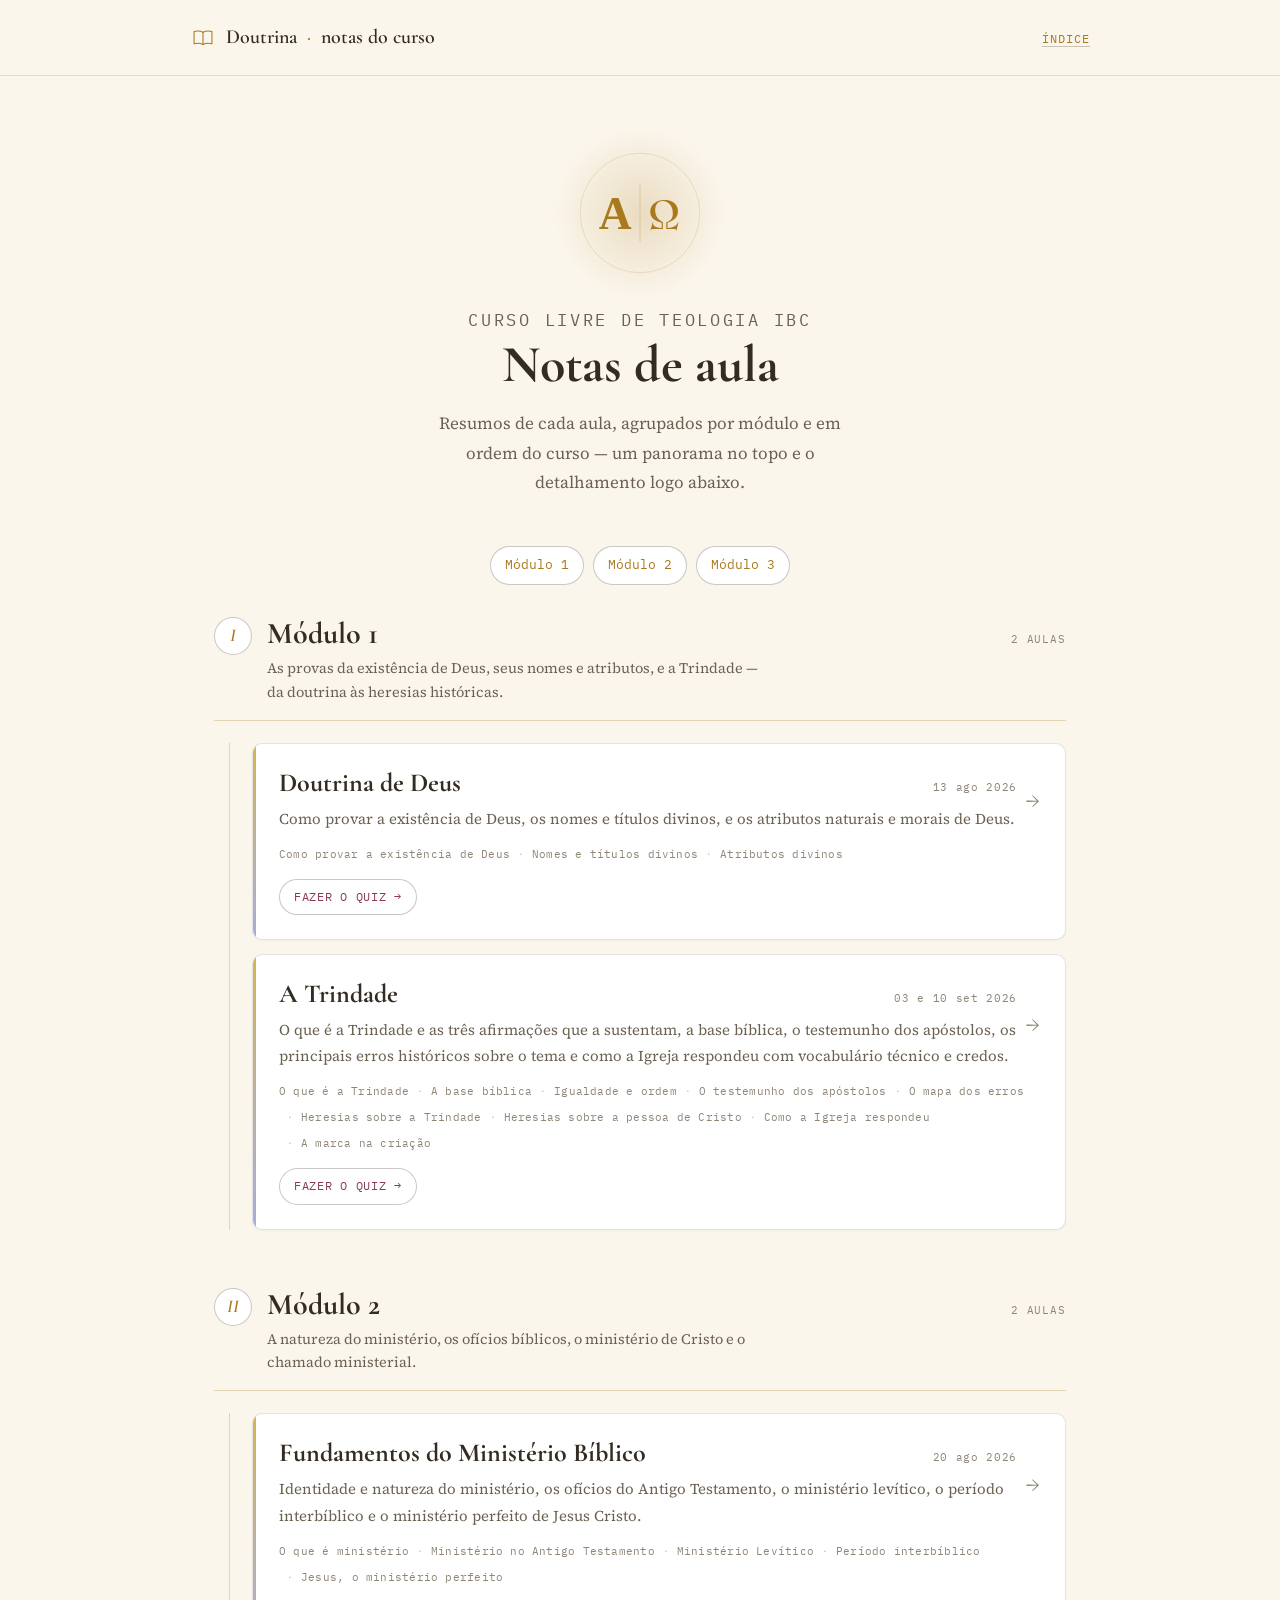
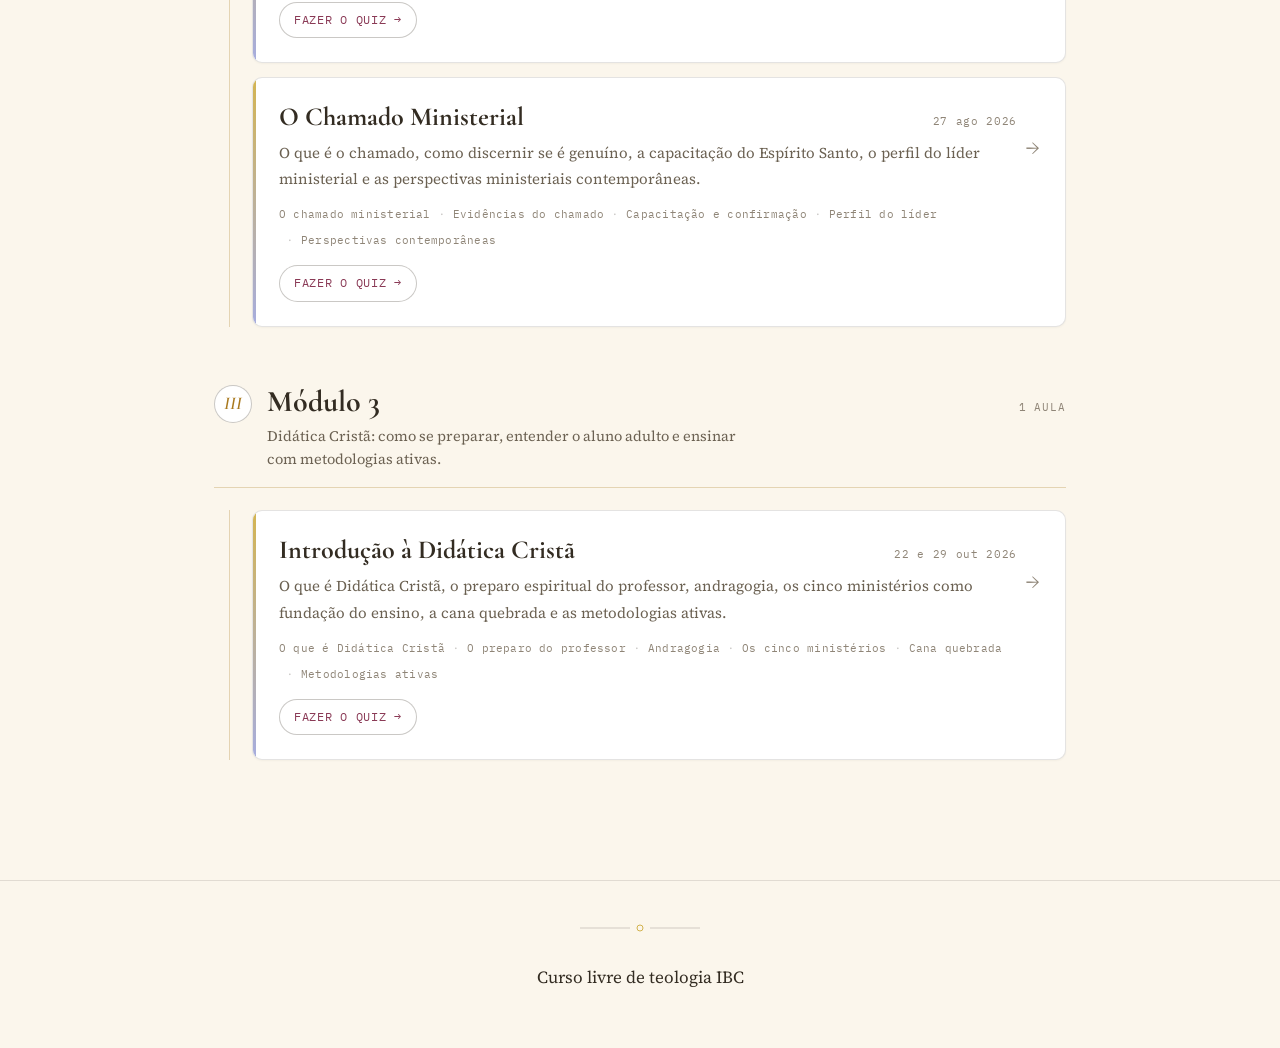
<file: index.html>
<!DOCTYPE html>
<html lang="pt-BR">
<head>
<meta charset="UTF-8">
<meta name="viewport" content="width=device-width, initial-scale=1.0">
<title>Doutrina — notas do curso de teologia</title>
<link rel="stylesheet" href="css/style.css">
</head>
<body>

<div class="ambient" aria-hidden="true"></div>
<div class="progress" aria-hidden="true"></div>

<header class="site-header">
  <div class="inner">
    <a href="index.html" class="brand">
      <svg viewBox="0 0 32 32" style="color:var(--gold-soft)" aria-hidden="true">
        <path d="M16,9 C13,7.3 9,7 5,8 L5,23 C9,22 13,22.3 16,24" fill="none" stroke="currentColor" stroke-width="1.3" stroke-linecap="round" stroke-linejoin="round"/>
        <path d="M16,9 C19,7.3 23,7 27,8 L27,23 C23,22 19,22.3 16,24" fill="none" stroke="currentColor" stroke-width="1.3" stroke-linecap="round" stroke-linejoin="round"/>
        <line x1="16" y1="9" x2="16" y2="24" stroke="currentColor" stroke-width="1.3"/>
      </svg>
      Doutrina <span>&middot;</span> notas do curso
    </a>
    <nav><a href="index.html">Índice</a></nav>
  </div>
</header>

<main>
  <section class="index-hero reveal">
    <div class="medallion" aria-hidden="true">
      <div class="medallion-glow"></div>
      <svg viewBox="0 0 200 200" width="100%" height="100%">
        <circle class="ring" cx="100" cy="100" r="92" fill="none" stroke="var(--gold-dim)" stroke-width="1"/>
        <text x="62" y="124" font-family="'Cormorant Garamond', Georgia, serif" font-size="70" font-weight="700" fill="var(--gold-soft)" text-anchor="middle">&#913;</text>
        <text x="138" y="124" font-family="'Cormorant Garamond', Georgia, serif" font-size="70" font-weight="700" fill="var(--gold-soft)" text-anchor="middle">&#937;</text>
        <line x1="100" y1="55" x2="100" y2="145" stroke="var(--gold-soft)" stroke-width="1" opacity="0.35"/>
      </svg>
    </div>
    <p class="section-tag">Curso livre de teologia IBC</p>
    <h1>Notas de aula</h1>
    <p>Resumos de cada aula, agrupados por módulo e em ordem do curso &mdash; um panorama no topo e o detalhamento logo abaixo.</p>
  </section>

  <nav class="chip-row module-nav reveal" aria-label="Ir para um módulo">
    <a class="chip" href="#modulo-1">Módulo 1</a>
    <a class="chip" href="#modulo-2">Módulo 2</a>
    <a class="chip" href="#modulo-3">Módulo 3</a>
  </nav>

  <section class="module-block reveal" id="modulo-1">
    <header class="module-head">
      <span class="module-num" aria-hidden="true">I</span>
      <div class="module-head-text">
        <div class="module-head-top">
          <h2>Módulo 1</h2>
          <span class="module-count">2 aulas</span>
        </div>
        <p>As provas da existência de Deus, seus nomes e atributos, e a Trindade — da doutrina às heresias históricas.</p>
      </div>
    </header>

    <ol class="module-aulas">
      <li class="reveal">
        <div class="aula-card">
          <span class="aula-seq" aria-hidden="true">1</span>
          <a class="aula-card-link" href="aulas/2026-08-13-doutrina-de-deus.html">
            <div class="aula-card-top">
              <h3>Doutrina de Deus</h3>
              <span class="aula-date">13 ago 2026</span>
            </div>
            <p>Como provar a existência de Deus, os nomes e títulos divinos, e os atributos naturais e morais de Deus.</p>
            <span class="go" aria-hidden="true">&rarr;</span>
          </a>
          <ul class="aula-topics">
            <li><a href="aulas/2026-08-13-doutrina-de-deus.html#existencia">Como provar a existência de Deus</a></li>
            <li><a href="aulas/2026-08-13-doutrina-de-deus.html#nomes">Nomes e títulos divinos</a></li>
            <li><a href="aulas/2026-08-13-doutrina-de-deus.html#atributos">Atributos divinos</a></li>
          </ul>
          <a class="aula-quiz-link" href="aulas/2026-08-13-doutrina-de-deus-quiz.html">Fazer o quiz &rarr;</a>
        </div>
      </li>
      <li class="reveal">
        <div class="aula-card">
          <span class="aula-seq" aria-hidden="true">2</span>
          <a class="aula-card-link" href="aulas/2026-09-03-trindade.html">
            <div class="aula-card-top">
              <h3>A Trindade</h3>
              <span class="aula-date">03 e 10 set 2026</span>
            </div>
            <p>O que é a Trindade e as três afirmações que a sustentam, a base bíblica, o testemunho dos apóstolos, os principais erros históricos sobre o tema e como a Igreja respondeu com vocabulário técnico e credos.</p>
            <span class="go" aria-hidden="true">&rarr;</span>
          </a>
          <ul class="aula-topics">
            <li><a href="aulas/2026-09-03-trindade.html#def">O que é a Trindade</a></li>
            <li><a href="aulas/2026-09-03-trindade.html#biblia">A base bíblica</a></li>
            <li><a href="aulas/2026-09-03-trindade.html#ordem">Igualdade e ordem</a></li>
            <li><a href="aulas/2026-09-03-trindade.html#apostolos">O testemunho dos apóstolos</a></li>
            <li><a href="aulas/2026-09-03-trindade.html#mapa">O mapa dos erros</a></li>
            <li><a href="aulas/2026-09-03-trindade.html#sobre-deus">Heresias sobre a Trindade</a></li>
            <li><a href="aulas/2026-09-03-trindade.html#sobre-cristo">Heresias sobre a pessoa de Cristo</a></li>
            <li><a href="aulas/2026-09-03-trindade.html#resposta">Como a Igreja respondeu</a></li>
            <li><a href="aulas/2026-09-03-trindade.html#criacao">A marca na criação</a></li>
          </ul>
          <a class="aula-quiz-link" href="aulas/2026-09-03-trindade-quiz.html">Fazer o quiz &rarr;</a>
        </div>
      </li>
    </ol>
  </section>

  <section class="module-block reveal" id="modulo-2">
    <header class="module-head">
      <span class="module-num" aria-hidden="true">II</span>
      <div class="module-head-text">
        <div class="module-head-top">
          <h2>Módulo 2</h2>
          <span class="module-count">2 aulas</span>
        </div>
        <p>A natureza do ministério, os ofícios bíblicos, o ministério de Cristo e o chamado ministerial.</p>
      </div>
    </header>

    <ol class="module-aulas">
      <li class="reveal">
        <div class="aula-card">
          <span class="aula-seq" aria-hidden="true">1</span>
          <a class="aula-card-link" href="aulas/2026-08-20-fundamentos-do-ministerio.html">
            <div class="aula-card-top">
              <h3>Fundamentos do Ministério Bíblico</h3>
              <span class="aula-date">20 ago 2026</span>
            </div>
            <p>Identidade e natureza do ministério, os ofícios do Antigo Testamento, o ministério levítico, o período interbíblico e o ministério perfeito de Jesus Cristo.</p>
            <span class="go" aria-hidden="true">&rarr;</span>
          </a>
          <ul class="aula-topics">
            <li><a href="aulas/2026-08-20-fundamentos-do-ministerio.html#fundamentos">O que é ministério</a></li>
            <li><a href="aulas/2026-08-20-fundamentos-do-ministerio.html#antigo-testamento">Ministério no Antigo Testamento</a></li>
            <li><a href="aulas/2026-08-20-fundamentos-do-ministerio.html#levitico">Ministério Levítico</a></li>
            <li><a href="aulas/2026-08-20-fundamentos-do-ministerio.html#interbiblico">Período interbíblico</a></li>
            <li><a href="aulas/2026-08-20-fundamentos-do-ministerio.html#jesus">Jesus, o ministério perfeito</a></li>
          </ul>
          <a class="aula-quiz-link" href="aulas/2026-08-20-fundamentos-do-ministerio-quiz.html">Fazer o quiz &rarr;</a>
        </div>
      </li>
      <li class="reveal">
        <div class="aula-card">
          <span class="aula-seq" aria-hidden="true">2</span>
          <a class="aula-card-link" href="aulas/2026-08-27-o-chamado-ministerial.html">
            <div class="aula-card-top">
              <h3>O Chamado Ministerial</h3>
              <span class="aula-date">27 ago 2026</span>
            </div>
            <p>O que é o chamado, como discernir se é genuíno, a capacitação do Espírito Santo, o perfil do líder ministerial e as perspectivas ministeriais contemporâneas.</p>
            <span class="go" aria-hidden="true">&rarr;</span>
          </a>
          <ul class="aula-topics">
            <li><a href="aulas/2026-08-27-o-chamado-ministerial.html#chamado">O chamado ministerial</a></li>
            <li><a href="aulas/2026-08-27-o-chamado-ministerial.html#evidencias">Evidências do chamado</a></li>
            <li><a href="aulas/2026-08-27-o-chamado-ministerial.html#capacitacao">Capacitação e confirmação</a></li>
            <li><a href="aulas/2026-08-27-o-chamado-ministerial.html#perfil">Perfil do líder</a></li>
            <li><a href="aulas/2026-08-27-o-chamado-ministerial.html#perspectivas">Perspectivas contemporâneas</a></li>
          </ul>
          <a class="aula-quiz-link" href="aulas/2026-08-27-o-chamado-ministerial-quiz.html">Fazer o quiz &rarr;</a>
        </div>
      </li>
    </ol>
  </section>

  <section class="module-block reveal" id="modulo-3">
    <header class="module-head">
      <span class="module-num" aria-hidden="true">III</span>
      <div class="module-head-text">
        <div class="module-head-top">
          <h2>Módulo 3</h2>
          <span class="module-count">1 aula</span>
        </div>
        <p>Didática Cristã: como se preparar, entender o aluno adulto e ensinar com metodologias ativas.</p>
      </div>
    </header>

    <ol class="module-aulas">
      <li class="reveal">
        <div class="aula-card">
          <span class="aula-seq" aria-hidden="true">1</span>
          <a class="aula-card-link" href="aulas/2026-10-22-didatica-crista.html">
            <div class="aula-card-top">
              <h3>Introdução à Didática Cristã</h3>
              <span class="aula-date">22 e 29 out 2026</span>
            </div>
            <p>O que é Didática Cristã, o preparo espiritual do professor, andragogia, os cinco ministérios como fundação do ensino, a cana quebrada e as metodologias ativas.</p>
            <span class="go" aria-hidden="true">&rarr;</span>
          </a>
          <ul class="aula-topics">
            <li><a href="aulas/2026-10-22-didatica-crista.html#didatica">O que é Didática Cristã</a></li>
            <li><a href="aulas/2026-10-22-didatica-crista.html#preparo">O preparo do professor</a></li>
            <li><a href="aulas/2026-10-22-didatica-crista.html#andragogia">Andragogia</a></li>
            <li><a href="aulas/2026-10-22-didatica-crista.html#ministerios">Os cinco ministérios</a></li>
            <li><a href="aulas/2026-10-22-didatica-crista.html#cana-quebrada">Cana quebrada</a></li>
            <li><a href="aulas/2026-10-22-didatica-crista.html#metodologias">Metodologias ativas</a></li>
          </ul>
          <a class="aula-quiz-link" href="aulas/2026-10-22-didatica-crista-quiz.html">Fazer o quiz &rarr;</a>
        </div>
      </li>
    </ol>
  </section>
</main>

<footer class="site-footer">
  <svg class="footer-flourish" viewBox="0 0 120 14" aria-hidden="true">
    <line x1="0" y1="7" x2="50" y2="7" stroke="var(--border-strong)" stroke-width="1"/>
    <circle cx="60" cy="7" r="3" fill="none" stroke="var(--gold)" stroke-width="1"/>
    <line x1="70" y1="7" x2="120" y2="7" stroke="var(--border-strong)" stroke-width="1"/>
  </svg>
  <p class="eyebrow">Curso livre de teologia IBC</p>
</footer>

<script src="js/site.js"></script>
</body>
</html>
</file>
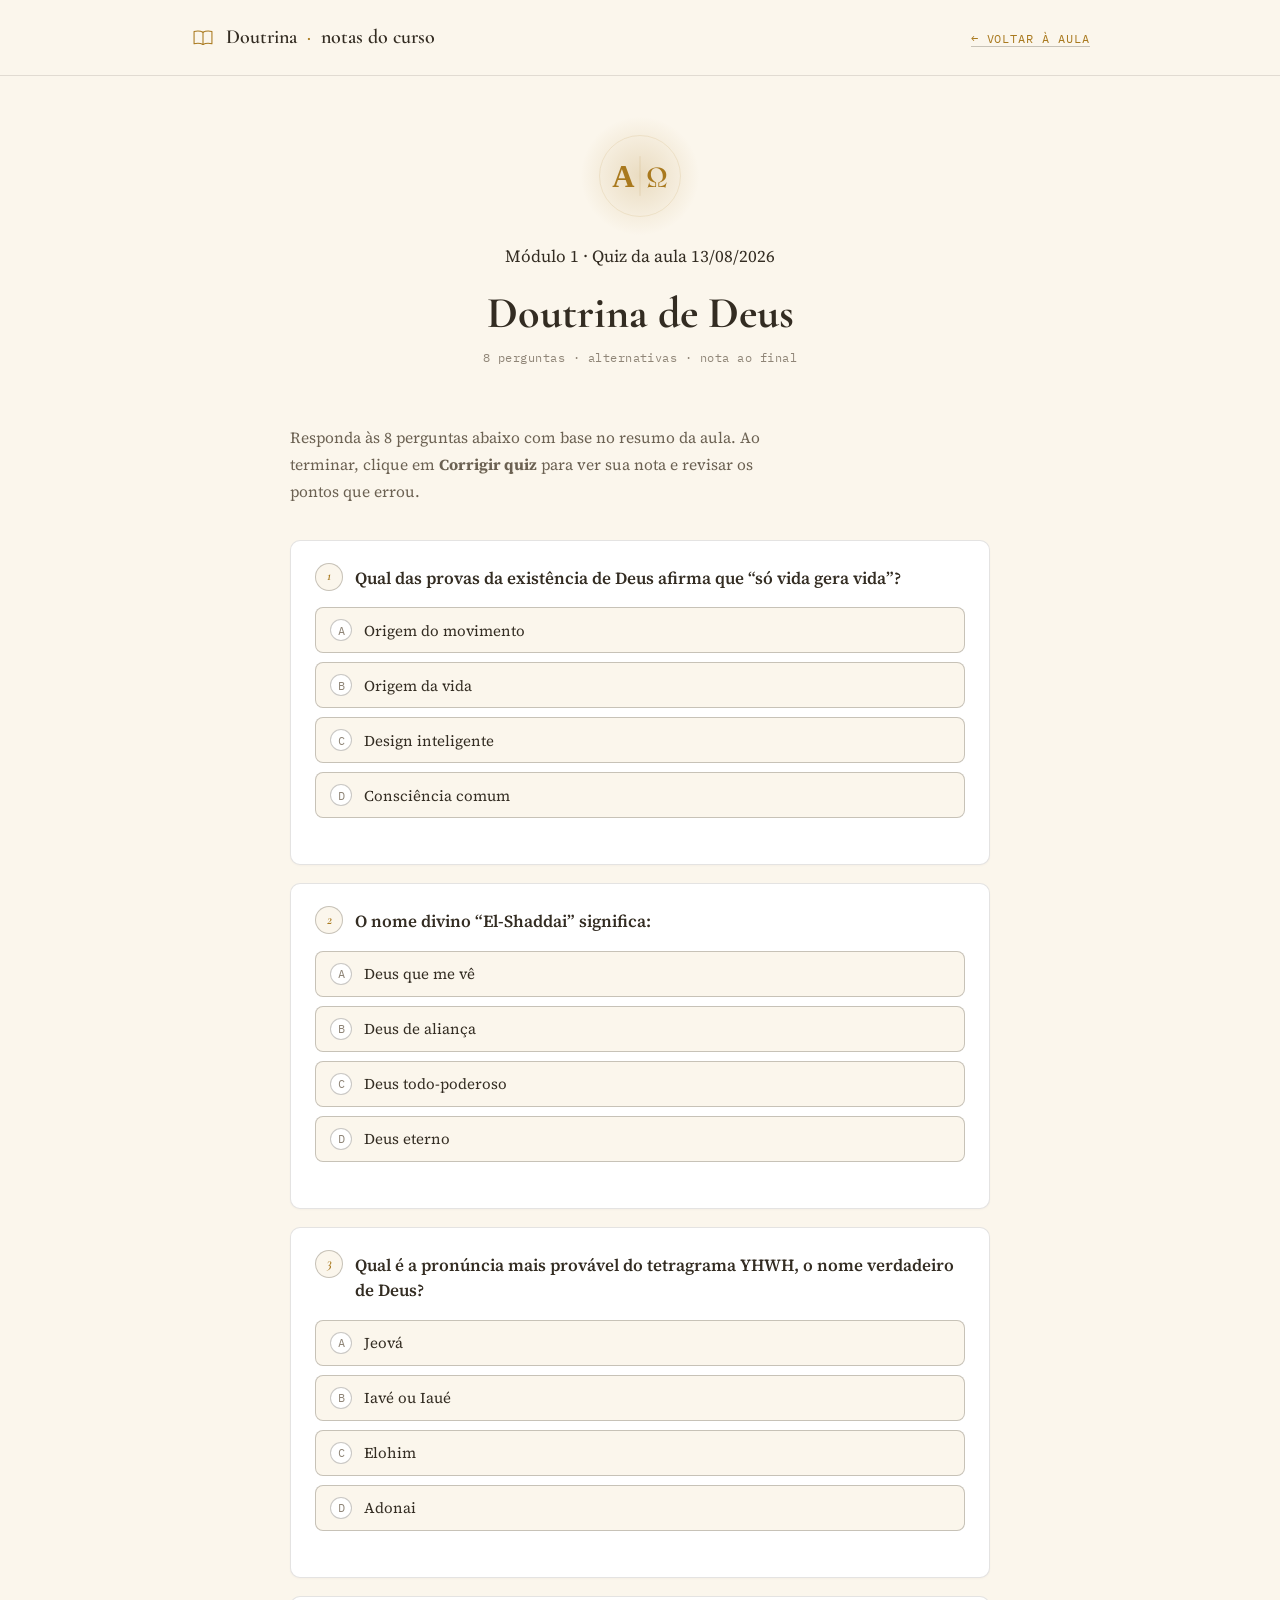
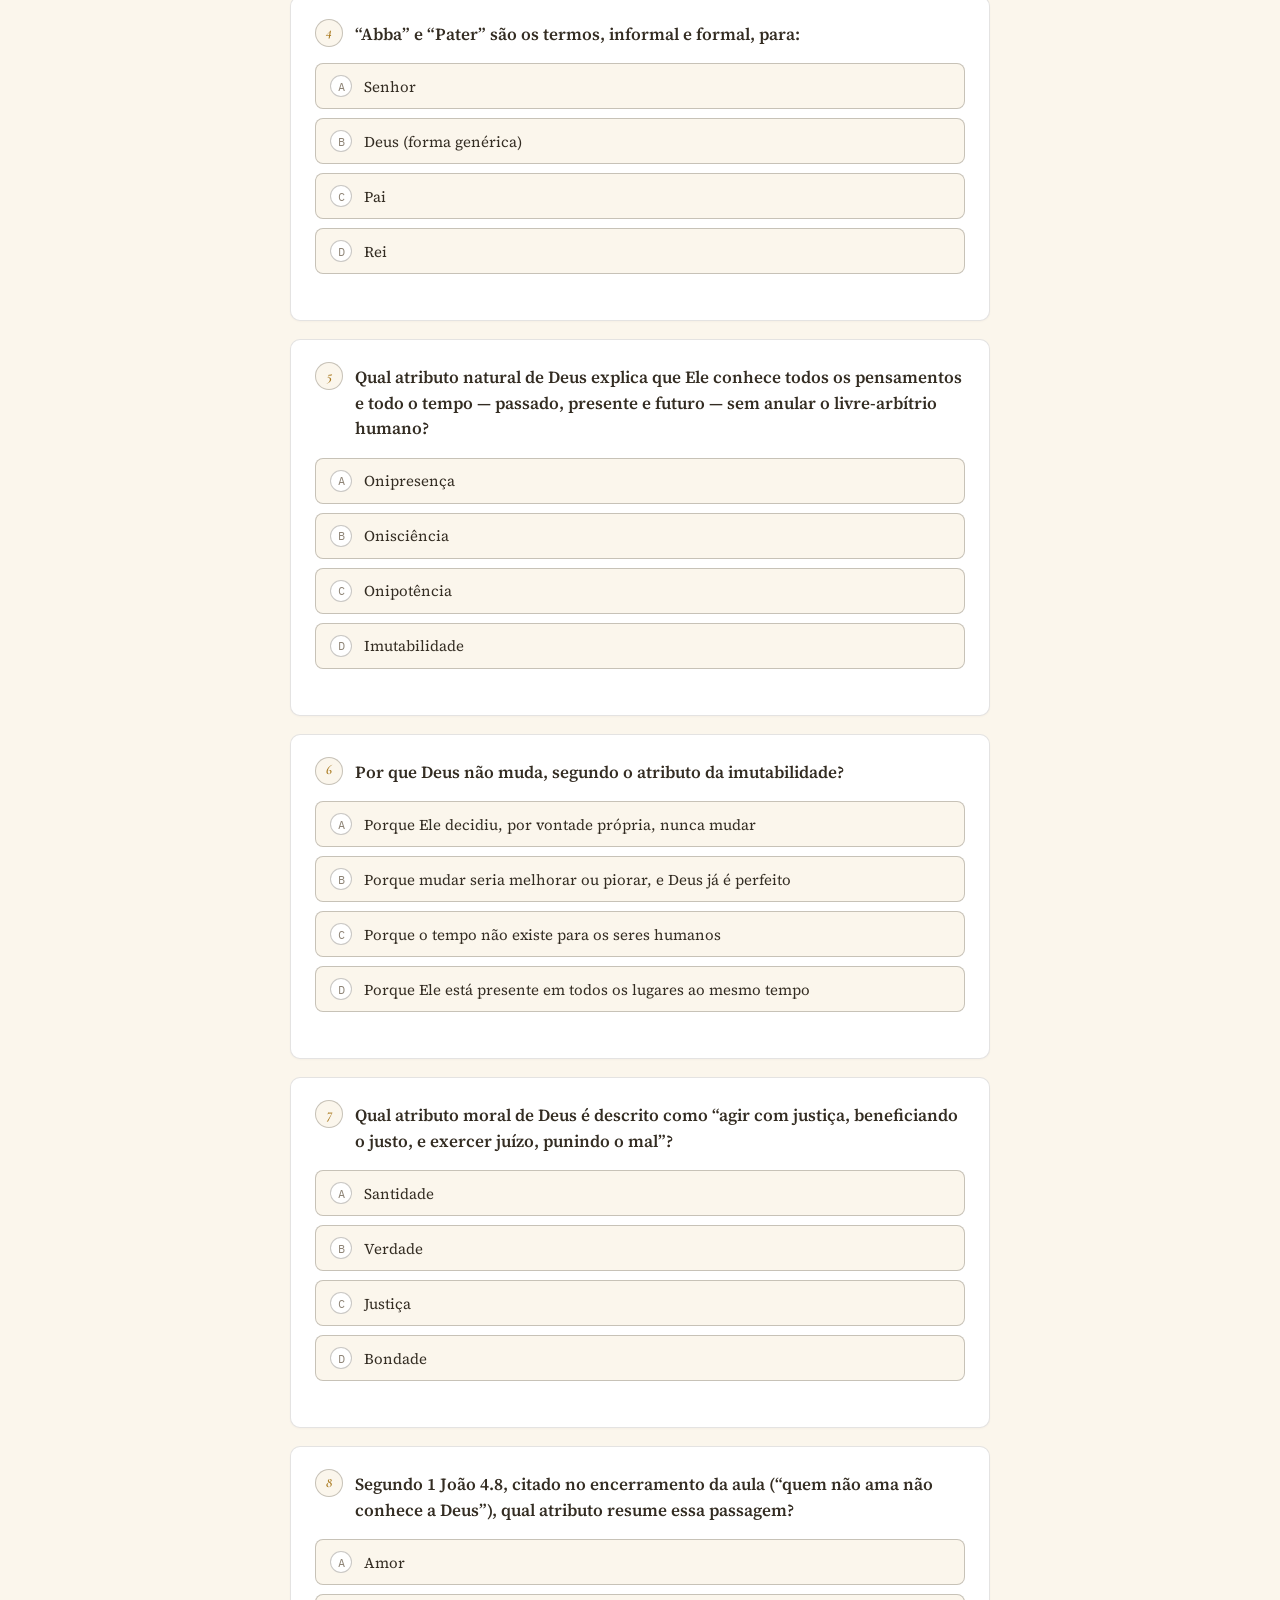
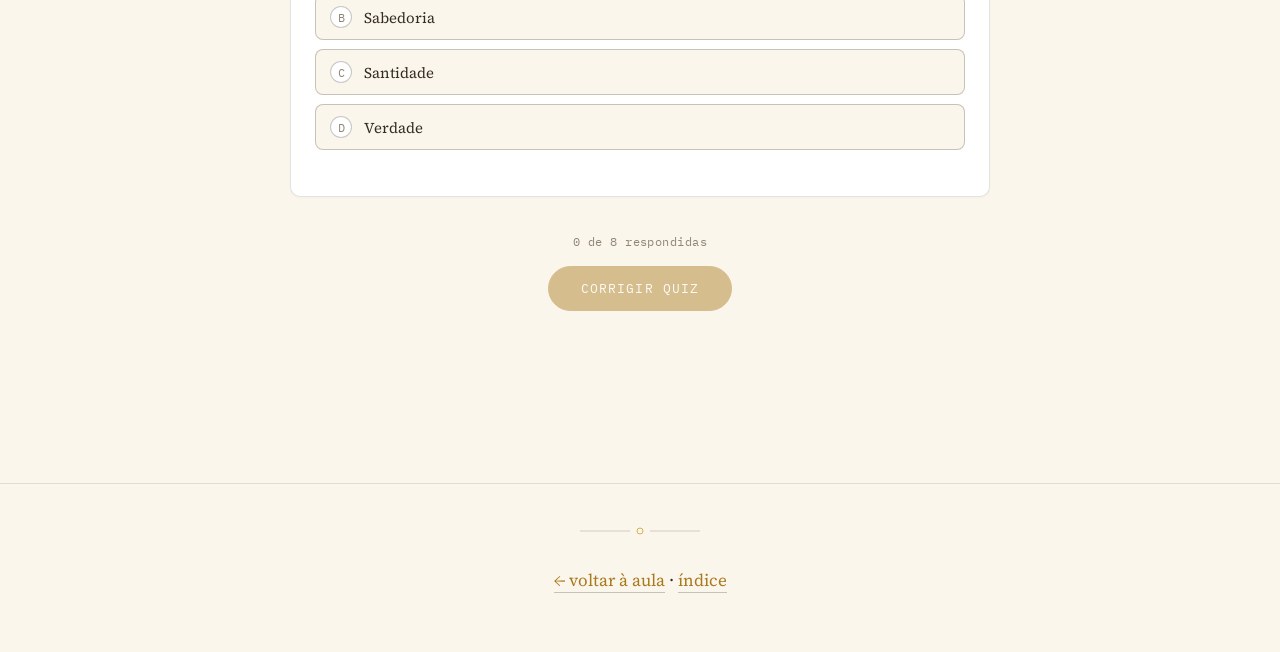
<file: aulas/2026-08-13-doutrina-de-deus-quiz.html>
<!DOCTYPE html>
<html lang="pt-BR">
<head>
<meta charset="UTF-8">
<meta name="viewport" content="width=device-width, initial-scale=1.0">
<title>Quiz — Doutrina de Deus</title>
<link rel="stylesheet" href="../css/style.css">
</head>
<body>

<div class="ambient" aria-hidden="true"></div>
<div class="progress" aria-hidden="true"></div>

<header class="site-header">
  <div class="inner">
    <a href="../index.html" class="brand">
      <svg viewBox="0 0 32 32" style="color:var(--gold-soft)" aria-hidden="true">
        <path d="M16,9 C13,7.3 9,7 5,8 L5,23 C9,22 13,22.3 16,24" fill="none" stroke="currentColor" stroke-width="1.3" stroke-linecap="round" stroke-linejoin="round"/>
        <path d="M16,9 C19,7.3 23,7 27,8 L27,23 C23,22 19,22.3 16,24" fill="none" stroke="currentColor" stroke-width="1.3" stroke-linecap="round" stroke-linejoin="round"/>
        <line x1="16" y1="9" x2="16" y2="24" stroke="currentColor" stroke-width="1.3"/>
      </svg>
      Doutrina <span>&middot;</span> notas do curso
    </a>
    <nav><a href="2026-08-13-doutrina-de-deus.html">&larr; Voltar à aula</a></nav>
  </div>
</header>

<main>
  <div class="page-inner">

  <div class="lecture-header reveal">
    <div class="medallion" aria-hidden="true">
      <div class="medallion-glow"></div>
      <svg viewBox="0 0 200 200" width="100%" height="100%">
        <circle class="ring" cx="100" cy="100" r="92" fill="none" stroke="var(--gold-dim)" stroke-width="1"/>
        <text x="62" y="124" font-family="'Cormorant Garamond', Georgia, serif" font-size="70" font-weight="700" fill="var(--gold-soft)" text-anchor="middle">&#913;</text>
        <text x="138" y="124" font-family="'Cormorant Garamond', Georgia, serif" font-size="70" font-weight="700" fill="var(--gold-soft)" text-anchor="middle">&#937;</text>
        <line x1="100" y1="55" x2="100" y2="145" stroke="var(--gold-soft)" stroke-width="1" opacity="0.35"/>
      </svg>
    </div>
    <p class="eyebrow">Módulo 1 &middot; Quiz da aula 13/08/2026</p>
    <h1>Doutrina de Deus</h1>
    <p class="lecture-sub">8 perguntas &middot; alternativas &middot; nota ao final</p>
  </div>

  <section class="section reveal">
    <p class="quiz-intro">Responda às 8 perguntas abaixo com base no resumo da aula. Ao terminar, clique em <strong>Corrigir quiz</strong> para ver sua nota e revisar os pontos que errou.</p>

    <div id="quiz-root"></div>
  </section>

  </div>
</main>

<footer class="site-footer">
  <svg class="footer-flourish" viewBox="0 0 120 14" aria-hidden="true">
    <line x1="0" y1="7" x2="50" y2="7" stroke="var(--border-strong)" stroke-width="1"/>
    <circle cx="60" cy="7" r="3" fill="none" stroke="var(--gold)" stroke-width="1"/>
    <line x1="70" y1="7" x2="120" y2="7" stroke="var(--border-strong)" stroke-width="1"/>
  </svg>
  <p class="eyebrow"><a href="2026-08-13-doutrina-de-deus.html">&larr; voltar à aula</a> &middot; <a href="../index.html">índice</a></p>
</footer>

<a href="#" class="top-link" aria-label="Voltar ao topo" onclick="window.scrollTo({top:0,behavior:'smooth'});return false;">
  <svg width="16" height="16" viewBox="0 0 16 16" aria-hidden="true"><path d="M8 3 L13 10 L10 10 L10 13 L6 13 L6 10 L3 10 Z" fill="currentColor"/></svg>
</a>

<script>
window.QUIZ = {
  questions: [
    {
      q: "Qual das provas da existência de Deus afirma que “só vida gera vida”?",
      options: ["Origem do movimento", "Origem da vida", "Design inteligente", "Consciência comum"],
      correct: 1
    },
    {
      q: "O nome divino “El-Shaddai” significa:",
      options: ["Deus que me vê", "Deus de aliança", "Deus todo-poderoso", "Deus eterno"],
      correct: 2
    },
    {
      q: "Qual é a pronúncia mais provável do tetragrama YHWH, o nome verdadeiro de Deus?",
      options: ["Jeová", "Iavé ou Iaué", "Elohim", "Adonai"],
      correct: 1
    },
    {
      q: "“Abba” e “Pater” são os termos, informal e formal, para:",
      options: ["Senhor", "Deus (forma genérica)", "Pai", "Rei"],
      correct: 2
    },
    {
      q: "Qual atributo natural de Deus explica que Ele conhece todos os pensamentos e todo o tempo — passado, presente e futuro — sem anular o livre-arbítrio humano?",
      options: ["Onipresença", "Onisciência", "Onipotência", "Imutabilidade"],
      correct: 1
    },
    {
      q: "Por que Deus não muda, segundo o atributo da imutabilidade?",
      options: [
        "Porque Ele decidiu, por vontade própria, nunca mudar",
        "Porque mudar seria melhorar ou piorar, e Deus já é perfeito",
        "Porque o tempo não existe para os seres humanos",
        "Porque Ele está presente em todos os lugares ao mesmo tempo"
      ],
      correct: 1
    },
    {
      q: "Qual atributo moral de Deus é descrito como “agir com justiça, beneficiando o justo, e exercer juízo, punindo o mal”?",
      options: ["Santidade", "Verdade", "Justiça", "Bondade"],
      correct: 2
    },
    {
      q: "Segundo 1 João 4.8, citado no encerramento da aula (“quem não ama não conhece a Deus”), qual atributo resume essa passagem?",
      options: ["Amor", "Sabedoria", "Santidade", "Verdade"],
      correct: 0
    }
  ]
};
</script>
<script src="../js/site.js"></script>
<script src="../js/quiz.js"></script>
</body>
</html>
</file>
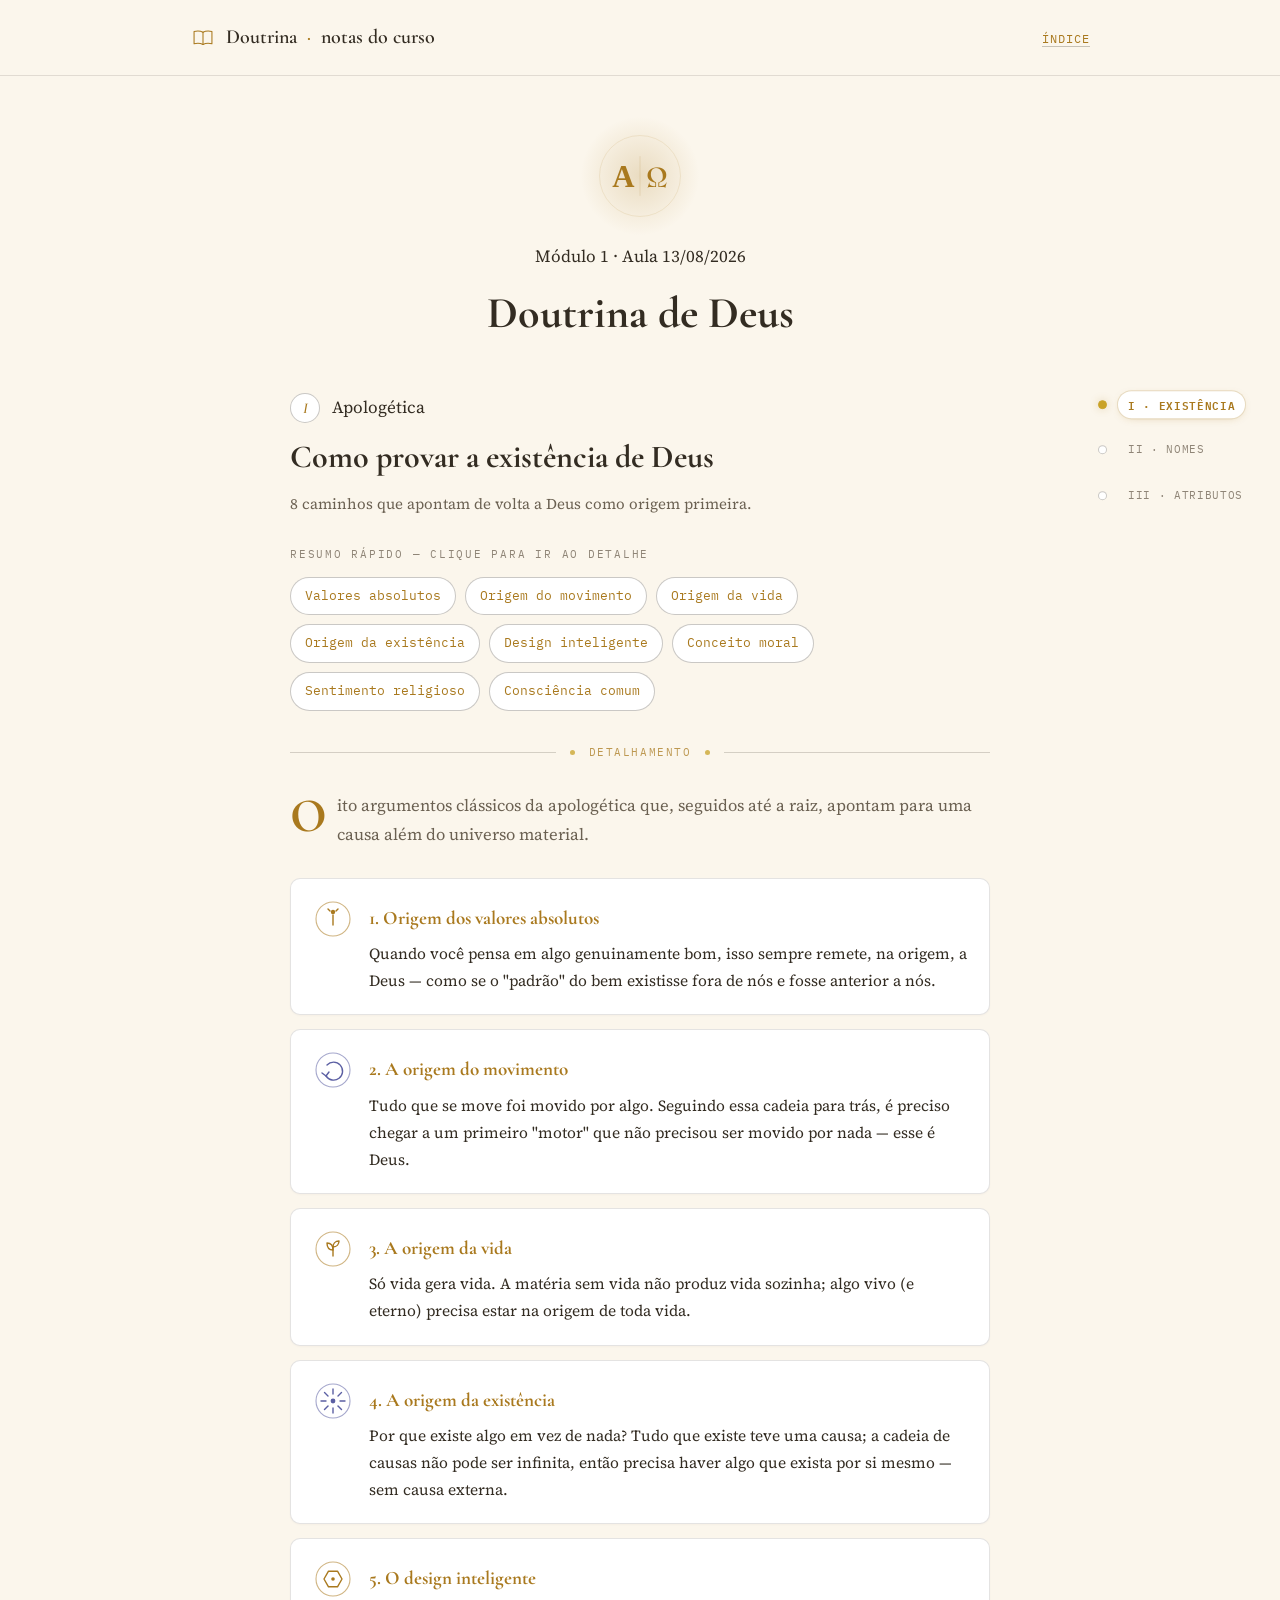
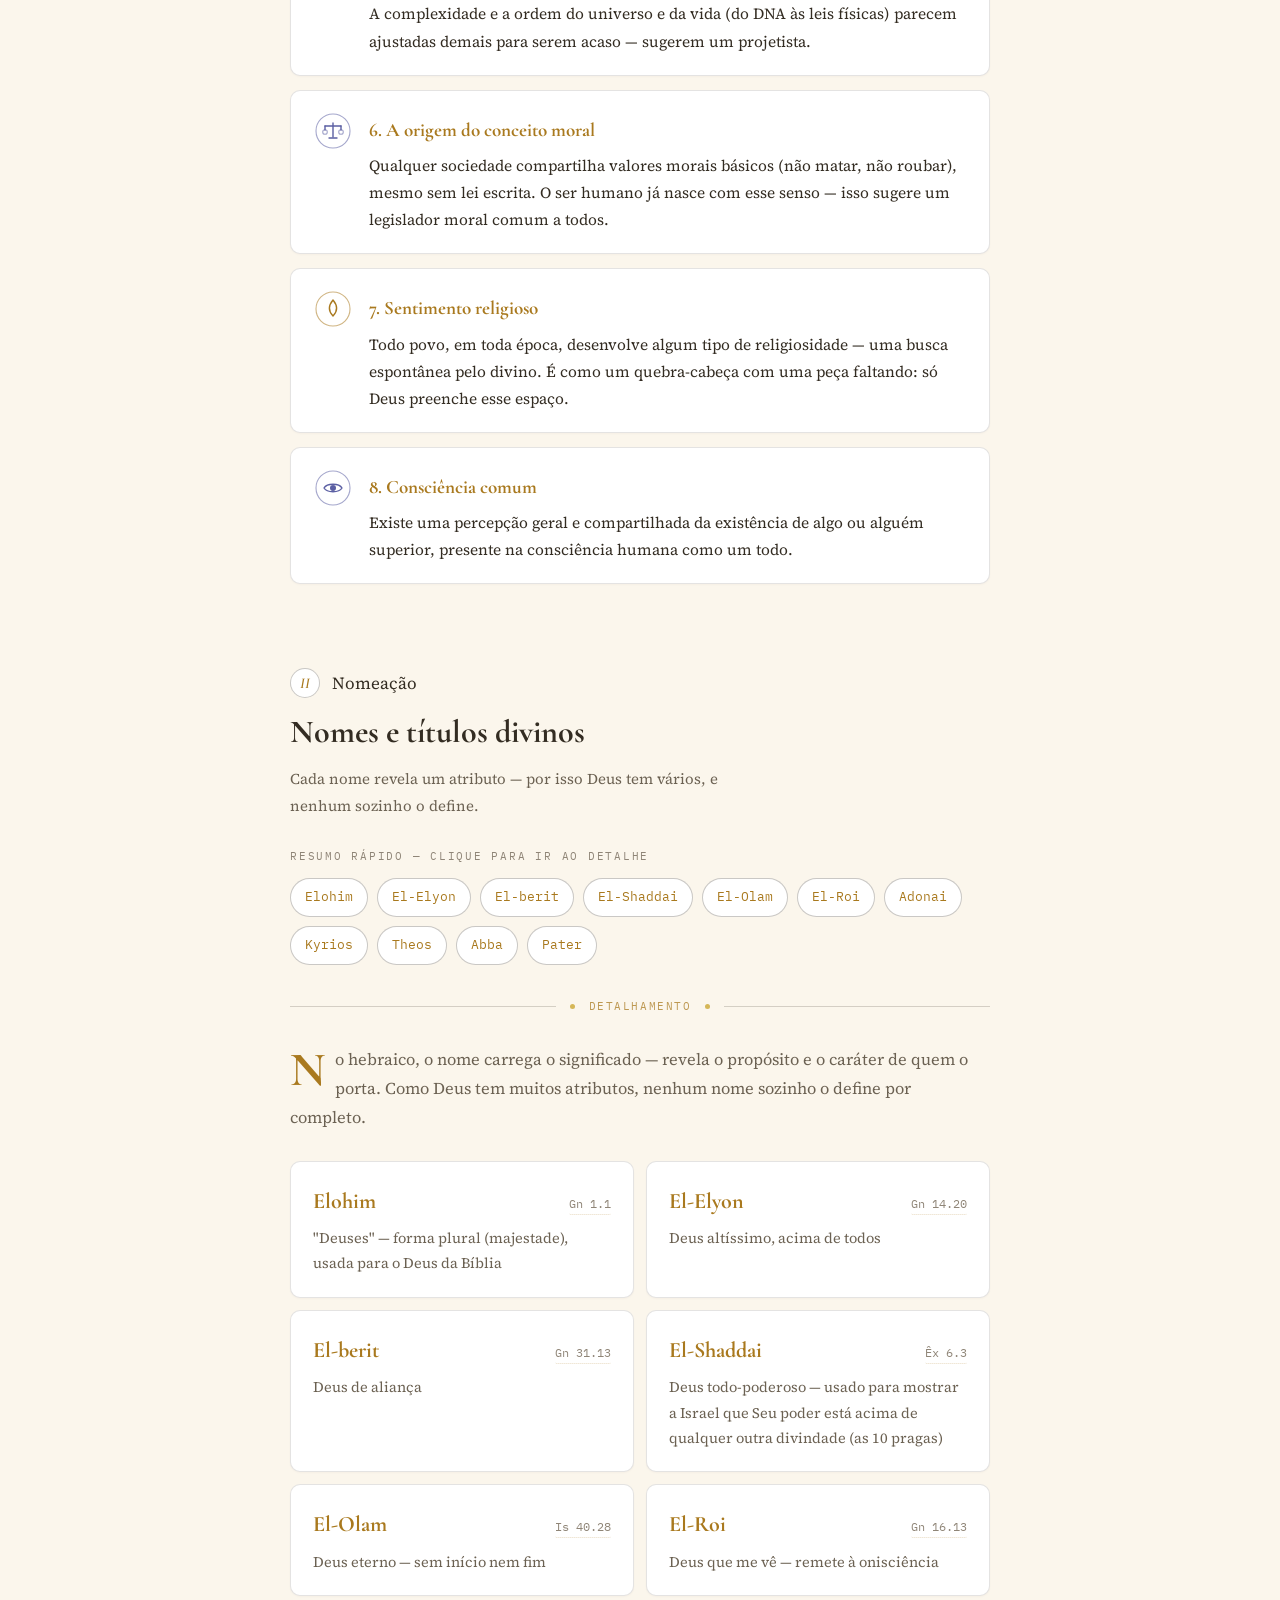
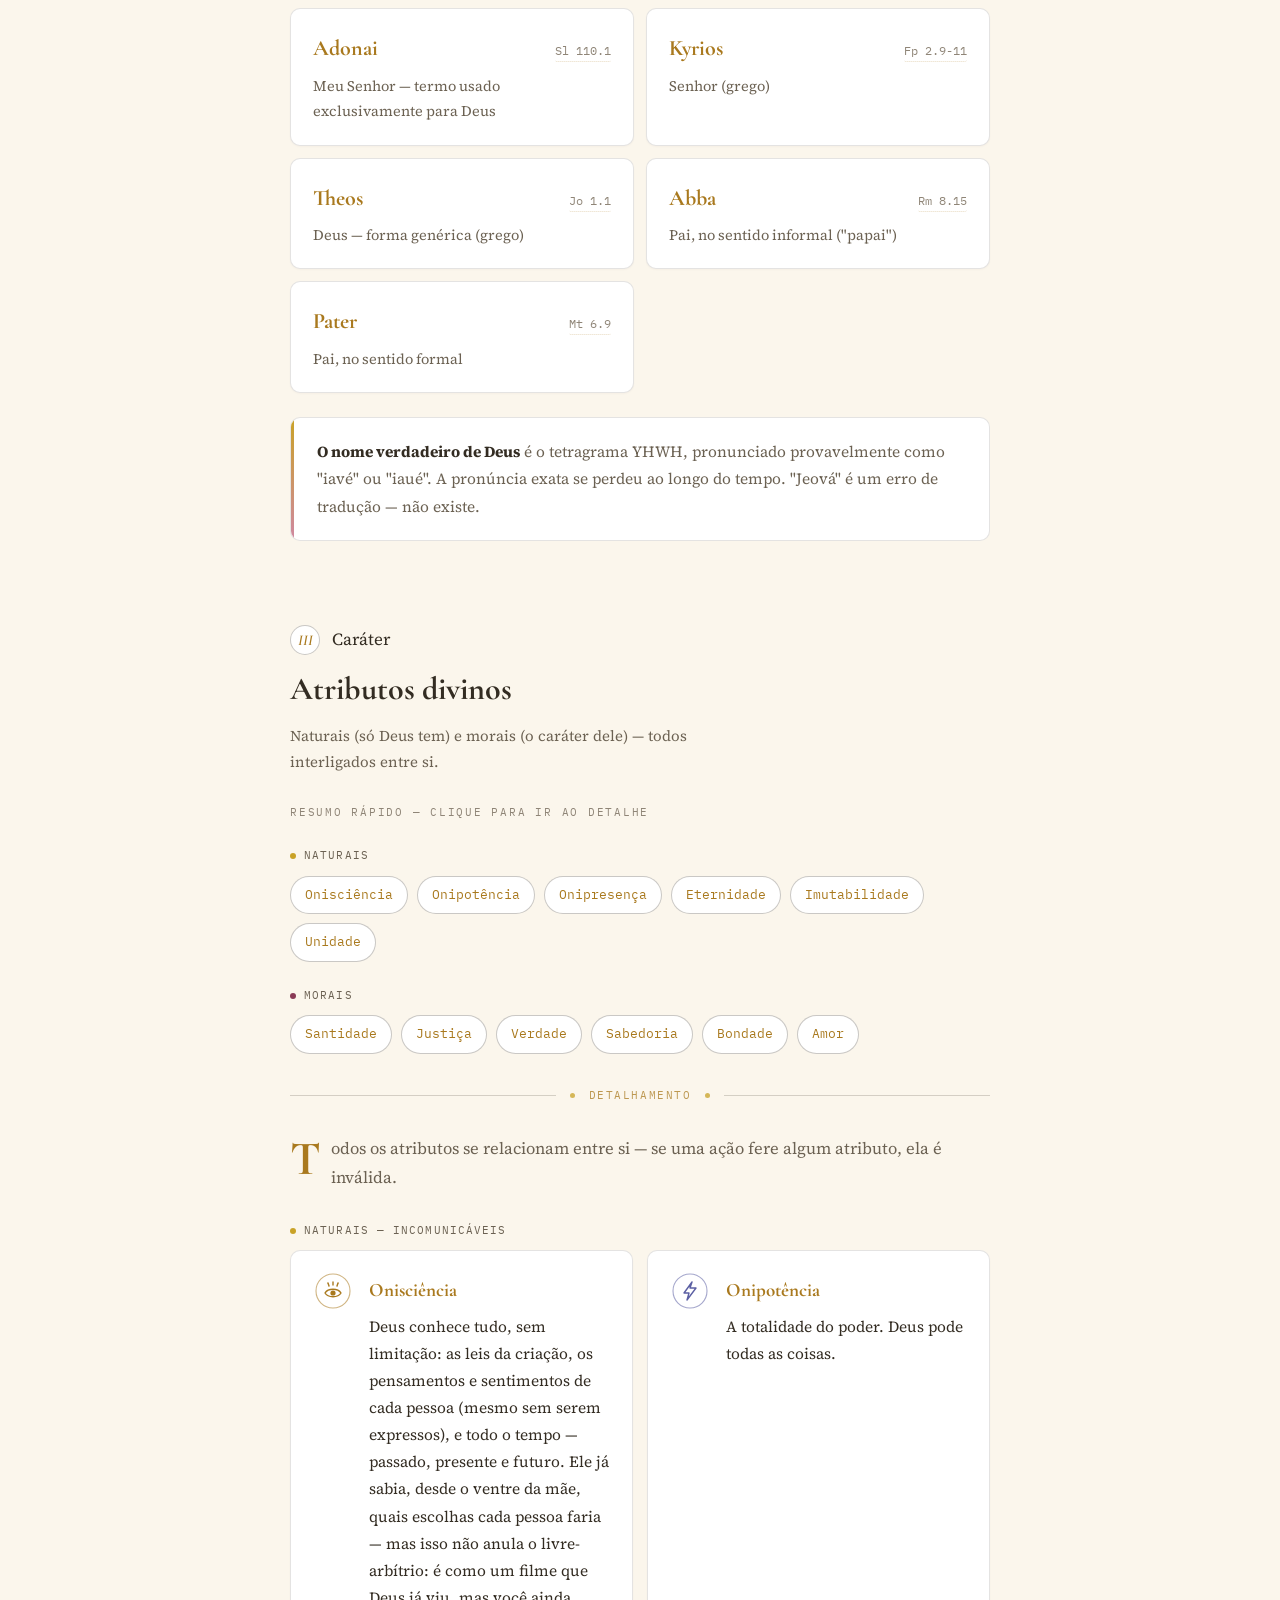
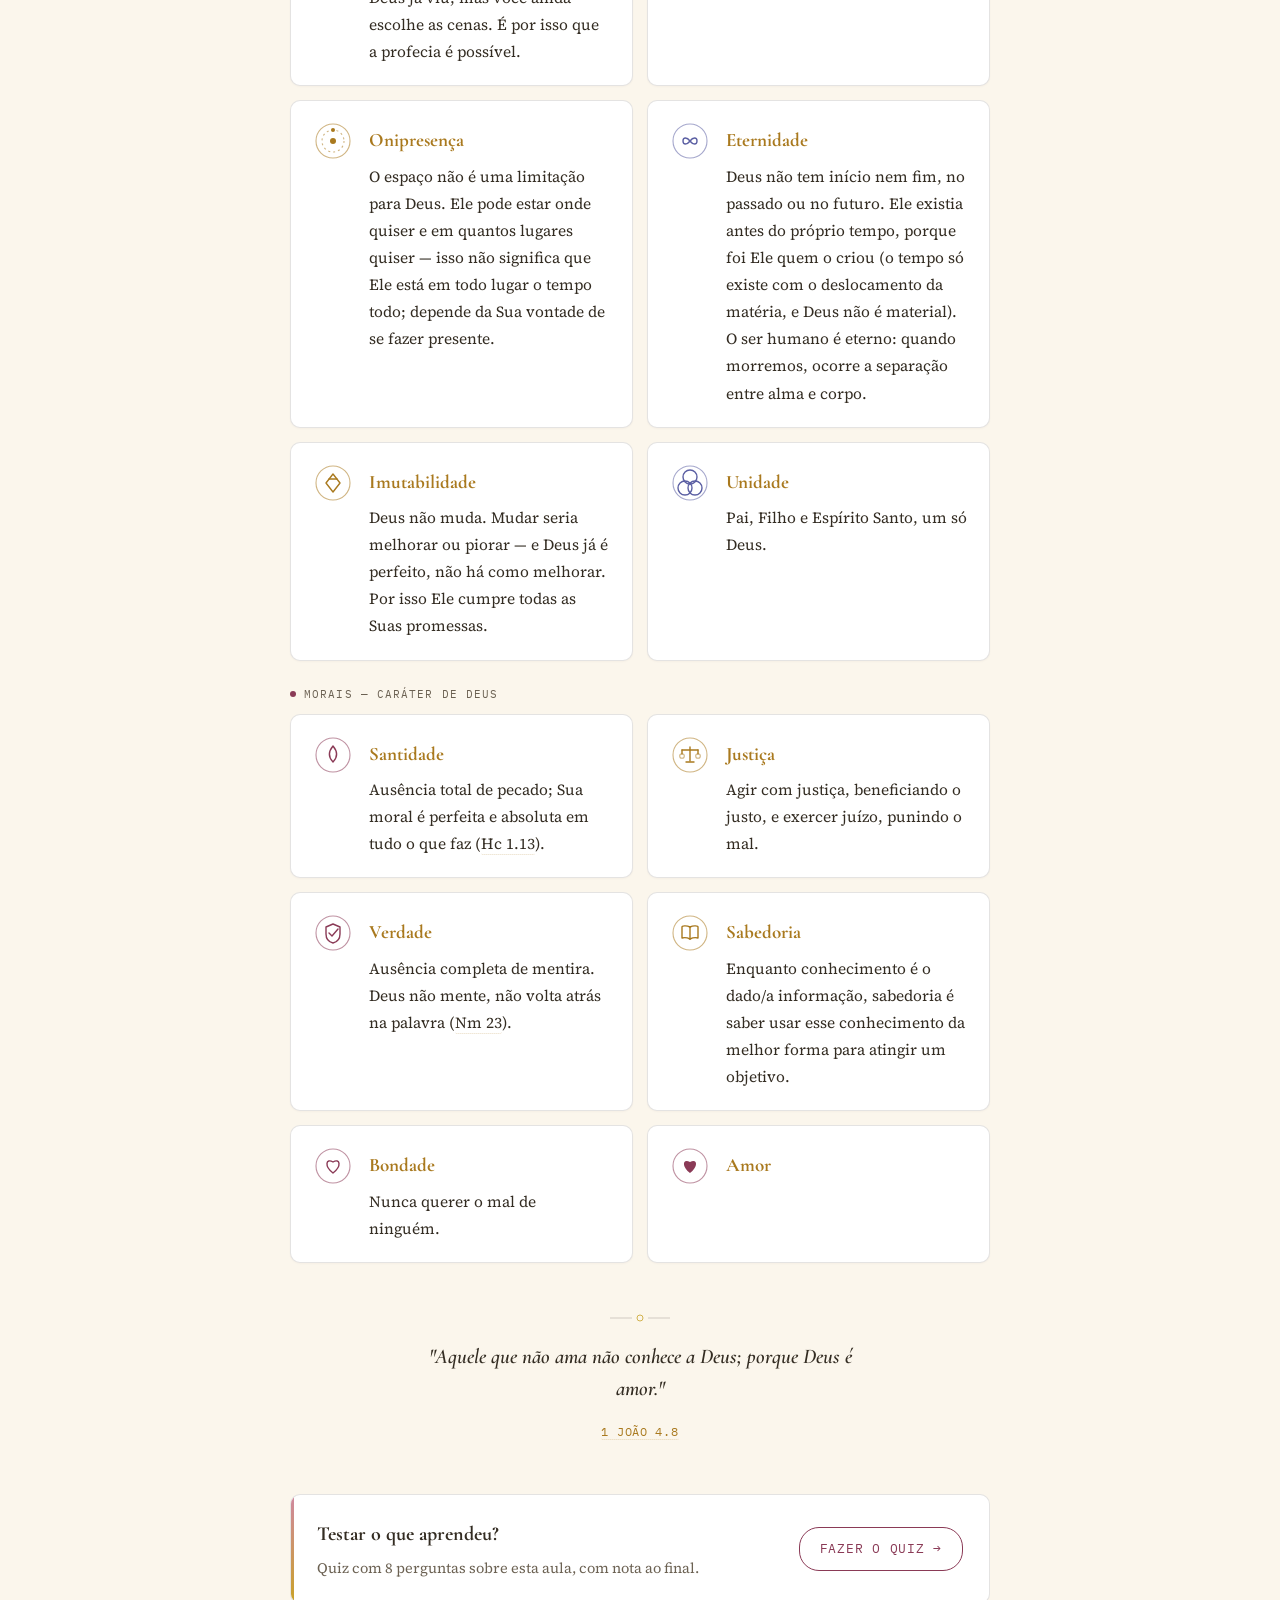
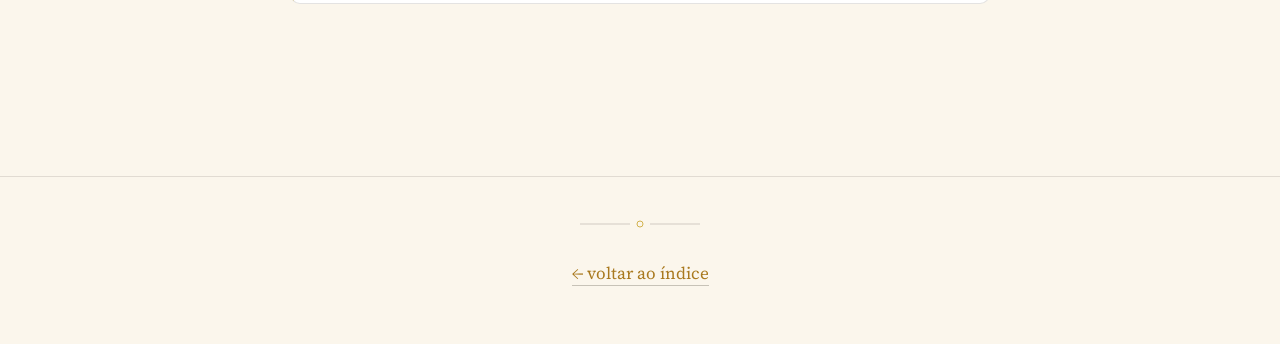
<file: aulas/2026-08-13-doutrina-de-deus.html>
<!DOCTYPE html>
<html lang="pt-BR">
<head>
<meta charset="UTF-8">
<meta name="viewport" content="width=device-width, initial-scale=1.0">
<title>Doutrina de Deus — 13/08/2026</title>
<link rel="stylesheet" href="../css/style.css">
</head>
<body>

<div class="ambient" aria-hidden="true"></div>
<div class="progress" aria-hidden="true"></div>

<header class="site-header">
  <div class="inner">
    <a href="../index.html" class="brand">
      <svg viewBox="0 0 32 32" style="color:var(--gold-soft)" aria-hidden="true">
        <path d="M16,9 C13,7.3 9,7 5,8 L5,23 C9,22 13,22.3 16,24" fill="none" stroke="currentColor" stroke-width="1.3" stroke-linecap="round" stroke-linejoin="round"/>
        <path d="M16,9 C19,7.3 23,7 27,8 L27,23 C23,22 19,22.3 16,24" fill="none" stroke="currentColor" stroke-width="1.3" stroke-linecap="round" stroke-linejoin="round"/>
        <line x1="16" y1="9" x2="16" y2="24" stroke="currentColor" stroke-width="1.3"/>
      </svg>
      Doutrina <span>&middot;</span> notas do curso
    </a>
    <nav><a href="../index.html">Índice</a></nav>
  </div>
</header>

<nav class="toc" aria-label="Índice desta aula">
  <a href="#existencia"><span class="dot"></span><span class="label">I &middot; Existência</span></a>
  <a href="#nomes"><span class="dot"></span><span class="label">II &middot; Nomes</span></a>
  <a href="#atributos"><span class="dot"></span><span class="label">III &middot; Atributos</span></a>
</nav>

<main>
  <div class="page-inner">

  <div class="lecture-header reveal">
    <div class="medallion" aria-hidden="true">
      <div class="medallion-glow"></div>
      <svg viewBox="0 0 200 200" width="100%" height="100%">
        <circle class="ring" cx="100" cy="100" r="92" fill="none" stroke="var(--gold-dim)" stroke-width="1"/>
        <text x="62" y="124" font-family="'Cormorant Garamond', Georgia, serif" font-size="70" font-weight="700" fill="var(--gold-soft)" text-anchor="middle">&#913;</text>
        <text x="138" y="124" font-family="'Cormorant Garamond', Georgia, serif" font-size="70" font-weight="700" fill="var(--gold-soft)" text-anchor="middle">&#937;</text>
        <line x1="100" y1="55" x2="100" y2="145" stroke="var(--gold-soft)" stroke-width="1" opacity="0.35"/>
      </svg>
    </div>
    <p class="eyebrow">Módulo 1 &middot; Aula 13/08/2026</p>
    <h1>Doutrina de Deus</h1>
  </div>

  <!-- SEÇÃO I — EXISTÊNCIA -->
  <section class="section reveal" id="existencia">
    <div class="section-eyebrow"><span class="section-num">I</span><span class="eyebrow">Apologética</span></div>
    <h2>Como provar a existência de Deus</h2>
    <p class="section-sub">8 caminhos que apontam de volta a Deus como origem primeira.</p>

    <p class="resumo-label">Resumo rápido — clique para ir ao detalhe</p>
    <div class="chip-row">
      <a class="chip" href="#prova-1">Valores absolutos</a>
      <a class="chip" href="#prova-2">Origem do movimento</a>
      <a class="chip" href="#prova-3">Origem da vida</a>
      <a class="chip" href="#prova-4">Origem da existência</a>
      <a class="chip" href="#prova-5">Design inteligente</a>
      <a class="chip" href="#prova-6">Conceito moral</a>
      <a class="chip" href="#prova-7">Sentimento religioso</a>
      <a class="chip" href="#prova-8">Consciência comum</a>
    </div>

    <div class="divider"><span class="dot"></span><span>detalhamento</span><span class="dot"></span></div>

    <p class="intro-p">Oito argumentos clássicos da apologética que, seguidos até a raiz, apontam para uma causa além do universo material.</p>

    <div class="card-grid">
      <div class="arg" id="prova-1">
        <svg class="sigil c-gold" viewBox="0 0 40 40" aria-hidden="true">
          <circle class="ring" cx="20" cy="20" r="17"/>
          <line class="mark" x1="20" y1="26" x2="20" y2="16"/>
          <circle class="mark-fill" cx="20" cy="13" r="2.2"/>
          <line class="mark" x1="15" y1="10" x2="17" y2="12"/>
          <line class="mark" x1="25" y1="10" x2="23" y2="12"/>
        </svg>
        <div class="body">
          <h3>1. Origem dos valores absolutos</h3>
          <p>Quando você pensa em algo genuinamente bom, isso sempre remete, na origem, a Deus — como se o "padrão" do bem existisse fora de nós e fosse anterior a nós.</p>
        </div>
      </div>

      <div class="arg" id="prova-2">
        <svg class="sigil c-lapis" viewBox="0 0 40 40" aria-hidden="true">
          <circle class="ring" cx="20" cy="20" r="17"/>
          <path class="mark" d="M14 15 A9 9 0 1 1 13 26"/>
          <path class="mark" d="M9 23 L13 26 L16 22"/>
        </svg>
        <div class="body">
          <h3>2. A origem do movimento</h3>
          <p>Tudo que se move foi movido por algo. Seguindo essa cadeia para trás, é preciso chegar a um primeiro "motor" que não precisou ser movido por nada — esse é Deus.</p>
        </div>
      </div>

      <div class="arg" id="prova-3">
        <svg class="sigil c-gold" viewBox="0 0 40 40" aria-hidden="true">
          <circle class="ring" cx="20" cy="20" r="17"/>
          <line class="mark" x1="20" y1="27" x2="20" y2="18"/>
          <path class="mark" d="M20 21 C16 21 14 18 14 14 C18 14 20 17 20 21"/>
          <path class="mark" d="M20 18 C24 18 26 15 26 12 C22 12 20 15 20 18"/>
        </svg>
        <div class="body">
          <h3>3. A origem da vida</h3>
          <p>Só vida gera vida. A matéria sem vida não produz vida sozinha; algo vivo (e eterno) precisa estar na origem de toda vida.</p>
        </div>
      </div>

      <div class="arg" id="prova-4">
        <svg class="sigil c-lapis" viewBox="0 0 40 40" aria-hidden="true">
          <circle class="ring" cx="20" cy="20" r="17"/>
          <circle class="mark-fill" cx="20" cy="20" r="2.4"/>
          <line class="mark" x1="27" y1="20" x2="32" y2="20"/>
          <line class="mark" x1="25" y1="25" x2="28.5" y2="28.5"/>
          <line class="mark" x1="20" y1="27" x2="20" y2="32"/>
          <line class="mark" x1="15" y1="25" x2="11.5" y2="28.5"/>
          <line class="mark" x1="13" y1="20" x2="8" y2="20"/>
          <line class="mark" x1="15" y1="15" x2="11.5" y2="11.5"/>
          <line class="mark" x1="20" y1="13" x2="20" y2="8"/>
          <line class="mark" x1="25" y1="15" x2="28.5" y2="11.5"/>
        </svg>
        <div class="body">
          <h3>4. A origem da existência</h3>
          <p>Por que existe algo em vez de nada? Tudo que existe teve uma causa; a cadeia de causas não pode ser infinita, então precisa haver algo que exista por si mesmo — sem causa externa.</p>
        </div>
      </div>

      <div class="arg" id="prova-5">
        <svg class="sigil c-gold" viewBox="0 0 40 40" aria-hidden="true">
          <circle class="ring" cx="20" cy="20" r="17"/>
          <path class="mark" d="M29 20 L24.5 27.8 L15.5 27.8 L11 20 L15.5 12.2 L24.5 12.2 Z"/>
          <circle class="mark-fill" cx="20" cy="20" r="1.8"/>
        </svg>
        <div class="body">
          <h3>5. O design inteligente</h3>
          <p>A complexidade e a ordem do universo e da vida (do DNA às leis físicas) parecem ajustadas demais para serem acaso — sugerem um projetista.</p>
        </div>
      </div>

      <div class="arg" id="prova-6">
        <svg class="sigil c-lapis" viewBox="0 0 40 40" aria-hidden="true">
          <circle class="ring" cx="20" cy="20" r="17"/>
          <line class="mark" x1="20" y1="12" x2="20" y2="26"/>
          <line class="mark" x1="12" y1="15" x2="28" y2="15"/>
          <line class="mark" x1="12" y1="15" x2="12" y2="19"/>
          <line class="mark" x1="28" y1="15" x2="28" y2="19"/>
          <circle class="ring" cx="12" cy="21" r="2.3"/>
          <circle class="ring" cx="28" cy="21" r="2.3"/>
          <line class="mark" x1="16" y1="27" x2="24" y2="27"/>
        </svg>
        <div class="body">
          <h3>6. A origem do conceito moral</h3>
          <p>Qualquer sociedade compartilha valores morais básicos (não matar, não roubar), mesmo sem lei escrita. O ser humano já nasce com esse senso — isso sugere um legislador moral comum a todos.</p>
        </div>
      </div>

      <div class="arg" id="prova-7">
        <svg class="sigil c-gold" viewBox="0 0 40 40" aria-hidden="true">
          <circle class="ring" cx="20" cy="20" r="17"/>
          <path class="mark" d="M20 11 C25 17 25 22 20 27 C15 22 15 17 20 11 Z"/>
        </svg>
        <div class="body">
          <h3>7. Sentimento religioso</h3>
          <p>Todo povo, em toda época, desenvolve algum tipo de religiosidade — uma busca espontânea pelo divino. É como um quebra-cabeça com uma peça faltando: só Deus preenche esse espaço.</p>
        </div>
      </div>

      <div class="arg" id="prova-8">
        <svg class="sigil c-lapis" viewBox="0 0 40 40" aria-hidden="true">
          <circle class="ring" cx="20" cy="20" r="17"/>
          <path class="mark" d="M11 20 C14 15 26 15 29 20 C26 25 14 25 11 20 Z"/>
          <circle class="mark-fill" cx="20" cy="20" r="3"/>
        </svg>
        <div class="body">
          <h3>8. Consciência comum</h3>
          <p>Existe uma percepção geral e compartilhada da existência de algo ou alguém superior, presente na consciência humana como um todo.</p>
        </div>
      </div>
    </div>
  </section>

  <!-- SEÇÃO II — NOMES -->
  <section class="section reveal" id="nomes">
    <div class="section-eyebrow"><span class="section-num">II</span><span class="eyebrow">Nomeação</span></div>
    <h2>Nomes e títulos divinos</h2>
    <p class="section-sub">Cada nome revela um atributo — por isso Deus tem vários, e nenhum sozinho o define.</p>

    <p class="resumo-label">Resumo rápido — clique para ir ao detalhe</p>
    <div class="chip-row">
      <a class="chip" href="#nome-elohim">Elohim</a>
      <a class="chip" href="#nome-elelyon">El-Elyon</a>
      <a class="chip" href="#nome-elberit">El-berit</a>
      <a class="chip" href="#nome-elshaddai">El-Shaddai</a>
      <a class="chip" href="#nome-elolam">El-Olam</a>
      <a class="chip" href="#nome-elroi">El-Roi</a>
      <a class="chip" href="#nome-adonai">Adonai</a>
      <a class="chip" href="#nome-kyrios">Kyrios</a>
      <a class="chip" href="#nome-theos">Theos</a>
      <a class="chip" href="#nome-abba">Abba</a>
      <a class="chip" href="#nome-pater">Pater</a>
    </div>

    <div class="divider"><span class="dot"></span><span>detalhamento</span><span class="dot"></span></div>

    <p class="intro-p">No hebraico, o nome carrega o significado — revela o propósito e o caráter de quem o porta. Como Deus tem muitos atributos, nenhum nome sozinho o define por completo.</p>

    <div class="names-grid">
      <div class="name-card" id="nome-elohim">
        <div class="name-top"><span class="name-title">Elohim</span><span class="name-ref verse-ref" data-ref="Gn 1.1">Gn 1.1</span></div>
        <p>"Deuses" — forma plural (majestade), usada para o Deus da Bíblia</p>
      </div>
      <div class="name-card" id="nome-elelyon">
        <div class="name-top"><span class="name-title">El-Elyon</span><span class="name-ref verse-ref" data-ref="Gn 14.20">Gn 14.20</span></div>
        <p>Deus altíssimo, acima de todos</p>
      </div>
      <div class="name-card" id="nome-elberit">
        <div class="name-top"><span class="name-title">El-berit</span><span class="name-ref verse-ref" data-ref="Gn 31.13">Gn 31.13</span></div>
        <p>Deus de aliança</p>
      </div>
      <div class="name-card" id="nome-elshaddai">
        <div class="name-top"><span class="name-title">El-Shaddai</span><span class="name-ref verse-ref" data-ref="Êx 6.3">Êx 6.3</span></div>
        <p>Deus todo-poderoso — usado para mostrar a Israel que Seu poder está acima de qualquer outra divindade (as 10 pragas)</p>
      </div>
      <div class="name-card" id="nome-elolam">
        <div class="name-top"><span class="name-title">El-Olam</span><span class="name-ref verse-ref" data-ref="Is 40.28">Is 40.28</span></div>
        <p>Deus eterno — sem início nem fim</p>
      </div>
      <div class="name-card" id="nome-elroi">
        <div class="name-top"><span class="name-title">El-Roi</span><span class="name-ref verse-ref" data-ref="Gn 16.13">Gn 16.13</span></div>
        <p>Deus que me vê — remete à onisciência</p>
      </div>
      <div class="name-card" id="nome-adonai">
        <div class="name-top"><span class="name-title">Adonai</span><span class="name-ref verse-ref" data-ref="Sl 110.1">Sl 110.1</span></div>
        <p>Meu Senhor — termo usado exclusivamente para Deus</p>
      </div>
      <div class="name-card" id="nome-kyrios">
        <div class="name-top"><span class="name-title">Kyrios</span><span class="name-ref verse-ref" data-ref="Fp 2.9-11">Fp 2.9-11</span></div>
        <p>Senhor (grego)</p>
      </div>
      <div class="name-card" id="nome-theos">
        <div class="name-top"><span class="name-title">Theos</span><span class="name-ref verse-ref" data-ref="Jo 1.1">Jo 1.1</span></div>
        <p>Deus — forma genérica (grego)</p>
      </div>
      <div class="name-card" id="nome-abba">
        <div class="name-top"><span class="name-title">Abba</span><span class="name-ref verse-ref" data-ref="Rm 8.15">Rm 8.15</span></div>
        <p>Pai, no sentido informal ("papai")</p>
      </div>
      <div class="name-card" id="nome-pater">
        <div class="name-top"><span class="name-title">Pater</span><span class="name-ref verse-ref" data-ref="Mt 6.9">Mt 6.9</span></div>
        <p>Pai, no sentido formal</p>
      </div>
    </div>

    <div class="callout"><strong>O nome verdadeiro de Deus</strong> é o tetragrama YHWH, pronunciado provavelmente como "iavé" ou "iaué". A pronúncia exata se perdeu ao longo do tempo. "Jeová" é um erro de tradução — não existe.</div>
  </section>

  <!-- SEÇÃO III — ATRIBUTOS -->
  <section class="section reveal" id="atributos">
    <div class="section-eyebrow"><span class="section-num">III</span><span class="eyebrow">Caráter</span></div>
    <h2>Atributos divinos</h2>
    <p class="section-sub">Naturais (só Deus tem) e morais (o caráter dele) — todos interligados entre si.</p>

    <p class="resumo-label">Resumo rápido — clique para ir ao detalhe</p>
    <p class="chip-group-label"><span class="dot"></span>Naturais</p>
    <div class="chip-row grouped">
      <a class="chip" href="#attr-onisciencia">Onisciência</a>
      <a class="chip" href="#attr-onipotencia">Onipotência</a>
      <a class="chip" href="#attr-onipresenca">Onipresença</a>
      <a class="chip" href="#attr-eternidade">Eternidade</a>
      <a class="chip" href="#attr-imutabilidade">Imutabilidade</a>
      <a class="chip" href="#attr-unidade">Unidade</a>
    </div>
    <p class="chip-group-label moral"><span class="dot"></span>Morais</p>
    <div class="chip-row">
      <a class="chip" href="#attr-santidade">Santidade</a>
      <a class="chip" href="#attr-justica">Justiça</a>
      <a class="chip" href="#attr-verdade">Verdade</a>
      <a class="chip" href="#attr-sabedoria">Sabedoria</a>
      <a class="chip" href="#attr-bondade">Bondade</a>
      <a class="chip" href="#attr-amor">Amor</a>
    </div>

    <div class="divider"><span class="dot"></span><span>detalhamento</span><span class="dot"></span></div>

    <p class="intro-p">Todos os atributos se relacionam entre si — se uma ação fere algum atributo, ela é inválida.</p>

    <p class="chip-group-label"><span class="dot"></span>Naturais — incomunicáveis</p>
    <div class="card-grid two-col">
      <div class="attr" id="attr-onisciencia">
        <svg class="sigil c-gold" viewBox="0 0 40 40" aria-hidden="true">
          <circle class="ring" cx="20" cy="20" r="17"/>
          <path class="mark" d="M12 22 C15 17 25 17 28 22 C25 27 15 27 12 22 Z"/>
          <circle class="mark-fill" cx="20" cy="22" r="2.6"/>
          <line class="mark" x1="16" y1="15" x2="15" y2="12"/>
          <line class="mark" x1="20" y1="14" x2="20" y2="11"/>
          <line class="mark" x1="24" y1="15" x2="25" y2="12"/>
        </svg>
        <div class="body"><h3>Onisciência</h3><p>Deus conhece tudo, sem limitação: as leis da criação, os pensamentos e sentimentos de cada pessoa (mesmo sem serem expressos), e todo o tempo — passado, presente e futuro. Ele já sabia, desde o ventre da mãe, quais escolhas cada pessoa faria — mas isso não anula o livre-arbítrio: é como um filme que Deus já viu, mas você ainda escolhe as cenas. É por isso que a profecia é possível.</p></div>
      </div>
      <div class="attr" id="attr-onipotencia">
        <svg class="sigil c-lapis" viewBox="0 0 40 40" aria-hidden="true">
          <circle class="ring" cx="20" cy="20" r="17"/>
          <path class="mark" d="M22 11 L14 22 L19 22 L17 29 L26 17 L20 17 Z"/>
        </svg>
        <div class="body"><h3>Onipotência</h3><p>A totalidade do poder. Deus pode todas as coisas.</p></div>
      </div>
      <div class="attr" id="attr-onipresenca">
        <svg class="sigil c-gold" viewBox="0 0 40 40" aria-hidden="true">
          <circle class="ring" cx="20" cy="20" r="17"/>
          <circle class="ring" cx="20" cy="20" r="11" stroke-dasharray="2 3"/>
          <circle class="mark-fill" cx="20" cy="20" r="3"/>
          <circle class="mark-fill" cx="20" cy="9" r="2"/>
        </svg>
        <div class="body"><h3>Onipresença</h3><p>O espaço não é uma limitação para Deus. Ele pode estar onde quiser e em quantos lugares quiser — isso não significa que Ele está em todo lugar o tempo todo; depende da Sua vontade de se fazer presente.</p></div>
      </div>
      <div class="attr" id="attr-eternidade">
        <svg class="sigil c-lapis" viewBox="0 0 40 40" aria-hidden="true">
          <circle class="ring" cx="20" cy="20" r="17"/>
          <path class="mark" d="M13 20 C13 16 17 16 20 20 C23 24 27 24 27 20 C27 16 23 16 20 20 C17 24 13 24 13 20 Z"/>
        </svg>
        <div class="body"><h3>Eternidade</h3><p>Deus não tem início nem fim, no passado ou no futuro. Ele existia antes do próprio tempo, porque foi Ele quem o criou (o tempo só existe com o deslocamento da matéria, e Deus não é material). O ser humano é eterno: quando morremos, ocorre a separação entre alma e corpo.</p></div>
      </div>
      <div class="attr" id="attr-imutabilidade">
        <svg class="sigil c-gold" viewBox="0 0 40 40" aria-hidden="true">
          <circle class="ring" cx="20" cy="20" r="17"/>
          <path class="mark" d="M20 11 L27 20 L20 29 L13 20 Z"/>
          <line class="mark" x1="16" y1="16" x2="24" y2="16"/>
        </svg>
        <div class="body"><h3>Imutabilidade</h3><p>Deus não muda. Mudar seria melhorar ou piorar — e Deus já é perfeito, não há como melhorar. Por isso Ele cumpre todas as Suas promessas.</p></div>
      </div>
      <div class="attr" id="attr-unidade">
        <svg class="sigil c-lapis" viewBox="0 0 40 40" aria-hidden="true">
          <circle class="ring" cx="20" cy="20" r="17"/>
          <circle class="mark" cx="20" cy="14" r="7"/>
          <circle class="mark" cx="15" cy="25" r="7"/>
          <circle class="mark" cx="25" cy="25" r="7"/>
        </svg>
        <div class="body"><h3>Unidade</h3><p>Pai, Filho e Espírito Santo, um só Deus.</p></div>
      </div>
    </div>

    <p class="chip-group-label moral"><span class="dot"></span>Morais — caráter de Deus</p>
    <div class="card-grid two-col">
      <div class="attr" id="attr-santidade">
        <svg class="sigil c-wine" viewBox="0 0 40 40" aria-hidden="true">
          <circle class="ring" cx="20" cy="20" r="17"/>
          <path class="mark" d="M20 11 C25 17 25 22 20 27 C15 22 15 17 20 11 Z"/>
        </svg>
        <div class="body"><h3>Santidade</h3><p>Ausência total de pecado; Sua moral é perfeita e absoluta em tudo o que faz (<span class="verse-ref" data-ref="Hc 1.13">Hc 1.13</span>).</p></div>
      </div>
      <div class="attr" id="attr-justica">
        <svg class="sigil c-gold" viewBox="0 0 40 40" aria-hidden="true">
          <circle class="ring" cx="20" cy="20" r="17"/>
          <line class="mark" x1="20" y1="12" x2="20" y2="26"/>
          <line class="mark" x1="12" y1="15" x2="28" y2="15"/>
          <line class="mark" x1="12" y1="15" x2="12" y2="19"/>
          <line class="mark" x1="28" y1="15" x2="28" y2="19"/>
          <circle class="ring" cx="12" cy="21" r="2.3"/>
          <circle class="ring" cx="28" cy="21" r="2.3"/>
          <line class="mark" x1="16" y1="27" x2="24" y2="27"/>
        </svg>
        <div class="body"><h3>Justiça</h3><p>Agir com justiça, beneficiando o justo, e exercer juízo, punindo o mal.</p></div>
      </div>
      <div class="attr" id="attr-verdade">
        <svg class="sigil c-wine" viewBox="0 0 40 40" aria-hidden="true">
          <circle class="ring" cx="20" cy="20" r="17"/>
          <path class="mark" d="M20 11 L27 14 L27 21 C27 26 24 29 20 30 C16 29 13 26 13 21 L13 14 Z"/>
          <path class="mark" d="M16 20 L19 23 L25 16"/>
        </svg>
        <div class="body"><h3>Verdade</h3><p>Ausência completa de mentira. Deus não mente, não volta atrás na palavra (<span class="verse-ref" data-ref="Nm 23">Nm 23</span>).</p></div>
      </div>
      <div class="attr" id="attr-sabedoria">
        <svg class="sigil c-gold" viewBox="0 0 40 40" aria-hidden="true">
          <circle class="ring" cx="20" cy="20" r="17"/>
          <line class="mark" x1="20" y1="14" x2="20" y2="26"/>
          <path class="mark" d="M20 14 C16 12 12 13 12 14 V25 C16 24 20 26 20 26"/>
          <path class="mark" d="M20 14 C24 12 28 13 28 14 V25 C24 24 20 26 20 26"/>
        </svg>
        <div class="body"><h3>Sabedoria</h3><p>Enquanto conhecimento é o dado/a informação, sabedoria é saber usar esse conhecimento da melhor forma para atingir um objetivo.</p></div>
      </div>
      <div class="attr" id="attr-bondade">
        <svg class="sigil c-wine" viewBox="0 0 40 40" aria-hidden="true">
          <circle class="ring" cx="20" cy="20" r="17"/>
          <path class="mark" d="M20 27 C11 20 13 12 20 16 C27 12 29 20 20 27 Z"/>
        </svg>
        <div class="body"><h3>Bondade</h3><p>Nunca querer o mal de ninguém.</p></div>
      </div>
      <div class="attr" id="attr-amor">
        <svg class="sigil c-wine" viewBox="0 0 40 40" aria-hidden="true">
          <circle class="ring" cx="20" cy="20" r="17"/>
          <path class="mark-fill" d="M20 27 C11 20 13 12 20 16 C27 12 29 20 20 27 Z"/>
        </svg>
        <div class="body"><h3>Amor</h3></div>
      </div>
    </div>

    <div class="closing-verse reveal">
      <svg class="closing-flourish" viewBox="0 0 60 14" aria-hidden="true">
        <line x1="0" y1="7" x2="22" y2="7" stroke="var(--border-strong)" stroke-width="1"/>
        <circle cx="30" cy="7" r="3" fill="none" stroke="var(--gold)" stroke-width="1"/>
        <line x1="38" y1="7" x2="60" y2="7" stroke="var(--border-strong)" stroke-width="1"/>
      </svg>
      <p>"Aquele que não ama não conhece a Deus; porque Deus é amor."</p>
      <span class="verse-ref" data-ref="1 Jo 4.8">1 João 4.8</span>
    </div>

    <div class="quiz-callout reveal">
      <div class="quiz-callout-text">
        <h3>Testar o que aprendeu?</h3>
        <p>Quiz com 8 perguntas sobre esta aula, com nota ao final.</p>
      </div>
      <a class="quiz-callout-btn" href="2026-08-13-doutrina-de-deus-quiz.html">Fazer o quiz &rarr;</a>
    </div>
  </section>

  </div>
</main>

<footer class="site-footer">
  <svg class="footer-flourish" viewBox="0 0 120 14" aria-hidden="true">
    <line x1="0" y1="7" x2="50" y2="7" stroke="var(--border-strong)" stroke-width="1"/>
    <circle cx="60" cy="7" r="3" fill="none" stroke="var(--gold)" stroke-width="1"/>
    <line x1="70" y1="7" x2="120" y2="7" stroke="var(--border-strong)" stroke-width="1"/>
  </svg>
  <p class="eyebrow"><a href="../index.html">&larr; voltar ao índice</a></p>
</footer>

<a href="#" class="top-link" aria-label="Voltar ao topo" onclick="window.scrollTo({top:0,behavior:'smooth'});return false;">
  <svg width="16" height="16" viewBox="0 0 16 16" aria-hidden="true"><path d="M8 3 L13 10 L10 10 L10 13 L6 13 L6 10 L3 10 Z" fill="currentColor"/></svg>
</a>

<script src="../js/site.js"></script>
<script src="../js/verses.js"></script>
</body>
</html>
</file>
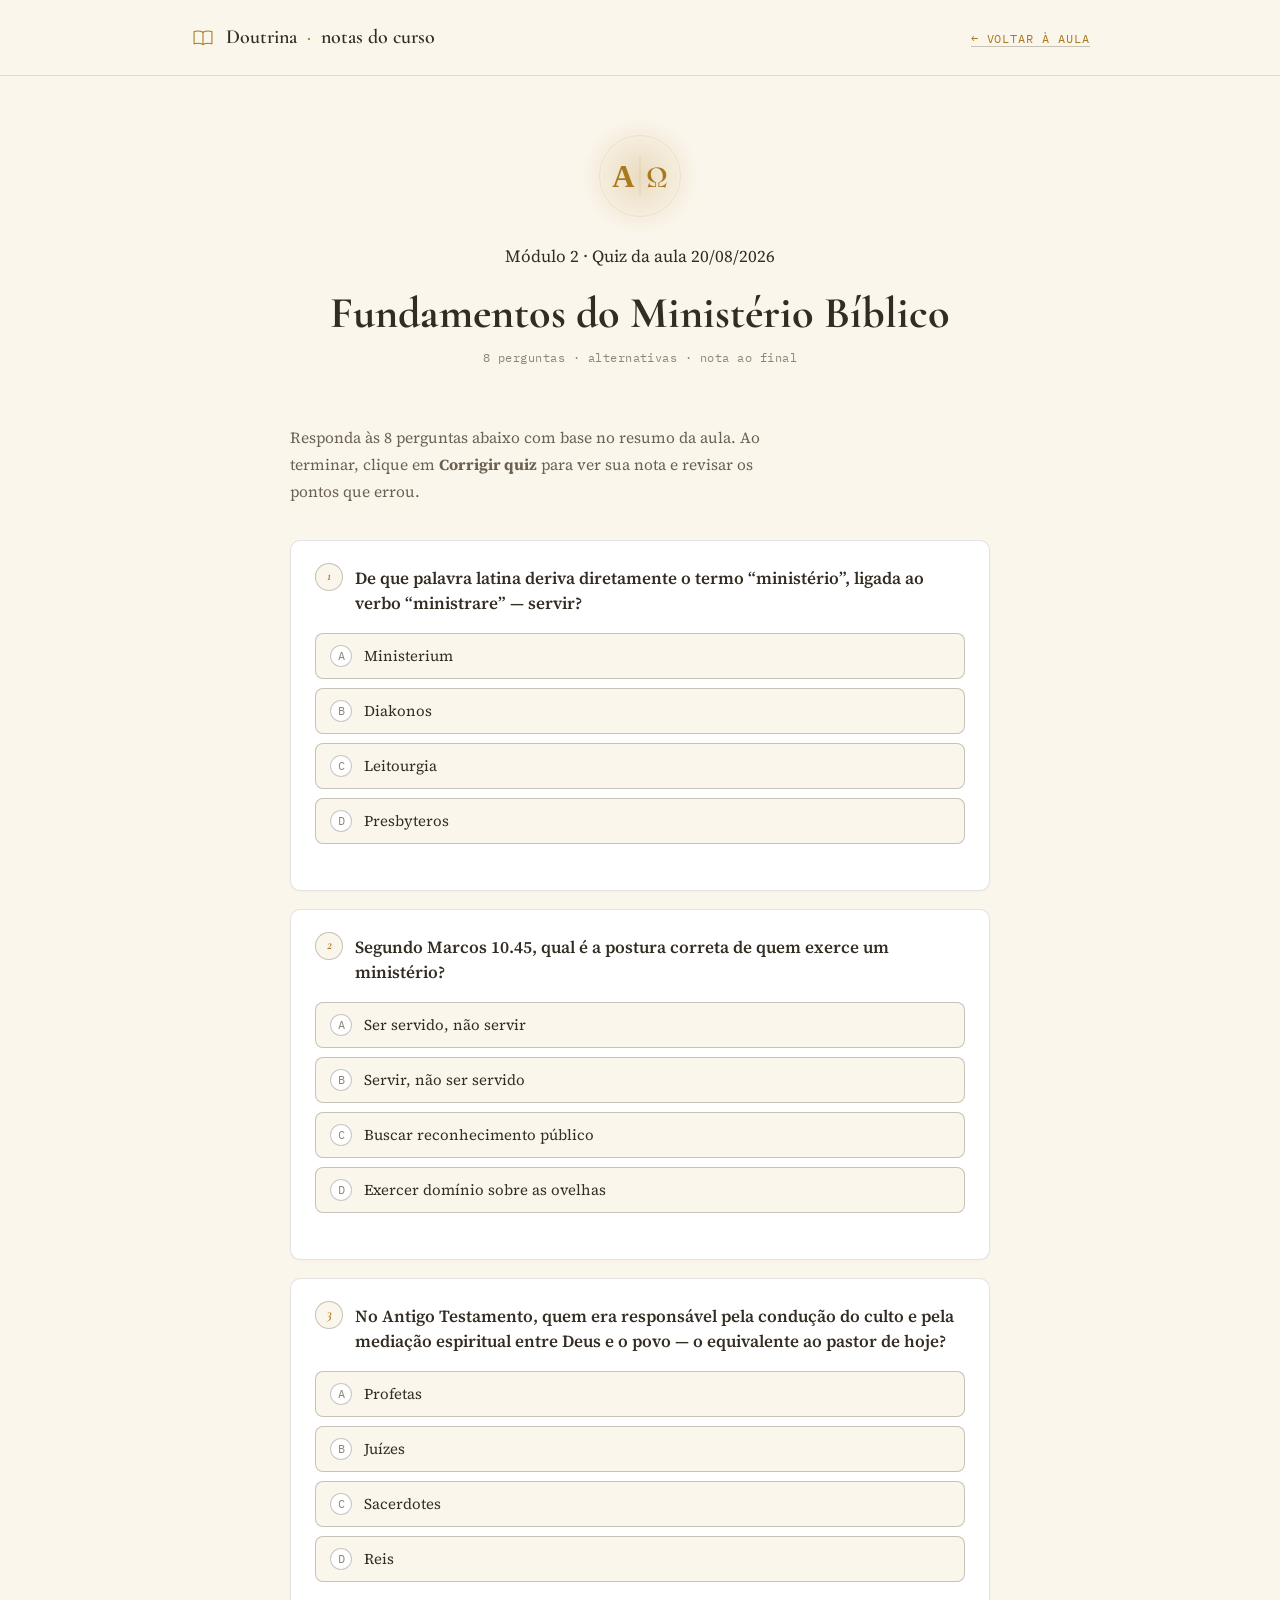
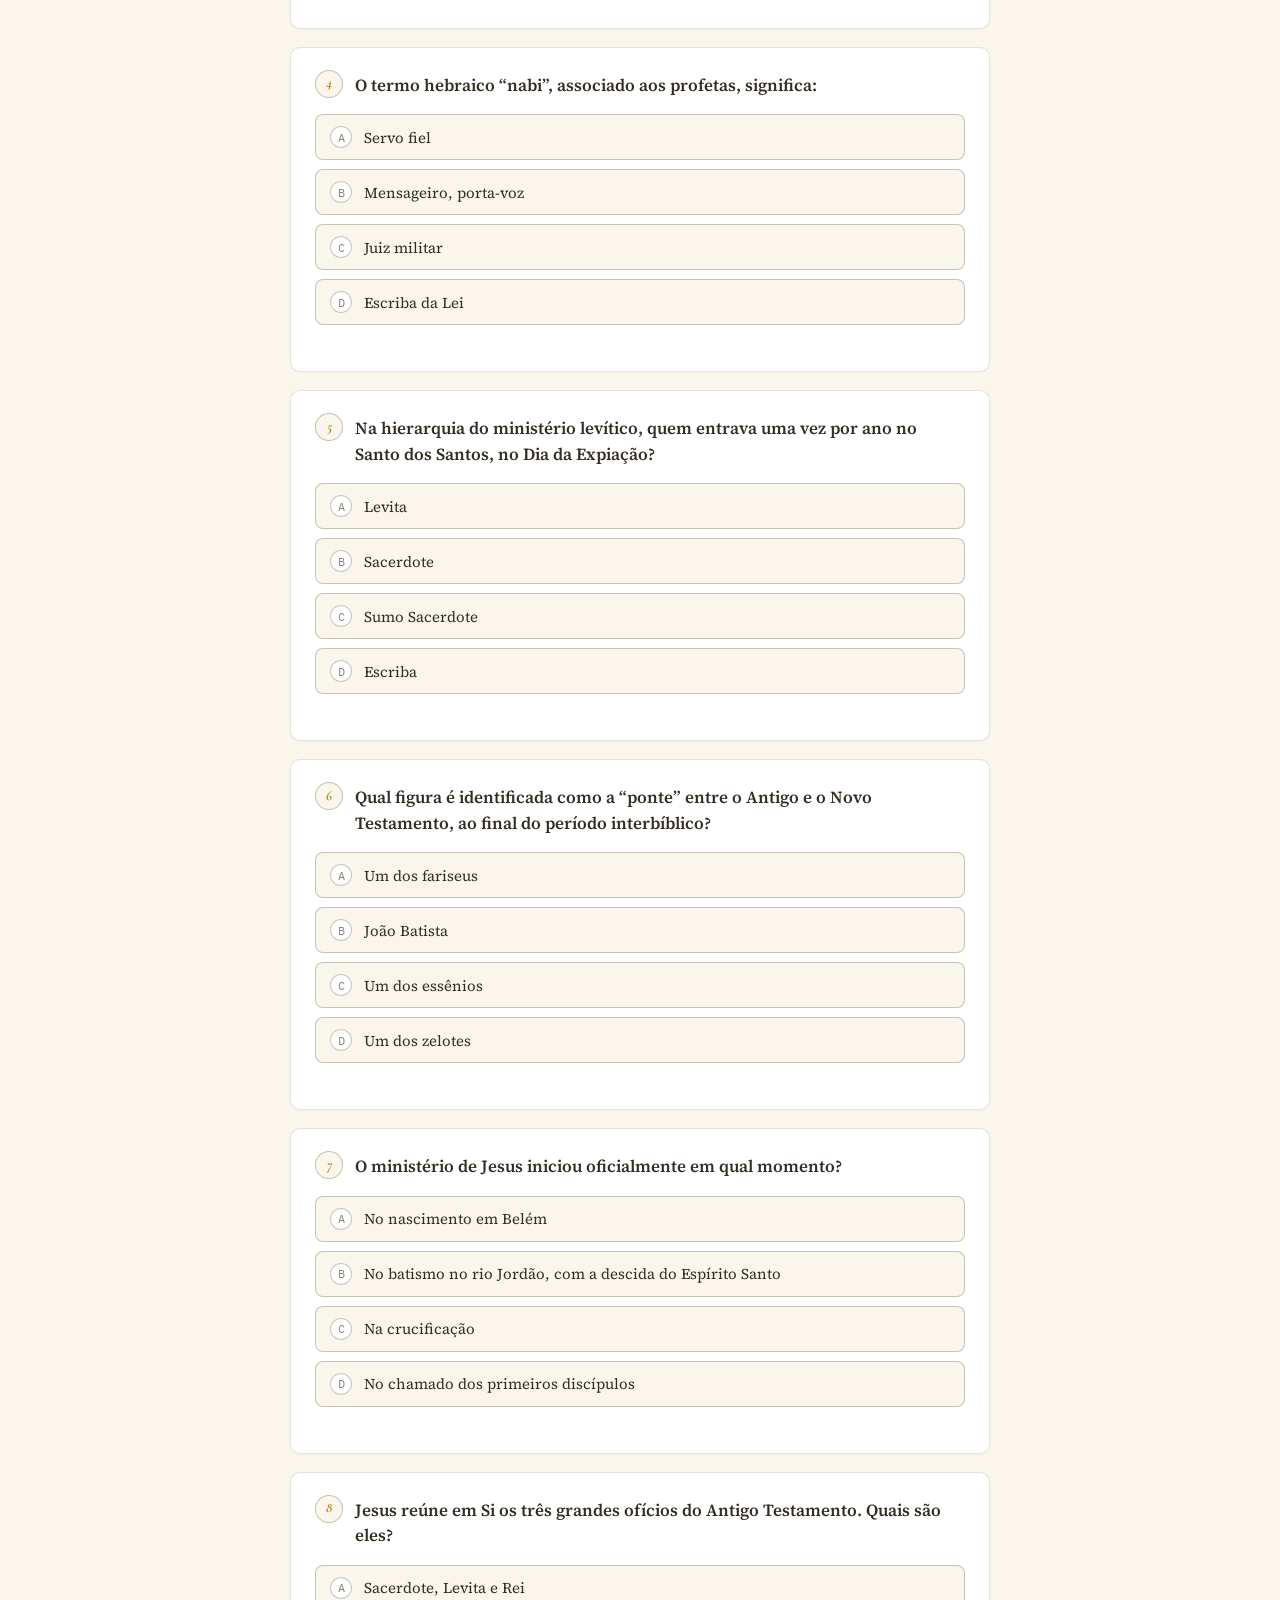
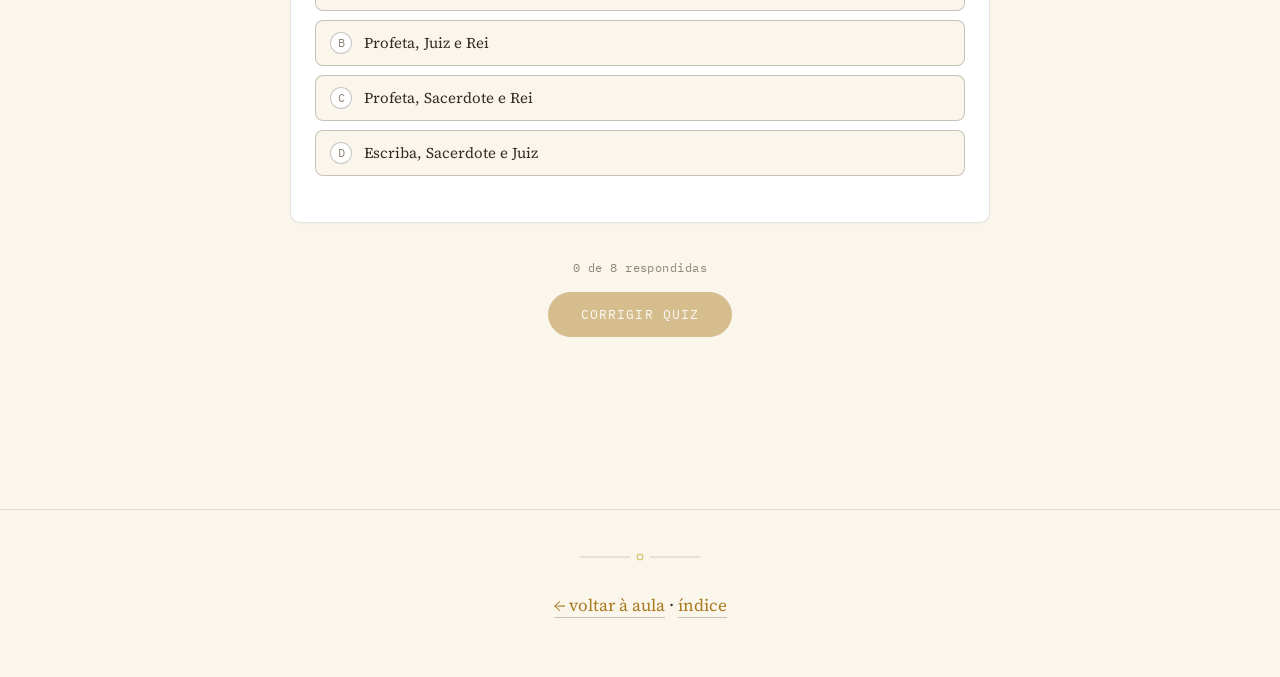
<file: aulas/2026-08-20-fundamentos-do-ministerio-quiz.html>
<!DOCTYPE html>
<html lang="pt-BR">
<head>
<meta charset="UTF-8">
<meta name="viewport" content="width=device-width, initial-scale=1.0">
<title>Quiz — Fundamentos do Ministério Bíblico</title>
<link rel="stylesheet" href="../css/style.css">
</head>
<body>

<div class="ambient" aria-hidden="true"></div>
<div class="progress" aria-hidden="true"></div>

<header class="site-header">
  <div class="inner">
    <a href="../index.html" class="brand">
      <svg viewBox="0 0 32 32" style="color:var(--gold-soft)" aria-hidden="true">
        <path d="M16,9 C13,7.3 9,7 5,8 L5,23 C9,22 13,22.3 16,24" fill="none" stroke="currentColor" stroke-width="1.3" stroke-linecap="round" stroke-linejoin="round"/>
        <path d="M16,9 C19,7.3 23,7 27,8 L27,23 C23,22 19,22.3 16,24" fill="none" stroke="currentColor" stroke-width="1.3" stroke-linecap="round" stroke-linejoin="round"/>
        <line x1="16" y1="9" x2="16" y2="24" stroke="currentColor" stroke-width="1.3"/>
      </svg>
      Doutrina <span>&middot;</span> notas do curso
    </a>
    <nav><a href="2026-08-20-fundamentos-do-ministerio.html">&larr; Voltar à aula</a></nav>
  </div>
</header>

<main>
  <div class="page-inner">

  <div class="lecture-header reveal">
    <div class="medallion" aria-hidden="true">
      <div class="medallion-glow"></div>
      <svg viewBox="0 0 200 200" width="100%" height="100%">
        <circle class="ring" cx="100" cy="100" r="92" fill="none" stroke="var(--gold-dim)" stroke-width="1"/>
        <text x="62" y="124" font-family="'Cormorant Garamond', Georgia, serif" font-size="70" font-weight="700" fill="var(--gold-soft)" text-anchor="middle">&#913;</text>
        <text x="138" y="124" font-family="'Cormorant Garamond', Georgia, serif" font-size="70" font-weight="700" fill="var(--gold-soft)" text-anchor="middle">&#937;</text>
        <line x1="100" y1="55" x2="100" y2="145" stroke="var(--gold-soft)" stroke-width="1" opacity="0.35"/>
      </svg>
    </div>
    <p class="eyebrow">Módulo 2 &middot; Quiz da aula 20/08/2026</p>
    <h1>Fundamentos do Ministério Bíblico</h1>
    <p class="lecture-sub">8 perguntas &middot; alternativas &middot; nota ao final</p>
  </div>

  <section class="section reveal">
    <p class="quiz-intro">Responda às 8 perguntas abaixo com base no resumo da aula. Ao terminar, clique em <strong>Corrigir quiz</strong> para ver sua nota e revisar os pontos que errou.</p>

    <div id="quiz-root"></div>
  </section>

  </div>
</main>

<footer class="site-footer">
  <svg class="footer-flourish" viewBox="0 0 120 14" aria-hidden="true">
    <line x1="0" y1="7" x2="50" y2="7" stroke="var(--border-strong)" stroke-width="1"/>
    <circle cx="60" cy="7" r="3" fill="none" stroke="var(--gold)" stroke-width="1"/>
    <line x1="70" y1="7" x2="120" y2="7" stroke="var(--border-strong)" stroke-width="1"/>
  </svg>
  <p class="eyebrow"><a href="2026-08-20-fundamentos-do-ministerio.html">&larr; voltar à aula</a> &middot; <a href="../index.html">índice</a></p>
</footer>

<a href="#" class="top-link" aria-label="Voltar ao topo" onclick="window.scrollTo({top:0,behavior:'smooth'});return false;">
  <svg width="16" height="16" viewBox="0 0 16 16" aria-hidden="true"><path d="M8 3 L13 10 L10 10 L10 13 L6 13 L6 10 L3 10 Z" fill="currentColor"/></svg>
</a>

<script>
window.QUIZ = {
  questions: [
    {
      q: "De que palavra latina deriva diretamente o termo “ministério”, ligada ao verbo “ministrare” — servir?",
      options: ["Ministerium", "Diakonos", "Leitourgia", "Presbyteros"],
      correct: 0
    },
    {
      q: "Segundo Marcos 10.45, qual é a postura correta de quem exerce um ministério?",
      options: ["Ser servido, não servir", "Servir, não ser servido", "Buscar reconhecimento público", "Exercer domínio sobre as ovelhas"],
      correct: 1
    },
    {
      q: "No Antigo Testamento, quem era responsável pela condução do culto e pela mediação espiritual entre Deus e o povo — o equivalente ao pastor de hoje?",
      options: ["Profetas", "Juízes", "Sacerdotes", "Reis"],
      correct: 2
    },
    {
      q: "O termo hebraico “nabi”, associado aos profetas, significa:",
      options: ["Servo fiel", "Mensageiro, porta-voz", "Juiz militar", "Escriba da Lei"],
      correct: 1
    },
    {
      q: "Na hierarquia do ministério levítico, quem entrava uma vez por ano no Santo dos Santos, no Dia da Expiação?",
      options: ["Levita", "Sacerdote", "Sumo Sacerdote", "Escriba"],
      correct: 2
    },
    {
      q: "Qual figura é identificada como a “ponte” entre o Antigo e o Novo Testamento, ao final do período interbíblico?",
      options: ["Um dos fariseus", "João Batista", "Um dos essênios", "Um dos zelotes"],
      correct: 1
    },
    {
      q: "O ministério de Jesus iniciou oficialmente em qual momento?",
      options: [
        "No nascimento em Belém",
        "No batismo no rio Jordão, com a descida do Espírito Santo",
        "Na crucificação",
        "No chamado dos primeiros discípulos"
      ],
      correct: 1
    },
    {
      q: "Jesus reúne em Si os três grandes ofícios do Antigo Testamento. Quais são eles?",
      options: [
        "Sacerdote, Levita e Rei",
        "Profeta, Juiz e Rei",
        "Profeta, Sacerdote e Rei",
        "Escriba, Sacerdote e Juiz"
      ],
      correct: 2
    }
  ]
};
</script>
<script src="../js/site.js"></script>
<script src="../js/quiz.js"></script>
</body>
</html>
</file>
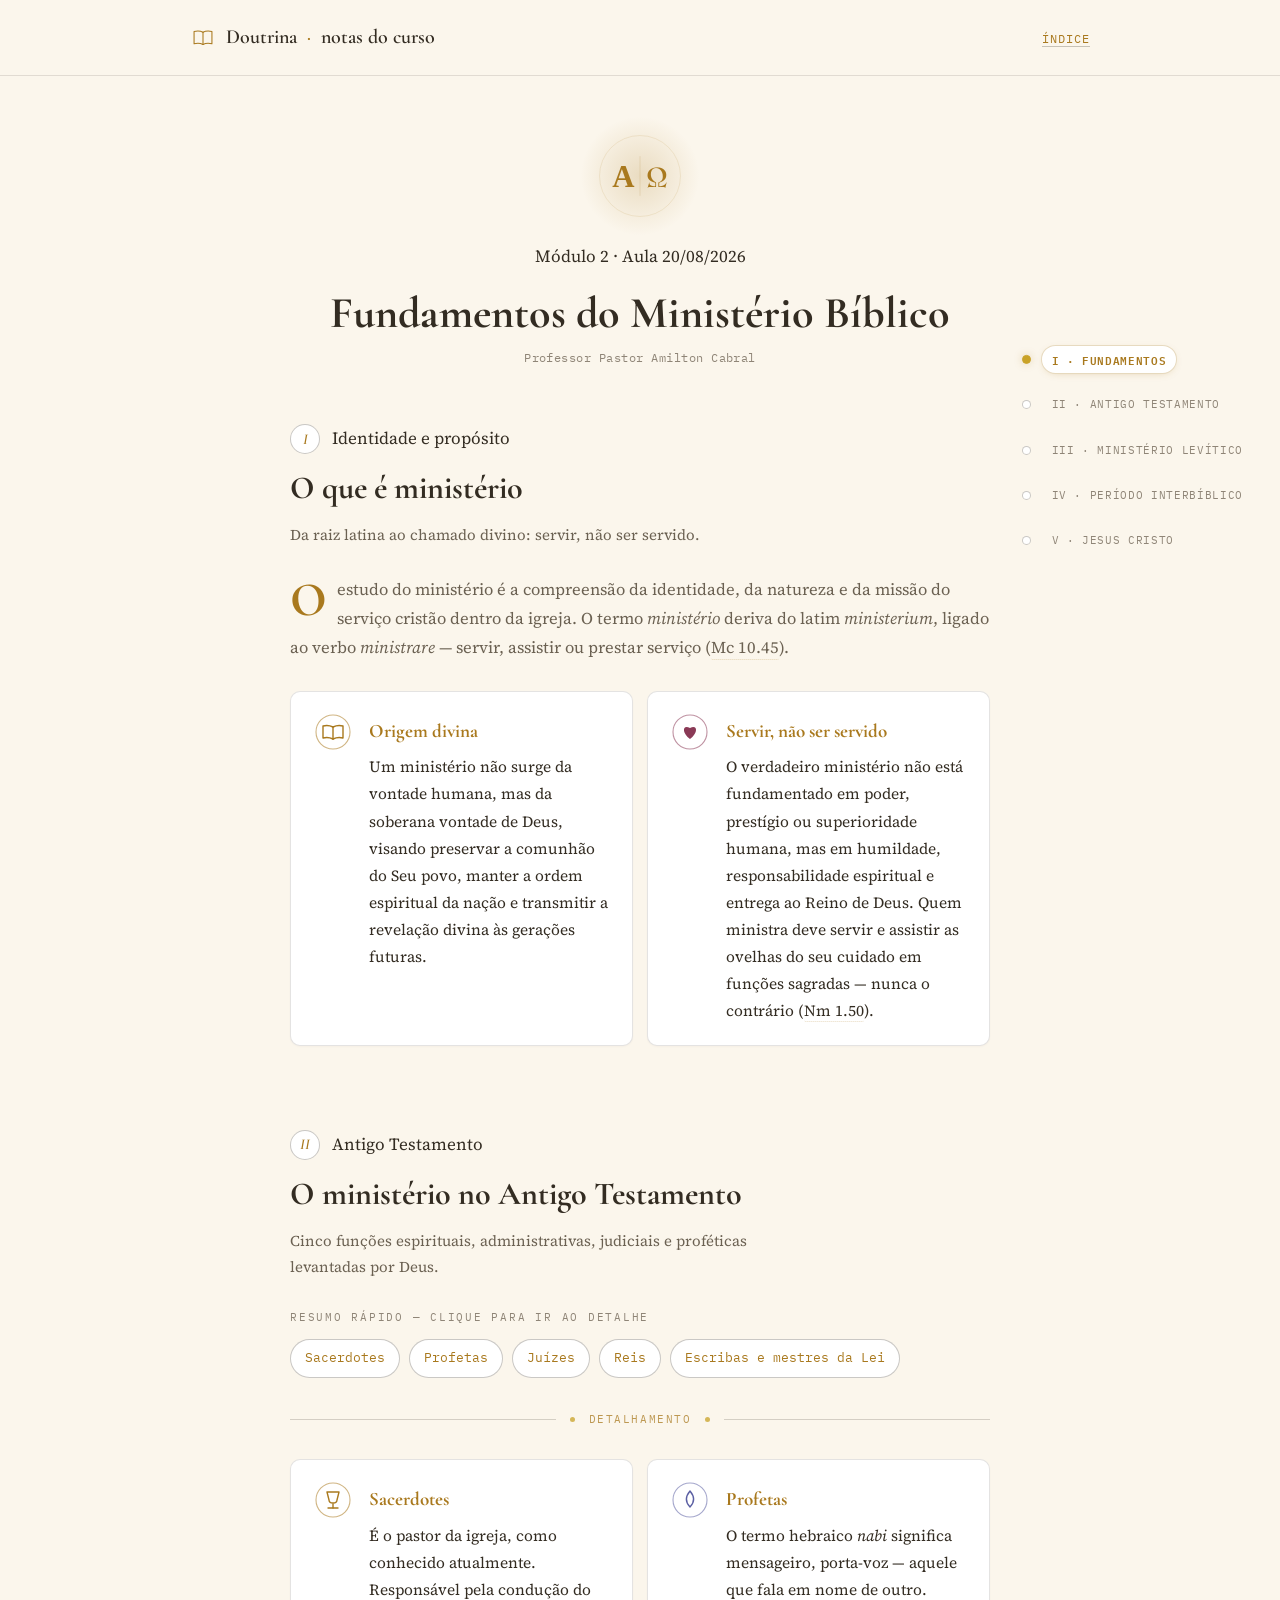
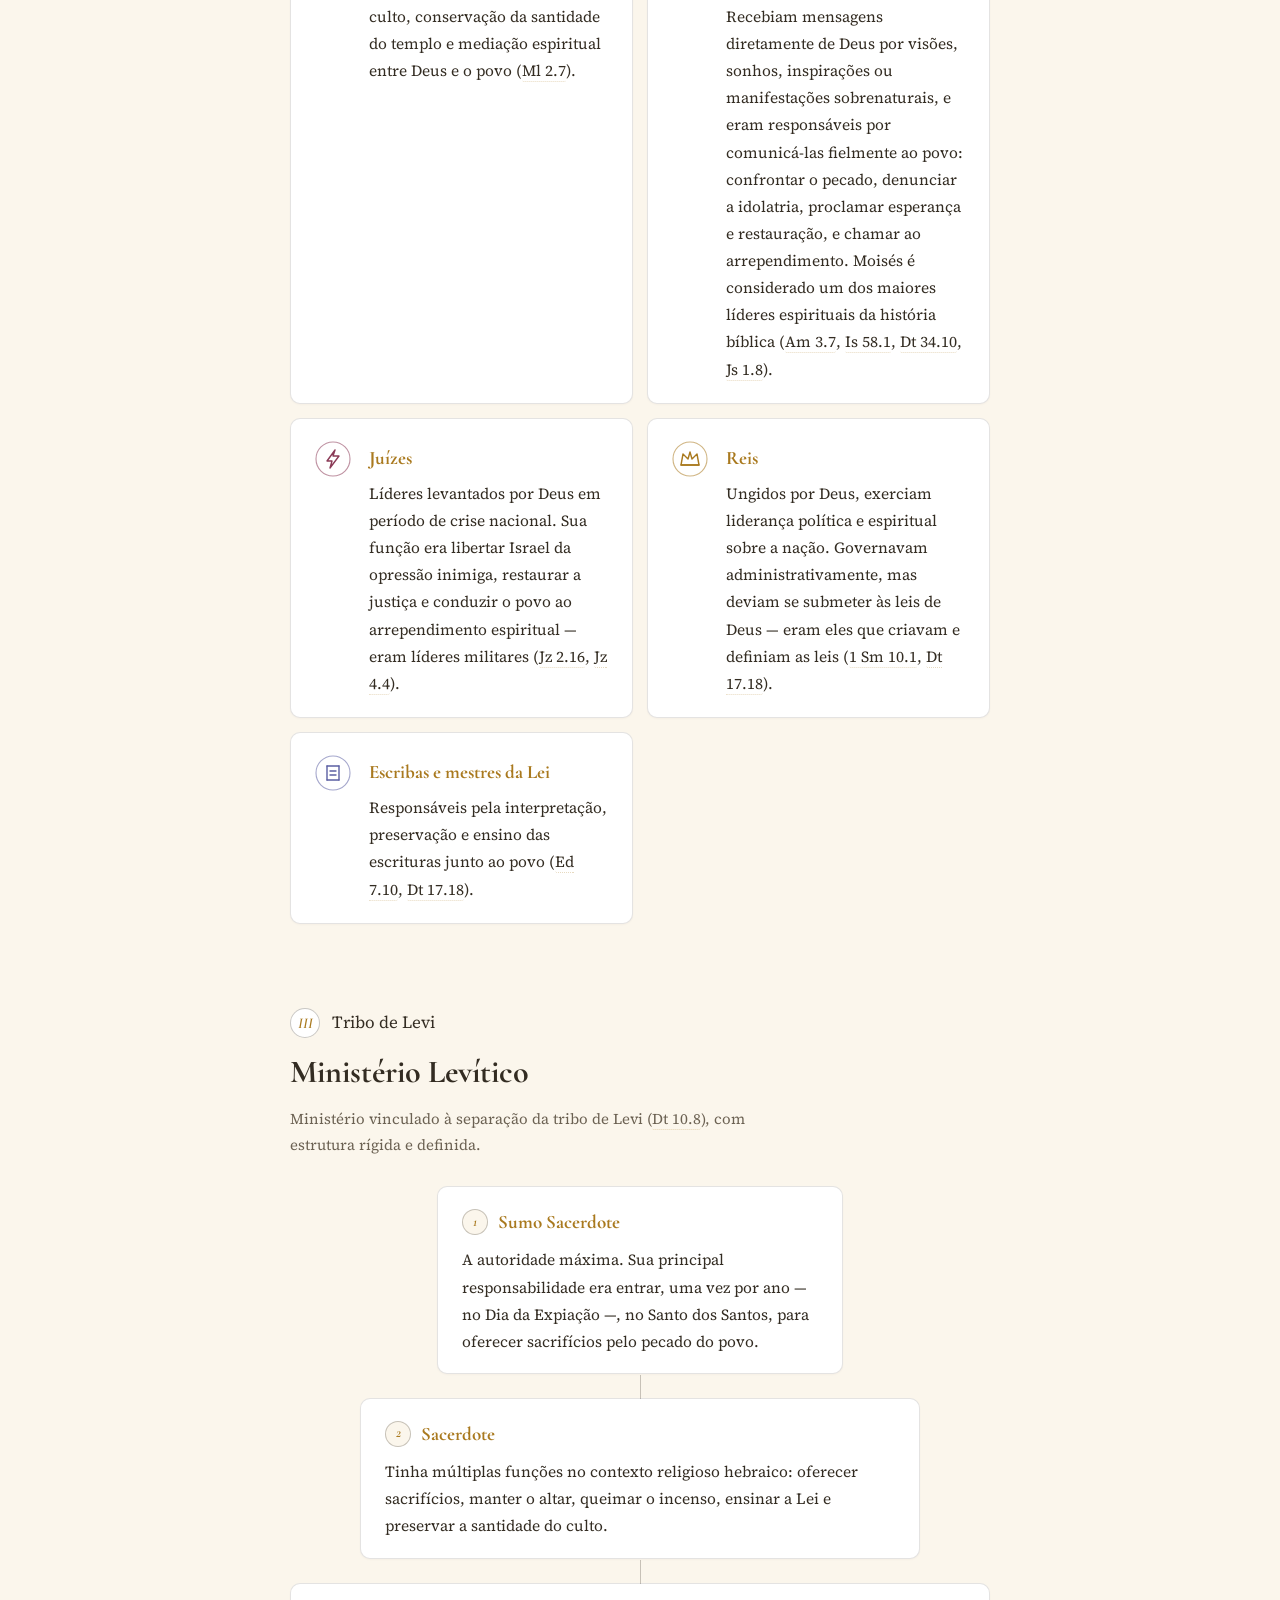
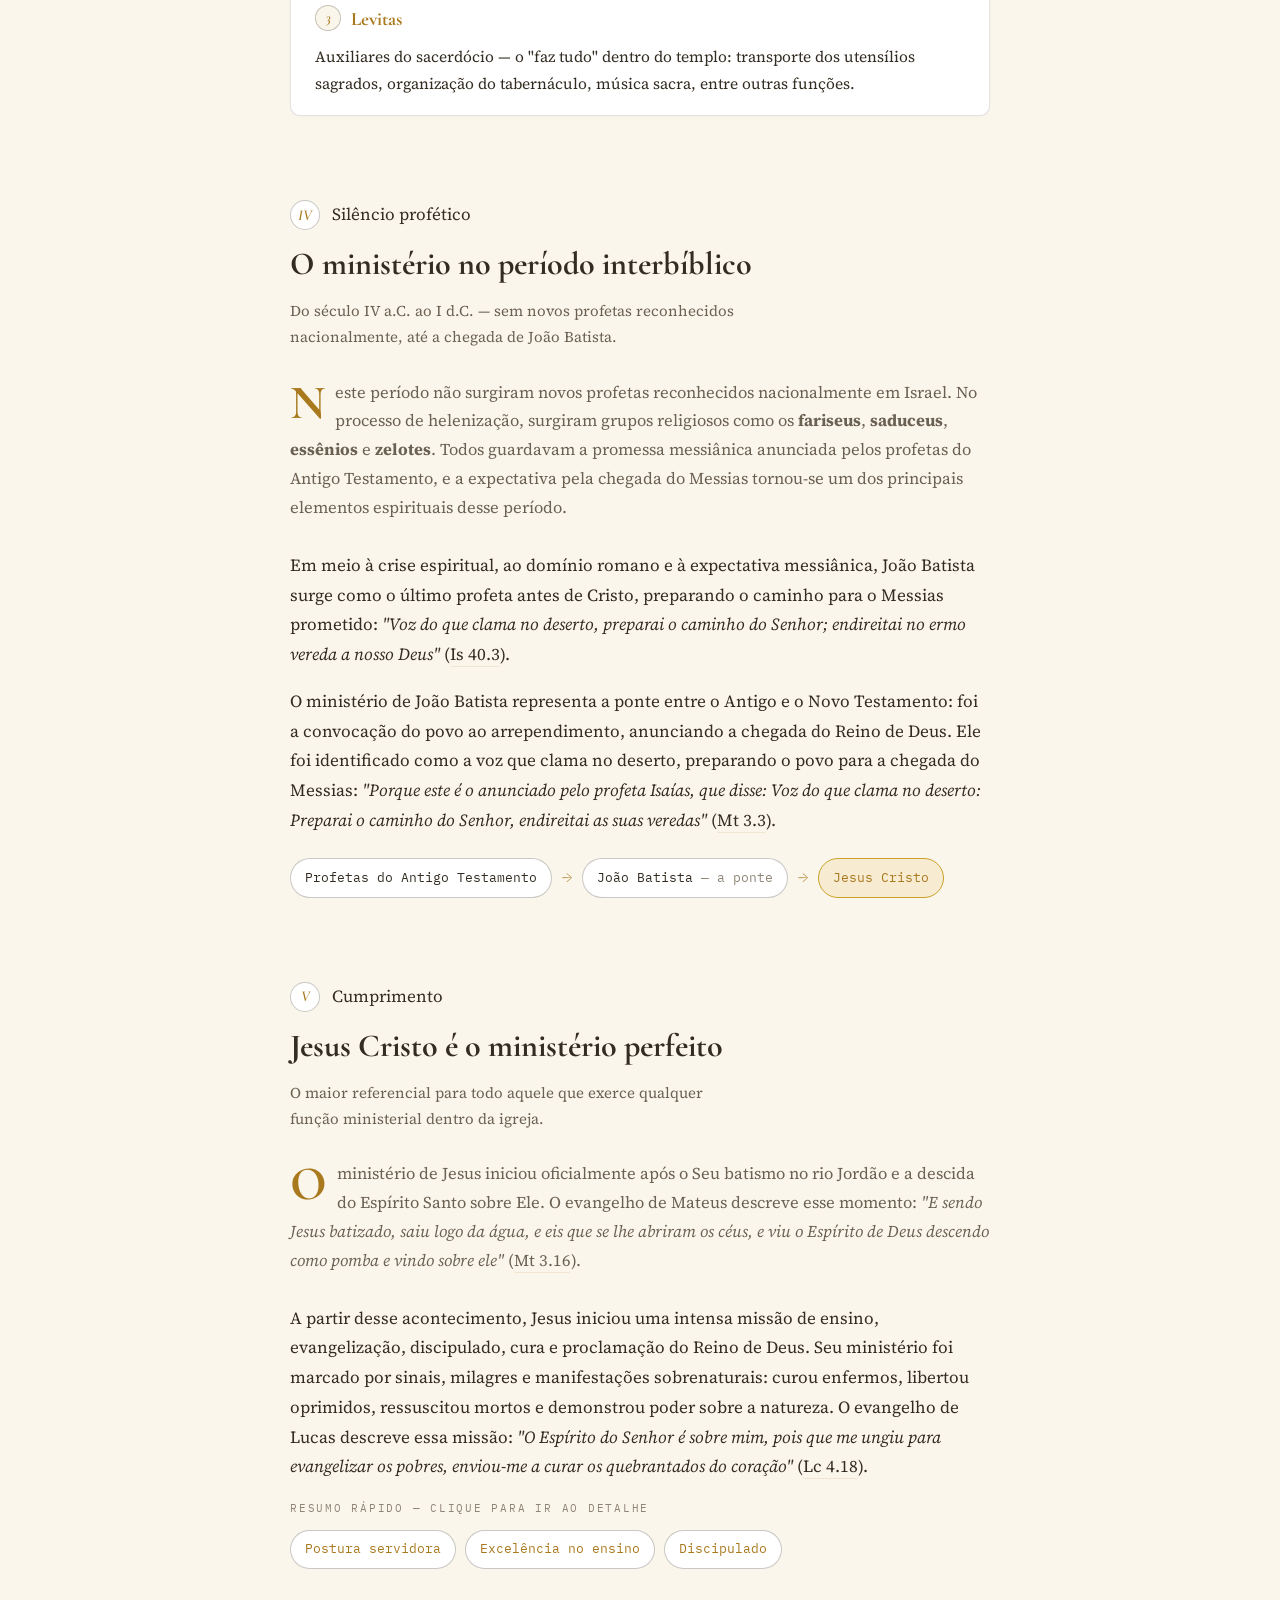
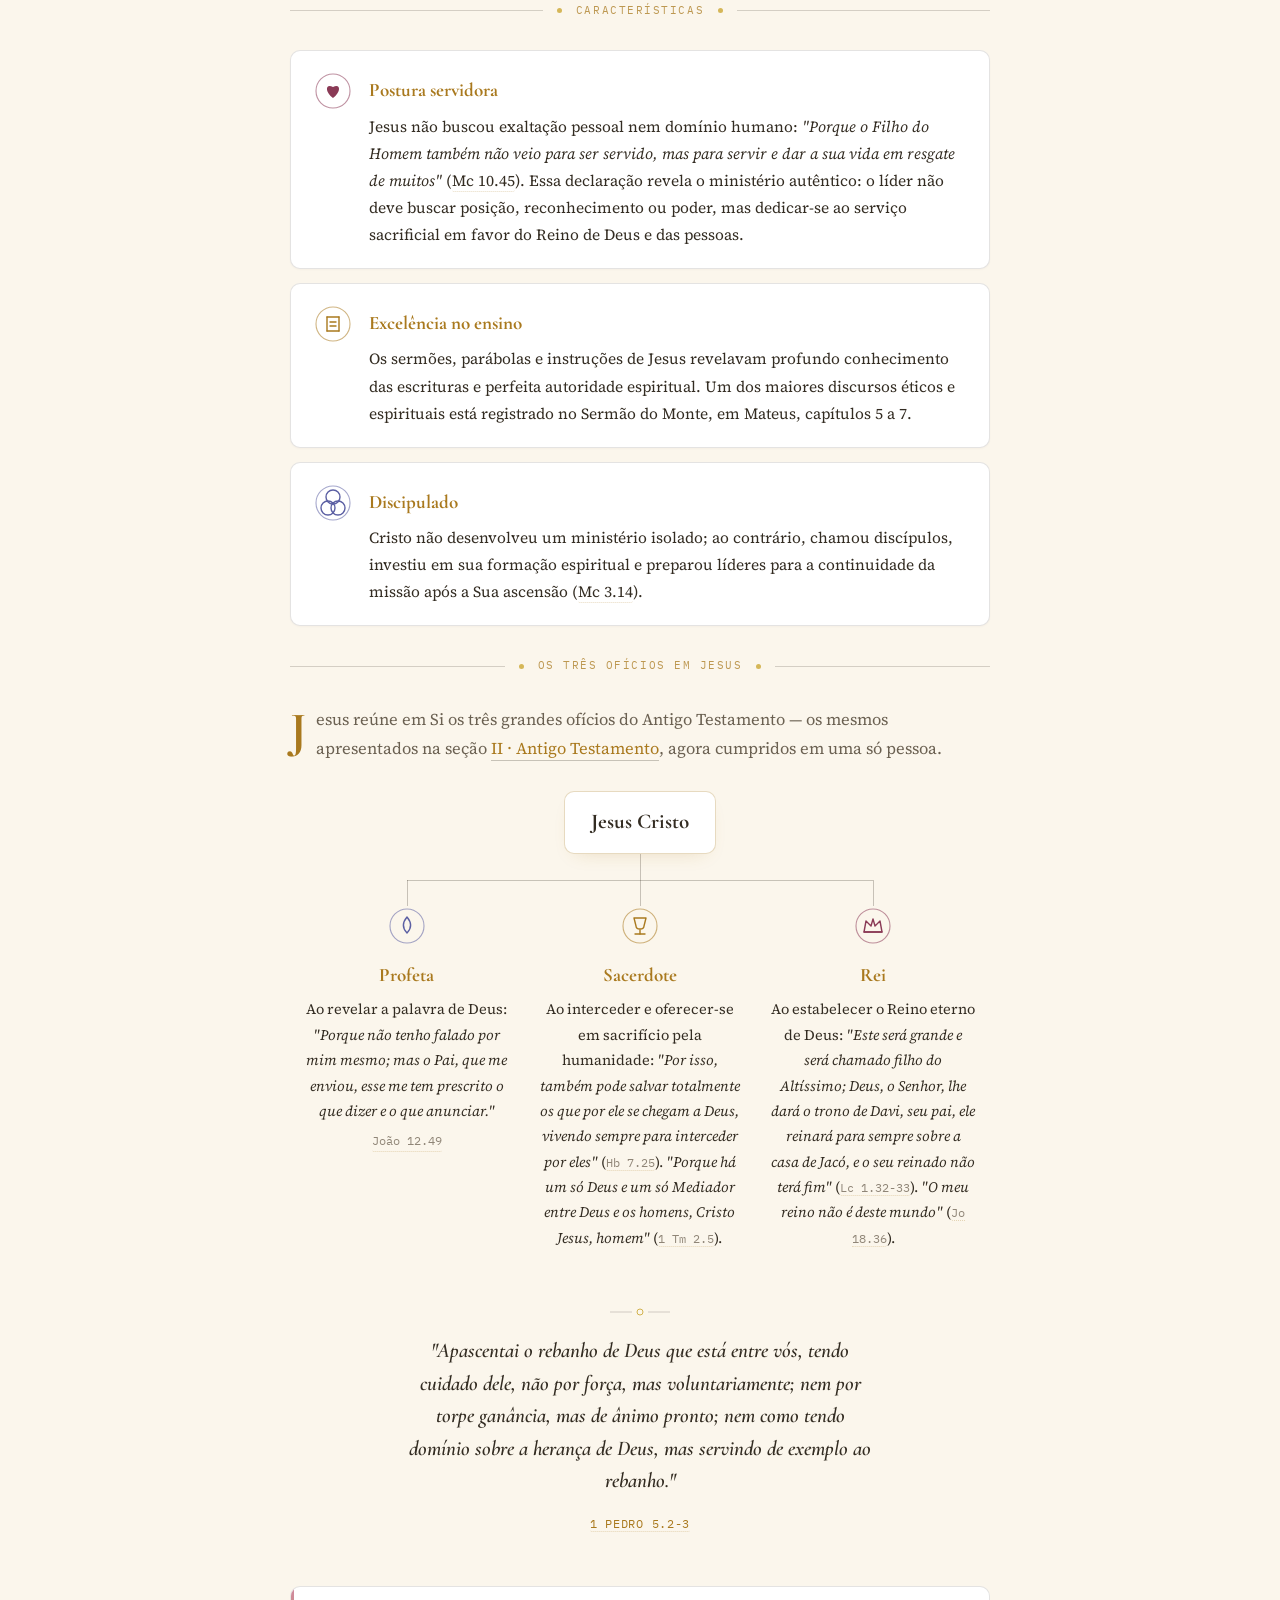
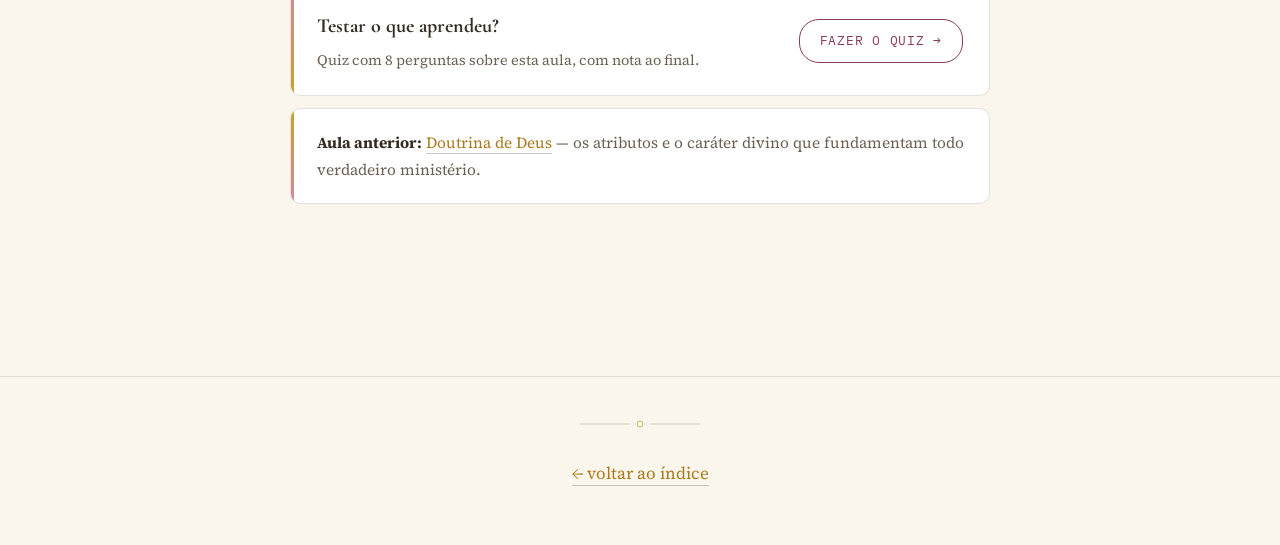
<file: aulas/2026-08-20-fundamentos-do-ministerio.html>
<!DOCTYPE html>
<html lang="pt-BR">
<head>
<meta charset="UTF-8">
<meta name="viewport" content="width=device-width, initial-scale=1.0">
<title>Fundamentos do Ministério Bíblico — 20/08/2026</title>
<link rel="stylesheet" href="../css/style.css">
</head>
<body>

<div class="ambient" aria-hidden="true"></div>
<div class="progress" aria-hidden="true"></div>

<header class="site-header">
  <div class="inner">
    <a href="../index.html" class="brand">
      <svg viewBox="0 0 32 32" style="color:var(--gold-soft)" aria-hidden="true">
        <path d="M16,9 C13,7.3 9,7 5,8 L5,23 C9,22 13,22.3 16,24" fill="none" stroke="currentColor" stroke-width="1.3" stroke-linecap="round" stroke-linejoin="round"/>
        <path d="M16,9 C19,7.3 23,7 27,8 L27,23 C23,22 19,22.3 16,24" fill="none" stroke="currentColor" stroke-width="1.3" stroke-linecap="round" stroke-linejoin="round"/>
        <line x1="16" y1="9" x2="16" y2="24" stroke="currentColor" stroke-width="1.3"/>
      </svg>
      Doutrina <span>&middot;</span> notas do curso
    </a>
    <nav><a href="../index.html">Índice</a></nav>
  </div>
</header>

<nav class="toc" aria-label="Índice desta aula">
  <a href="#fundamentos"><span class="dot"></span><span class="label">I &middot; Fundamentos</span></a>
  <a href="#antigo-testamento"><span class="dot"></span><span class="label">II &middot; Antigo Testamento</span></a>
  <a href="#levitico"><span class="dot"></span><span class="label">III &middot; Ministério Levítico</span></a>
  <a href="#interbiblico"><span class="dot"></span><span class="label">IV &middot; Período Interbíblico</span></a>
  <a href="#jesus"><span class="dot"></span><span class="label">V &middot; Jesus Cristo</span></a>
</nav>

<main>
  <div class="page-inner">

  <div class="lecture-header reveal">
    <div class="medallion" aria-hidden="true">
      <div class="medallion-glow"></div>
      <svg viewBox="0 0 200 200" width="100%" height="100%">
        <circle class="ring" cx="100" cy="100" r="92" fill="none" stroke="var(--gold-dim)" stroke-width="1"/>
        <text x="62" y="124" font-family="'Cormorant Garamond', Georgia, serif" font-size="70" font-weight="700" fill="var(--gold-soft)" text-anchor="middle">&#913;</text>
        <text x="138" y="124" font-family="'Cormorant Garamond', Georgia, serif" font-size="70" font-weight="700" fill="var(--gold-soft)" text-anchor="middle">&#937;</text>
        <line x1="100" y1="55" x2="100" y2="145" stroke="var(--gold-soft)" stroke-width="1" opacity="0.35"/>
      </svg>
    </div>
    <p class="eyebrow">Módulo 2 &middot; Aula 20/08/2026</p>
    <h1>Fundamentos do Ministério Bíblico</h1>
    <p class="lecture-sub">Professor Pastor Amilton Cabral</p>
  </div>

  <!-- SEÇÃO I — FUNDAMENTOS -->
  <section class="section reveal" id="fundamentos">
    <div class="section-eyebrow"><span class="section-num">I</span><span class="eyebrow">Identidade e propósito</span></div>
    <h2>O que é ministério</h2>
    <p class="section-sub">Da raiz latina ao chamado divino: servir, não ser servido.</p>

    <p class="intro-p">O estudo do ministério é a compreensão da identidade, da natureza e da missão do serviço cristão dentro da igreja. O termo <em>ministério</em> deriva do latim <em>ministerium</em>, ligado ao verbo <em>ministrare</em> — servir, assistir ou prestar serviço (<span class="verse-ref" data-ref="Mc 10.45">Mc 10.45</span>).</p>

    <div class="card-grid two-col">
      <div class="attr">
        <svg class="sigil c-gold" viewBox="0 0 40 40" aria-hidden="true">
          <circle class="ring" cx="20" cy="20" r="17"/>
          <path class="mark" d="M20 15 C17 13.5 13 13.2 10 14 L10 26 C13 25.2 17 25.5 20 27"/>
          <path class="mark" d="M20 15 C23 13.5 27 13.2 30 14 L30 26 C27 25.2 23 25.5 20 27"/>
          <line class="mark" x1="20" y1="15" x2="20" y2="27"/>
        </svg>
        <div class="body">
          <h3>Origem divina</h3>
          <p>Um ministério não surge da vontade humana, mas da soberana vontade de Deus, visando preservar a comunhão do Seu povo, manter a ordem espiritual da nação e transmitir a revelação divina às gerações futuras.</p>
        </div>
      </div>
      <div class="attr">
        <svg class="sigil c-wine" viewBox="0 0 40 40" aria-hidden="true">
          <circle class="ring" cx="20" cy="20" r="17"/>
          <path class="mark-fill" d="M20 27 C11 20 13 12 20 16 C27 12 29 20 20 27 Z"/>
        </svg>
        <div class="body">
          <h3>Servir, não ser servido</h3>
          <p>O verdadeiro ministério não está fundamentado em poder, prestígio ou superioridade humana, mas em humildade, responsabilidade espiritual e entrega ao Reino de Deus. Quem ministra deve servir e assistir as ovelhas do seu cuidado em funções sagradas — nunca o contrário (<span class="verse-ref" data-ref="Nm 1.50">Nm 1.50</span>).</p>
        </div>
      </div>
    </div>
  </section>

  <!-- SEÇÃO II — MINISTÉRIO NO ANTIGO TESTAMENTO -->
  <section class="section reveal" id="antigo-testamento">
    <div class="section-eyebrow"><span class="section-num">II</span><span class="eyebrow">Antigo Testamento</span></div>
    <h2>O ministério no Antigo Testamento</h2>
    <p class="section-sub">Cinco funções espirituais, administrativas, judiciais e proféticas levantadas por Deus.</p>

    <p class="resumo-label">Resumo rápido — clique para ir ao detalhe</p>
    <div class="chip-row">
      <a class="chip" href="#at-sacerdotes">Sacerdotes</a>
      <a class="chip" href="#at-profetas">Profetas</a>
      <a class="chip" href="#at-juizes">Juízes</a>
      <a class="chip" href="#at-reis">Reis</a>
      <a class="chip" href="#at-escribas">Escribas e mestres da Lei</a>
    </div>

    <div class="divider"><span class="dot"></span><span>detalhamento</span><span class="dot"></span></div>

    <div class="card-grid two-col">
      <div class="attr" id="at-sacerdotes">
        <svg class="sigil c-gold" viewBox="0 0 40 40" aria-hidden="true">
          <circle class="ring" cx="20" cy="20" r="17"/>
          <path class="mark" d="M14 12 H26 L24 20 C24 24 16 24 16 20 Z"/>
          <line class="mark" x1="20" y1="24" x2="20" y2="28"/>
          <line class="mark" x1="15" y1="28" x2="25" y2="28"/>
        </svg>
        <div class="body">
          <h3>Sacerdotes</h3>
          <p>É o pastor da igreja, como conhecido atualmente. Responsável pela condução do culto, conservação da santidade do templo e mediação espiritual entre Deus e o povo (<span class="verse-ref" data-ref="Ml 2.7">Ml 2.7</span>).</p>
        </div>
      </div>
      <div class="attr" id="at-profetas">
        <svg class="sigil c-lapis" viewBox="0 0 40 40" aria-hidden="true">
          <circle class="ring" cx="20" cy="20" r="17"/>
          <path class="mark" d="M20 11 C25 17 25 22 20 27 C15 22 15 17 20 11 Z"/>
        </svg>
        <div class="body">
          <h3>Profetas</h3>
          <p>O termo hebraico <em>nabi</em> significa mensageiro, porta-voz — aquele que fala em nome de outro. Recebiam mensagens diretamente de Deus por visões, sonhos, inspirações ou manifestações sobrenaturais, e eram responsáveis por comunicá-las fielmente ao povo: confrontar o pecado, denunciar a idolatria, proclamar esperança e restauração, e chamar ao arrependimento. Moisés é considerado um dos maiores líderes espirituais da história bíblica (<span class="verse-ref" data-ref="Am 3.7">Am 3.7</span>, <span class="verse-ref" data-ref="Is 58.1">Is 58.1</span>, <span class="verse-ref" data-ref="Dt 34.10">Dt 34.10</span>, <span class="verse-ref" data-ref="Js 1.8">Js 1.8</span>).</p>
        </div>
      </div>
      <div class="attr" id="at-juizes">
        <svg class="sigil c-wine" viewBox="0 0 40 40" aria-hidden="true">
          <circle class="ring" cx="20" cy="20" r="17"/>
          <path class="mark" d="M22 11 L14 22 L19 22 L17 29 L26 17 L20 17 Z"/>
        </svg>
        <div class="body">
          <h3>Juízes</h3>
          <p>Líderes levantados por Deus em período de crise nacional. Sua função era libertar Israel da opressão inimiga, restaurar a justiça e conduzir o povo ao arrependimento espiritual — eram líderes militares (<span class="verse-ref" data-ref="Jz 2.16">Jz 2.16</span>, <span class="verse-ref" data-ref="Jz 4.4">Jz 4.4</span>).</p>
        </div>
      </div>
      <div class="attr" id="at-reis">
        <svg class="sigil c-gold" viewBox="0 0 40 40" aria-hidden="true">
          <circle class="ring" cx="20" cy="20" r="17"/>
          <path class="mark" d="M11 26 L13 15 L18 20 L20 13 L22 20 L27 15 L29 26 Z"/>
          <line class="mark" x1="11" y1="26" x2="29" y2="26"/>
        </svg>
        <div class="body">
          <h3>Reis</h3>
          <p>Ungidos por Deus, exerciam liderança política e espiritual sobre a nação. Governavam administrativamente, mas deviam se submeter às leis de Deus — eram eles que criavam e definiam as leis (<span class="verse-ref" data-ref="1 Sm 10.1">1 Sm 10.1</span>, <span class="verse-ref" data-ref="Dt 17.18">Dt 17.18</span>).</p>
        </div>
      </div>
      <div class="attr" id="at-escribas">
        <svg class="sigil c-lapis" viewBox="0 0 40 40" aria-hidden="true">
          <circle class="ring" cx="20" cy="20" r="17"/>
          <line class="mark" x1="14" y1="13" x2="14" y2="27"/>
          <line class="mark" x1="14" y1="13" x2="26" y2="13"/>
          <line class="mark" x1="14" y1="27" x2="26" y2="27"/>
          <line class="mark" x1="26" y1="13" x2="26" y2="27"/>
          <line class="mark" x1="17" y1="18" x2="23" y2="18"/>
          <line class="mark" x1="17" y1="22" x2="23" y2="22"/>
        </svg>
        <div class="body">
          <h3>Escribas e mestres da Lei</h3>
          <p>Responsáveis pela interpretação, preservação e ensino das escrituras junto ao povo (<span class="verse-ref" data-ref="Ed 7.10">Ed 7.10</span>, <span class="verse-ref" data-ref="Dt 17.18">Dt 17.18</span>).</p>
        </div>
      </div>
    </div>
  </section>

  <!-- SEÇÃO III — MINISTÉRIO LEVÍTICO -->
  <section class="section reveal" id="levitico">
    <div class="section-eyebrow"><span class="section-num">III</span><span class="eyebrow">Tribo de Levi</span></div>
    <h2>Ministério Levítico</h2>
    <p class="section-sub">Ministério vinculado à separação da tribo de Levi (<span class="verse-ref" data-ref="Dt 10.8">Dt 10.8</span>), com estrutura rígida e definida.</p>

    <div class="hierarchy-stack">
      <div class="tier tier-1">
        <div class="tier-head"><span class="tier-num">1</span><h3>Sumo Sacerdote</h3></div>
        <p>A autoridade máxima. Sua principal responsabilidade era entrar, uma vez por ano — no Dia da Expiação —, no Santo dos Santos, para oferecer sacrifícios pelo pecado do povo.</p>
      </div>
      <div class="tier tier-2">
        <div class="tier-head"><span class="tier-num">2</span><h3>Sacerdote</h3></div>
        <p>Tinha múltiplas funções no contexto religioso hebraico: oferecer sacrifícios, manter o altar, queimar o incenso, ensinar a Lei e preservar a santidade do culto.</p>
      </div>
      <div class="tier tier-3">
        <div class="tier-head"><span class="tier-num">3</span><h3>Levitas</h3></div>
        <p>Auxiliares do sacerdócio — o "faz tudo" dentro do templo: transporte dos utensílios sagrados, organização do tabernáculo, música sacra, entre outras funções.</p>
      </div>
    </div>
  </section>

  <!-- SEÇÃO IV — PERÍODO INTERBÍBLICO -->
  <section class="section reveal" id="interbiblico">
    <div class="section-eyebrow"><span class="section-num">IV</span><span class="eyebrow">Silêncio profético</span></div>
    <h2>O ministério no período interbíblico</h2>
    <p class="section-sub">Do século IV a.C. ao I d.C. — sem novos profetas reconhecidos nacionalmente, até a chegada de João Batista.</p>

    <p class="intro-p">Neste período não surgiram novos profetas reconhecidos nacionalmente em Israel. No processo de helenização, surgiram grupos religiosos como os <strong>fariseus</strong>, <strong>saduceus</strong>, <strong>essênios</strong> e <strong>zelotes</strong>. Todos guardavam a promessa messiânica anunciada pelos profetas do Antigo Testamento, e a expectativa pela chegada do Messias tornou-se um dos principais elementos espirituais desse período.</p>

    <p>Em meio à crise espiritual, ao domínio romano e à expectativa messiânica, João Batista surge como o último profeta antes de Cristo, preparando o caminho para o Messias prometido: <em>"Voz do que clama no deserto, preparai o caminho do Senhor; endireitai no ermo vereda a nosso Deus"</em> (<span class="verse-ref" data-ref="Is 40.3">Is 40.3</span>).</p>

    <p>O ministério de João Batista representa a ponte entre o Antigo e o Novo Testamento: foi a convocação do povo ao arrependimento, anunciando a chegada do Reino de Deus. Ele foi identificado como a voz que clama no deserto, preparando o povo para a chegada do Messias: <em>"Porque este é o anunciado pelo profeta Isaías, que disse: Voz do que clama no deserto: Preparai o caminho do Senhor, endireitai as suas veredas"</em> (<span class="verse-ref" data-ref="Mt 3.3">Mt 3.3</span>).</p>

    <div class="bridge-flow">
      <span class="bridge-node">Profetas do Antigo Testamento</span>
      <span class="bridge-arrow">&rarr;</span>
      <span class="bridge-node">João Batista <em>— a ponte</em></span>
      <span class="bridge-arrow">&rarr;</span>
      <span class="bridge-node highlight">Jesus Cristo</span>
    </div>
  </section>

  <!-- SEÇÃO V — JESUS CRISTO -->
  <section class="section reveal" id="jesus">
    <div class="section-eyebrow"><span class="section-num">V</span><span class="eyebrow">Cumprimento</span></div>
    <h2>Jesus Cristo é o ministério perfeito</h2>
    <p class="section-sub">O maior referencial para todo aquele que exerce qualquer função ministerial dentro da igreja.</p>

    <p class="intro-p">O ministério de Jesus iniciou oficialmente após o Seu batismo no rio Jordão e a descida do Espírito Santo sobre Ele. O evangelho de Mateus descreve esse momento: <em>"E sendo Jesus batizado, saiu logo da água, e eis que se lhe abriram os céus, e viu o Espírito de Deus descendo como pomba e vindo sobre ele"</em> (<span class="verse-ref" data-ref="Mt 3.16">Mt 3.16</span>).</p>

    <p>A partir desse acontecimento, Jesus iniciou uma intensa missão de ensino, evangelização, discipulado, cura e proclamação do Reino de Deus. Seu ministério foi marcado por sinais, milagres e manifestações sobrenaturais: curou enfermos, libertou oprimidos, ressuscitou mortos e demonstrou poder sobre a natureza. O evangelho de Lucas descreve essa missão: <em>"O Espírito do Senhor é sobre mim, pois que me ungiu para evangelizar os pobres, enviou-me a curar os quebrantados do coração"</em> (<span class="verse-ref" data-ref="Lc 4.18">Lc 4.18</span>).</p>

    <p class="resumo-label">Resumo rápido — clique para ir ao detalhe</p>
    <div class="chip-row">
      <a class="chip" href="#servo">Postura servidora</a>
      <a class="chip" href="#ensino">Excelência no ensino</a>
      <a class="chip" href="#discipulado">Discipulado</a>
    </div>

    <div class="divider"><span class="dot"></span><span>características</span><span class="dot"></span></div>

    <div class="card-grid">
      <div class="arg" id="servo">
        <svg class="sigil c-wine" viewBox="0 0 40 40" aria-hidden="true">
          <circle class="ring" cx="20" cy="20" r="17"/>
          <path class="mark-fill" d="M20 27 C11 20 13 12 20 16 C27 12 29 20 20 27 Z"/>
        </svg>
        <div class="body">
          <h3>Postura servidora</h3>
          <p>Jesus não buscou exaltação pessoal nem domínio humano: <em>"Porque o Filho do Homem também não veio para ser servido, mas para servir e dar a sua vida em resgate de muitos"</em> (<span class="verse-ref" data-ref="Mc 10.45">Mc 10.45</span>). Essa declaração revela o ministério autêntico: o líder não deve buscar posição, reconhecimento ou poder, mas dedicar-se ao serviço sacrificial em favor do Reino de Deus e das pessoas.</p>
        </div>
      </div>
      <div class="arg" id="ensino">
        <svg class="sigil c-gold" viewBox="0 0 40 40" aria-hidden="true">
          <circle class="ring" cx="20" cy="20" r="17"/>
          <line class="mark" x1="14" y1="13" x2="14" y2="27"/>
          <line class="mark" x1="14" y1="13" x2="26" y2="13"/>
          <line class="mark" x1="14" y1="27" x2="26" y2="27"/>
          <line class="mark" x1="26" y1="13" x2="26" y2="27"/>
          <line class="mark" x1="17" y1="18" x2="23" y2="18"/>
          <line class="mark" x1="17" y1="22" x2="23" y2="22"/>
        </svg>
        <div class="body">
          <h3>Excelência no ensino</h3>
          <p>Os sermões, parábolas e instruções de Jesus revelavam profundo conhecimento das escrituras e perfeita autoridade espiritual. Um dos maiores discursos éticos e espirituais está registrado no Sermão do Monte, em Mateus, capítulos 5 a 7.</p>
        </div>
      </div>
      <div class="arg" id="discipulado">
        <svg class="sigil c-lapis" viewBox="0 0 40 40" aria-hidden="true">
          <circle class="ring" cx="20" cy="20" r="17"/>
          <circle class="mark" cx="20" cy="14" r="7"/>
          <circle class="mark" cx="15" cy="25" r="7"/>
          <circle class="mark" cx="25" cy="25" r="7"/>
        </svg>
        <div class="body">
          <h3>Discipulado</h3>
          <p>Cristo não desenvolveu um ministério isolado; ao contrário, chamou discípulos, investiu em sua formação espiritual e preparou líderes para a continuidade da missão após a Sua ascensão (<span class="verse-ref" data-ref="Mc 3.14">Mc 3.14</span>).</p>
        </div>
      </div>
    </div>

    <div class="divider"><span class="dot"></span><span>os três ofícios em Jesus</span><span class="dot"></span></div>

    <p class="intro-p">Jesus reúne em Si os três grandes ofícios do Antigo Testamento — os mesmos apresentados na seção <a href="#antigo-testamento">II &middot; Antigo Testamento</a>, agora cumpridos em uma só pessoa.</p>

    <div class="offices-tree">
      <div class="offices-root"><span class="offices-root-label">Jesus Cristo</span></div>
      <div class="offices-stem" aria-hidden="true"></div>
      <div class="offices-row">
        <div class="office">
          <svg class="sigil c-lapis" viewBox="0 0 40 40" aria-hidden="true">
            <circle class="ring" cx="20" cy="20" r="17"/>
            <path class="mark" d="M20 11 C25 17 25 22 20 27 C15 22 15 17 20 11 Z"/>
          </svg>
          <h3>Profeta</h3>
          <p>Ao revelar a palavra de Deus: <em>"Porque não tenho falado por mim mesmo; mas o Pai, que me enviou, esse me tem prescrito o que dizer e o que anunciar."</em></p>
          <span class="verse-ref" data-ref="Jo 12.49">João 12.49</span>
        </div>
        <div class="office">
          <svg class="sigil c-gold" viewBox="0 0 40 40" aria-hidden="true">
            <circle class="ring" cx="20" cy="20" r="17"/>
            <path class="mark" d="M14 12 H26 L24 20 C24 24 16 24 16 20 Z"/>
            <line class="mark" x1="20" y1="24" x2="20" y2="28"/>
            <line class="mark" x1="15" y1="28" x2="25" y2="28"/>
          </svg>
          <h3>Sacerdote</h3>
          <p>Ao interceder e oferecer-se em sacrifício pela humanidade: <em>"Por isso, também pode salvar totalmente os que por ele se chegam a Deus, vivendo sempre para interceder por eles"</em> (<span class="verse-ref" data-ref="Hb 7.25">Hb 7.25</span>). <em>"Porque há um só Deus e um só Mediador entre Deus e os homens, Cristo Jesus, homem"</em> (<span class="verse-ref" data-ref="1 Tm 2.5">1 Tm 2.5</span>).</p>
        </div>
        <div class="office">
          <svg class="sigil c-wine" viewBox="0 0 40 40" aria-hidden="true">
            <circle class="ring" cx="20" cy="20" r="17"/>
            <path class="mark" d="M11 26 L13 15 L18 20 L20 13 L22 20 L27 15 L29 26 Z"/>
            <line class="mark" x1="11" y1="26" x2="29" y2="26"/>
          </svg>
          <h3>Rei</h3>
          <p>Ao estabelecer o Reino eterno de Deus: <em>"Este será grande e será chamado filho do Altíssimo; Deus, o Senhor, lhe dará o trono de Davi, seu pai, ele reinará para sempre sobre a casa de Jacó, e o seu reinado não terá fim"</em> (<span class="verse-ref" data-ref="Lc 1.32-33">Lc 1.32-33</span>). <em>"O meu reino não é deste mundo"</em> (<span class="verse-ref" data-ref="Jo 18.36">Jo 18.36</span>).</p>
        </div>
      </div>
    </div>

    <div class="closing-verse reveal">
      <svg class="closing-flourish" viewBox="0 0 60 14" aria-hidden="true">
        <line x1="0" y1="7" x2="22" y2="7" stroke="var(--border-strong)" stroke-width="1"/>
        <circle cx="30" cy="7" r="3" fill="none" stroke="var(--gold)" stroke-width="1"/>
        <line x1="38" y1="7" x2="60" y2="7" stroke="var(--border-strong)" stroke-width="1"/>
      </svg>
      <p>"Apascentai o rebanho de Deus que está entre vós, tendo cuidado dele, não por força, mas voluntariamente; nem por torpe ganância, mas de ânimo pronto; nem como tendo domínio sobre a herança de Deus, mas servindo de exemplo ao rebanho."</p>
      <span class="verse-ref" data-ref="1 Pe 5.2-3">1 Pedro 5.2-3</span>
    </div>

    <div class="quiz-callout reveal">
      <div class="quiz-callout-text">
        <h3>Testar o que aprendeu?</h3>
        <p>Quiz com 8 perguntas sobre esta aula, com nota ao final.</p>
      </div>
      <a class="quiz-callout-btn" href="2026-08-20-fundamentos-do-ministerio-quiz.html">Fazer o quiz &rarr;</a>
    </div>

    <div class="callout" style="margin-top:12px;"><strong>Aula anterior:</strong> <a href="2026-08-13-doutrina-de-deus.html">Doutrina de Deus</a> — os atributos e o caráter divino que fundamentam todo verdadeiro ministério.</div>
  </section>

  </div>
</main>

<footer class="site-footer">
  <svg class="footer-flourish" viewBox="0 0 120 14" aria-hidden="true">
    <line x1="0" y1="7" x2="50" y2="7" stroke="var(--border-strong)" stroke-width="1"/>
    <circle cx="60" cy="7" r="3" fill="none" stroke="var(--gold)" stroke-width="1"/>
    <line x1="70" y1="7" x2="120" y2="7" stroke="var(--border-strong)" stroke-width="1"/>
  </svg>
  <p class="eyebrow"><a href="../index.html">&larr; voltar ao índice</a></p>
</footer>

<a href="#" class="top-link" aria-label="Voltar ao topo" onclick="window.scrollTo({top:0,behavior:'smooth'});return false;">
  <svg width="16" height="16" viewBox="0 0 16 16" aria-hidden="true"><path d="M8 3 L13 10 L10 10 L10 13 L6 13 L6 10 L3 10 Z" fill="currentColor"/></svg>
</a>

<script src="../js/site.js"></script>
<script src="../js/verses.js"></script>
</body>
</html>
</file>
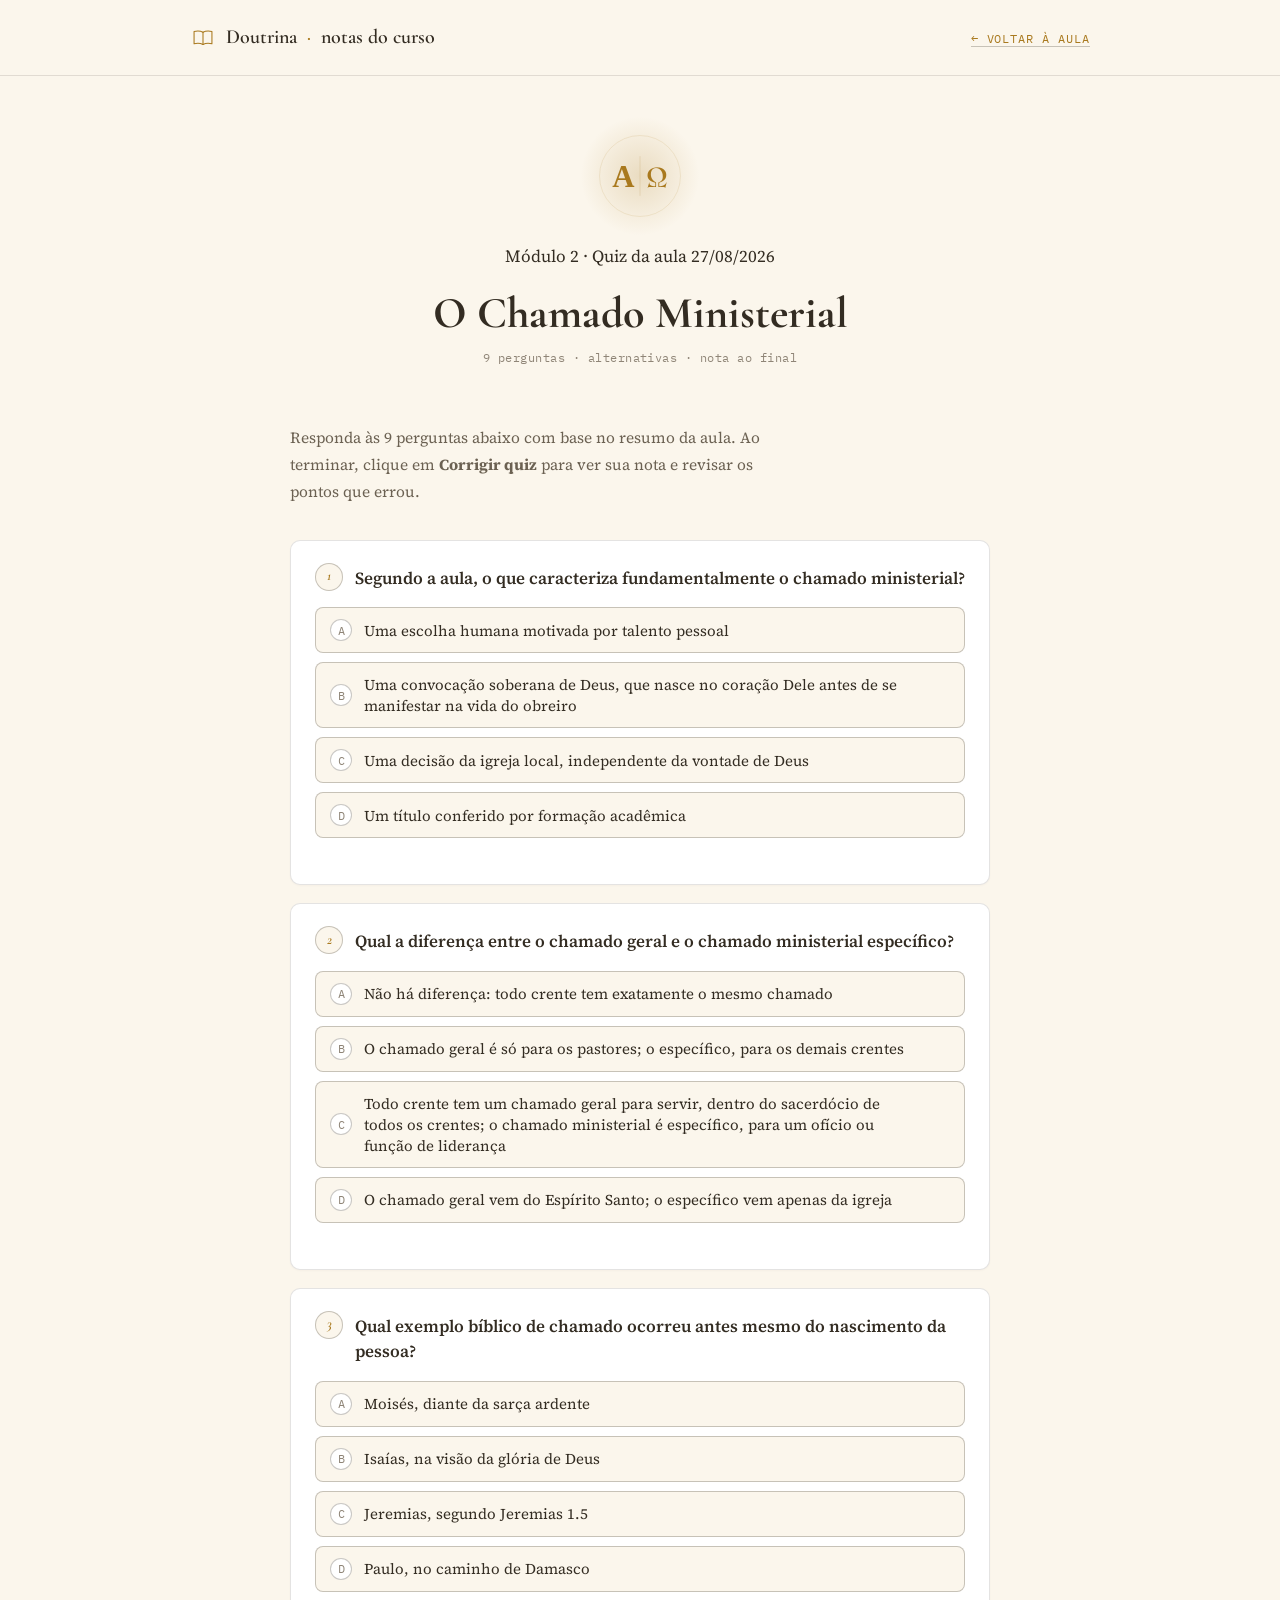
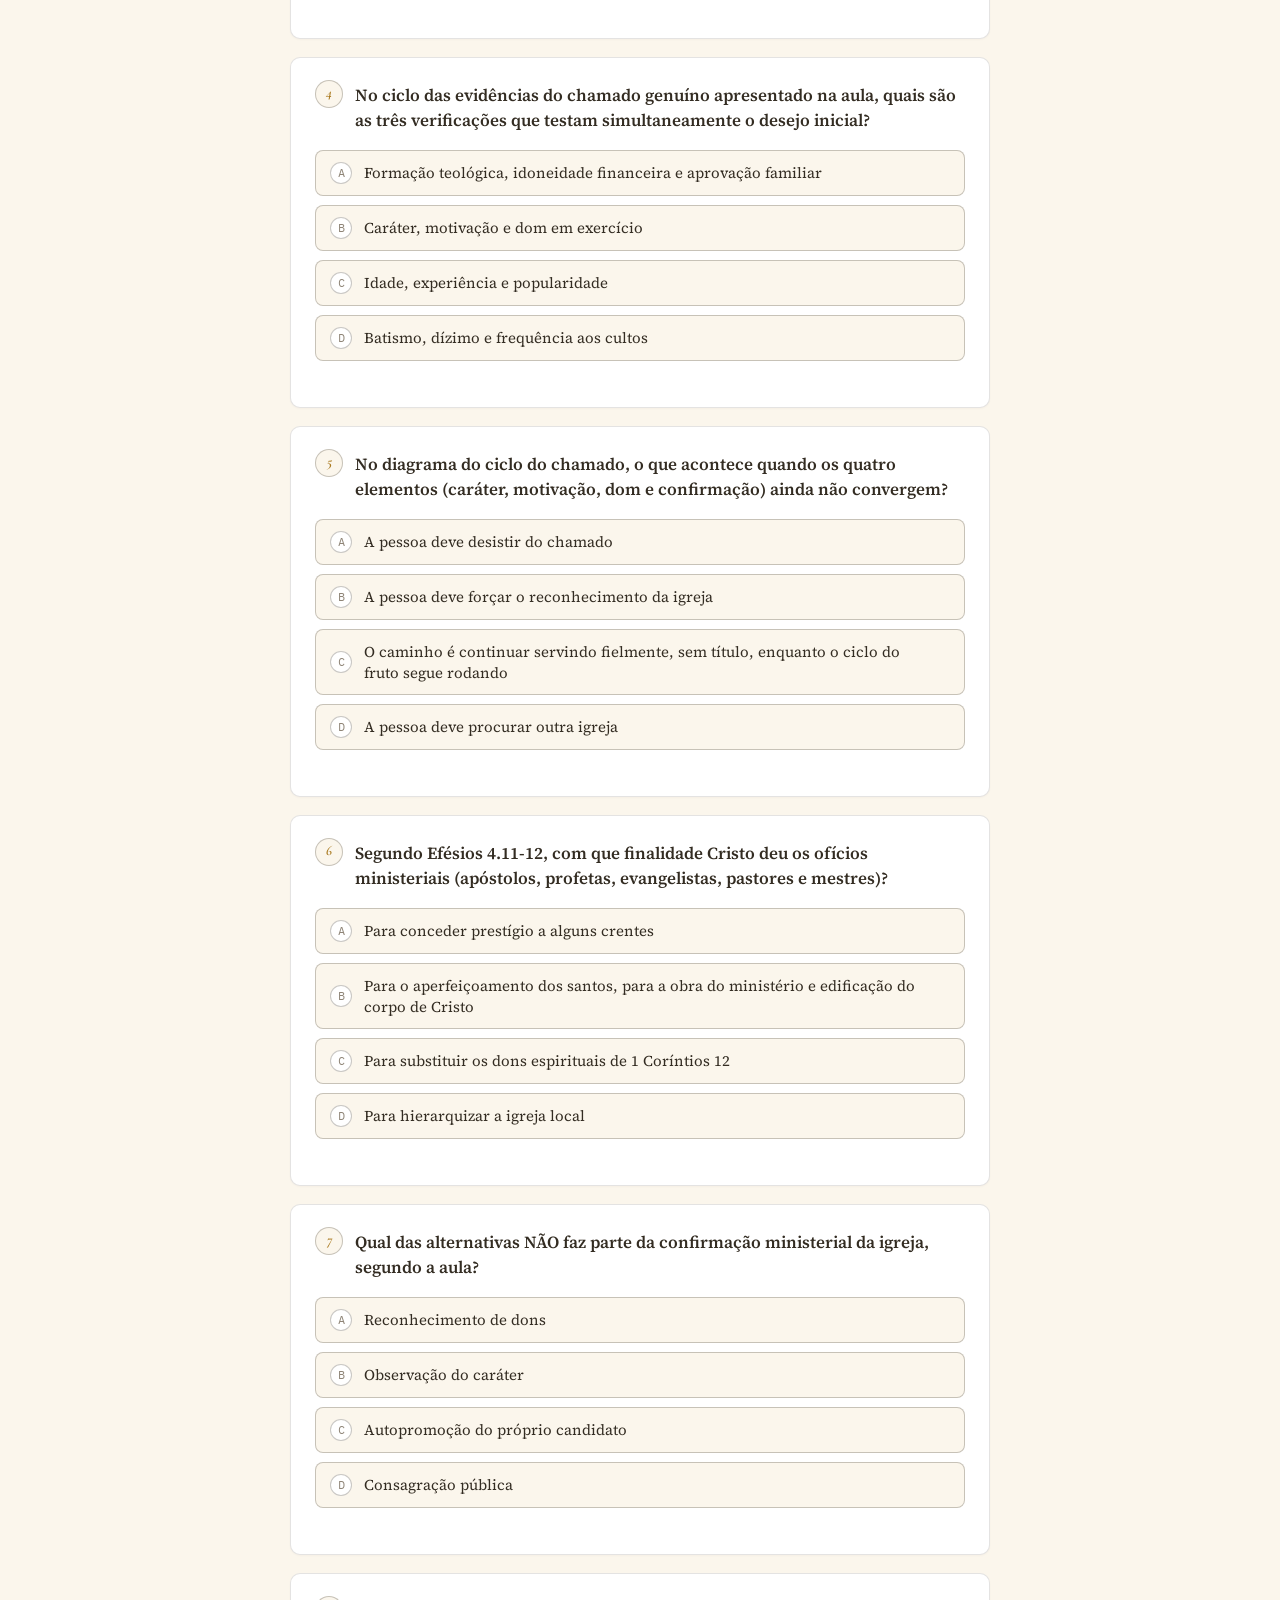
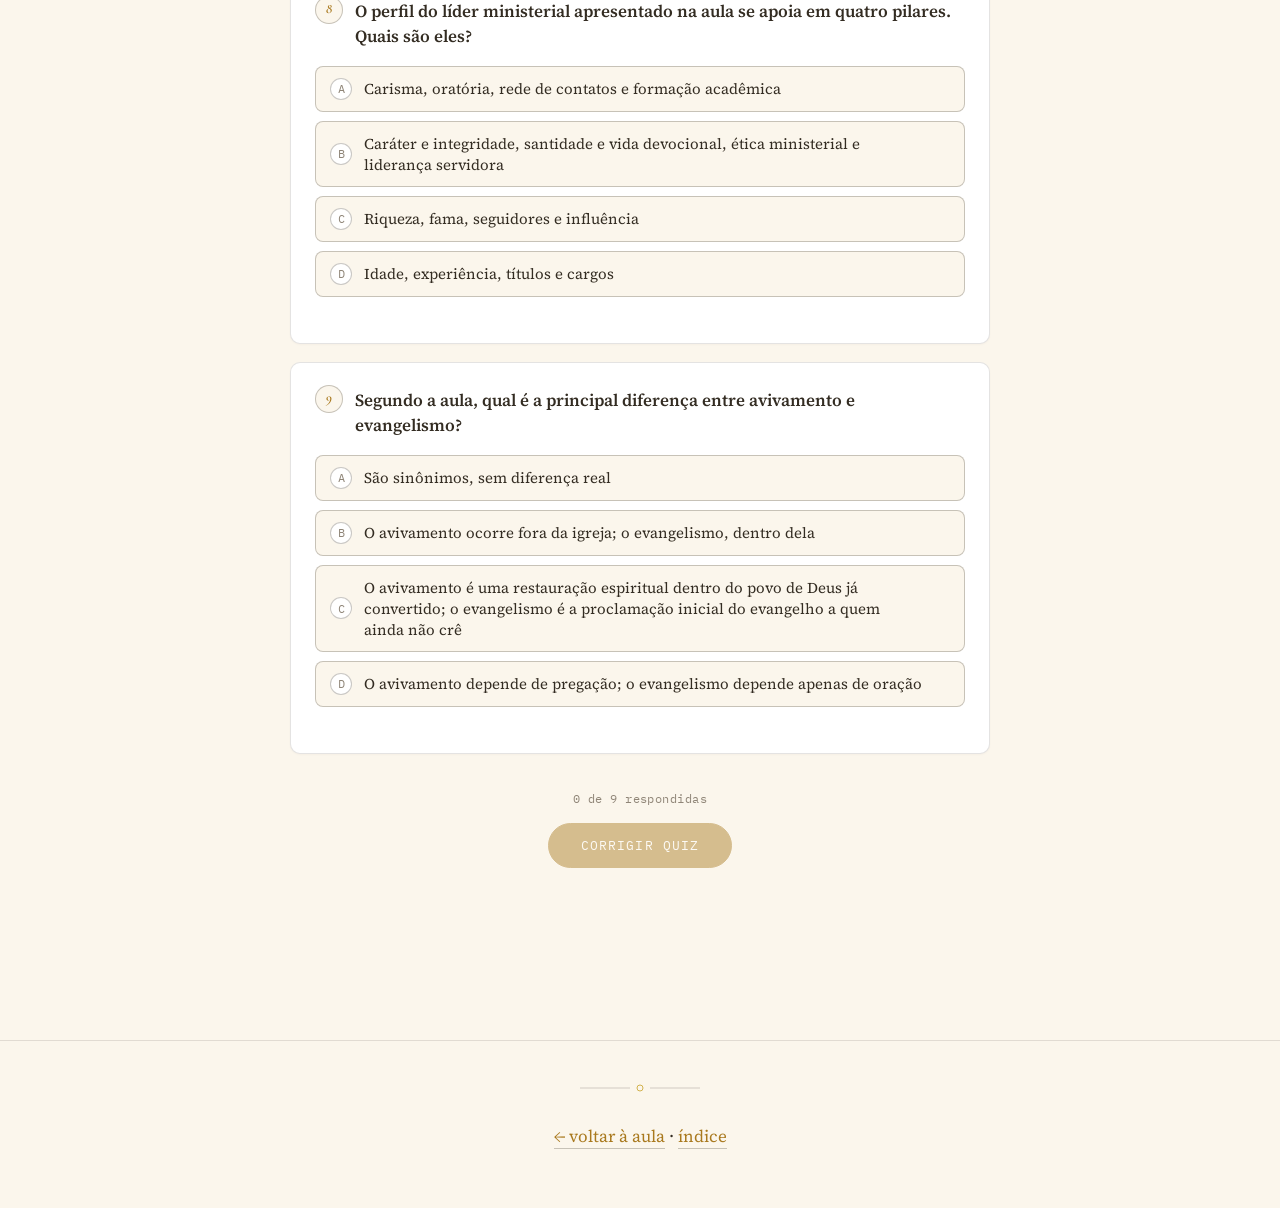
<file: aulas/2026-08-27-o-chamado-ministerial-quiz.html>
<!DOCTYPE html>
<html lang="pt-BR">
<head>
<meta charset="UTF-8">
<meta name="viewport" content="width=device-width, initial-scale=1.0">
<title>Quiz — O Chamado Ministerial</title>
<link rel="stylesheet" href="../css/style.css">
</head>
<body>

<div class="ambient" aria-hidden="true"></div>
<div class="progress" aria-hidden="true"></div>

<header class="site-header">
  <div class="inner">
    <a href="../index.html" class="brand">
      <svg viewBox="0 0 32 32" style="color:var(--gold-soft)" aria-hidden="true">
        <path d="M16,9 C13,7.3 9,7 5,8 L5,23 C9,22 13,22.3 16,24" fill="none" stroke="currentColor" stroke-width="1.3" stroke-linecap="round" stroke-linejoin="round"/>
        <path d="M16,9 C19,7.3 23,7 27,8 L27,23 C23,22 19,22.3 16,24" fill="none" stroke="currentColor" stroke-width="1.3" stroke-linecap="round" stroke-linejoin="round"/>
        <line x1="16" y1="9" x2="16" y2="24" stroke="currentColor" stroke-width="1.3"/>
      </svg>
      Doutrina <span>&middot;</span> notas do curso
    </a>
    <nav><a href="2026-08-27-o-chamado-ministerial.html">&larr; Voltar à aula</a></nav>
  </div>
</header>

<main>
  <div class="page-inner">

  <div class="lecture-header reveal">
    <div class="medallion" aria-hidden="true">
      <div class="medallion-glow"></div>
      <svg viewBox="0 0 200 200" width="100%" height="100%">
        <circle class="ring" cx="100" cy="100" r="92" fill="none" stroke="var(--gold-dim)" stroke-width="1"/>
        <text x="62" y="124" font-family="'Cormorant Garamond', Georgia, serif" font-size="70" font-weight="700" fill="var(--gold-soft)" text-anchor="middle">&#913;</text>
        <text x="138" y="124" font-family="'Cormorant Garamond', Georgia, serif" font-size="70" font-weight="700" fill="var(--gold-soft)" text-anchor="middle">&#937;</text>
        <line x1="100" y1="55" x2="100" y2="145" stroke="var(--gold-soft)" stroke-width="1" opacity="0.35"/>
      </svg>
    </div>
    <p class="eyebrow">Módulo 2 &middot; Quiz da aula 27/08/2026</p>
    <h1>O Chamado Ministerial</h1>
    <p class="lecture-sub">9 perguntas &middot; alternativas &middot; nota ao final</p>
  </div>

  <section class="section reveal">
    <p class="quiz-intro">Responda às 9 perguntas abaixo com base no resumo da aula. Ao terminar, clique em <strong>Corrigir quiz</strong> para ver sua nota e revisar os pontos que errou.</p>

    <div id="quiz-root"></div>
  </section>

  </div>
</main>

<footer class="site-footer">
  <svg class="footer-flourish" viewBox="0 0 120 14" aria-hidden="true">
    <line x1="0" y1="7" x2="50" y2="7" stroke="var(--border-strong)" stroke-width="1"/>
    <circle cx="60" cy="7" r="3" fill="none" stroke="var(--gold)" stroke-width="1"/>
    <line x1="70" y1="7" x2="120" y2="7" stroke="var(--border-strong)" stroke-width="1"/>
  </svg>
  <p class="eyebrow"><a href="2026-08-27-o-chamado-ministerial.html">&larr; voltar à aula</a> &middot; <a href="../index.html">índice</a></p>
</footer>

<a href="#" class="top-link" aria-label="Voltar ao topo" onclick="window.scrollTo({top:0,behavior:'smooth'});return false;">
  <svg width="16" height="16" viewBox="0 0 16 16" aria-hidden="true"><path d="M8 3 L13 10 L10 10 L10 13 L6 13 L6 10 L3 10 Z" fill="currentColor"/></svg>
</a>

<script>
window.QUIZ = {
  questions: [
    {
      q: "Segundo a aula, o que caracteriza fundamentalmente o chamado ministerial?",
      options: [
        "Uma escolha humana motivada por talento pessoal",
        "Uma convocação soberana de Deus, que nasce no coração Dele antes de se manifestar na vida do obreiro",
        "Uma decisão da igreja local, independente da vontade de Deus",
        "Um título conferido por formação acadêmica"
      ],
      correct: 1
    },
    {
      q: "Qual a diferença entre o chamado geral e o chamado ministerial específico?",
      options: [
        "Não há diferença: todo crente tem exatamente o mesmo chamado",
        "O chamado geral é só para os pastores; o específico, para os demais crentes",
        "Todo crente tem um chamado geral para servir, dentro do sacerdócio de todos os crentes; o chamado ministerial é específico, para um ofício ou função de liderança",
        "O chamado geral vem do Espírito Santo; o específico vem apenas da igreja"
      ],
      correct: 2
    },
    {
      q: "Qual exemplo bíblico de chamado ocorreu antes mesmo do nascimento da pessoa?",
      options: [
        "Moisés, diante da sarça ardente",
        "Isaías, na visão da glória de Deus",
        "Jeremias, segundo Jeremias 1.5",
        "Paulo, no caminho de Damasco"
      ],
      correct: 2
    },
    {
      q: "No ciclo das evidências do chamado genuíno apresentado na aula, quais são as três verificações que testam simultaneamente o desejo inicial?",
      options: [
        "Formação teológica, idoneidade financeira e aprovação familiar",
        "Caráter, motivação e dom em exercício",
        "Idade, experiência e popularidade",
        "Batismo, dízimo e frequência aos cultos"
      ],
      correct: 1
    },
    {
      q: "No diagrama do ciclo do chamado, o que acontece quando os quatro elementos (caráter, motivação, dom e confirmação) ainda não convergem?",
      options: [
        "A pessoa deve desistir do chamado",
        "A pessoa deve forçar o reconhecimento da igreja",
        "O caminho é continuar servindo fielmente, sem título, enquanto o ciclo do fruto segue rodando",
        "A pessoa deve procurar outra igreja"
      ],
      correct: 2
    },
    {
      q: "Segundo Efésios 4.11-12, com que finalidade Cristo deu os ofícios ministeriais (apóstolos, profetas, evangelistas, pastores e mestres)?",
      options: [
        "Para conceder prestígio a alguns crentes",
        "Para o aperfeiçoamento dos santos, para a obra do ministério e edificação do corpo de Cristo",
        "Para substituir os dons espirituais de 1 Coríntios 12",
        "Para hierarquizar a igreja local"
      ],
      correct: 1
    },
    {
      q: "Qual das alternativas NÃO faz parte da confirmação ministerial da igreja, segundo a aula?",
      options: [
        "Reconhecimento de dons",
        "Observação do caráter",
        "Autopromoção do próprio candidato",
        "Consagração pública"
      ],
      correct: 2
    },
    {
      q: "O perfil do líder ministerial apresentado na aula se apoia em quatro pilares. Quais são eles?",
      options: [
        "Carisma, oratória, rede de contatos e formação acadêmica",
        "Caráter e integridade, santidade e vida devocional, ética ministerial e liderança servidora",
        "Riqueza, fama, seguidores e influência",
        "Idade, experiência, títulos e cargos"
      ],
      correct: 1
    },
    {
      q: "Segundo a aula, qual é a principal diferença entre avivamento e evangelismo?",
      options: [
        "São sinônimos, sem diferença real",
        "O avivamento ocorre fora da igreja; o evangelismo, dentro dela",
        "O avivamento é uma restauração espiritual dentro do povo de Deus já convertido; o evangelismo é a proclamação inicial do evangelho a quem ainda não crê",
        "O avivamento depende de pregação; o evangelismo depende apenas de oração"
      ],
      correct: 2
    }
  ]
};
</script>
<script src="../js/site.js"></script>
<script src="../js/quiz.js"></script>
</body>
</html>
</file>
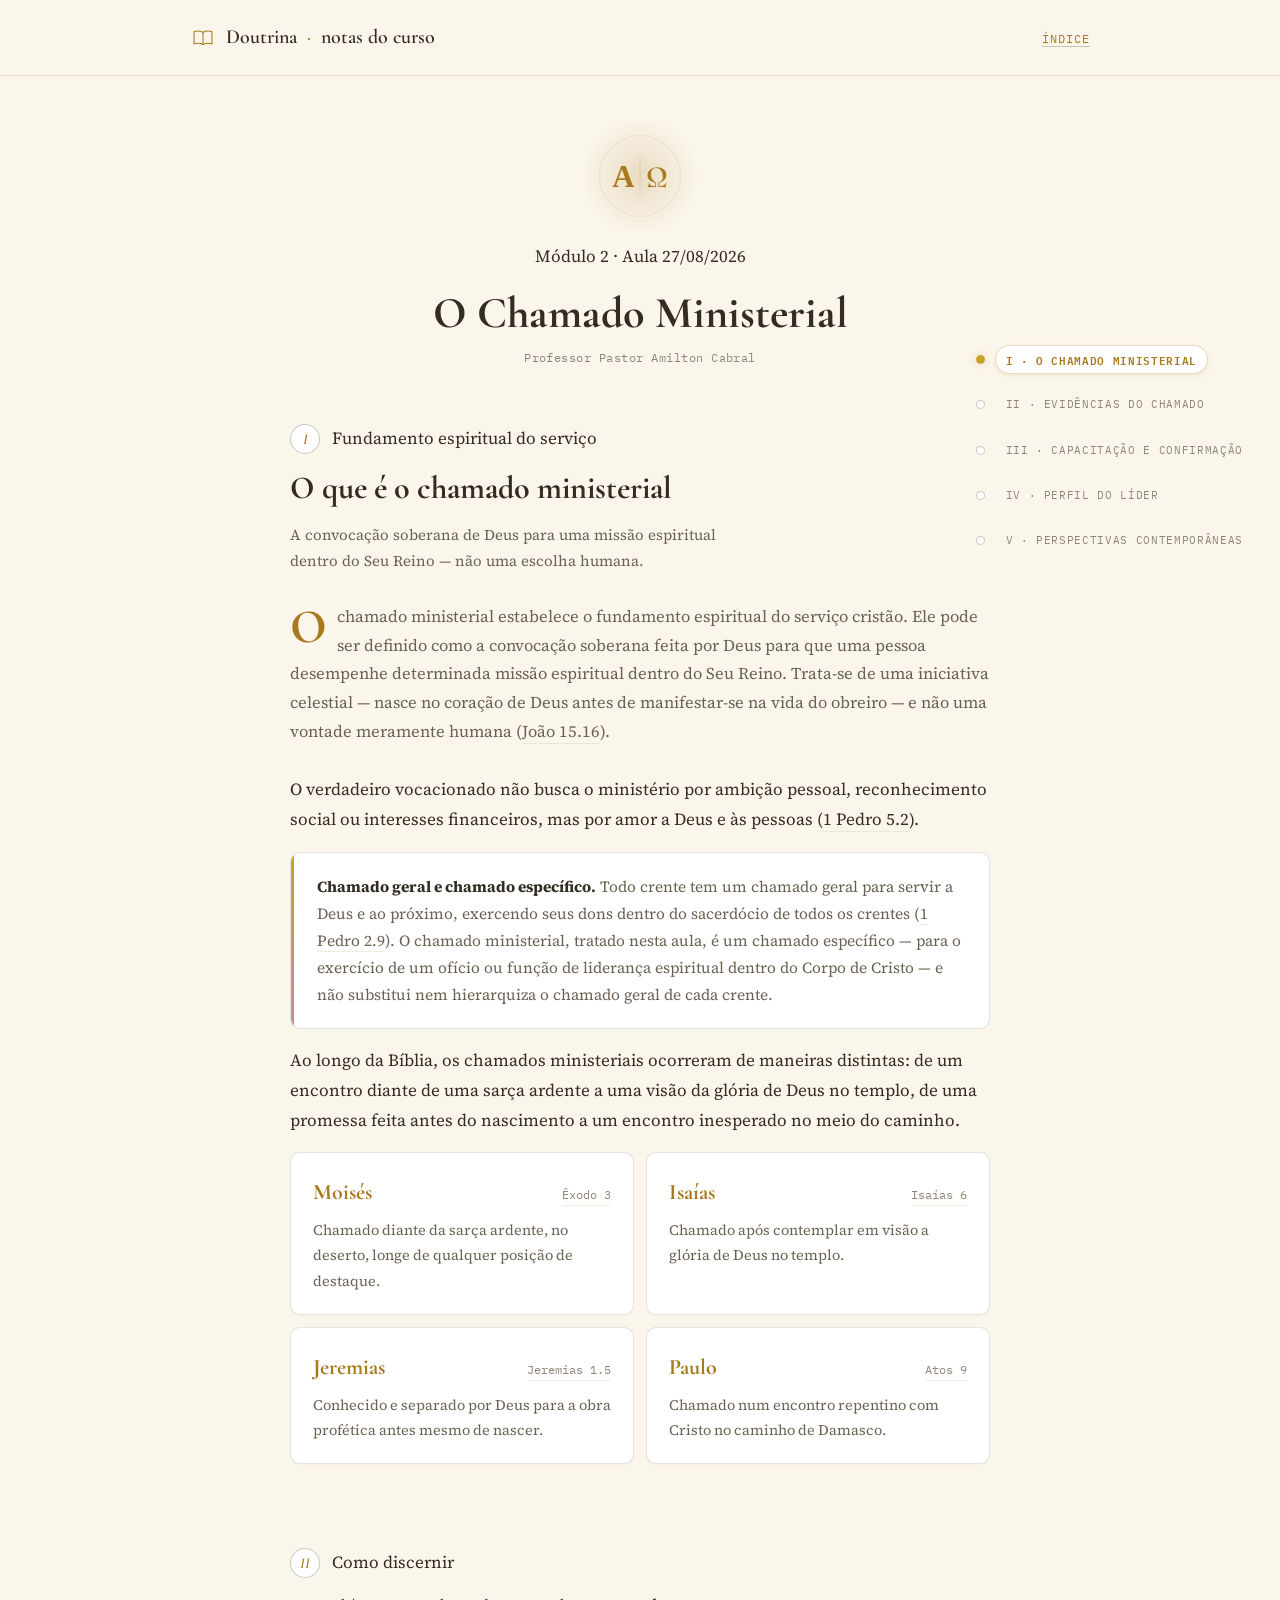
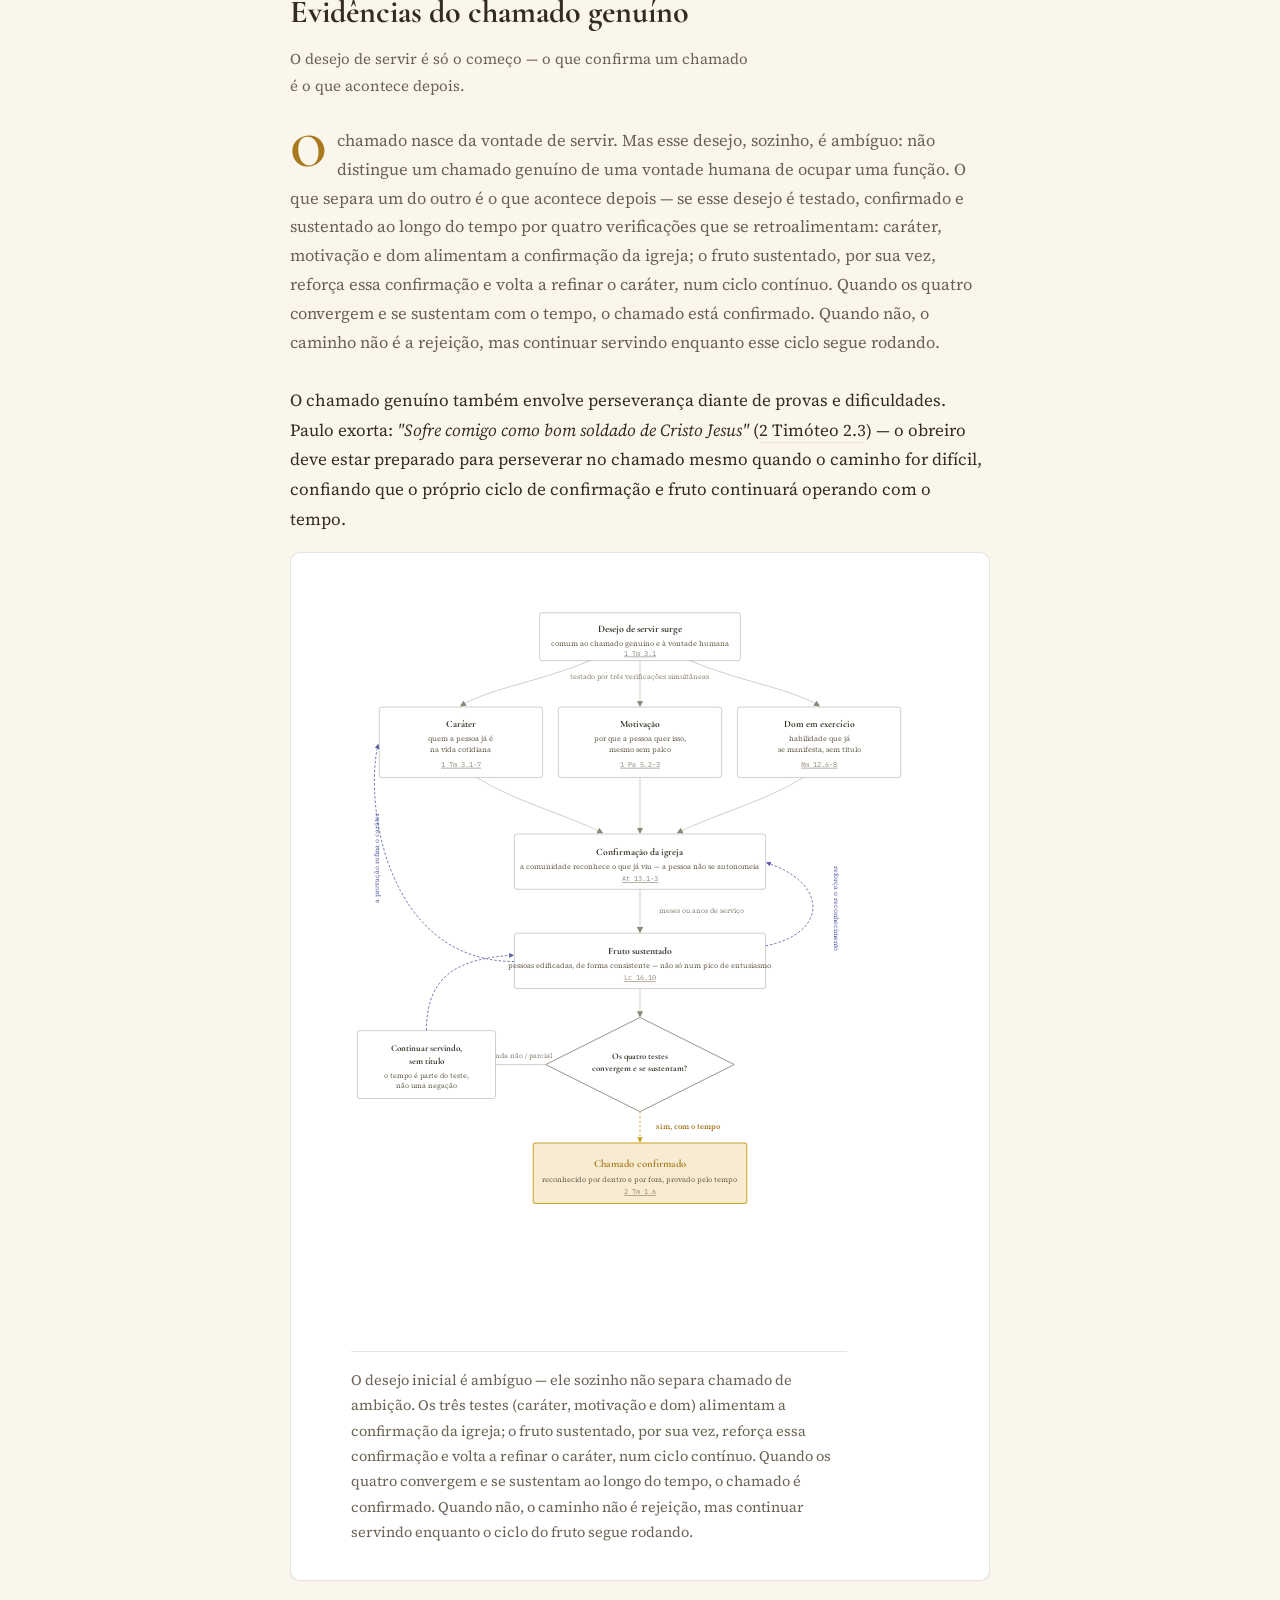
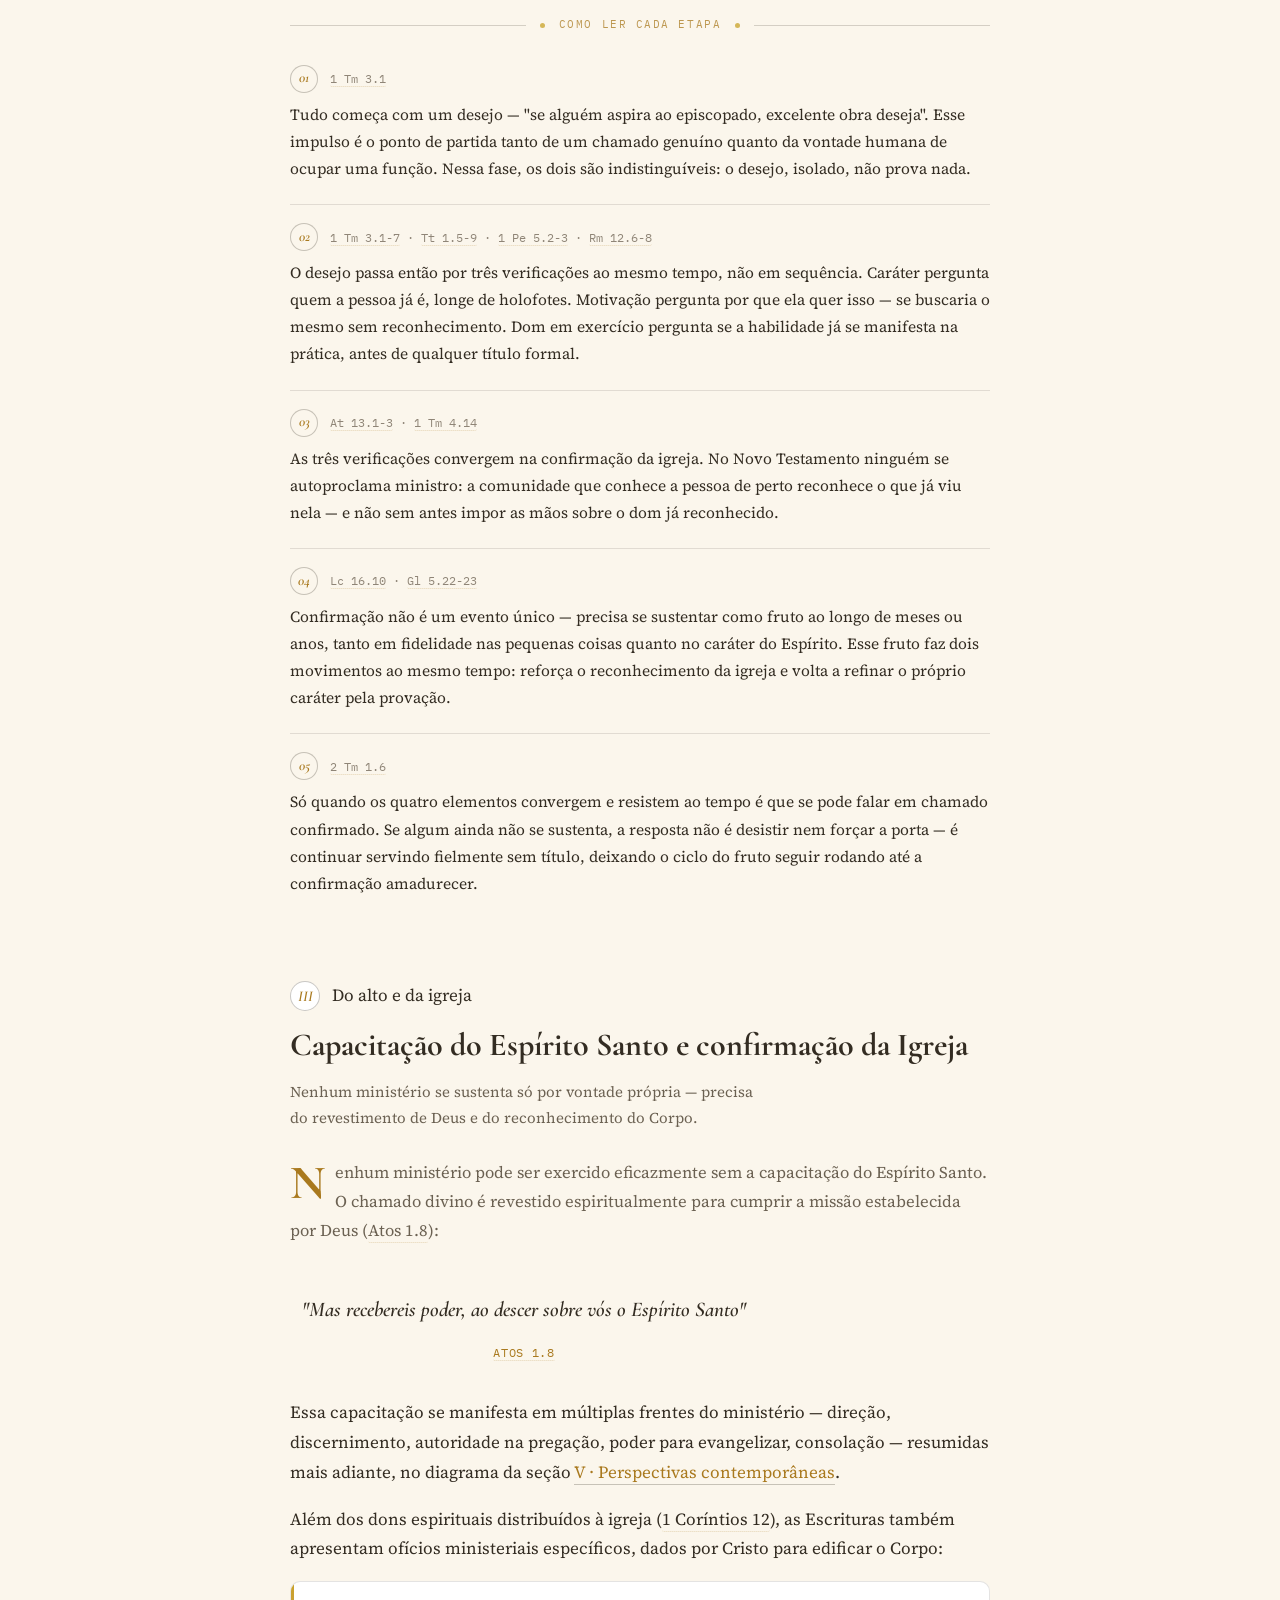
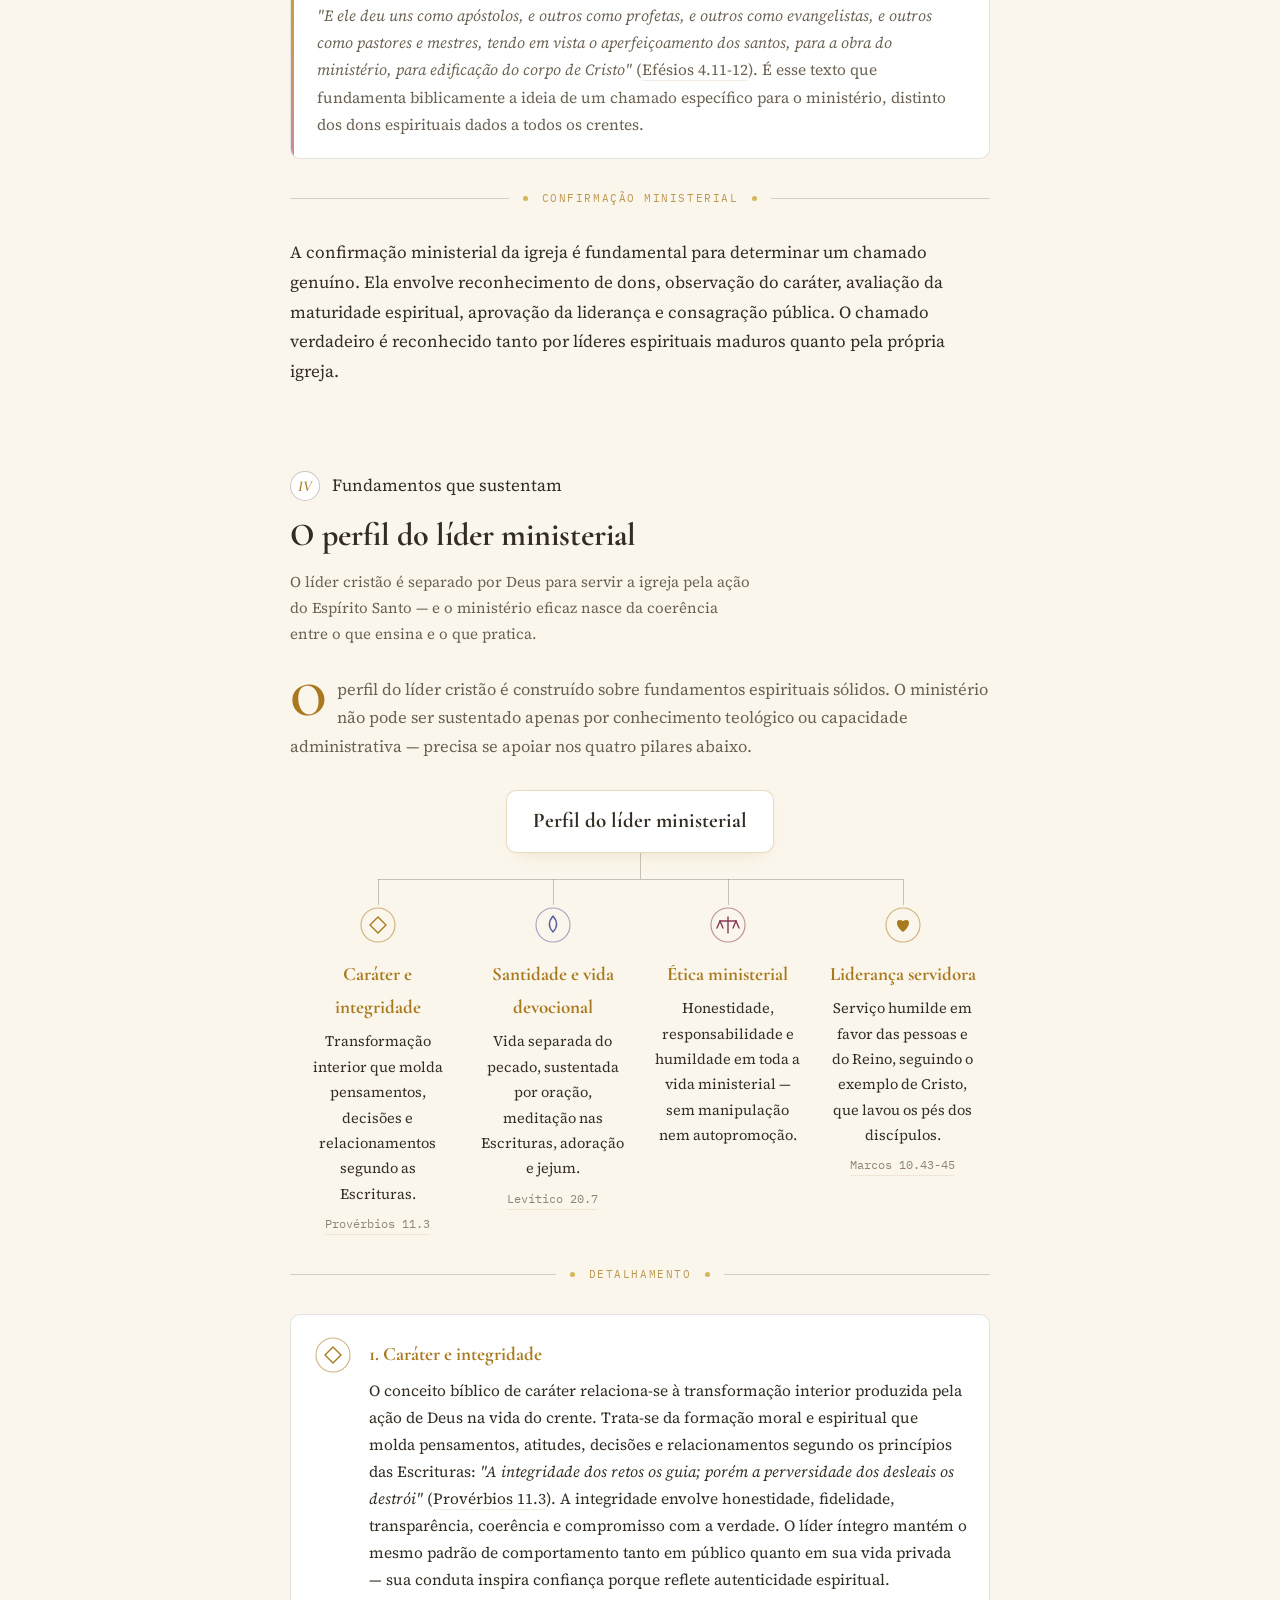
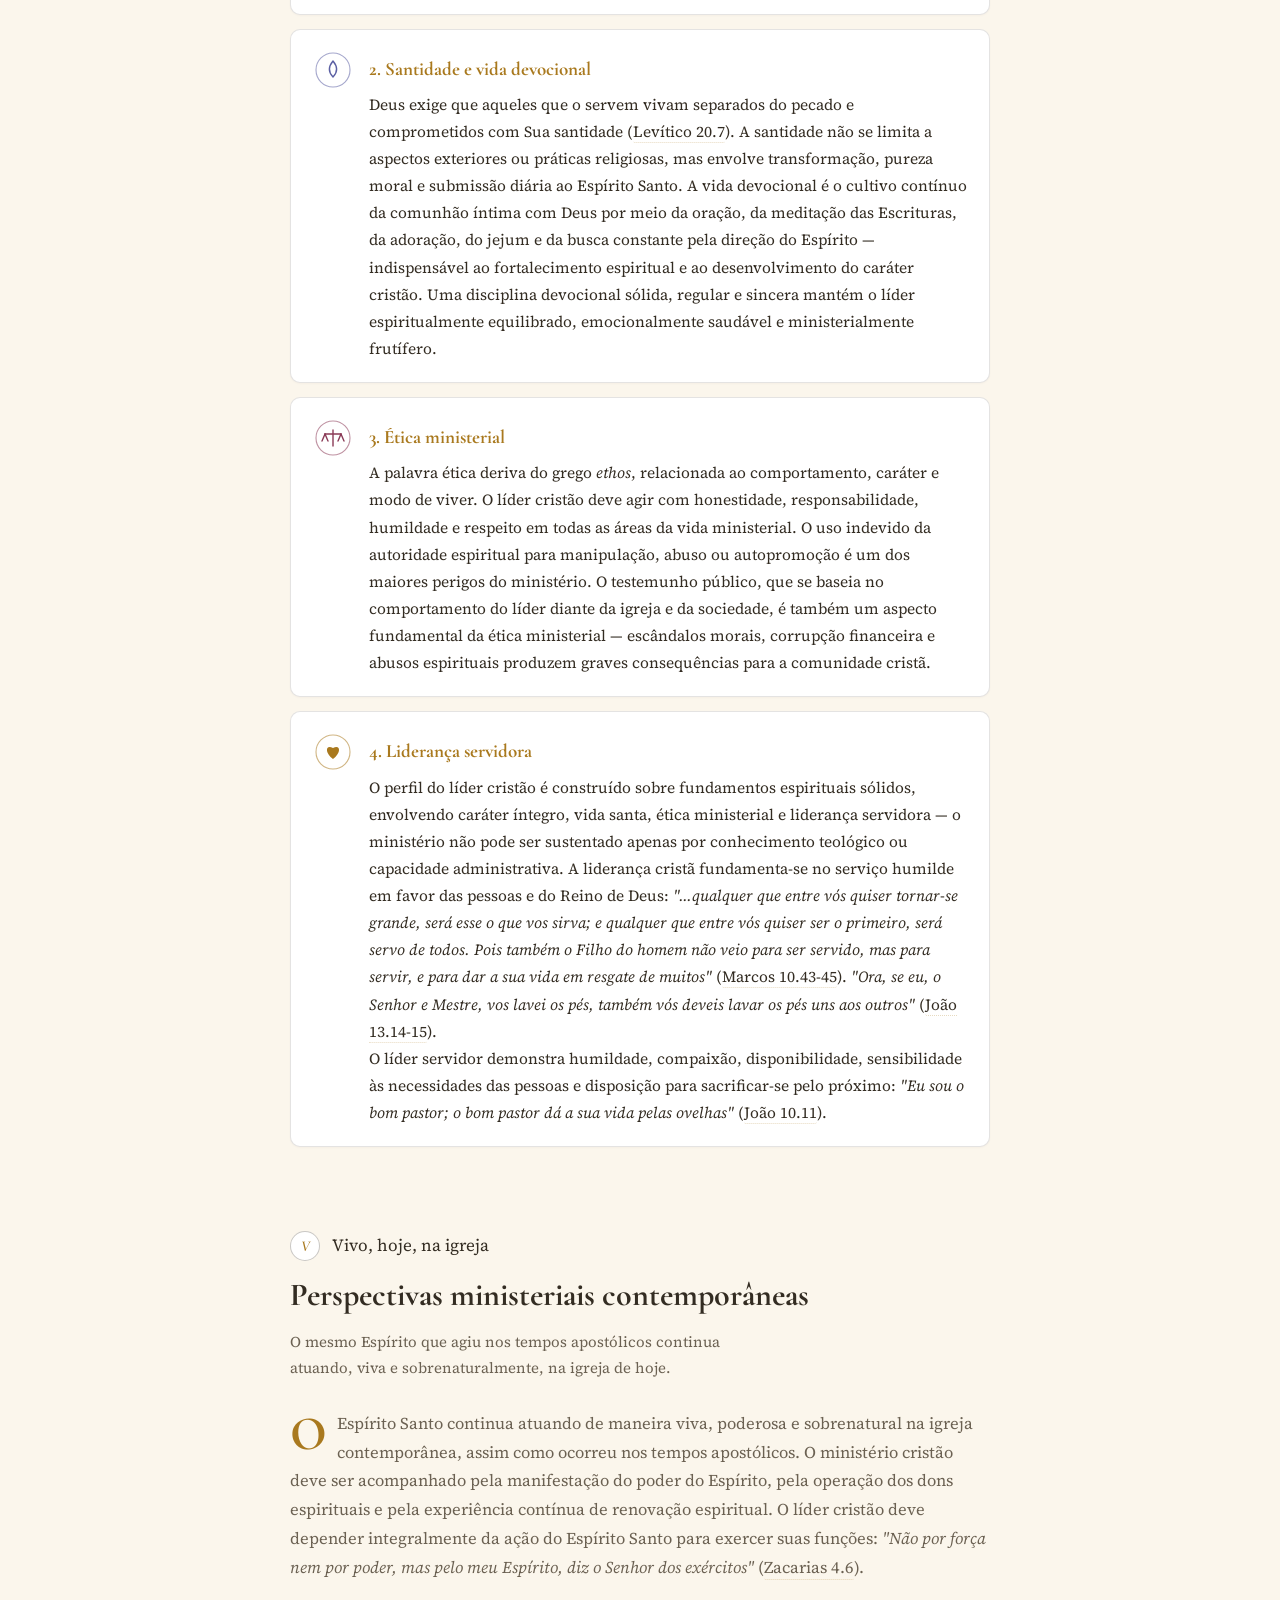
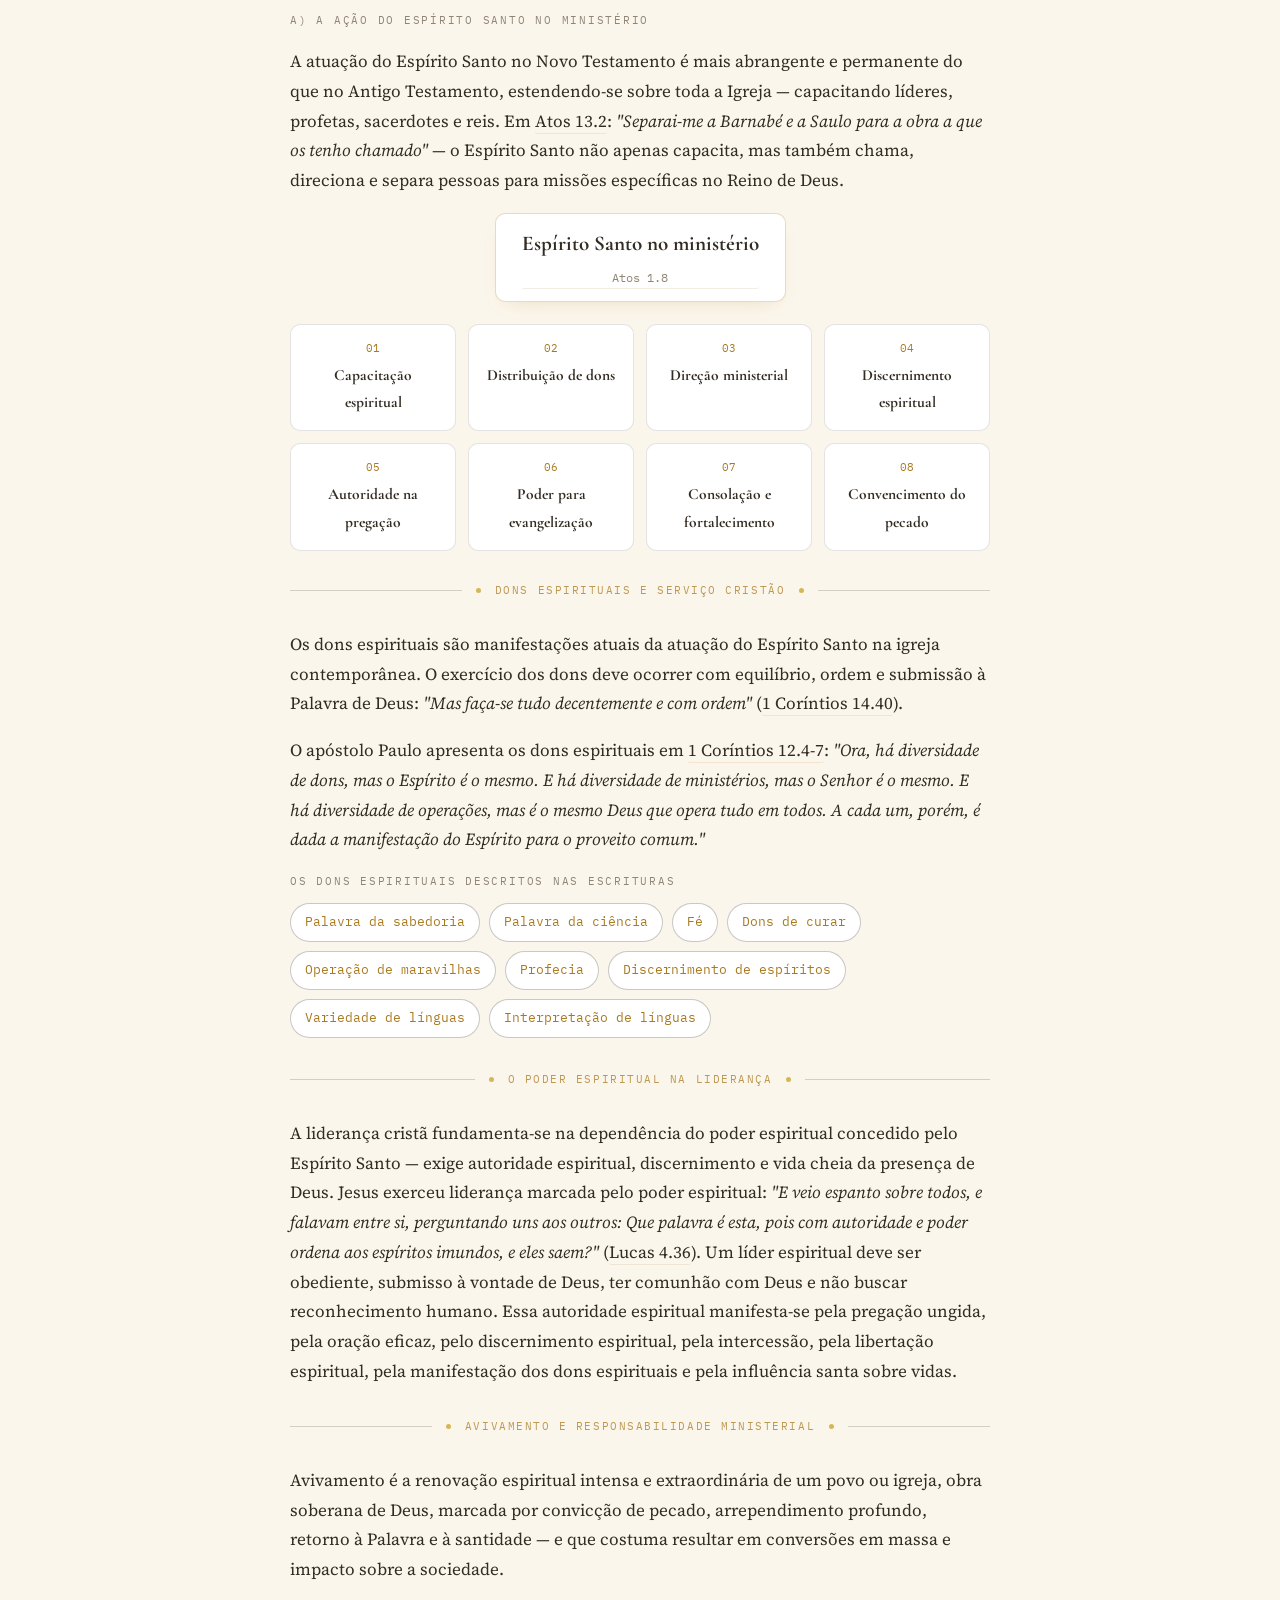
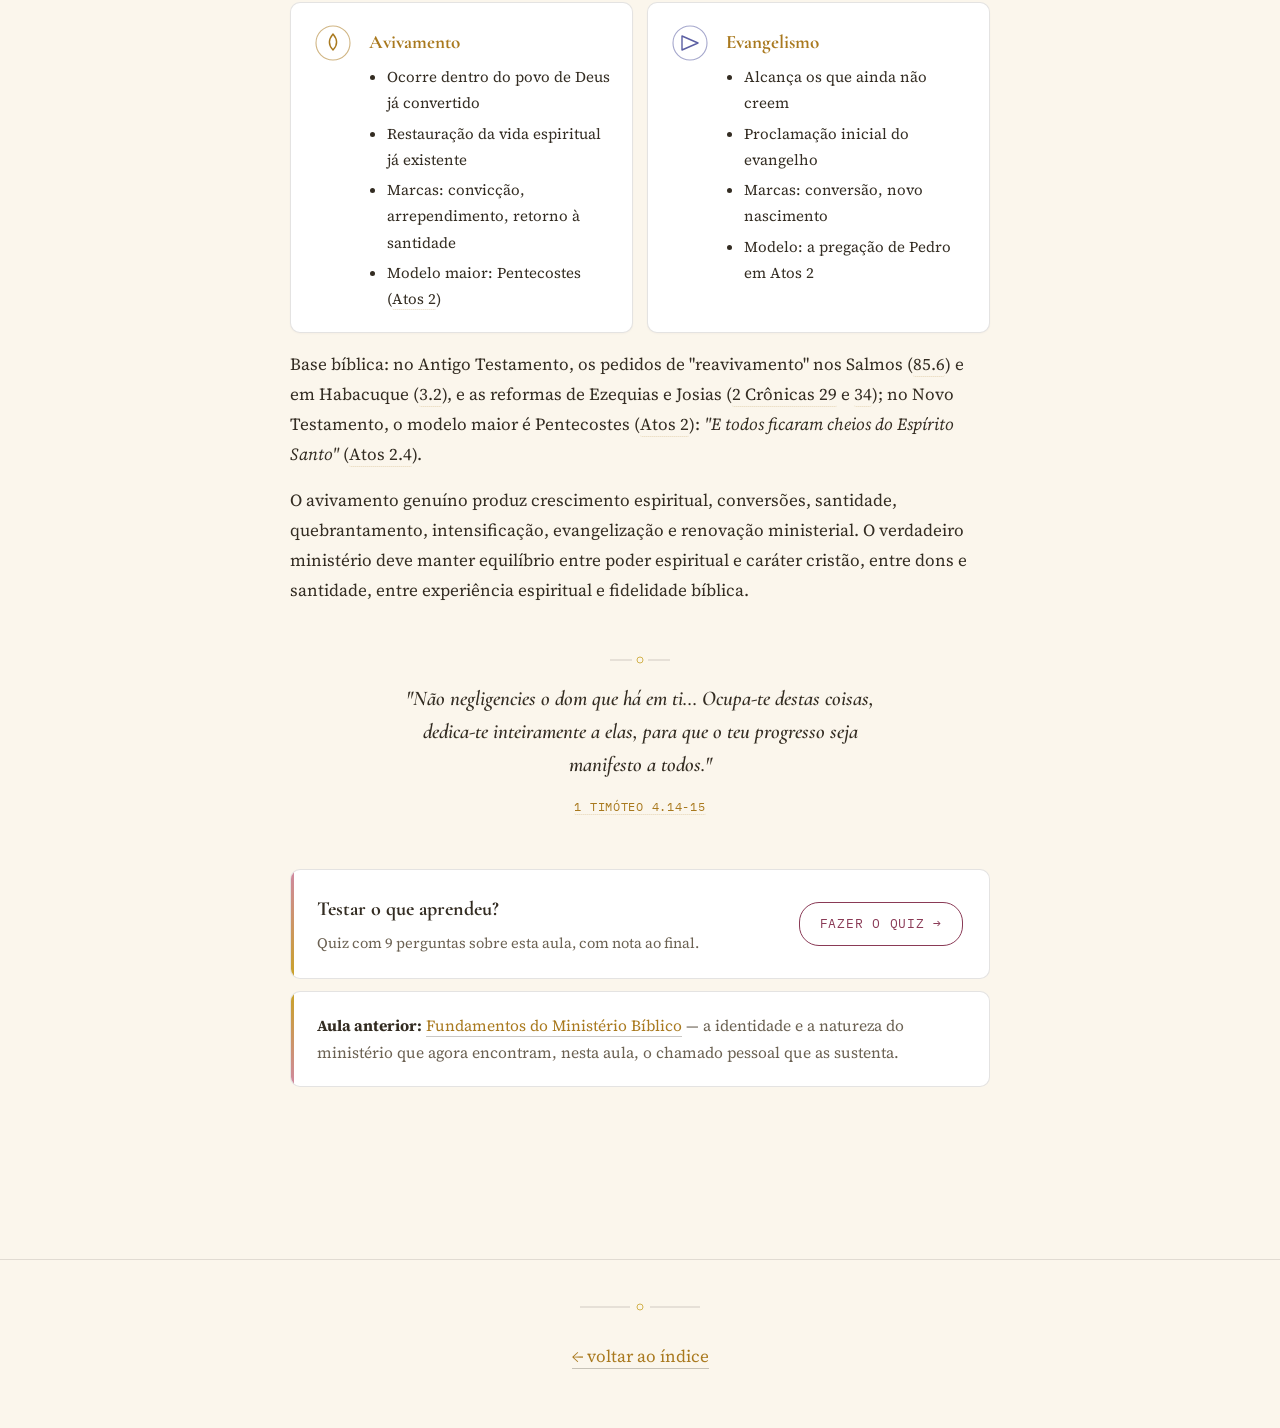
<file: aulas/2026-08-27-o-chamado-ministerial.html>
<!DOCTYPE html>
<html lang="pt-BR">
<head>
<meta charset="UTF-8">
<meta name="viewport" content="width=device-width, initial-scale=1.0">
<title>O Chamado Ministerial — 27/08/2026</title>
<link rel="stylesheet" href="../css/style.css">
</head>
<body>

<div class="ambient" aria-hidden="true"></div>
<div class="progress" aria-hidden="true"></div>

<header class="site-header">
  <div class="inner">
    <a href="../index.html" class="brand">
      <svg viewBox="0 0 32 32" style="color:var(--gold-soft)" aria-hidden="true">
        <path d="M16,9 C13,7.3 9,7 5,8 L5,23 C9,22 13,22.3 16,24" fill="none" stroke="currentColor" stroke-width="1.3" stroke-linecap="round" stroke-linejoin="round"/>
        <path d="M16,9 C19,7.3 23,7 27,8 L27,23 C23,22 19,22.3 16,24" fill="none" stroke="currentColor" stroke-width="1.3" stroke-linecap="round" stroke-linejoin="round"/>
        <line x1="16" y1="9" x2="16" y2="24" stroke="currentColor" stroke-width="1.3"/>
      </svg>
      Doutrina <span>&middot;</span> notas do curso
    </a>
    <nav><a href="../index.html">Índice</a></nav>
  </div>
</header>

<nav class="toc" aria-label="Índice desta aula">
  <a href="#chamado"><span class="dot"></span><span class="label">I &middot; O chamado ministerial</span></a>
  <a href="#evidencias"><span class="dot"></span><span class="label">II &middot; Evidências do chamado</span></a>
  <a href="#capacitacao"><span class="dot"></span><span class="label">III &middot; Capacitação e confirmação</span></a>
  <a href="#perfil"><span class="dot"></span><span class="label">IV &middot; Perfil do líder</span></a>
  <a href="#perspectivas"><span class="dot"></span><span class="label">V &middot; Perspectivas contemporâneas</span></a>
</nav>

<main>
  <div class="page-inner">

  <div class="lecture-header reveal">
    <div class="medallion" aria-hidden="true">
      <div class="medallion-glow"></div>
      <svg viewBox="0 0 200 200" width="100%" height="100%">
        <circle class="ring" cx="100" cy="100" r="92" fill="none" stroke="var(--gold-dim)" stroke-width="1"/>
        <text x="62" y="124" font-family="'Cormorant Garamond', Georgia, serif" font-size="70" font-weight="700" fill="var(--gold-soft)" text-anchor="middle">&#913;</text>
        <text x="138" y="124" font-family="'Cormorant Garamond', Georgia, serif" font-size="70" font-weight="700" fill="var(--gold-soft)" text-anchor="middle">&#937;</text>
        <line x1="100" y1="55" x2="100" y2="145" stroke="var(--gold-soft)" stroke-width="1" opacity="0.35"/>
      </svg>
    </div>
    <p class="eyebrow">Módulo 2 &middot; Aula 27/08/2026</p>
    <h1>O Chamado Ministerial</h1>
    <p class="lecture-sub">Professor Pastor Amilton Cabral</p>
  </div>

  <!-- SEÇÃO I — O CHAMADO MINISTERIAL -->
  <section class="section reveal" id="chamado">
    <div class="section-eyebrow"><span class="section-num">I</span><span class="eyebrow">Fundamento espiritual do serviço</span></div>
    <h2>O que é o chamado ministerial</h2>
    <p class="section-sub">A convocação soberana de Deus para uma missão espiritual dentro do Seu Reino — não uma escolha humana.</p>

    <p class="intro-p">O chamado ministerial estabelece o fundamento espiritual do serviço cristão. Ele pode ser definido como a convocação soberana feita por Deus para que uma pessoa desempenhe determinada missão espiritual dentro do Seu Reino. Trata-se de uma iniciativa celestial — nasce no coração de Deus antes de manifestar-se na vida do obreiro — e não uma vontade meramente humana (<span class="verse-ref" data-ref="Jo 15.16">João 15.16</span>).</p>

    <p>O verdadeiro vocacionado não busca o ministério por ambição pessoal, reconhecimento social ou interesses financeiros, mas por amor a Deus e às pessoas (<span class="verse-ref" data-ref="1 Pe 5.2">1 Pedro 5.2</span>).</p>

    <div class="callout">
      <strong>Chamado geral e chamado específico.</strong> Todo crente tem um chamado geral para servir a Deus e ao próximo, exercendo seus dons dentro do sacerdócio de todos os crentes (<span class="verse-ref" data-ref="1 Pe 2.9">1 Pedro 2.9</span>). O chamado ministerial, tratado nesta aula, é um chamado específico — para o exercício de um ofício ou função de liderança espiritual dentro do Corpo de Cristo — e não substitui nem hierarquiza o chamado geral de cada crente.
    </div>

    <p>Ao longo da Bíblia, os chamados ministeriais ocorreram de maneiras distintas: de um encontro diante de uma sarça ardente a uma visão da glória de Deus no templo, de uma promessa feita antes do nascimento a um encontro inesperado no meio do caminho.</p>

    <div class="names-grid">
      <div class="name-card">
        <div class="name-top"><span class="name-title">Moisés</span><span class="verse-ref name-ref" data-ref="Êx 3">Êxodo 3</span></div>
        <p>Chamado diante da sarça ardente, no deserto, longe de qualquer posição de destaque.</p>
      </div>
      <div class="name-card">
        <div class="name-top"><span class="name-title">Isaías</span><span class="verse-ref name-ref" data-ref="Is 6">Isaías 6</span></div>
        <p>Chamado após contemplar em visão a glória de Deus no templo.</p>
      </div>
      <div class="name-card">
        <div class="name-top"><span class="name-title">Jeremias</span><span class="verse-ref name-ref" data-ref="Jr 1.5">Jeremias 1.5</span></div>
        <p>Conhecido e separado por Deus para a obra profética antes mesmo de nascer.</p>
      </div>
      <div class="name-card">
        <div class="name-top"><span class="name-title">Paulo</span><span class="verse-ref name-ref" data-ref="At 9">Atos 9</span></div>
        <p>Chamado num encontro repentino com Cristo no caminho de Damasco.</p>
      </div>
    </div>
  </section>

  <!-- SEÇÃO II — EVIDÊNCIAS DO CHAMADO GENUÍNO -->
  <section class="section reveal" id="evidencias">
    <div class="section-eyebrow"><span class="section-num">II</span><span class="eyebrow">Como discernir</span></div>
    <h2>Evidências do chamado genuíno</h2>
    <p class="section-sub">O desejo de servir é só o começo — o que confirma um chamado é o que acontece depois.</p>

    <p class="intro-p">O chamado nasce da vontade de servir. Mas esse desejo, sozinho, é ambíguo: não distingue um chamado genuíno de uma vontade humana de ocupar uma função. O que separa um do outro é o que acontece depois — se esse desejo é testado, confirmado e sustentado ao longo do tempo por quatro verificações que se retroalimentam: caráter, motivação e dom alimentam a confirmação da igreja; o fruto sustentado, por sua vez, reforça essa confirmação e volta a refinar o caráter, num ciclo contínuo. Quando os quatro convergem e se sustentam com o tempo, o chamado está confirmado. Quando não, o caminho não é a rejeição, mas continuar servindo enquanto esse ciclo segue rodando.</p>

    <p>O chamado genuíno também envolve perseverança diante de provas e dificuldades. Paulo exorta: <em>"Sofre comigo como bom soldado de Cristo Jesus"</em> (<span class="verse-ref" data-ref="2 Tm 2.3">2 Timóteo 2.3</span>) — o obreiro deve estar preparado para perseverar no chamado mesmo quando o caminho for difícil, confiando que o próprio ciclo de confirmação e fruto continuará operando com o tempo.</p>

    <div class="diagram-card">
      <figure>
        <div class="diagram-scroll">
          <svg viewBox="0 0 920 1180" role="img" aria-label="Fluxograma mostrando como um desejo inicial de servir passa por três testes — caráter, motivação e dom — que alimentam a confirmação da igreja; o fruto sustentado ao longo do tempo reforça essa confirmação e também refina o caráter, num ciclo; se os testes convergem e se sustentam, o chamado é confirmado, e se não, a pessoa é direcionada a continuar servindo fielmente, o que realimenta o ciclo do fruto.">
            <defs>
              <marker id="darrow" viewBox="0 0 10 10" refX="8" refY="5" markerWidth="7" markerHeight="7" orient="auto-start-reverse">
                <path d="M0,0 L10,5 L0,10 z" fill="var(--muted)"></path>
              </marker>
              <marker id="darrow-accent" viewBox="0 0 10 10" refX="8" refY="5" markerWidth="7" markerHeight="7" orient="auto-start-reverse">
                <path d="M0,0 L10,5 L0,10 z" fill="var(--gold)"></path>
              </marker>
              <marker id="darrow-loop" viewBox="0 0 10 10" refX="8" refY="5" markerWidth="6" markerHeight="6" orient="auto-start-reverse">
                <path d="M0,0 L10,5 L0,10 z" fill="var(--lapis-soft)"></path>
              </marker>
            </defs>

            <!-- Nó 1: impulso inicial -->
            <rect x="300" y="30" width="320" height="76" rx="4" class="dnode-box"></rect>
            <text x="460" y="60" text-anchor="middle" class="dnode-title" font-size="16">Desejo de servir surge</text>
            <text x="460" y="82" text-anchor="middle" class="dnode-sub" font-size="11.5">comum ao chamado genuíno e à vontade humana</text>
            <text x="460" y="98" text-anchor="middle" class="verse-ref dnode-ref" data-ref="1 Tm 3.1" font-size="10.5">1 Tm 3.1</text>

            <!-- setas em leque para os 3 testes -->
            <path d="M380,106 C300,140 220,150 175,178" class="dflow-line" marker-end="url(#darrow)"></path>
            <path d="M460,106 L460,178" class="dflow-line" marker-end="url(#darrow)"></path>
            <path d="M540,106 C620,140 700,150 745,178" class="dflow-line" marker-end="url(#darrow)"></path>
            <text x="460" y="135" text-anchor="middle" class="dflow-label" font-size="11">testado por três verificações simultâneas</text>

            <!-- Teste A: Caráter -->
            <rect x="45" y="180" width="260" height="112" rx="4" class="dnode-box"></rect>
            <text x="175" y="212" text-anchor="middle" class="dnode-title" font-size="15.5">Caráter</text>
            <text x="175" y="234" text-anchor="middle" class="dnode-sub" font-size="11.5">quem a pessoa já é</text>
            <text x="175" y="252" text-anchor="middle" class="dnode-sub" font-size="11.5">na vida cotidiana</text>
            <text x="175" y="275" text-anchor="middle" class="verse-ref dnode-ref" data-ref="1 Tm 3.1-7" font-size="10.5">1 Tm 3.1-7</text>

            <!-- Teste B: Motivação -->
            <rect x="330" y="180" width="260" height="112" rx="4" class="dnode-box"></rect>
            <text x="460" y="212" text-anchor="middle" class="dnode-title" font-size="15.5">Motivação</text>
            <text x="460" y="234" text-anchor="middle" class="dnode-sub" font-size="11.5">por que a pessoa quer isso,</text>
            <text x="460" y="252" text-anchor="middle" class="dnode-sub" font-size="11.5">mesmo sem palco</text>
            <text x="460" y="275" text-anchor="middle" class="verse-ref dnode-ref" data-ref="1 Pe 5.2-3" font-size="10.5">1 Pe 5.2-3</text>

            <!-- Teste C: Dom -->
            <rect x="615" y="180" width="260" height="112" rx="4" class="dnode-box"></rect>
            <text x="745" y="212" text-anchor="middle" class="dnode-title" font-size="15.5">Dom em exercício</text>
            <text x="745" y="234" text-anchor="middle" class="dnode-sub" font-size="11.5">habilidade que já</text>
            <text x="745" y="252" text-anchor="middle" class="dnode-sub" font-size="11.5">se manifesta, sem título</text>
            <text x="745" y="275" text-anchor="middle" class="verse-ref dnode-ref" data-ref="Rm 12.6-8" font-size="10.5">Rm 12.6-8</text>

            <!-- setas convergindo para a confirmação -->
            <path d="M200,292 C260,330 340,350 400,380" class="dflow-line" marker-end="url(#darrow)"></path>
            <path d="M460,292 L460,380" class="dflow-line" marker-end="url(#darrow)"></path>
            <path d="M720,292 C660,330 580,350 520,380" class="dflow-line" marker-end="url(#darrow)"></path>

            <!-- Confirmação da igreja -->
            <rect x="260" y="382" width="400" height="88" rx="4" class="dnode-box"></rect>
            <text x="460" y="415" text-anchor="middle" class="dnode-title" font-size="15.5">Confirmação da igreja</text>
            <text x="460" y="437" text-anchor="middle" class="dnode-sub" font-size="11.5">a comunidade reconhece o que já viu — a pessoa não se autonomeia</text>
            <text x="460" y="457" text-anchor="middle" class="verse-ref dnode-ref" data-ref="At 13.1-3" font-size="10.5">At 13.1-3</text>

            <!-- seta descendo para o fruto -->
            <path d="M460,470 L460,538" class="dflow-line" marker-end="url(#darrow)"></path>
            <text x="490" y="508" class="dflow-label" font-size="11">meses ou anos de serviço</text>

            <!-- Fruto sustentado -->
            <rect x="260" y="540" width="400" height="88" rx="4" class="dnode-box"></rect>
            <text x="460" y="573" text-anchor="middle" class="dnode-title" font-size="15.5">Fruto sustentado</text>
            <text x="460" y="595" text-anchor="middle" class="dnode-sub" font-size="11.5">pessoas edificadas, de forma consistente — não só num pico de entusiasmo</text>
            <text x="460" y="615" text-anchor="middle" class="verse-ref dnode-ref" data-ref="Lc 16.10" font-size="10.5">Lc 16.10</text>

            <!-- laço: fruto -> confirmação (reforço) -->
            <path d="M660,560 C 760,540 760,460 662,428" class="dloop-line" marker-end="url(#darrow-loop)"></path>
            <text x="768" y="500" class="dloop-label" font-size="10.5" transform="rotate(90 768 500)" text-anchor="middle">reforça o reconhecimento</text>

            <!-- laço: fruto -> caráter (refinamento, caminho longo à esquerda) -->
            <path d="M260,585 C 60,585 20,340 43,240" class="dloop-line" marker-end="url(#darrow-loop)"></path>
            <text x="45" y="420" class="dloop-label" font-size="10.5" transform="rotate(-90 45 420)" text-anchor="middle">a provação refina o caráter</text>

            <!-- seta descendo para o losango de decisão -->
            <path d="M460,628 L460,672" class="dflow-line" marker-end="url(#darrow)"></path>

            <!-- Losango de decisão -->
            <polygon points="460,674 610,749 460,824 310,749" class="ddiamond-box"></polygon>
            <text x="460" y="740" text-anchor="middle" class="dnode-title" font-size="14">Os quatro testes</text>
            <text x="460" y="760" text-anchor="middle" class="dnode-title" font-size="14">convergem e se sustentam?</text>

            <!-- Sim -> Chamado confirmado -->
            <path d="M460,824 L460,872" class="dloop-line" style="stroke:var(--gold)" marker-end="url(#darrow-accent)"></path>
            <text x="486" y="852" class="daccent-label" font-size="11.5">sim, com o tempo</text>

            <rect x="290" y="874" width="340" height="96" rx="4" class="daccent-box"></rect>
            <text x="460" y="912" text-anchor="middle" class="daccent-title" font-size="17">Chamado confirmado</text>
            <text x="460" y="936" text-anchor="middle" class="dnode-sub" font-size="11.5">reconhecido por dentro e por fora, provado pelo tempo</text>
            <text x="460" y="955" text-anchor="middle" class="verse-ref dnode-ref" data-ref="2 Tm 1.6" font-size="10.5">2 Tm 1.6</text>

            <!-- Não -> continuar servindo -->
            <path d="M310,749 C 200,749 130,749 130,749" class="dflow-line" marker-end="url(#darrow)"></path>
            <text x="220" y="738" class="dflow-label" font-size="11">ainda não / parcial</text>

            <rect x="10" y="695" width="220" height="108" rx="4" class="dnode-box"></rect>
            <text x="120" y="728" text-anchor="middle" class="dnode-title" font-size="14.5">Continuar servindo,</text>
            <text x="120" y="748" text-anchor="middle" class="dnode-title" font-size="14.5">sem título</text>
            <text x="120" y="770" text-anchor="middle" class="dnode-sub" font-size="11">o tempo é parte do teste,</text>
            <text x="120" y="787" text-anchor="middle" class="dnode-sub" font-size="11">não uma negação</text>

            <!-- laço de volta: "continuar servindo" -> fruto -->
            <path d="M120,695 C 120,600 180,580 258,575" class="dloop-line" marker-end="url(#darrow-loop)"></path>

          </svg>
        </div>
        <figcaption>
          O desejo inicial é ambíguo — ele sozinho não separa chamado de ambição. Os três testes (caráter, motivação e dom)
          alimentam a confirmação da igreja; o fruto sustentado, por sua vez, reforça essa confirmação e volta a refinar o
          caráter, num ciclo contínuo. Quando os quatro convergem e se sustentam ao longo do tempo, o chamado é confirmado.
          Quando não, o caminho não é rejeição, mas continuar servindo enquanto o ciclo do fruto segue rodando.
        </figcaption>
      </figure>
    </div>

    <div class="divider"><span class="dot"></span><span>como ler cada etapa</span><span class="dot"></span></div>

    <div class="diagram-notes">
      <div class="diagram-note">
        <div class="diagram-note-head"><span class="diagram-note-num">01</span><span class="diagram-note-refs"><span class="verse-ref" data-ref="1 Tm 3.1">1 Tm 3.1</span></span></div>
        <p>Tudo começa com um desejo — "se alguém aspira ao episcopado, excelente obra deseja". Esse impulso é o ponto de partida tanto de um chamado genuíno quanto da vontade humana de ocupar uma função. Nessa fase, os dois são indistinguíveis: o desejo, isolado, não prova nada.</p>
      </div>
      <div class="diagram-note">
        <div class="diagram-note-head"><span class="diagram-note-num">02</span><span class="diagram-note-refs"><span class="verse-ref" data-ref="1 Tm 3.1-7">1 Tm 3.1-7</span> &middot; <span class="verse-ref" data-ref="Tt 1.5-9">Tt 1.5-9</span> &middot; <span class="verse-ref" data-ref="1 Pe 5.2-3">1 Pe 5.2-3</span> &middot; <span class="verse-ref" data-ref="Rm 12.6-8">Rm 12.6-8</span></span></div>
        <p>O desejo passa então por três verificações ao mesmo tempo, não em sequência. Caráter pergunta quem a pessoa já é, longe de holofotes. Motivação pergunta por que ela quer isso — se buscaria o mesmo sem reconhecimento. Dom em exercício pergunta se a habilidade já se manifesta na prática, antes de qualquer título formal.</p>
      </div>
      <div class="diagram-note">
        <div class="diagram-note-head"><span class="diagram-note-num">03</span><span class="diagram-note-refs"><span class="verse-ref" data-ref="At 13.1-3">At 13.1-3</span> &middot; <span class="verse-ref" data-ref="1 Tm 4.14">1 Tm 4.14</span></span></div>
        <p>As três verificações convergem na confirmação da igreja. No Novo Testamento ninguém se autoproclama ministro: a comunidade que conhece a pessoa de perto reconhece o que já viu nela — e não sem antes impor as mãos sobre o dom já reconhecido.</p>
      </div>
      <div class="diagram-note">
        <div class="diagram-note-head"><span class="diagram-note-num">04</span><span class="diagram-note-refs"><span class="verse-ref" data-ref="Lc 16.10">Lc 16.10</span> &middot; <span class="verse-ref" data-ref="Gl 5.22-23">Gl 5.22-23</span></span></div>
        <p>Confirmação não é um evento único — precisa se sustentar como fruto ao longo de meses ou anos, tanto em fidelidade nas pequenas coisas quanto no caráter do Espírito. Esse fruto faz dois movimentos ao mesmo tempo: reforça o reconhecimento da igreja e volta a refinar o próprio caráter pela provação.</p>
      </div>
      <div class="diagram-note">
        <div class="diagram-note-head"><span class="diagram-note-num">05</span><span class="diagram-note-refs"><span class="verse-ref" data-ref="2 Tm 1.6">2 Tm 1.6</span></span></div>
        <p>Só quando os quatro elementos convergem e resistem ao tempo é que se pode falar em chamado confirmado. Se algum ainda não se sustenta, a resposta não é desistir nem forçar a porta — é continuar servindo fielmente sem título, deixando o ciclo do fruto seguir rodando até a confirmação amadurecer.</p>
      </div>
    </div>
  </section>

  <!-- SEÇÃO III — CAPACITAÇÃO E CONFIRMAÇÃO -->
  <section class="section reveal" id="capacitacao">
    <div class="section-eyebrow"><span class="section-num">III</span><span class="eyebrow">Do alto e da igreja</span></div>
    <h2>Capacitação do Espírito Santo e confirmação da Igreja</h2>
    <p class="section-sub">Nenhum ministério se sustenta só por vontade própria — precisa do revestimento de Deus e do reconhecimento do Corpo.</p>

    <p class="intro-p">Nenhum ministério pode ser exercido eficazmente sem a capacitação do Espírito Santo. O chamado divino é revestido espiritualmente para cumprir a missão estabelecida por Deus (<span class="verse-ref" data-ref="At 1.8">Atos 1.8</span>):</p>

    <div class="closing-verse" style="margin:0 0 28px;">
      <p>"Mas recebereis poder, ao descer sobre vós o Espírito Santo"</p>
      <span class="verse-ref" data-ref="At 1.8">Atos 1.8</span>
    </div>

    <p>Essa capacitação se manifesta em múltiplas frentes do ministério — direção, discernimento, autoridade na pregação, poder para evangelizar, consolação — resumidas mais adiante, no diagrama da seção <a href="#perspectivas">V &middot; Perspectivas contemporâneas</a>.</p>

    <p>Além dos dons espirituais distribuídos à igreja (<span class="verse-ref" data-ref="1 Co 12">1 Coríntios 12</span>), as Escrituras também apresentam ofícios ministeriais específicos, dados por Cristo para edificar o Corpo:</p>

    <div class="callout">
      <em>"E ele deu uns como apóstolos, e outros como profetas, e outros como evangelistas, e outros como pastores e mestres, tendo em vista o aperfeiçoamento dos santos, para a obra do ministério, para edificação do corpo de Cristo"</em> (<span class="verse-ref" data-ref="Ef 4.11-12">Efésios 4.11-12</span>). É esse texto que fundamenta biblicamente a ideia de um chamado específico para o ministério, distinto dos dons espirituais dados a todos os crentes.
    </div>

    <div class="divider"><span class="dot"></span><span>confirmação ministerial</span><span class="dot"></span></div>

    <p>A confirmação ministerial da igreja é fundamental para determinar um chamado genuíno. Ela envolve reconhecimento de dons, observação do caráter, avaliação da maturidade espiritual, aprovação da liderança e consagração pública. O chamado verdadeiro é reconhecido tanto por líderes espirituais maduros quanto pela própria igreja.</p>
  </section>

  <!-- SEÇÃO IV — O PERFIL DO LÍDER MINISTERIAL -->
  <section class="section reveal" id="perfil">
    <div class="section-eyebrow"><span class="section-num">IV</span><span class="eyebrow">Fundamentos que sustentam</span></div>
    <h2>O perfil do líder ministerial</h2>
    <p class="section-sub">O líder cristão é separado por Deus para servir a igreja pela ação do Espírito Santo — e o ministério eficaz nasce da coerência entre o que ensina e o que pratica.</p>

    <p class="intro-p">O perfil do líder cristão é construído sobre fundamentos espirituais sólidos. O ministério não pode ser sustentado apenas por conhecimento teológico ou capacidade administrativa — precisa se apoiar nos quatro pilares abaixo.</p>

    <div class="offices-tree">
      <div class="offices-root"><span class="offices-root-label">Perfil do líder ministerial</span></div>
      <div class="offices-stem" aria-hidden="true"></div>
      <div class="offices-row four-col">
        <div class="office">
          <svg class="sigil c-gold" viewBox="0 0 40 40" aria-hidden="true">
            <circle class="ring" cx="20" cy="20" r="17"/>
            <path class="mark" d="M20 12 L28 20 L20 28 L12 20 Z"/>
          </svg>
          <h3>Caráter e integridade</h3>
          <p>Transformação interior que molda pensamentos, decisões e relacionamentos segundo as Escrituras.</p>
          <span class="verse-ref" data-ref="Pv 11.3">Provérbios 11.3</span>
        </div>
        <div class="office">
          <svg class="sigil c-lapis" viewBox="0 0 40 40" aria-hidden="true">
            <circle class="ring" cx="20" cy="20" r="17"/>
            <path class="mark" d="M20 11 C25 17 25 22 20 27 C15 22 15 17 20 11 Z"/>
          </svg>
          <h3>Santidade e vida devocional</h3>
          <p>Vida separada do pecado, sustentada por oração, meditação nas Escrituras, adoração e jejum.</p>
          <span class="verse-ref" data-ref="Lv 20.7">Levítico 20.7</span>
        </div>
        <div class="office">
          <svg class="sigil c-wine" viewBox="0 0 40 40" aria-hidden="true">
            <circle class="ring" cx="20" cy="20" r="17"/>
            <line class="mark" x1="20" y1="12" x2="20" y2="28"/>
            <line class="mark" x1="12" y1="16" x2="28" y2="16"/>
            <line class="mark" x1="12" y1="16" x2="9" y2="23"/>
            <line class="mark" x1="12" y1="16" x2="15" y2="23"/>
            <line class="mark" x1="28" y1="16" x2="25" y2="23"/>
            <line class="mark" x1="28" y1="16" x2="31" y2="23"/>
          </svg>
          <h3>Ética ministerial</h3>
          <p>Honestidade, responsabilidade e humildade em toda a vida ministerial — sem manipulação nem autopromoção.</p>
        </div>
        <div class="office">
          <svg class="sigil c-gold" viewBox="0 0 40 40" aria-hidden="true">
            <circle class="ring" cx="20" cy="20" r="17"/>
            <path class="mark-fill" d="M20 27 C11 20 13 12 20 16 C27 12 29 20 20 27 Z"/>
          </svg>
          <h3>Liderança servidora</h3>
          <p>Serviço humilde em favor das pessoas e do Reino, seguindo o exemplo de Cristo, que lavou os pés dos discípulos.</p>
          <span class="verse-ref" data-ref="Mc 10.43-45">Marcos 10.43-45</span>
        </div>
      </div>
    </div>

    <div class="divider"><span class="dot"></span><span>detalhamento</span><span class="dot"></span></div>

    <div class="card-grid">
      <div class="arg">
        <svg class="sigil c-gold" viewBox="0 0 40 40" aria-hidden="true">
          <circle class="ring" cx="20" cy="20" r="17"/>
          <path class="mark" d="M20 12 L28 20 L20 28 L12 20 Z"/>
        </svg>
        <div class="body">
          <h3>1. Caráter e integridade</h3>
          <p>O conceito bíblico de caráter relaciona-se à transformação interior produzida pela ação de Deus na vida do crente. Trata-se da formação moral e espiritual que molda pensamentos, atitudes, decisões e relacionamentos segundo os princípios das Escrituras: <em>"A integridade dos retos os guia; porém a perversidade dos desleais os destrói"</em> (<span class="verse-ref" data-ref="Pv 11.3">Provérbios 11.3</span>). A integridade envolve honestidade, fidelidade, transparência, coerência e compromisso com a verdade. O líder íntegro mantém o mesmo padrão de comportamento tanto em público quanto em sua vida privada — sua conduta inspira confiança porque reflete autenticidade espiritual.</p>
        </div>
      </div>
      <div class="arg">
        <svg class="sigil c-lapis" viewBox="0 0 40 40" aria-hidden="true">
          <circle class="ring" cx="20" cy="20" r="17"/>
          <path class="mark" d="M20 11 C25 17 25 22 20 27 C15 22 15 17 20 11 Z"/>
        </svg>
        <div class="body">
          <h3>2. Santidade e vida devocional</h3>
          <p>Deus exige que aqueles que o servem vivam separados do pecado e comprometidos com Sua santidade (<span class="verse-ref" data-ref="Lv 20.7">Levítico 20.7</span>). A santidade não se limita a aspectos exteriores ou práticas religiosas, mas envolve transformação, pureza moral e submissão diária ao Espírito Santo. A vida devocional é o cultivo contínuo da comunhão íntima com Deus por meio da oração, da meditação das Escrituras, da adoração, do jejum e da busca constante pela direção do Espírito — indispensável ao fortalecimento espiritual e ao desenvolvimento do caráter cristão. Uma disciplina devocional sólida, regular e sincera mantém o líder espiritualmente equilibrado, emocionalmente saudável e ministerialmente frutífero.</p>
        </div>
      </div>
      <div class="arg">
        <svg class="sigil c-wine" viewBox="0 0 40 40" aria-hidden="true">
          <circle class="ring" cx="20" cy="20" r="17"/>
          <line class="mark" x1="20" y1="12" x2="20" y2="28"/>
          <line class="mark" x1="12" y1="16" x2="28" y2="16"/>
          <line class="mark" x1="12" y1="16" x2="9" y2="23"/>
          <line class="mark" x1="12" y1="16" x2="15" y2="23"/>
          <line class="mark" x1="28" y1="16" x2="25" y2="23"/>
          <line class="mark" x1="28" y1="16" x2="31" y2="23"/>
        </svg>
        <div class="body">
          <h3>3. Ética ministerial</h3>
          <p>A palavra ética deriva do grego <em>ethos</em>, relacionada ao comportamento, caráter e modo de viver. O líder cristão deve agir com honestidade, responsabilidade, humildade e respeito em todas as áreas da vida ministerial. O uso indevido da autoridade espiritual para manipulação, abuso ou autopromoção é um dos maiores perigos do ministério. O testemunho público, que se baseia no comportamento do líder diante da igreja e da sociedade, é também um aspecto fundamental da ética ministerial — escândalos morais, corrupção financeira e abusos espirituais produzem graves consequências para a comunidade cristã.</p>
        </div>
      </div>
      <div class="arg">
        <svg class="sigil c-gold" viewBox="0 0 40 40" aria-hidden="true">
          <circle class="ring" cx="20" cy="20" r="17"/>
          <path class="mark-fill" d="M20 27 C11 20 13 12 20 16 C27 12 29 20 20 27 Z"/>
        </svg>
        <div class="body">
          <h3>4. Liderança servidora</h3>
          <p>O perfil do líder cristão é construído sobre fundamentos espirituais sólidos, envolvendo caráter íntegro, vida santa, ética ministerial e liderança servidora — o ministério não pode ser sustentado apenas por conhecimento teológico ou capacidade administrativa. A liderança cristã fundamenta-se no serviço humilde em favor das pessoas e do Reino de Deus: <em>"...qualquer que entre vós quiser tornar-se grande, será esse o que vos sirva; e qualquer que entre vós quiser ser o primeiro, será servo de todos. Pois também o Filho do homem não veio para ser servido, mas para servir, e para dar a sua vida em resgate de muitos"</em> (<span class="verse-ref" data-ref="Mc 10.43-45">Marcos 10.43-45</span>). <em>"Ora, se eu, o Senhor e Mestre, vos lavei os pés, também vós deveis lavar os pés uns aos outros"</em> (<span class="verse-ref" data-ref="Jo 13.14-15">João 13.14-15</span>).</p>
          <p>O líder servidor demonstra humildade, compaixão, disponibilidade, sensibilidade às necessidades das pessoas e disposição para sacrificar-se pelo próximo: <em>"Eu sou o bom pastor; o bom pastor dá a sua vida pelas ovelhas"</em> (<span class="verse-ref" data-ref="Jo 10.11">João 10.11</span>).</p>
        </div>
      </div>
    </div>
  </section>

  <!-- SEÇÃO V — PERSPECTIVAS MINISTERIAIS CONTEMPORÂNEAS -->
  <section class="section reveal" id="perspectivas">
    <div class="section-eyebrow"><span class="section-num">V</span><span class="eyebrow">Vivo, hoje, na igreja</span></div>
    <h2>Perspectivas ministeriais contemporâneas</h2>
    <p class="section-sub">O mesmo Espírito que agiu nos tempos apostólicos continua atuando, viva e sobrenaturalmente, na igreja de hoje.</p>

    <p class="intro-p">O Espírito Santo continua atuando de maneira viva, poderosa e sobrenatural na igreja contemporânea, assim como ocorreu nos tempos apostólicos. O ministério cristão deve ser acompanhado pela manifestação do poder do Espírito, pela operação dos dons espirituais e pela experiência contínua de renovação espiritual. O líder cristão deve depender integralmente da ação do Espírito Santo para exercer suas funções: <em>"Não por força nem por poder, mas pelo meu Espírito, diz o Senhor dos exércitos"</em> (<span class="verse-ref" data-ref="Zc 4.6">Zacarias 4.6</span>).</p>

    <p class="resumo-label">a) A ação do Espírito Santo no ministério</p>
    <p>A atuação do Espírito Santo no Novo Testamento é mais abrangente e permanente do que no Antigo Testamento, estendendo-se sobre toda a Igreja — capacitando líderes, profetas, sacerdotes e reis. Em <span class="verse-ref" data-ref="At 13.2">Atos 13.2</span>: <em>"Separai-me a Barnabé e a Saulo para a obra a que os tenho chamado"</em> — o Espírito Santo não apenas capacita, mas também chama, direciona e separa pessoas para missões específicas no Reino de Deus.</p>

    <div class="wheel">
      <div class="wheel-hub">
        <div class="wheel-hub-label">Espírito Santo no ministério<span class="verse-ref" data-ref="At 1.8">Atos 1.8</span></div>
      </div>
      <div class="wheel-grid">
        <div class="wheel-item"><span class="wheel-num">01</span><h4>Capacitação espiritual</h4></div>
        <div class="wheel-item"><span class="wheel-num">02</span><h4>Distribuição de dons</h4></div>
        <div class="wheel-item"><span class="wheel-num">03</span><h4>Direção ministerial</h4></div>
        <div class="wheel-item"><span class="wheel-num">04</span><h4>Discernimento espiritual</h4></div>
        <div class="wheel-item"><span class="wheel-num">05</span><h4>Autoridade na pregação</h4></div>
        <div class="wheel-item"><span class="wheel-num">06</span><h4>Poder para evangelização</h4></div>
        <div class="wheel-item"><span class="wheel-num">07</span><h4>Consolação e fortalecimento</h4></div>
        <div class="wheel-item"><span class="wheel-num">08</span><h4>Convencimento do pecado</h4></div>
      </div>
    </div>

    <div class="divider"><span class="dot"></span><span>dons espirituais e serviço cristão</span><span class="dot"></span></div>

    <p>Os dons espirituais são manifestações atuais da atuação do Espírito Santo na igreja contemporânea. O exercício dos dons deve ocorrer com equilíbrio, ordem e submissão à Palavra de Deus: <em>"Mas faça-se tudo decentemente e com ordem"</em> (<span class="verse-ref" data-ref="1 Co 14.40">1 Coríntios 14.40</span>).</p>

    <p>O apóstolo Paulo apresenta os dons espirituais em <span class="verse-ref" data-ref="1 Co 12.4-7">1 Coríntios 12.4-7</span>: <em>"Ora, há diversidade de dons, mas o Espírito é o mesmo. E há diversidade de ministérios, mas o Senhor é o mesmo. E há diversidade de operações, mas é o mesmo Deus que opera tudo em todos. A cada um, porém, é dada a manifestação do Espírito para o proveito comum."</em></p>

    <p class="resumo-label">Os dons espirituais descritos nas Escrituras</p>
    <div class="chip-row">
      <span class="chip static">Palavra da sabedoria</span>
      <span class="chip static">Palavra da ciência</span>
      <span class="chip static">Fé</span>
      <span class="chip static">Dons de curar</span>
      <span class="chip static">Operação de maravilhas</span>
      <span class="chip static">Profecia</span>
      <span class="chip static">Discernimento de espíritos</span>
      <span class="chip static">Variedade de línguas</span>
      <span class="chip static">Interpretação de línguas</span>
    </div>

    <div class="divider"><span class="dot"></span><span>o poder espiritual na liderança</span><span class="dot"></span></div>

    <p>A liderança cristã fundamenta-se na dependência do poder espiritual concedido pelo Espírito Santo — exige autoridade espiritual, discernimento e vida cheia da presença de Deus. Jesus exerceu liderança marcada pelo poder espiritual: <em>"E veio espanto sobre todos, e falavam entre si, perguntando uns aos outros: Que palavra é esta, pois com autoridade e poder ordena aos espíritos imundos, e eles saem?"</em> (<span class="verse-ref" data-ref="Lc 4.36">Lucas 4.36</span>). Um líder espiritual deve ser obediente, submisso à vontade de Deus, ter comunhão com Deus e não buscar reconhecimento humano. Essa autoridade espiritual manifesta-se pela pregação ungida, pela oração eficaz, pelo discernimento espiritual, pela intercessão, pela libertação espiritual, pela manifestação dos dons espirituais e pela influência santa sobre vidas.</p>

    <div class="divider"><span class="dot"></span><span>avivamento e responsabilidade ministerial</span><span class="dot"></span></div>

    <p>Avivamento é a renovação espiritual intensa e extraordinária de um povo ou igreja, obra soberana de Deus, marcada por convicção de pecado, arrependimento profundo, retorno à Palavra e à santidade — e que costuma resultar em conversões em massa e impacto sobre a sociedade.</p>

    <div class="card-grid two-col">
      <div class="attr">
        <svg class="sigil c-gold" viewBox="0 0 40 40" aria-hidden="true">
          <circle class="ring" cx="20" cy="20" r="17"/>
          <path class="mark" d="M20 11 C25 17 25 22 20 27 C15 22 15 17 20 11 Z"/>
        </svg>
        <div class="body">
          <h3>Avivamento</h3>
          <ul>
            <li>Ocorre dentro do povo de Deus já convertido</li>
            <li>Restauração da vida espiritual já existente</li>
            <li>Marcas: convicção, arrependimento, retorno à santidade</li>
            <li>Modelo maior: Pentecostes (<span class="verse-ref" data-ref="At 2">Atos 2</span>)</li>
          </ul>
        </div>
      </div>
      <div class="attr">
        <svg class="sigil c-lapis" viewBox="0 0 40 40" aria-hidden="true">
          <circle class="ring" cx="20" cy="20" r="17"/>
          <path class="mark" d="M12 13 L28 20 L12 27 Z"/>
        </svg>
        <div class="body">
          <h3>Evangelismo</h3>
          <ul>
            <li>Alcança os que ainda não creem</li>
            <li>Proclamação inicial do evangelho</li>
            <li>Marcas: conversão, novo nascimento</li>
            <li>Modelo: a pregação de Pedro em Atos 2</li>
          </ul>
        </div>
      </div>
    </div>

    <p>Base bíblica: no Antigo Testamento, os pedidos de "reavivamento" nos Salmos (<span class="verse-ref" data-ref="Sl 85.6">85.6</span>) e em Habacuque (<span class="verse-ref" data-ref="Hc 3.2">3.2</span>), e as reformas de Ezequias e Josias (<span class="verse-ref" data-ref="2 Cr 29">2 Crônicas 29</span> e <span class="verse-ref" data-ref="2 Cr 34">34</span>); no Novo Testamento, o modelo maior é Pentecostes (<span class="verse-ref" data-ref="At 2">Atos 2</span>): <em>"E todos ficaram cheios do Espírito Santo"</em> (<span class="verse-ref" data-ref="At 2.4">Atos 2.4</span>).</p>

    <p>O avivamento genuíno produz crescimento espiritual, conversões, santidade, quebrantamento, intensificação, evangelização e renovação ministerial. O verdadeiro ministério deve manter equilíbrio entre poder espiritual e caráter cristão, entre dons e santidade, entre experiência espiritual e fidelidade bíblica.</p>

    <div class="closing-verse reveal">
      <svg class="closing-flourish" viewBox="0 0 60 14" aria-hidden="true">
        <line x1="0" y1="7" x2="22" y2="7" stroke="var(--border-strong)" stroke-width="1"/>
        <circle cx="30" cy="7" r="3" fill="none" stroke="var(--gold)" stroke-width="1"/>
        <line x1="38" y1="7" x2="60" y2="7" stroke="var(--border-strong)" stroke-width="1"/>
      </svg>
      <p>"Não negligencies o dom que há em ti... Ocupa-te destas coisas, dedica-te inteiramente a elas, para que o teu progresso seja manifesto a todos."</p>
      <span class="verse-ref" data-ref="1 Tm 4.14-15">1 Timóteo 4.14-15</span>
    </div>

    <div class="quiz-callout reveal">
      <div class="quiz-callout-text">
        <h3>Testar o que aprendeu?</h3>
        <p>Quiz com 9 perguntas sobre esta aula, com nota ao final.</p>
      </div>
      <a class="quiz-callout-btn" href="2026-08-27-o-chamado-ministerial-quiz.html">Fazer o quiz &rarr;</a>
    </div>

    <div class="callout" style="margin-top:12px;"><strong>Aula anterior:</strong> <a href="2026-08-20-fundamentos-do-ministerio.html">Fundamentos do Ministério Bíblico</a> — a identidade e a natureza do ministério que agora encontram, nesta aula, o chamado pessoal que as sustenta.</div>
  </section>

  </div>
</main>

<footer class="site-footer">
  <svg class="footer-flourish" viewBox="0 0 120 14" aria-hidden="true">
    <line x1="0" y1="7" x2="50" y2="7" stroke="var(--border-strong)" stroke-width="1"/>
    <circle cx="60" cy="7" r="3" fill="none" stroke="var(--gold)" stroke-width="1"/>
    <line x1="70" y1="7" x2="120" y2="7" stroke="var(--border-strong)" stroke-width="1"/>
  </svg>
  <p class="eyebrow"><a href="../index.html">&larr; voltar ao índice</a></p>
</footer>

<a href="#" class="top-link" aria-label="Voltar ao topo" onclick="window.scrollTo({top:0,behavior:'smooth'});return false;">
  <svg width="16" height="16" viewBox="0 0 16 16" aria-hidden="true"><path d="M8 3 L13 10 L10 10 L10 13 L6 13 L6 10 L3 10 Z" fill="currentColor"/></svg>
</a>

<script src="../js/site.js"></script>
<script src="../js/verses.js"></script>
</body>
</html>
</file>
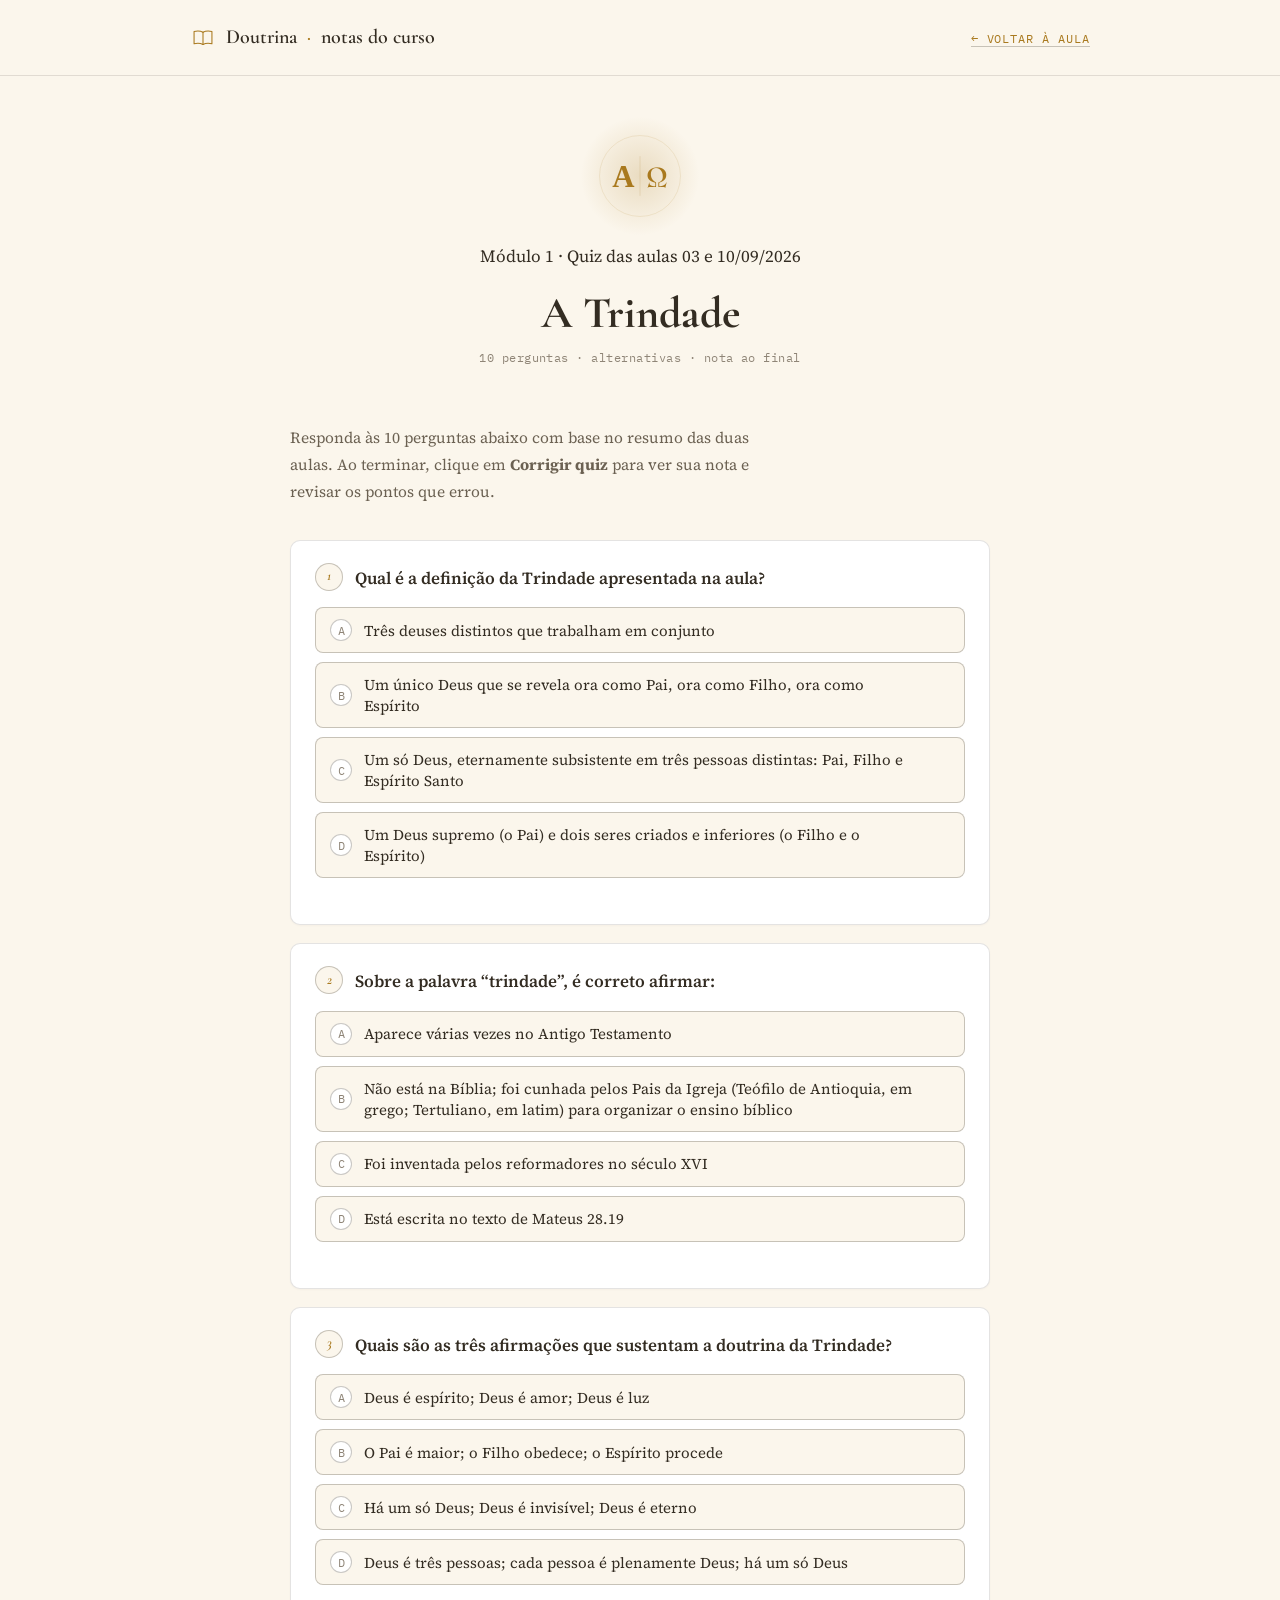
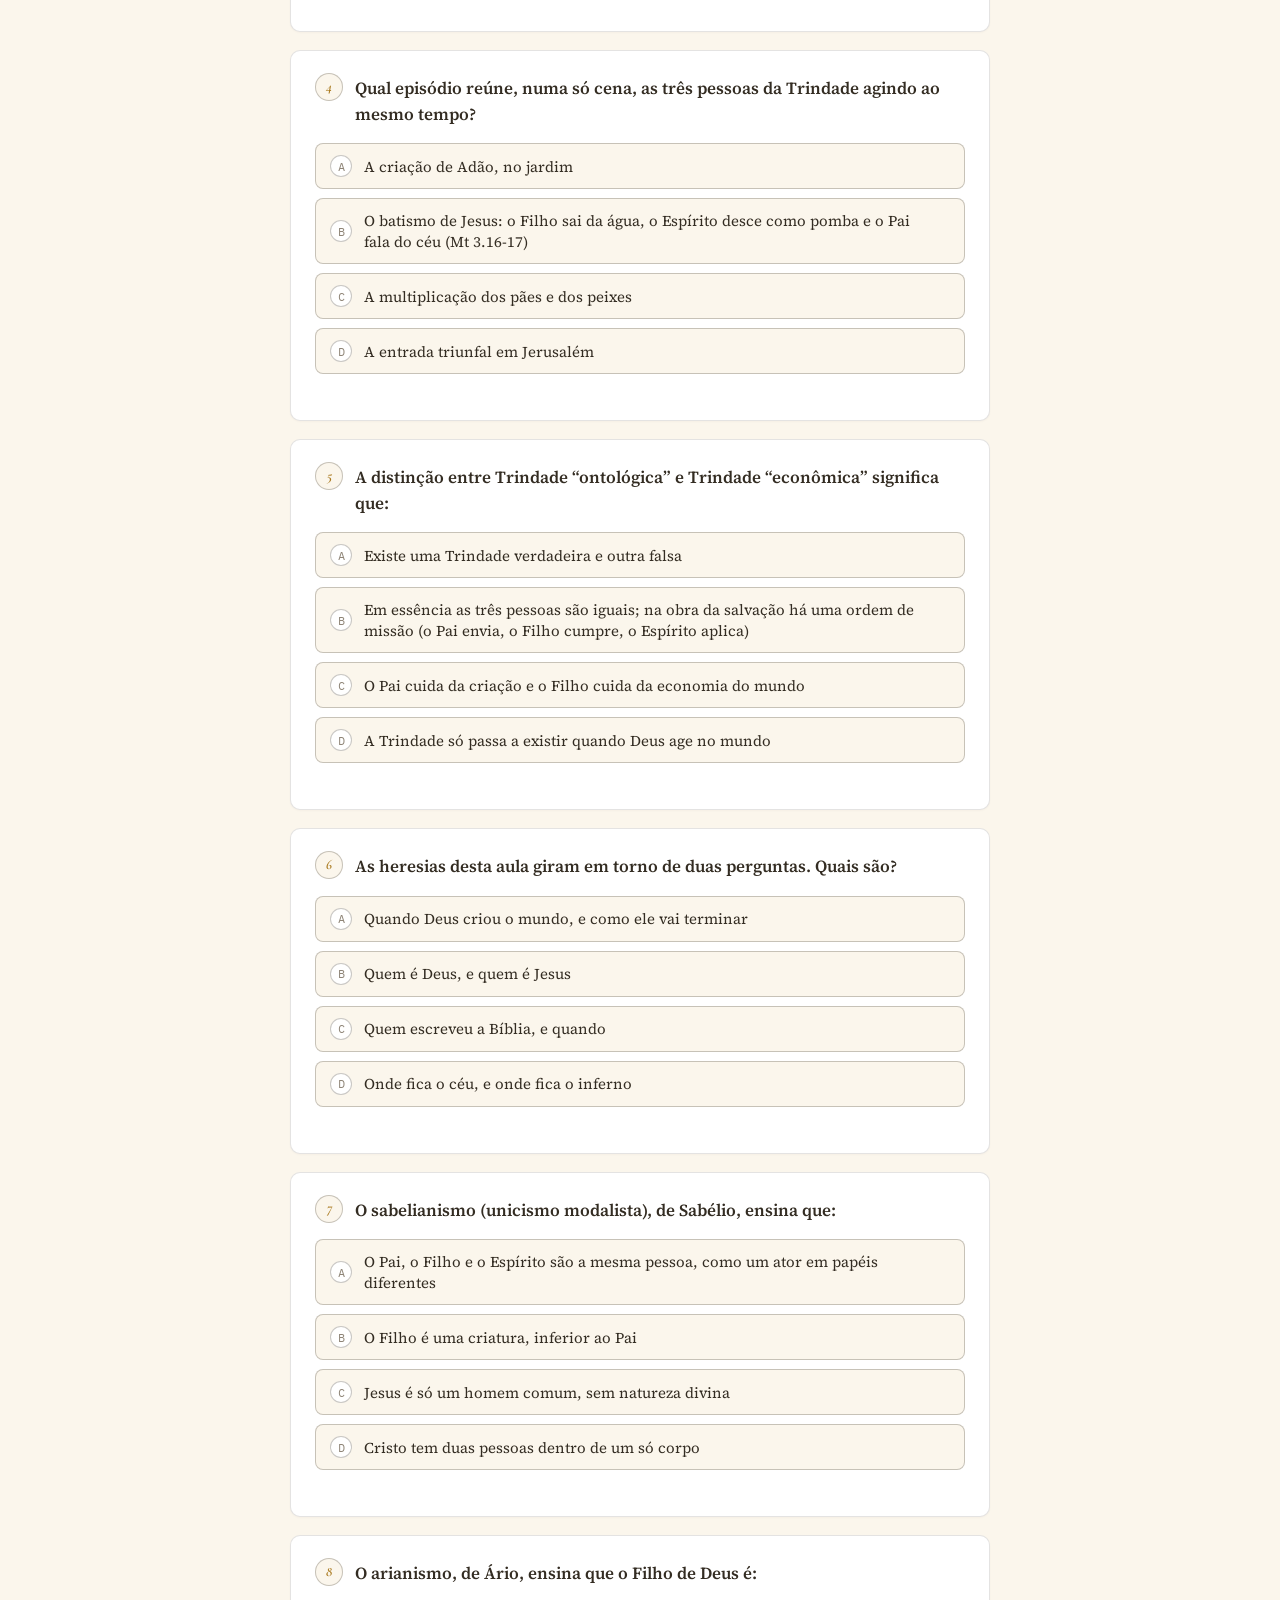
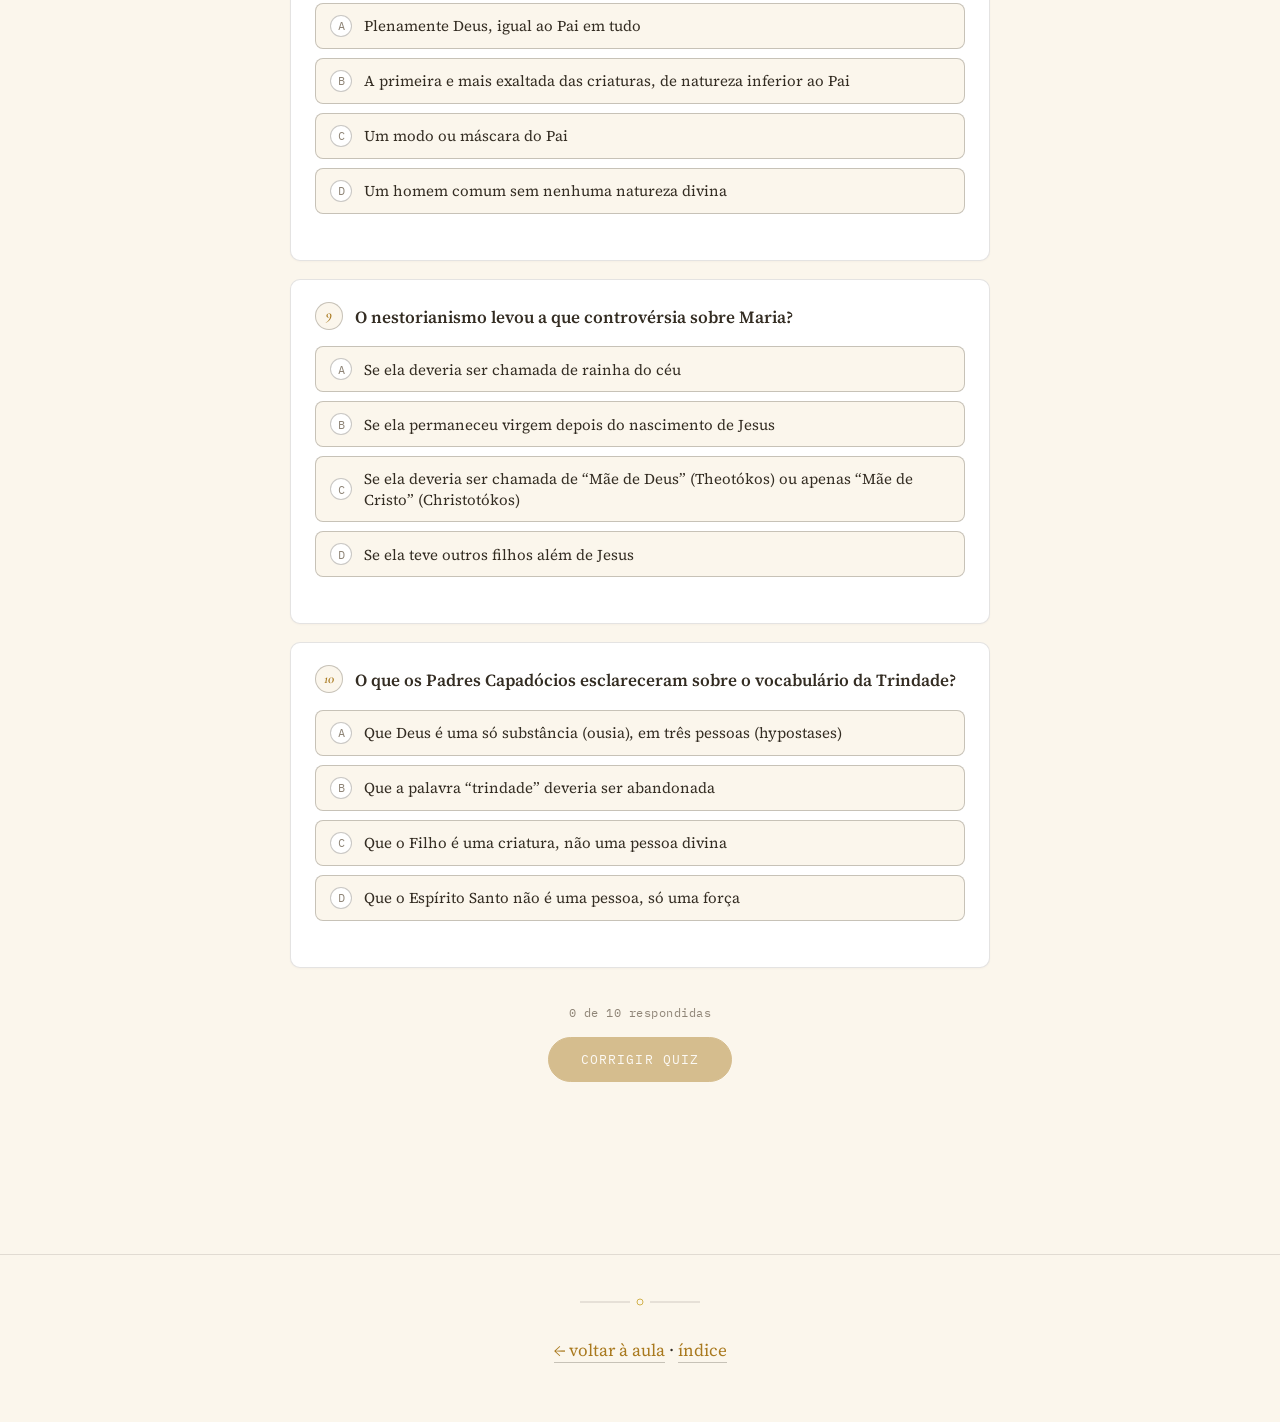
<file: aulas/2026-09-03-trindade-quiz.html>
<!DOCTYPE html>
<html lang="pt-BR">
<head>
<meta charset="UTF-8">
<meta name="viewport" content="width=device-width, initial-scale=1.0">
<title>Quiz — A Trindade</title>
<link rel="stylesheet" href="../css/style.css">
</head>
<body>

<div class="ambient" aria-hidden="true"></div>
<div class="progress" aria-hidden="true"></div>

<header class="site-header">
  <div class="inner">
    <a href="../index.html" class="brand">
      <svg viewBox="0 0 32 32" style="color:var(--gold-soft)" aria-hidden="true">
        <path d="M16,9 C13,7.3 9,7 5,8 L5,23 C9,22 13,22.3 16,24" fill="none" stroke="currentColor" stroke-width="1.3" stroke-linecap="round" stroke-linejoin="round"/>
        <path d="M16,9 C19,7.3 23,7 27,8 L27,23 C23,22 19,22.3 16,24" fill="none" stroke="currentColor" stroke-width="1.3" stroke-linecap="round" stroke-linejoin="round"/>
        <line x1="16" y1="9" x2="16" y2="24" stroke="currentColor" stroke-width="1.3"/>
      </svg>
      Doutrina <span>&middot;</span> notas do curso
    </a>
    <nav><a href="2026-09-03-trindade.html">&larr; Voltar à aula</a></nav>
  </div>
</header>

<main>
  <div class="page-inner">

  <div class="lecture-header reveal">
    <div class="medallion" aria-hidden="true">
      <div class="medallion-glow"></div>
      <svg viewBox="0 0 200 200" width="100%" height="100%">
        <circle class="ring" cx="100" cy="100" r="92" fill="none" stroke="var(--gold-dim)" stroke-width="1"/>
        <text x="62" y="124" font-family="'Cormorant Garamond', Georgia, serif" font-size="70" font-weight="700" fill="var(--gold-soft)" text-anchor="middle">&#913;</text>
        <text x="138" y="124" font-family="'Cormorant Garamond', Georgia, serif" font-size="70" font-weight="700" fill="var(--gold-soft)" text-anchor="middle">&#937;</text>
        <line x1="100" y1="55" x2="100" y2="145" stroke="var(--gold-soft)" stroke-width="1" opacity="0.35"/>
      </svg>
    </div>
    <p class="eyebrow">Módulo 1 &middot; Quiz das aulas 03 e 10/09/2026</p>
    <h1>A Trindade</h1>
    <p class="lecture-sub">10 perguntas &middot; alternativas &middot; nota ao final</p>
  </div>

  <section class="section reveal">
    <p class="quiz-intro">Responda às 10 perguntas abaixo com base no resumo das duas aulas. Ao terminar, clique em <strong>Corrigir quiz</strong> para ver sua nota e revisar os pontos que errou.</p>

    <div id="quiz-root"></div>
  </section>

  </div>
</main>

<footer class="site-footer">
  <svg class="footer-flourish" viewBox="0 0 120 14" aria-hidden="true">
    <line x1="0" y1="7" x2="50" y2="7" stroke="var(--border-strong)" stroke-width="1"/>
    <circle cx="60" cy="7" r="3" fill="none" stroke="var(--gold)" stroke-width="1"/>
    <line x1="70" y1="7" x2="120" y2="7" stroke="var(--border-strong)" stroke-width="1"/>
  </svg>
  <p class="eyebrow"><a href="2026-09-03-trindade.html">&larr; voltar à aula</a> &middot; <a href="../index.html">índice</a></p>
</footer>

<a href="#" class="top-link" aria-label="Voltar ao topo" onclick="window.scrollTo({top:0,behavior:'smooth'});return false;">
  <svg width="16" height="16" viewBox="0 0 16 16" aria-hidden="true"><path d="M8 3 L13 10 L10 10 L10 13 L6 13 L6 10 L3 10 Z" fill="currentColor"/></svg>
</a>

<script>
window.QUIZ = {
  questions: [
    {
      q: "Qual é a definição da Trindade apresentada na aula?",
      options: [
        "Três deuses distintos que trabalham em conjunto",
        "Um único Deus que se revela ora como Pai, ora como Filho, ora como Espírito",
        "Um só Deus, eternamente subsistente em três pessoas distintas: Pai, Filho e Espírito Santo",
        "Um Deus supremo (o Pai) e dois seres criados e inferiores (o Filho e o Espírito)"
      ],
      correct: 2
    },
    {
      q: "Sobre a palavra “trindade”, é correto afirmar:",
      options: [
        "Aparece várias vezes no Antigo Testamento",
        "Não está na Bíblia; foi cunhada pelos Pais da Igreja (Teófilo de Antioquia, em grego; Tertuliano, em latim) para organizar o ensino bíblico",
        "Foi inventada pelos reformadores no século XVI",
        "Está escrita no texto de Mateus 28.19"
      ],
      correct: 1
    },
    {
      q: "Quais são as três afirmações que sustentam a doutrina da Trindade?",
      options: [
        "Deus é espírito; Deus é amor; Deus é luz",
        "O Pai é maior; o Filho obedece; o Espírito procede",
        "Há um só Deus; Deus é invisível; Deus é eterno",
        "Deus é três pessoas; cada pessoa é plenamente Deus; há um só Deus"
      ],
      correct: 3
    },
    {
      q: "Qual episódio reúne, numa só cena, as três pessoas da Trindade agindo ao mesmo tempo?",
      options: [
        "A criação de Adão, no jardim",
        "O batismo de Jesus: o Filho sai da água, o Espírito desce como pomba e o Pai fala do céu (Mt 3.16-17)",
        "A multiplicação dos pães e dos peixes",
        "A entrada triunfal em Jerusalém"
      ],
      correct: 1
    },
    {
      q: "A distinção entre Trindade “ontológica” e Trindade “econômica” significa que:",
      options: [
        "Existe uma Trindade verdadeira e outra falsa",
        "Em essência as três pessoas são iguais; na obra da salvação há uma ordem de missão (o Pai envia, o Filho cumpre, o Espírito aplica)",
        "O Pai cuida da criação e o Filho cuida da economia do mundo",
        "A Trindade só passa a existir quando Deus age no mundo"
      ],
      correct: 1
    },
    {
      q: "As heresias desta aula giram em torno de duas perguntas. Quais são?",
      options: [
        "Quando Deus criou o mundo, e como ele vai terminar",
        "Quem é Deus, e quem é Jesus",
        "Quem escreveu a Bíblia, e quando",
        "Onde fica o céu, e onde fica o inferno"
      ],
      correct: 1
    },
    {
      q: "O sabelianismo (unicismo modalista), de Sabélio, ensina que:",
      options: [
        "O Pai, o Filho e o Espírito são a mesma pessoa, como um ator em papéis diferentes",
        "O Filho é uma criatura, inferior ao Pai",
        "Jesus é só um homem comum, sem natureza divina",
        "Cristo tem duas pessoas dentro de um só corpo"
      ],
      correct: 0
    },
    {
      q: "O arianismo, de Ário, ensina que o Filho de Deus é:",
      options: [
        "Plenamente Deus, igual ao Pai em tudo",
        "A primeira e mais exaltada das criaturas, de natureza inferior ao Pai",
        "Um modo ou máscara do Pai",
        "Um homem comum sem nenhuma natureza divina"
      ],
      correct: 1
    },
    {
      q: "O nestorianismo levou a que controvérsia sobre Maria?",
      options: [
        "Se ela deveria ser chamada de rainha do céu",
        "Se ela permaneceu virgem depois do nascimento de Jesus",
        "Se ela deveria ser chamada de “Mãe de Deus” (Theotókos) ou apenas “Mãe de Cristo” (Christotókos)",
        "Se ela teve outros filhos além de Jesus"
      ],
      correct: 2
    },
    {
      q: "O que os Padres Capadócios esclareceram sobre o vocabulário da Trindade?",
      options: [
        "Que Deus é uma só substância (ousia), em três pessoas (hypostases)",
        "Que a palavra “trindade” deveria ser abandonada",
        "Que o Filho é uma criatura, não uma pessoa divina",
        "Que o Espírito Santo não é uma pessoa, só uma força"
      ],
      correct: 0
    }
  ]
};
</script>
<script src="../js/site.js"></script>
<script src="../js/quiz.js"></script>
</body>
</html>
</file>
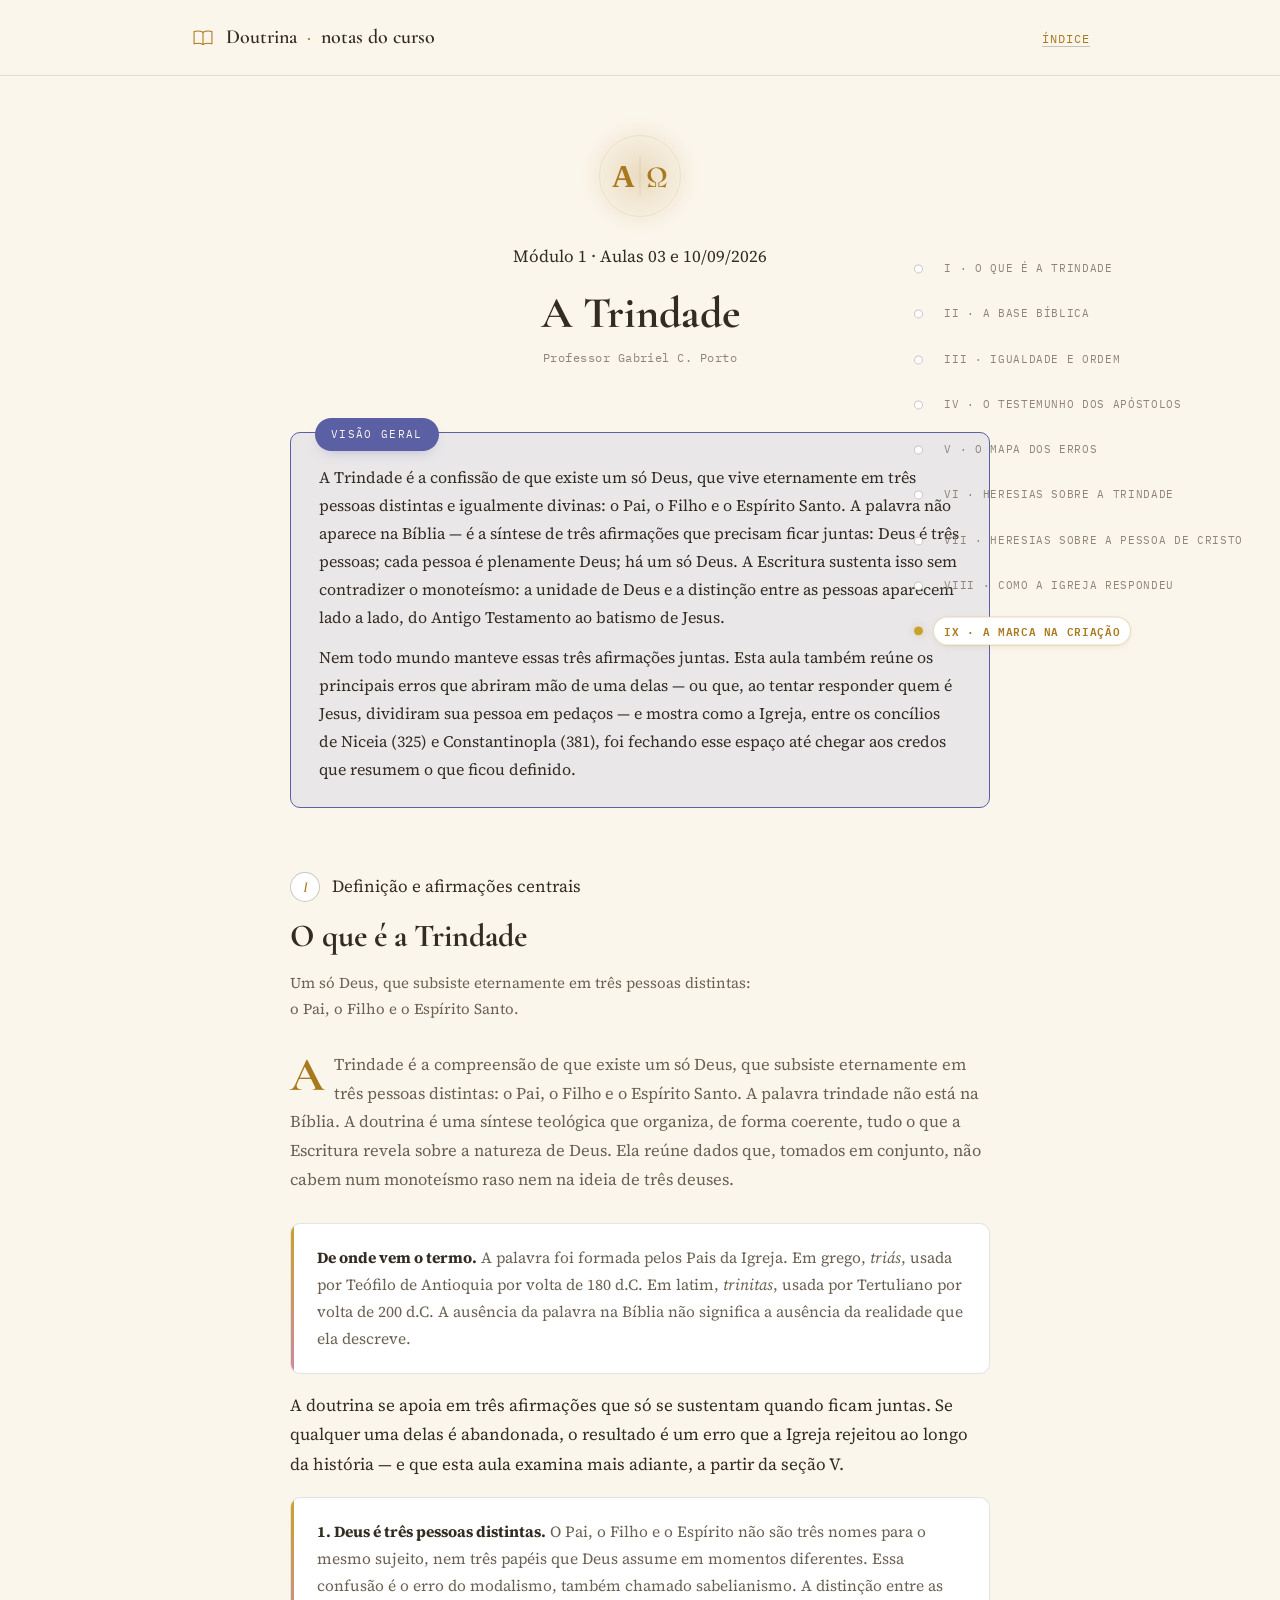
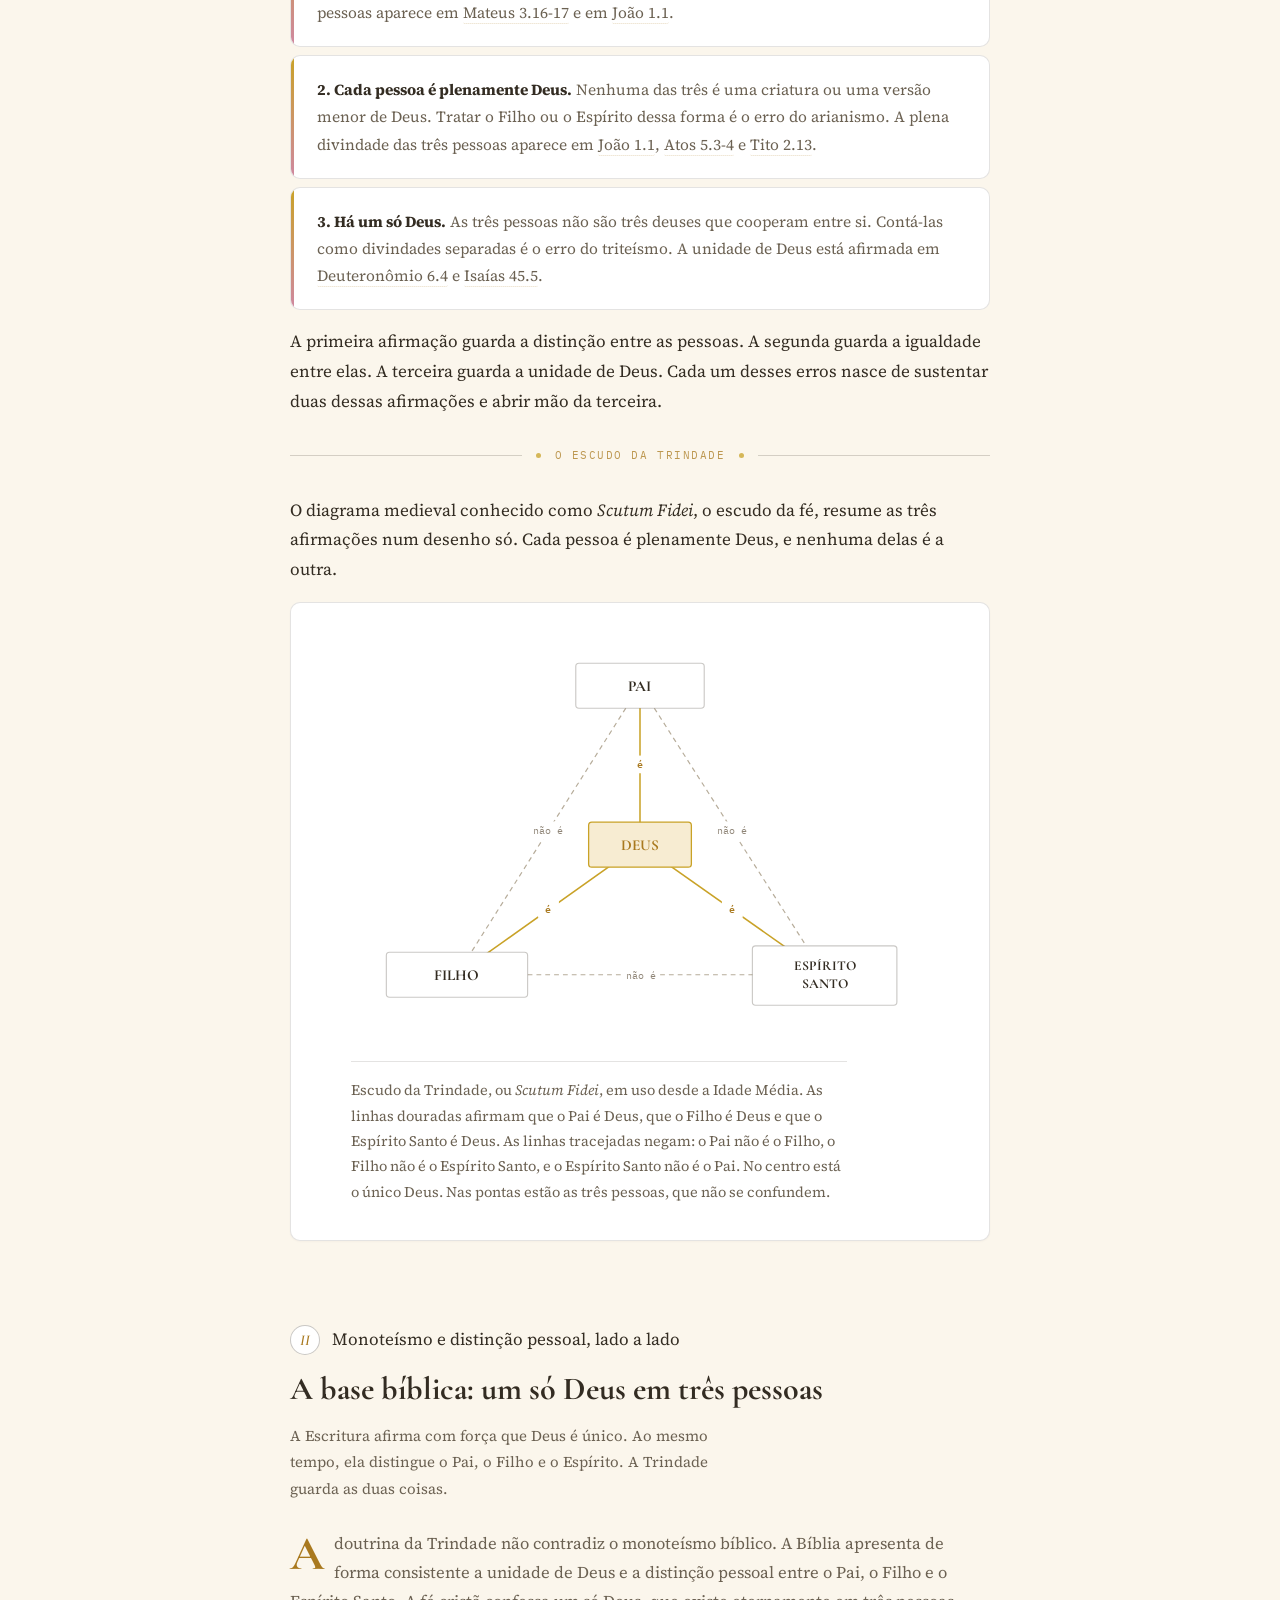
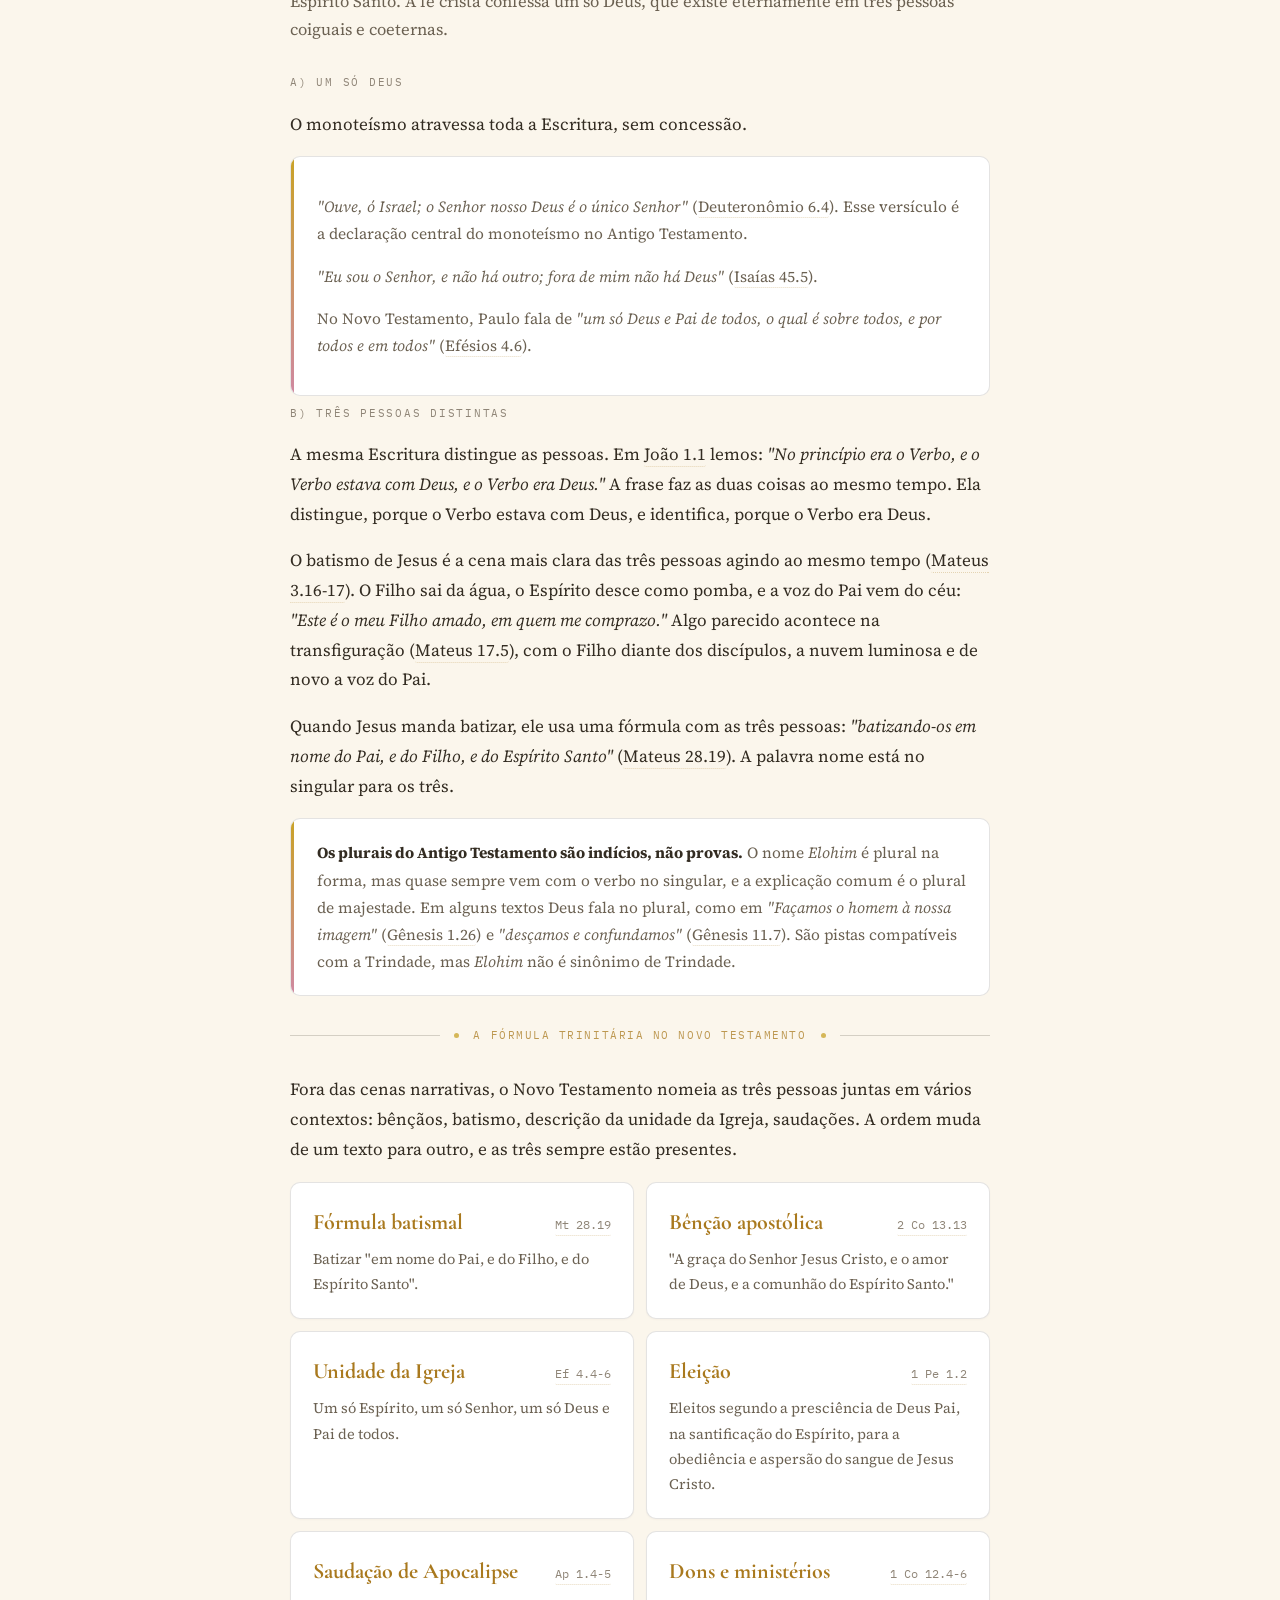
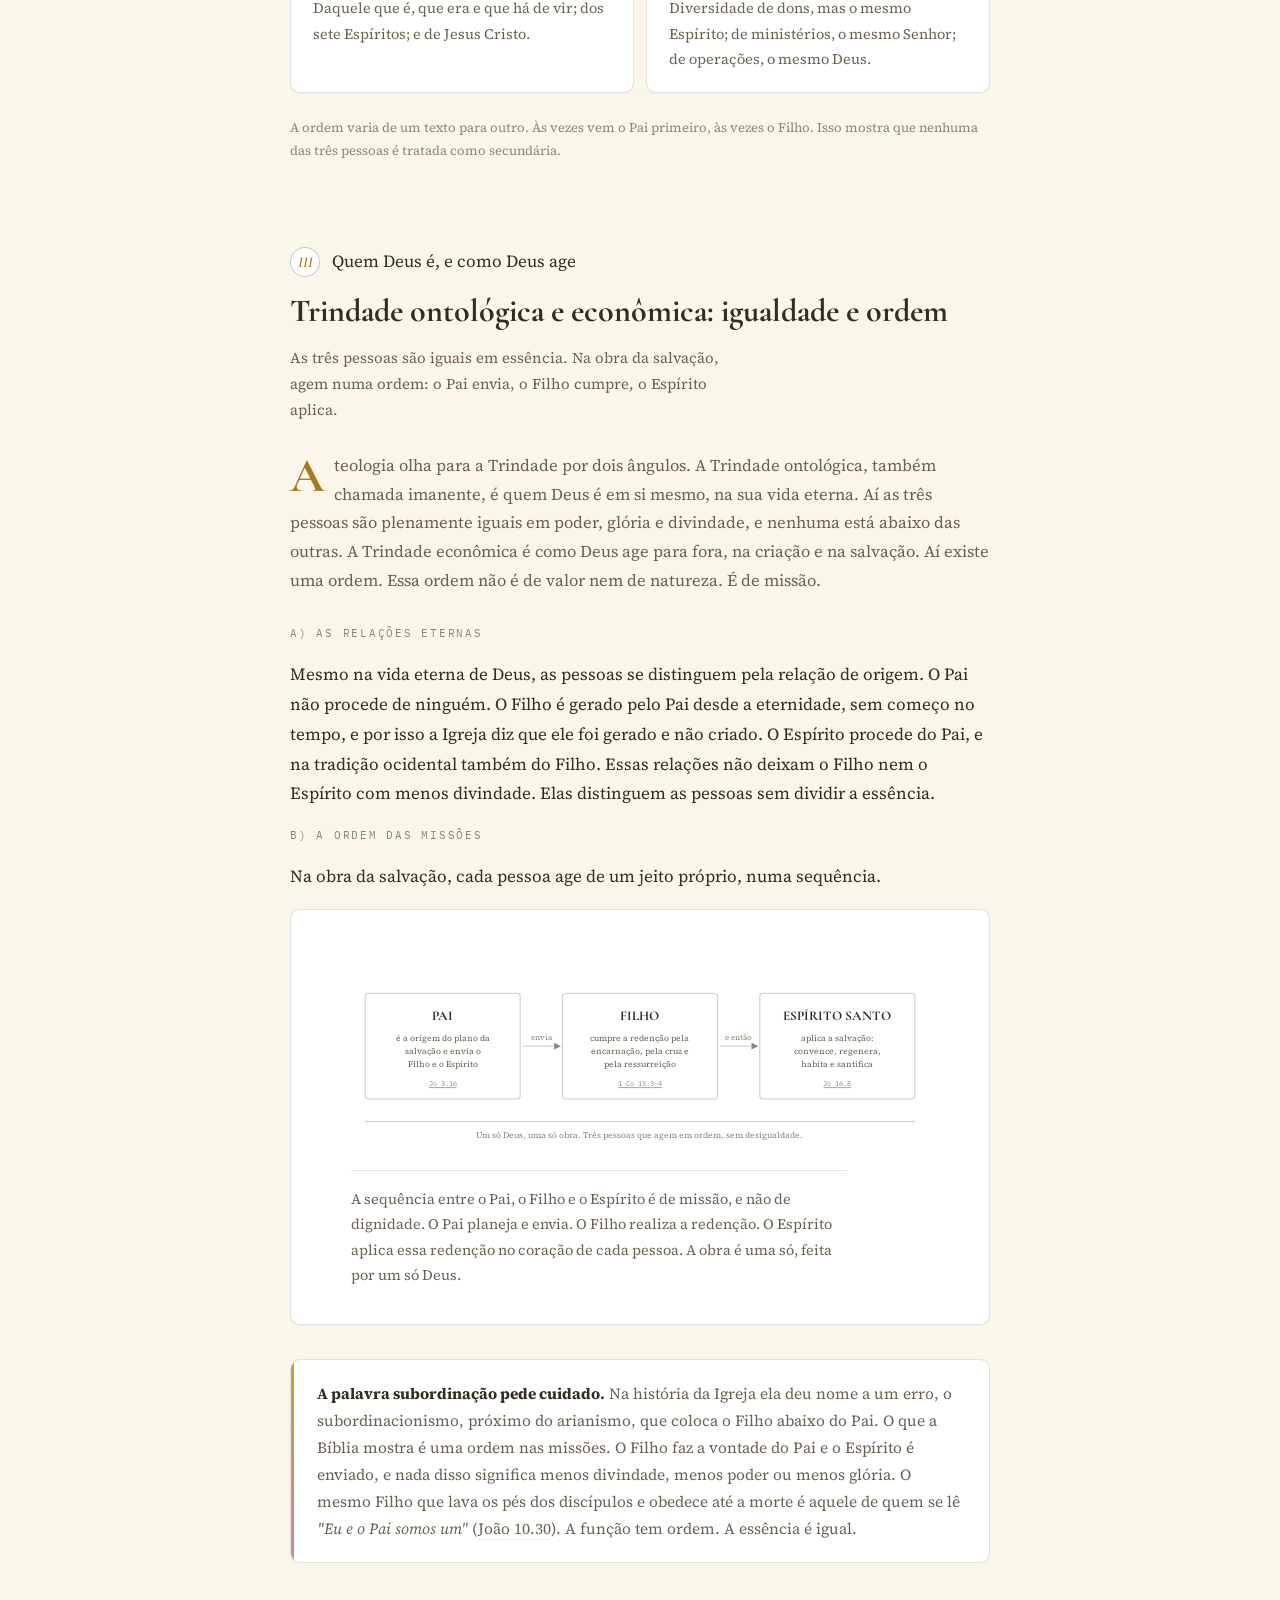
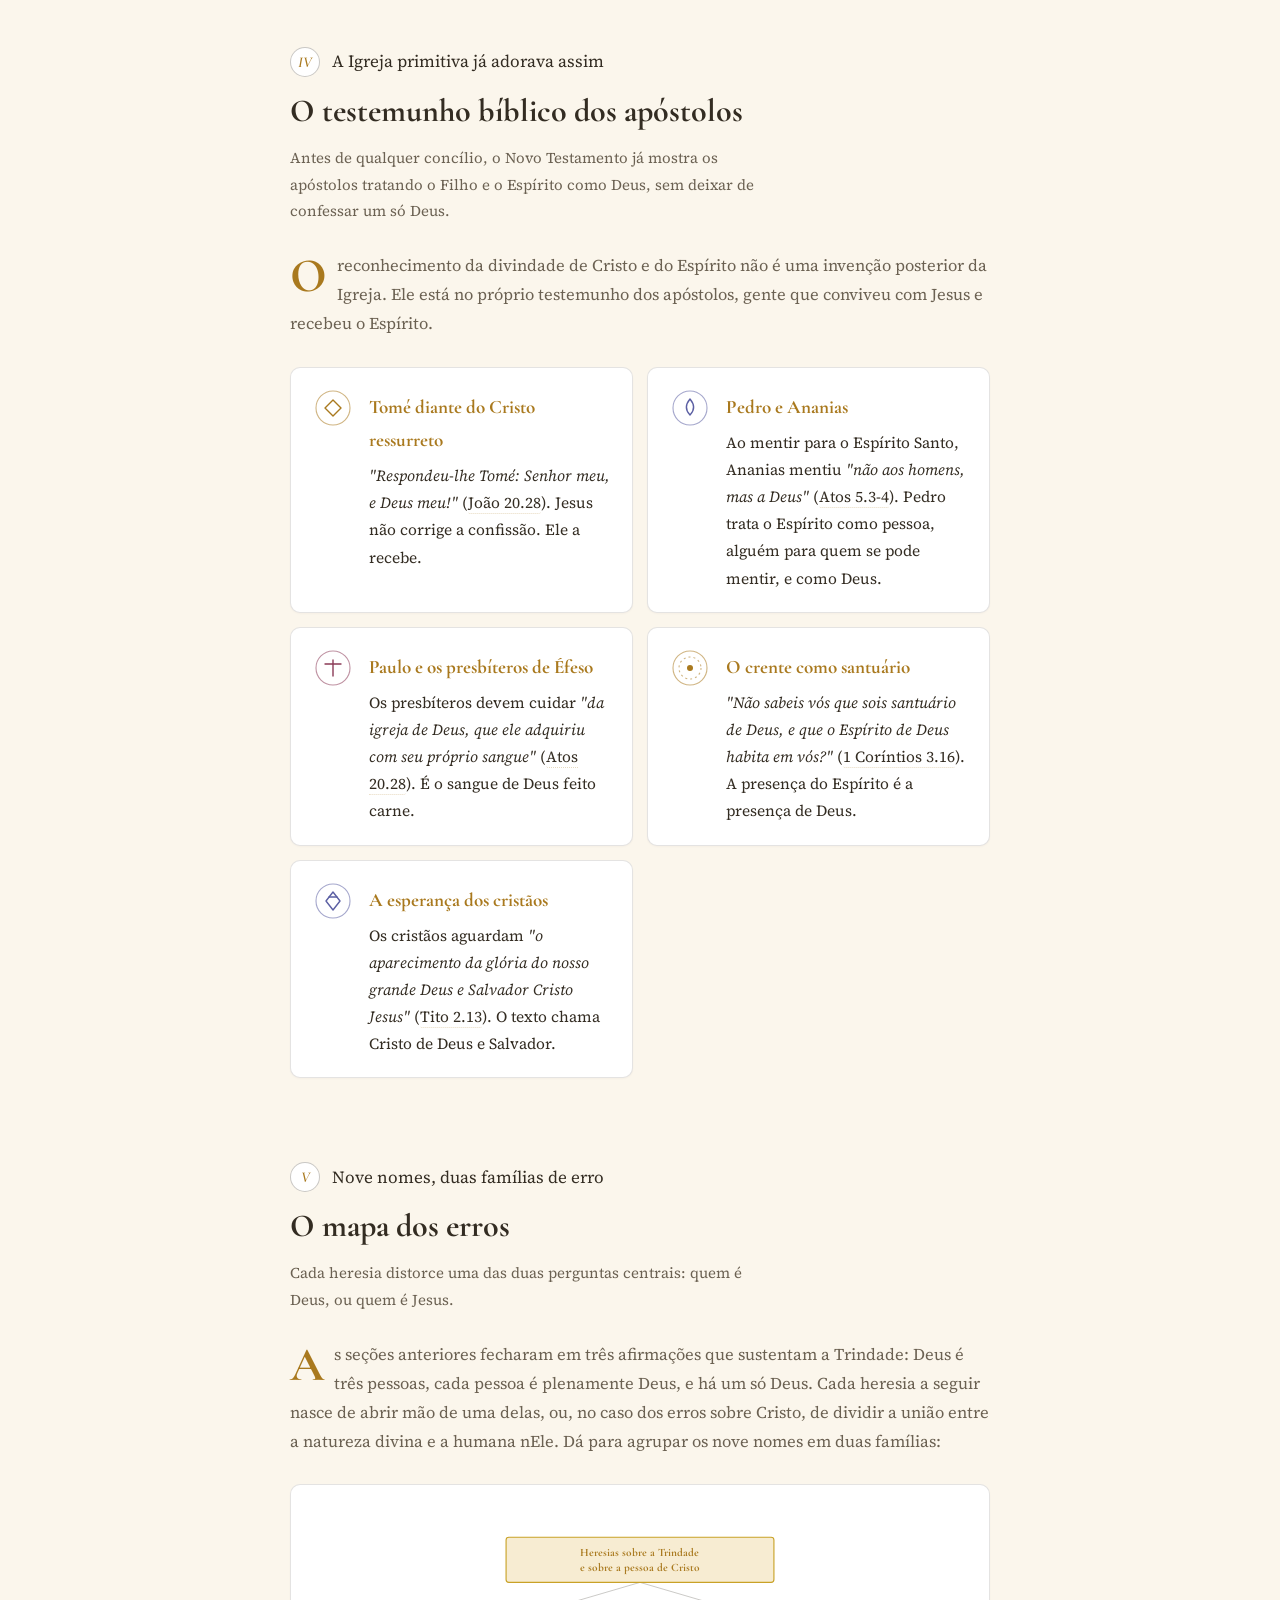
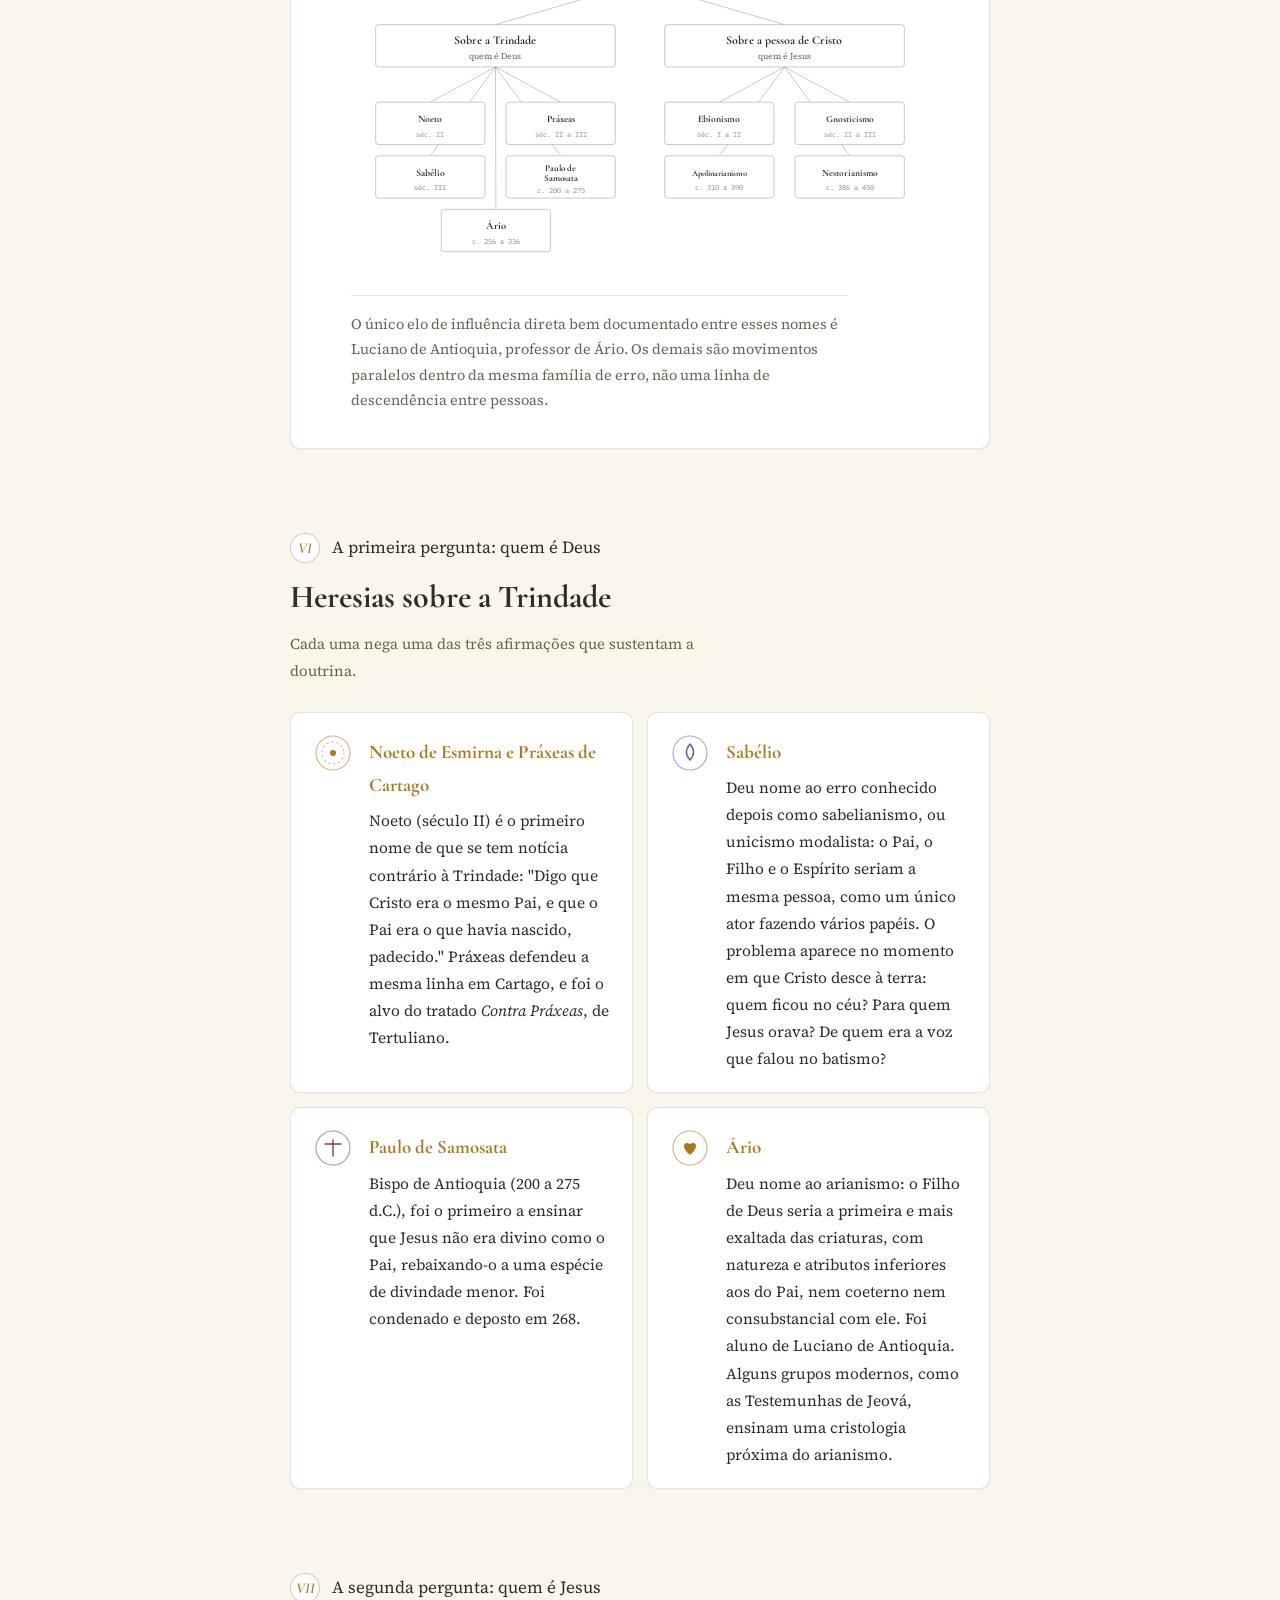
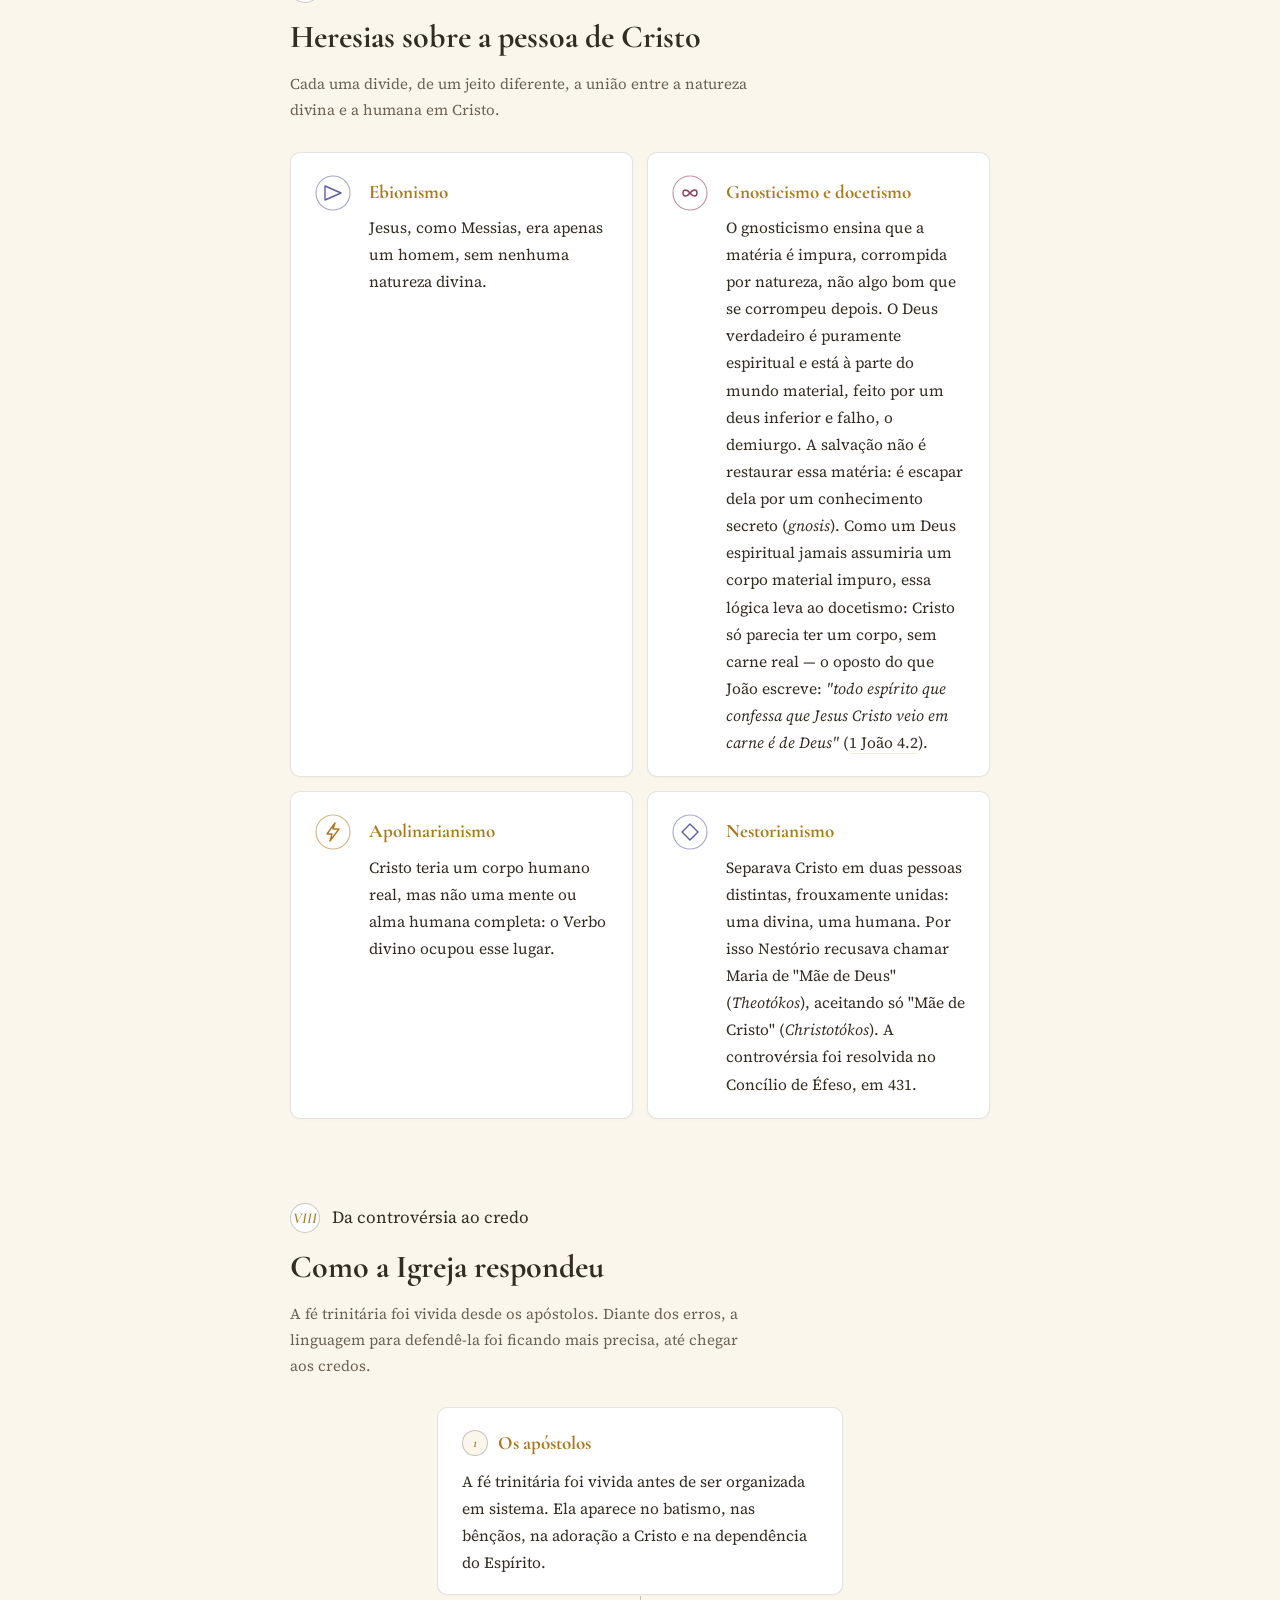
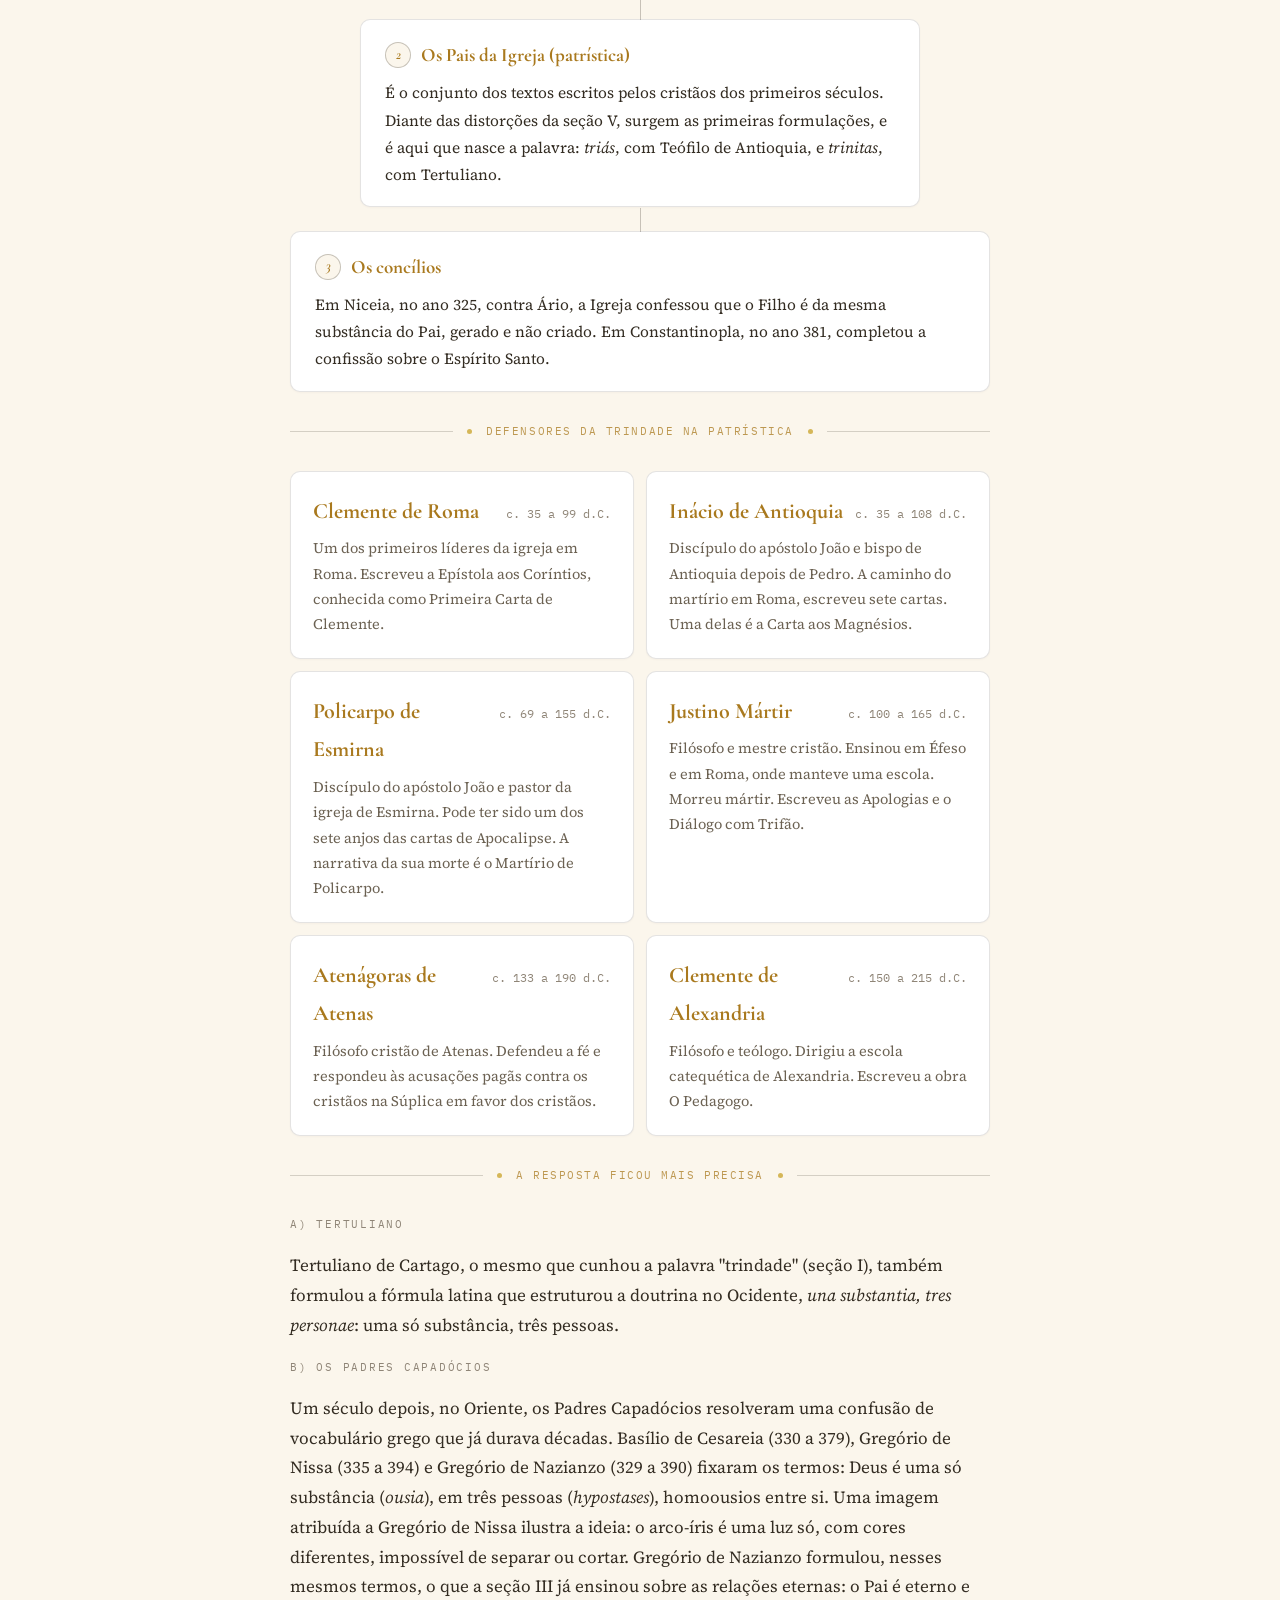
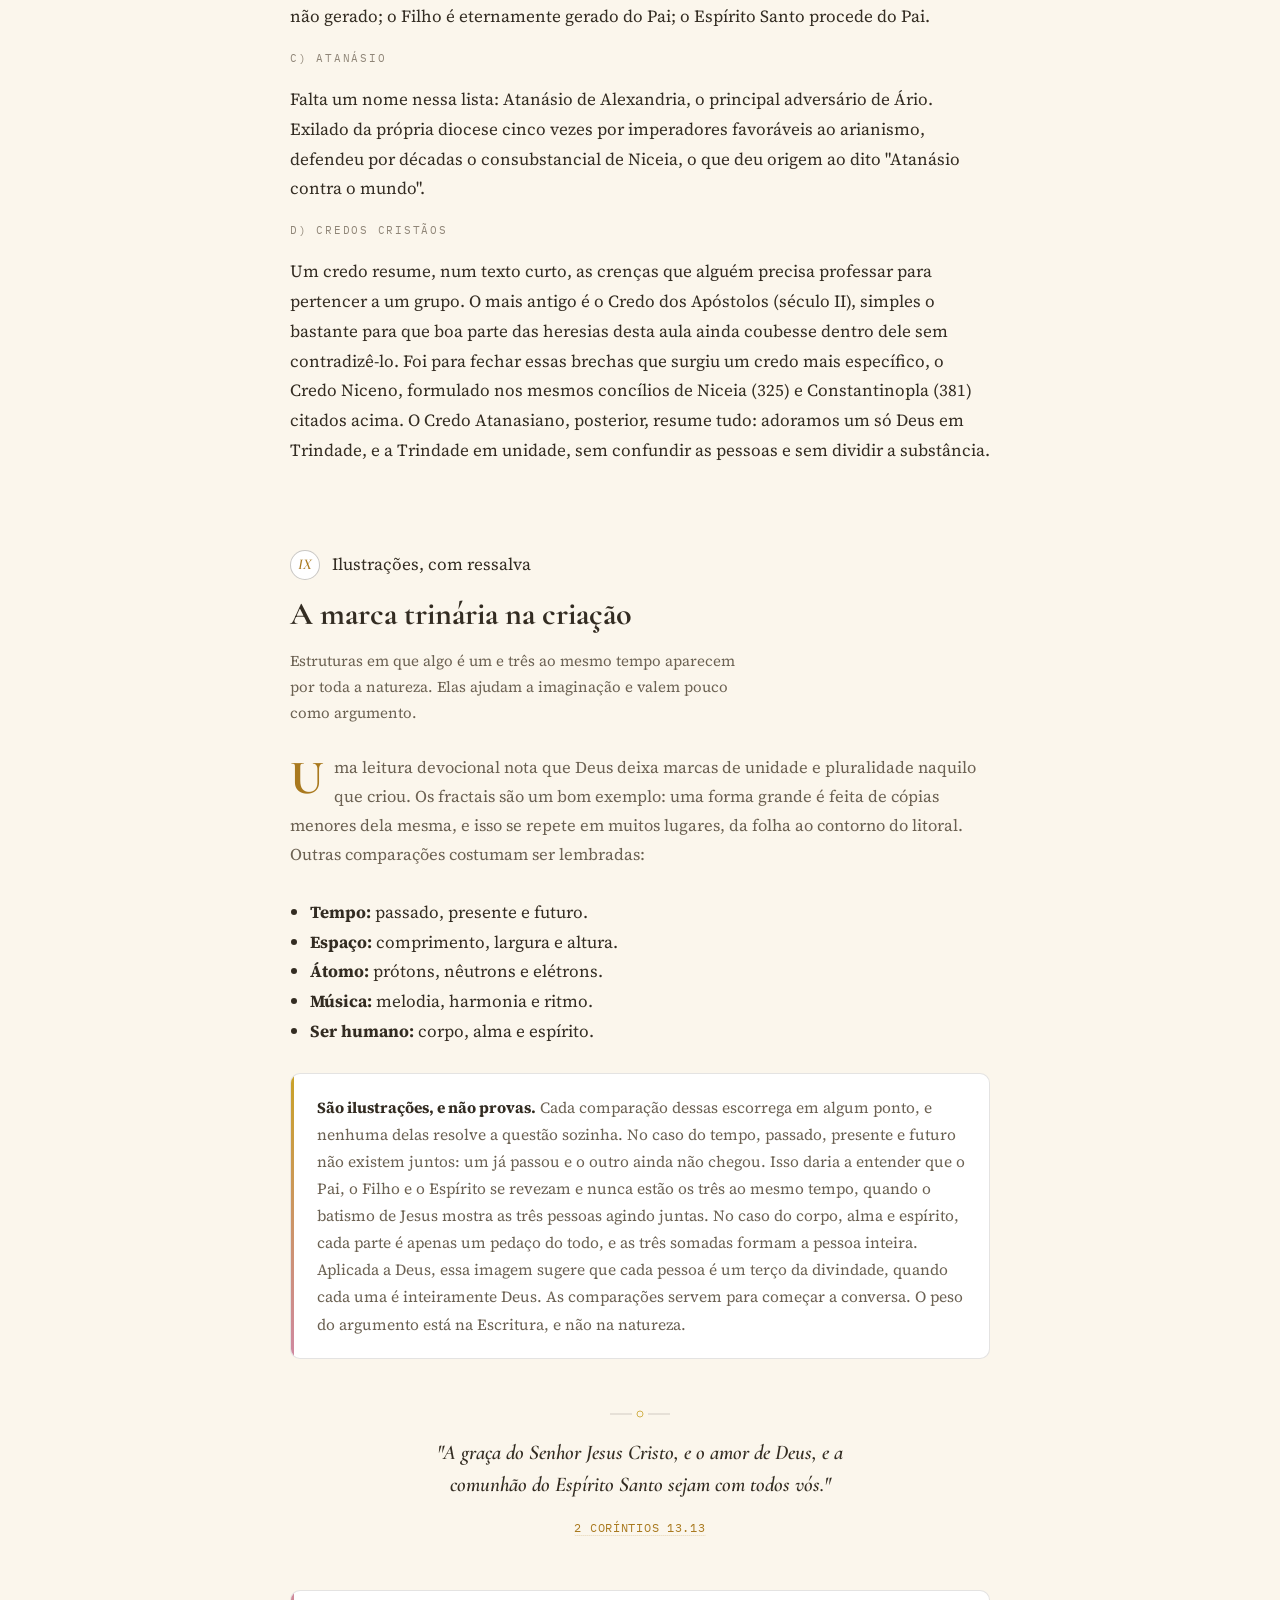
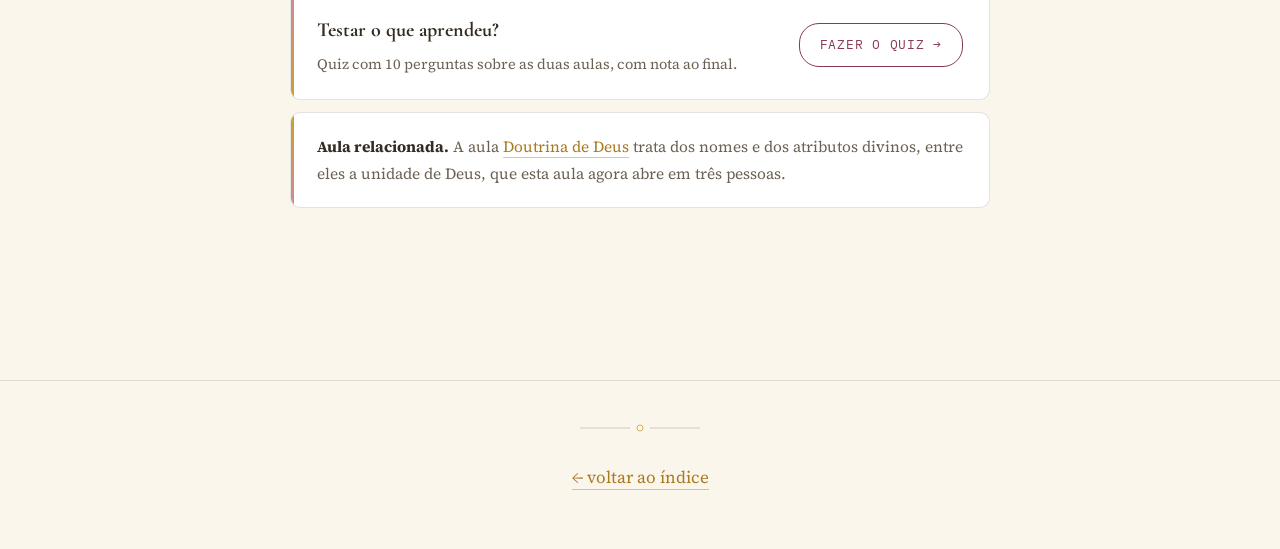
<file: aulas/2026-09-03-trindade.html>
<!DOCTYPE html>
<html lang="pt-BR">
<head>
<meta charset="UTF-8">
<meta name="viewport" content="width=device-width, initial-scale=1.0">
<title>A Trindade — 03 e 10/09/2026</title>
<link rel="stylesheet" href="../css/style.css">
</head>
<body>

<div class="ambient" aria-hidden="true"></div>
<div class="progress" aria-hidden="true"></div>

<header class="site-header">
  <div class="inner">
    <a href="../index.html" class="brand">
      <svg viewBox="0 0 32 32" style="color:var(--gold-soft)" aria-hidden="true">
        <path d="M16,9 C13,7.3 9,7 5,8 L5,23 C9,22 13,22.3 16,24" fill="none" stroke="currentColor" stroke-width="1.3" stroke-linecap="round" stroke-linejoin="round"/>
        <path d="M16,9 C19,7.3 23,7 27,8 L27,23 C23,22 19,22.3 16,24" fill="none" stroke="currentColor" stroke-width="1.3" stroke-linecap="round" stroke-linejoin="round"/>
        <line x1="16" y1="9" x2="16" y2="24" stroke="currentColor" stroke-width="1.3"/>
      </svg>
      Doutrina <span>&middot;</span> notas do curso
    </a>
    <nav><a href="../index.html">Índice</a></nav>
  </div>
</header>

<nav class="toc" aria-label="Índice desta aula">
  <a href="#def"><span class="dot"></span><span class="label">I &middot; O que é a Trindade</span></a>
  <a href="#biblia"><span class="dot"></span><span class="label">II &middot; A base bíblica</span></a>
  <a href="#ordem"><span class="dot"></span><span class="label">III &middot; Igualdade e ordem</span></a>
  <a href="#apostolos"><span class="dot"></span><span class="label">IV &middot; O testemunho dos apóstolos</span></a>
  <a href="#mapa"><span class="dot"></span><span class="label">V &middot; O mapa dos erros</span></a>
  <a href="#sobre-deus"><span class="dot"></span><span class="label">VI &middot; Heresias sobre a Trindade</span></a>
  <a href="#sobre-cristo"><span class="dot"></span><span class="label">VII &middot; Heresias sobre a pessoa de Cristo</span></a>
  <a href="#resposta"><span class="dot"></span><span class="label">VIII &middot; Como a Igreja respondeu</span></a>
  <a href="#criacao"><span class="dot"></span><span class="label">IX &middot; A marca na criação</span></a>
</nav>

<main>
  <div class="page-inner">

  <div class="lecture-header reveal">
    <div class="medallion" aria-hidden="true">
      <div class="medallion-glow"></div>
      <svg viewBox="0 0 200 200" width="100%" height="100%">
        <circle class="ring" cx="100" cy="100" r="92" fill="none" stroke="var(--gold-dim)" stroke-width="1"/>
        <text x="62" y="124" font-family="'Cormorant Garamond', Georgia, serif" font-size="70" font-weight="700" fill="var(--gold-soft)" text-anchor="middle">&#913;</text>
        <text x="138" y="124" font-family="'Cormorant Garamond', Georgia, serif" font-size="70" font-weight="700" fill="var(--gold-soft)" text-anchor="middle">&#937;</text>
        <line x1="100" y1="55" x2="100" y2="145" stroke="var(--gold-soft)" stroke-width="1" opacity="0.35"/>
      </svg>
    </div>
    <p class="eyebrow">Módulo 1 &middot; Aulas 03 e 10/09/2026</p>
    <h1>A Trindade</h1>
    <p class="lecture-sub">Professor Gabriel C. Porto</p>
  </div>

  <div class="lecture-overview reveal">
    <span class="lecture-overview-badge">Visão geral</span>
    <p>A Trindade é a confissão de que existe um só Deus, que vive eternamente em três pessoas distintas e igualmente divinas: o Pai, o Filho e o Espírito Santo. A palavra não aparece na Bíblia — é a síntese de três afirmações que precisam ficar juntas: Deus é três pessoas; cada pessoa é plenamente Deus; há um só Deus. A Escritura sustenta isso sem contradizer o monoteísmo: a unidade de Deus e a distinção entre as pessoas aparecem lado a lado, do Antigo Testamento ao batismo de Jesus.</p>
    <p>Nem todo mundo manteve essas três afirmações juntas. Esta aula também reúne os principais erros que abriram mão de uma delas — ou que, ao tentar responder quem é Jesus, dividiram sua pessoa em pedaços — e mostra como a Igreja, entre os concílios de Niceia (325) e Constantinopla (381), foi fechando esse espaço até chegar aos credos que resumem o que ficou definido.</p>
  </div>

  <!-- SEÇÃO I — O QUE É A TRINDADE -->
  <section class="section reveal" id="def">
    <div class="section-eyebrow"><span class="section-num">I</span><span class="eyebrow">Definição e afirmações centrais</span></div>
    <h2>O que é a Trindade</h2>
    <p class="section-sub">Um só Deus, que subsiste eternamente em três pessoas distintas: o Pai, o Filho e o Espírito Santo.</p>

    <p class="intro-p">A Trindade é a compreensão de que existe um só Deus, que subsiste eternamente em três pessoas distintas: o Pai, o Filho e o Espírito Santo. A palavra trindade não está na Bíblia. A doutrina é uma síntese teológica que organiza, de forma coerente, tudo o que a Escritura revela sobre a natureza de Deus. Ela reúne dados que, tomados em conjunto, não cabem num monoteísmo raso nem na ideia de três deuses.</p>

    <div class="callout">
      <strong>De onde vem o termo.</strong> A palavra foi formada pelos Pais da Igreja. Em grego, <em>triás</em>, usada por Teófilo de Antioquia por volta de 180 d.C. Em latim, <em>trinitas</em>, usada por Tertuliano por volta de 200 d.C. A ausência da palavra na Bíblia não significa a ausência da realidade que ela descreve.
    </div>

    <p>A doutrina se apoia em três afirmações que só se sustentam quando ficam juntas. Se qualquer uma delas é abandonada, o resultado é um erro que a Igreja rejeitou ao longo da história — e que esta aula examina mais adiante, a partir da seção V.</p>

    <div class="callout">
      <strong>1. Deus é três pessoas distintas.</strong> O Pai, o Filho e o Espírito não são três nomes para o mesmo sujeito, nem três papéis que Deus assume em momentos diferentes. Essa confusão é o erro do modalismo, também chamado sabelianismo. A distinção entre as pessoas aparece em <span class="verse-ref" data-ref="Mt 3.16-17">Mateus 3.16-17</span> e em <span class="verse-ref" data-ref="Jo 1.1">João 1.1</span>.
    </div>
    <div class="callout">
      <strong>2. Cada pessoa é plenamente Deus.</strong> Nenhuma das três é uma criatura ou uma versão menor de Deus. Tratar o Filho ou o Espírito dessa forma é o erro do arianismo. A plena divindade das três pessoas aparece em <span class="verse-ref" data-ref="Jo 1.1">João 1.1</span>, <span class="verse-ref" data-ref="At 5.3-4">Atos 5.3-4</span> e <span class="verse-ref" data-ref="Tt 2.13">Tito 2.13</span>.
    </div>
    <div class="callout">
      <strong>3. Há um só Deus.</strong> As três pessoas não são três deuses que cooperam entre si. Contá-las como divindades separadas é o erro do triteísmo. A unidade de Deus está afirmada em <span class="verse-ref" data-ref="Dt 6.4">Deuteronômio 6.4</span> e <span class="verse-ref" data-ref="Is 45.5">Isaías 45.5</span>.
    </div>

    <p>A primeira afirmação guarda a distinção entre as pessoas. A segunda guarda a igualdade entre elas. A terceira guarda a unidade de Deus. Cada um desses erros nasce de sustentar duas dessas afirmações e abrir mão da terceira.</p>

    <div class="divider"><span class="dot"></span><span>o Escudo da Trindade</span><span class="dot"></span></div>

    <p>O diagrama medieval conhecido como <em>Scutum Fidei</em>, o escudo da fé, resume as três afirmações num desenho só. Cada pessoa é plenamente Deus, e nenhuma delas é a outra.</p>

    <div class="diagram-card">
      <figure>
        <div class="diagram-scroll">
          <svg viewBox="0 0 720 500" role="img" aria-label="Escudo da Trindade. Nas pontas de um triângulo estão o Pai, o Filho e o Espírito Santo. No centro está Deus. Linhas cheias ligam cada pessoa ao centro com a palavra é: o Pai é Deus, o Filho é Deus, o Espírito Santo é Deus. Linhas tracejadas ligam as pessoas entre si com as palavras não é: o Pai não é o Filho, o Filho não é o Espírito Santo, o Espírito Santo não é o Pai.">
            <!-- linhas de negação (tracejadas) -->
            <line x1="360" y1="52" x2="132" y2="412" stroke="#b7ad9b" stroke-width="1.5" stroke-dasharray="6 5"></line>
            <line x1="360" y1="52" x2="590" y2="412" stroke="#b7ad9b" stroke-width="1.5" stroke-dasharray="6 5"></line>
            <line x1="132" y1="412" x2="590" y2="412" stroke="#b7ad9b" stroke-width="1.5" stroke-dasharray="6 5"></line>

            <!-- linhas de afirmação (cheias, douradas) -->
            <line x1="360" y1="52" x2="360" y2="250" stroke="#c9a227" stroke-width="1.9"></line>
            <line x1="132" y1="412" x2="360" y2="250" stroke="#c9a227" stroke-width="1.9"></line>
            <line x1="590" y1="412" x2="360" y2="250" stroke="#c9a227" stroke-width="1.9"></line>

            <!-- nós -->
            <rect x="280" y="24" width="160" height="56" rx="4" class="dnode-box"></rect>
            <text x="360" y="58" text-anchor="middle" class="dnode-title" font-size="19">PAI</text>

            <rect x="44" y="384" width="176" height="56" rx="4" class="dnode-box"></rect>
            <text x="132" y="418" text-anchor="middle" class="dnode-title" font-size="19">FILHO</text>

            <rect x="500" y="376" width="180" height="74" rx="4" class="dnode-box"></rect>
            <text x="590" y="406" text-anchor="middle" class="dnode-title" font-size="17">ESPÍRITO</text>
            <text x="590" y="428" text-anchor="middle" class="dnode-title" font-size="17">SANTO</text>

            <rect x="296" y="222" width="128" height="56" rx="4" class="daccent-box"></rect>
            <text x="360" y="256" text-anchor="middle" class="daccent-title" font-size="19">DEUS</text>

            <!-- rótulos: afirmação -->
            <rect x="347" y="139" width="26" height="22" fill="#ffffff"></rect>
            <text x="360" y="155" text-anchor="middle" fill="#a9791e" font-family="'IBM Plex Mono', monospace" font-size="13" font-weight="600">é</text>
            <rect x="233" y="319" width="26" height="22" fill="#ffffff"></rect>
            <text x="246" y="335" text-anchor="middle" fill="#a9791e" font-family="'IBM Plex Mono', monospace" font-size="13" font-weight="600">é</text>
            <rect x="462" y="319" width="26" height="22" fill="#ffffff"></rect>
            <text x="475" y="335" text-anchor="middle" fill="#a9791e" font-family="'IBM Plex Mono', monospace" font-size="13" font-weight="600">é</text>

            <!-- rótulos: negação -->
            <rect x="222" y="221" width="48" height="22" fill="#ffffff"></rect>
            <text x="246" y="237" text-anchor="middle" fill="#8f8577" font-family="'IBM Plex Mono', monospace" font-size="12">não é</text>
            <rect x="451" y="221" width="48" height="22" fill="#ffffff"></rect>
            <text x="475" y="237" text-anchor="middle" fill="#8f8577" font-family="'IBM Plex Mono', monospace" font-size="12">não é</text>
            <rect x="337" y="401" width="48" height="22" fill="#ffffff"></rect>
            <text x="361" y="417" text-anchor="middle" fill="#8f8577" font-family="'IBM Plex Mono', monospace" font-size="12">não é</text>
          </svg>
        </div>
        <figcaption>
          Escudo da Trindade, ou <em>Scutum Fidei</em>, em uso desde a Idade Média. As linhas douradas afirmam que o Pai é Deus, que o Filho é Deus e que o Espírito Santo é Deus. As linhas tracejadas negam: o Pai não é o Filho, o Filho não é o Espírito Santo, e o Espírito Santo não é o Pai. No centro está o único Deus. Nas pontas estão as três pessoas, que não se confundem.
        </figcaption>
      </figure>
    </div>
  </section>

  <!-- SEÇÃO II — A BASE BÍBLICA -->
  <section class="section reveal" id="biblia">
    <div class="section-eyebrow"><span class="section-num">II</span><span class="eyebrow">Monoteísmo e distinção pessoal, lado a lado</span></div>
    <h2>A base bíblica: um só Deus em três pessoas</h2>
    <p class="section-sub">A Escritura afirma com força que Deus é único. Ao mesmo tempo, ela distingue o Pai, o Filho e o Espírito. A Trindade guarda as duas coisas.</p>

    <p class="intro-p">A doutrina da Trindade não contradiz o monoteísmo bíblico. A Bíblia apresenta de forma consistente a unidade de Deus e a distinção pessoal entre o Pai, o Filho e o Espírito Santo. A fé cristã confessa um só Deus, que existe eternamente em três pessoas coiguais e coeternas.</p>

    <p class="resumo-label">a) Um só Deus</p>
    <p>O monoteísmo atravessa toda a Escritura, sem concessão.</p>
    <div class="callout">
      <p><em>"Ouve, ó Israel; o Senhor nosso Deus é o único Senhor"</em> (<span class="verse-ref" data-ref="Dt 6.4">Deuteronômio 6.4</span>). Esse versículo é a declaração central do monoteísmo no Antigo Testamento.</p>
      <p><em>"Eu sou o Senhor, e não há outro; fora de mim não há Deus"</em> (<span class="verse-ref" data-ref="Is 45.5">Isaías 45.5</span>).</p>
      <p>No Novo Testamento, Paulo fala de <em>"um só Deus e Pai de todos, o qual é sobre todos, e por todos e em todos"</em> (<span class="verse-ref" data-ref="Ef 4.6">Efésios 4.6</span>).</p>
    </div>

    <p class="resumo-label">b) Três pessoas distintas</p>
    <p>A mesma Escritura distingue as pessoas. Em <span class="verse-ref" data-ref="Jo 1.1">João 1.1</span> lemos: <em>"No princípio era o Verbo, e o Verbo estava com Deus, e o Verbo era Deus."</em> A frase faz as duas coisas ao mesmo tempo. Ela distingue, porque o Verbo estava com Deus, e identifica, porque o Verbo era Deus.</p>

    <p>O batismo de Jesus é a cena mais clara das três pessoas agindo ao mesmo tempo (<span class="verse-ref" data-ref="Mt 3.16-17">Mateus 3.16-17</span>). O Filho sai da água, o Espírito desce como pomba, e a voz do Pai vem do céu: <em>"Este é o meu Filho amado, em quem me comprazo."</em> Algo parecido acontece na transfiguração (<span class="verse-ref" data-ref="Mt 17.5">Mateus 17.5</span>), com o Filho diante dos discípulos, a nuvem luminosa e de novo a voz do Pai.</p>

    <p>Quando Jesus manda batizar, ele usa uma fórmula com as três pessoas: <em>"batizando-os em nome do Pai, e do Filho, e do Espírito Santo"</em> (<span class="verse-ref" data-ref="Mt 28.19">Mateus 28.19</span>). A palavra nome está no singular para os três.</p>

    <div class="callout">
      <strong>Os plurais do Antigo Testamento são indícios, não provas.</strong> O nome <em>Elohim</em> é plural na forma, mas quase sempre vem com o verbo no singular, e a explicação comum é o plural de majestade. Em alguns textos Deus fala no plural, como em <em>"Façamos o homem à nossa imagem"</em> (<span class="verse-ref" data-ref="Gn 1.26">Gênesis 1.26</span>) e <em>"desçamos e confundamos"</em> (<span class="verse-ref" data-ref="Gn 11.7">Gênesis 11.7</span>). São pistas compatíveis com a Trindade, mas <em>Elohim</em> não é sinônimo de Trindade.
    </div>

    <div class="divider"><span class="dot"></span><span>a fórmula trinitária no Novo Testamento</span><span class="dot"></span></div>

    <p>Fora das cenas narrativas, o Novo Testamento nomeia as três pessoas juntas em vários contextos: bênçãos, batismo, descrição da unidade da Igreja, saudações. A ordem muda de um texto para outro, e as três sempre estão presentes.</p>

    <div class="names-grid">
      <div class="name-card">
        <div class="name-top"><span class="name-title">Fórmula batismal</span><span class="verse-ref name-ref" data-ref="Mt 28.19">Mt 28.19</span></div>
        <p>Batizar "em nome do Pai, e do Filho, e do Espírito Santo".</p>
      </div>
      <div class="name-card">
        <div class="name-top"><span class="name-title">Bênção apostólica</span><span class="verse-ref name-ref" data-ref="2 Co 13.13">2 Co 13.13</span></div>
        <p>"A graça do Senhor Jesus Cristo, e o amor de Deus, e a comunhão do Espírito Santo."</p>
      </div>
      <div class="name-card">
        <div class="name-top"><span class="name-title">Unidade da Igreja</span><span class="verse-ref name-ref" data-ref="Ef 4.4-6">Ef 4.4-6</span></div>
        <p>Um só Espírito, um só Senhor, um só Deus e Pai de todos.</p>
      </div>
      <div class="name-card">
        <div class="name-top"><span class="name-title">Eleição</span><span class="verse-ref name-ref" data-ref="1 Pe 1.2">1 Pe 1.2</span></div>
        <p>Eleitos segundo a presciência de Deus Pai, na santificação do Espírito, para a obediência e aspersão do sangue de Jesus Cristo.</p>
      </div>
      <div class="name-card">
        <div class="name-top"><span class="name-title">Saudação de Apocalipse</span><span class="verse-ref name-ref" data-ref="Ap 1.4-5">Ap 1.4-5</span></div>
        <p>Daquele que é, que era e que há de vir; dos sete Espíritos; e de Jesus Cristo.</p>
      </div>
      <div class="name-card">
        <div class="name-top"><span class="name-title">Dons e ministérios</span><span class="verse-ref name-ref" data-ref="1 Co 12.4-6">1 Co 12.4-6</span></div>
        <p>Diversidade de dons, mas o mesmo Espírito; de ministérios, o mesmo Senhor; de operações, o mesmo Deus.</p>
      </div>
    </div>

    <p class="footnote">A ordem varia de um texto para outro. Às vezes vem o Pai primeiro, às vezes o Filho. Isso mostra que nenhuma das três pessoas é tratada como secundária.</p>
  </section>

  <!-- SEÇÃO III — IGUALDADE E ORDEM -->
  <section class="section reveal" id="ordem">
    <div class="section-eyebrow"><span class="section-num">III</span><span class="eyebrow">Quem Deus é, e como Deus age</span></div>
    <h2>Trindade ontológica e econômica: igualdade e ordem</h2>
    <p class="section-sub">As três pessoas são iguais em essência. Na obra da salvação, agem numa ordem: o Pai envia, o Filho cumpre, o Espírito aplica.</p>

    <p class="intro-p">A teologia olha para a Trindade por dois ângulos. A Trindade ontológica, também chamada imanente, é quem Deus é em si mesmo, na sua vida eterna. Aí as três pessoas são plenamente iguais em poder, glória e divindade, e nenhuma está abaixo das outras. A Trindade econômica é como Deus age para fora, na criação e na salvação. Aí existe uma ordem. Essa ordem não é de valor nem de natureza. É de missão.</p>

    <p class="resumo-label">a) As relações eternas</p>
    <p>Mesmo na vida eterna de Deus, as pessoas se distinguem pela relação de origem. O Pai não procede de ninguém. O Filho é gerado pelo Pai desde a eternidade, sem começo no tempo, e por isso a Igreja diz que ele foi gerado e não criado. O Espírito procede do Pai, e na tradição ocidental também do Filho. Essas relações não deixam o Filho nem o Espírito com menos divindade. Elas distinguem as pessoas sem dividir a essência.</p>

    <p class="resumo-label">b) A ordem das missões</p>
    <p>Na obra da salvação, cada pessoa age de um jeito próprio, numa sequência.</p>

    <div class="diagram-card">
      <figure>
        <div class="diagram-scroll">
          <svg viewBox="0 0 820 288" role="img" aria-label="Fluxo da Trindade econômica. O Pai é a origem do plano e envia o Filho e o Espírito. O Filho cumpre a redenção pela encarnação, pela cruz e pela ressurreição. O Espírito Santo aplica a salvação, convencendo do pecado, regenerando, habitando e santificando. Um só Deus, uma só obra, três pessoas que agem em ordem, sem desigualdade.">
            <defs>
              <marker id="ec-arrow" viewBox="0 0 10 10" refX="8" refY="5" markerWidth="7" markerHeight="7" orient="auto-start-reverse">
                <path d="M0,0 L10,5 L0,10 z" fill="var(--muted)"></path>
              </marker>
            </defs>

            <rect x="20" y="60" width="220" height="150" rx="4" class="dnode-box"></rect>
            <text x="130" y="98" text-anchor="middle" class="dnode-title" font-size="19">PAI</text>
            <text x="130" y="128" text-anchor="middle" class="dnode-sub" font-size="12">é a origem do plano da</text>
            <text x="130" y="146" text-anchor="middle" class="dnode-sub" font-size="12">salvação e envia o</text>
            <text x="130" y="164" text-anchor="middle" class="dnode-sub" font-size="12">Filho e o Espírito</text>
            <text x="130" y="192" text-anchor="middle" class="verse-ref dnode-ref" data-ref="Jo 3.16" font-size="10.5">Jo 3.16</text>

            <rect x="300" y="60" width="220" height="150" rx="4" class="dnode-box"></rect>
            <text x="410" y="98" text-anchor="middle" class="dnode-title" font-size="19">FILHO</text>
            <text x="410" y="128" text-anchor="middle" class="dnode-sub" font-size="12">cumpre a redenção pela</text>
            <text x="410" y="146" text-anchor="middle" class="dnode-sub" font-size="12">encarnação, pela cruz e</text>
            <text x="410" y="164" text-anchor="middle" class="dnode-sub" font-size="12">pela ressurreição</text>
            <text x="410" y="192" text-anchor="middle" class="verse-ref dnode-ref" data-ref="1 Co 15.3-4" font-size="10.5">1 Co 15.3-4</text>

            <rect x="580" y="60" width="220" height="150" rx="4" class="dnode-box"></rect>
            <text x="690" y="98" text-anchor="middle" class="dnode-title" font-size="19">ESPÍRITO SANTO</text>
            <text x="690" y="128" text-anchor="middle" class="dnode-sub" font-size="12">aplica a salvação:</text>
            <text x="690" y="146" text-anchor="middle" class="dnode-sub" font-size="12">convence, regenera,</text>
            <text x="690" y="164" text-anchor="middle" class="dnode-sub" font-size="12">habita e santifica</text>
            <text x="690" y="192" text-anchor="middle" class="verse-ref dnode-ref" data-ref="Jo 16.8" font-size="10.5">Jo 16.8</text>

            <line x1="244" y1="135" x2="296" y2="135" class="dflow-line" marker-end="url(#ec-arrow)"></line>
            <text x="270" y="126" text-anchor="middle" class="dflow-label" font-size="11">envia</text>
            <line x1="524" y1="135" x2="576" y2="135" class="dflow-line" marker-end="url(#ec-arrow)"></line>
            <text x="550" y="126" text-anchor="middle" class="dflow-label" font-size="11">e então</text>

            <line x1="20" y1="242" x2="800" y2="242" class="dflow-line" stroke-width="1"></line>
            <text x="410" y="266" text-anchor="middle" class="dflow-label" font-size="12">Um só Deus, uma só obra. Três pessoas que agem em ordem, sem desigualdade.</text>
          </svg>
        </div>
        <figcaption>
          A sequência entre o Pai, o Filho e o Espírito é de missão, e não de dignidade. O Pai planeja e envia. O Filho realiza a redenção. O Espírito aplica essa redenção no coração de cada pessoa. A obra é uma só, feita por um só Deus.
        </figcaption>
      </figure>
    </div>

    <div class="callout">
      <strong>A palavra subordinação pede cuidado.</strong> Na história da Igreja ela deu nome a um erro, o subordinacionismo, próximo do arianismo, que coloca o Filho abaixo do Pai. O que a Bíblia mostra é uma ordem nas missões. O Filho faz a vontade do Pai e o Espírito é enviado, e nada disso significa menos divindade, menos poder ou menos glória. O mesmo Filho que lava os pés dos discípulos e obedece até a morte é aquele de quem se lê <em>"Eu e o Pai somos um"</em> (<span class="verse-ref" data-ref="Jo 10.30">João 10.30</span>). A função tem ordem. A essência é igual.
    </div>
  </section>

  <!-- SEÇÃO IV — O TESTEMUNHO DOS APÓSTOLOS -->
  <section class="section reveal" id="apostolos">
    <div class="section-eyebrow"><span class="section-num">IV</span><span class="eyebrow">A Igreja primitiva já adorava assim</span></div>
    <h2>O testemunho bíblico dos apóstolos</h2>
    <p class="section-sub">Antes de qualquer concílio, o Novo Testamento já mostra os apóstolos tratando o Filho e o Espírito como Deus, sem deixar de confessar um só Deus.</p>

    <p class="intro-p">O reconhecimento da divindade de Cristo e do Espírito não é uma invenção posterior da Igreja. Ele está no próprio testemunho dos apóstolos, gente que conviveu com Jesus e recebeu o Espírito.</p>

    <div class="card-grid two-col">
      <div class="arg">
        <svg class="sigil c-gold" viewBox="0 0 40 40" aria-hidden="true"><circle class="ring" cx="20" cy="20" r="17"/><path class="mark" d="M20 12 L28 20 L20 28 L12 20 Z"/></svg>
        <div class="body">
          <h3>Tomé diante do Cristo ressurreto</h3>
          <p><em>"Respondeu-lhe Tomé: Senhor meu, e Deus meu!"</em> (<span class="verse-ref" data-ref="Jo 20.28">João 20.28</span>). Jesus não corrige a confissão. Ele a recebe.</p>
        </div>
      </div>
      <div class="arg">
        <svg class="sigil c-lapis" viewBox="0 0 40 40" aria-hidden="true"><circle class="ring" cx="20" cy="20" r="17"/><path class="mark" d="M20 11 C25 17 25 22 20 27 C15 22 15 17 20 11 Z"/></svg>
        <div class="body">
          <h3>Pedro e Ananias</h3>
          <p>Ao mentir para o Espírito Santo, Ananias mentiu <em>"não aos homens, mas a Deus"</em> (<span class="verse-ref" data-ref="At 5.3-4">Atos 5.3-4</span>). Pedro trata o Espírito como pessoa, alguém para quem se pode mentir, e como Deus.</p>
        </div>
      </div>
      <div class="arg">
        <svg class="sigil c-wine" viewBox="0 0 40 40" aria-hidden="true"><circle class="ring" cx="20" cy="20" r="17"/><line class="mark" x1="20" y1="12" x2="20" y2="28"/><line class="mark" x1="12" y1="16" x2="28" y2="16"/></svg>
        <div class="body">
          <h3>Paulo e os presbíteros de Éfeso</h3>
          <p>Os presbíteros devem cuidar <em>"da igreja de Deus, que ele adquiriu com seu próprio sangue"</em> (<span class="verse-ref" data-ref="At 20.28">Atos 20.28</span>). É o sangue de Deus feito carne.</p>
        </div>
      </div>
      <div class="arg">
        <svg class="sigil c-gold" viewBox="0 0 40 40" aria-hidden="true"><circle class="ring" cx="20" cy="20" r="17"/><circle class="ring" cx="20" cy="20" r="11" stroke-dasharray="2 3"/><circle class="mark-fill" cx="20" cy="20" r="3"/></svg>
        <div class="body">
          <h3>O crente como santuário</h3>
          <p><em>"Não sabeis vós que sois santuário de Deus, e que o Espírito de Deus habita em vós?"</em> (<span class="verse-ref" data-ref="1 Co 3.16">1 Coríntios 3.16</span>). A presença do Espírito é a presença de Deus.</p>
        </div>
      </div>
      <div class="arg">
        <svg class="sigil c-lapis" viewBox="0 0 40 40" aria-hidden="true"><circle class="ring" cx="20" cy="20" r="17"/><path class="mark" d="M20 11 L27 20 L20 29 L13 20 Z"/><line class="mark" x1="16" y1="16" x2="24" y2="16"/></svg>
        <div class="body">
          <h3>A esperança dos cristãos</h3>
          <p>Os cristãos aguardam <em>"o aparecimento da glória do nosso grande Deus e Salvador Cristo Jesus"</em> (<span class="verse-ref" data-ref="Tt 2.13">Tito 2.13</span>). O texto chama Cristo de Deus e Salvador.</p>
        </div>
      </div>
    </div>
  </section>

  <!-- SEÇÃO V — O MAPA DOS ERROS -->
  <section class="section reveal" id="mapa">
    <div class="section-eyebrow"><span class="section-num">V</span><span class="eyebrow">Nove nomes, duas famílias de erro</span></div>
    <h2>O mapa dos erros</h2>
    <p class="section-sub">Cada heresia distorce uma das duas perguntas centrais: quem é Deus, ou quem é Jesus.</p>

    <p class="intro-p">As seções anteriores fecharam em três afirmações que sustentam a Trindade: Deus é três pessoas, cada pessoa é plenamente Deus, e há um só Deus. Cada heresia a seguir nasce de abrir mão de uma delas, ou, no caso dos erros sobre Cristo, de dividir a união entre a natureza divina e a humana nEle. Dá para agrupar os nove nomes em duas famílias:</p>

    <div class="diagram-card">
      <figure>
        <div class="diagram-scroll">
          <svg viewBox="0 0 820 500" role="img" aria-label="Árvore de classificação das heresias. No topo, Heresias sobre a Trindade e sobre a pessoa de Cristo, dividindo-se em dois ramos. O ramo da esquerda, Sobre a Trindade, quem é Deus, reúne Noeto, Práxeas, Sabélio, Paulo de Samosata e Ário. O ramo da direita, Sobre a pessoa de Cristo, quem é Jesus, reúne Ebionismo, Gnosticismo, Apolinarianismo e Nestorianismo.">
            <!-- conectores: raiz -> ramos -->
            <line x1="410" y1="80" x2="205" y2="140" class="dflow-line"></line>
            <line x1="410" y1="80" x2="615" y2="140" class="dflow-line"></line>

            <!-- conectores: ramo esquerdo -> folhas -->
            <line x1="205" y1="200" x2="112.5" y2="250" class="dflow-line"></line>
            <line x1="205" y1="200" x2="297.5" y2="250" class="dflow-line"></line>
            <line x1="205" y1="200" x2="112.5" y2="326" class="dflow-line"></line>
            <line x1="205" y1="200" x2="297.5" y2="326" class="dflow-line"></line>
            <line x1="205" y1="200" x2="205.5" y2="402" class="dflow-line"></line>

            <!-- conectores: ramo direito -> folhas -->
            <line x1="615" y1="200" x2="522.5" y2="250" class="dflow-line"></line>
            <line x1="615" y1="200" x2="707.5" y2="250" class="dflow-line"></line>
            <line x1="615" y1="200" x2="522.5" y2="326" class="dflow-line"></line>
            <line x1="615" y1="200" x2="707.5" y2="326" class="dflow-line"></line>

            <!-- raiz -->
            <rect x="220" y="16" width="380" height="64" rx="4" class="daccent-box"></rect>
            <text x="410" y="42" text-anchor="middle" class="daccent-title" font-size="16">Heresias sobre a Trindade</text>
            <text x="410" y="64" text-anchor="middle" class="daccent-title" font-size="16">e sobre a pessoa de Cristo</text>

            <!-- ramo esquerdo -->
            <rect x="35" y="140" width="340" height="60" rx="4" class="dnode-box"></rect>
            <text x="205" y="168" text-anchor="middle" class="dnode-title" font-size="17">Sobre a Trindade</text>
            <text x="205" y="188" text-anchor="middle" class="dnode-sub" font-size="12">quem é Deus</text>

            <!-- ramo direito -->
            <rect x="445" y="140" width="340" height="60" rx="4" class="dnode-box"></rect>
            <text x="615" y="168" text-anchor="middle" class="dnode-title" font-size="17">Sobre a pessoa de Cristo</text>
            <text x="615" y="188" text-anchor="middle" class="dnode-sub" font-size="12">quem é Jesus</text>

            <!-- folhas: ramo esquerdo -->
            <rect x="35" y="250" width="155" height="60" rx="4" class="dnode-box"></rect>
            <text x="112.5" y="278" text-anchor="middle" class="dnode-title" font-size="14">Noeto</text>
            <text x="112.5" y="299" text-anchor="middle" fill="var(--muted)" font-family="'IBM Plex Mono', monospace" font-size="10.5">séc. II</text>

            <rect x="220" y="250" width="155" height="60" rx="4" class="dnode-box"></rect>
            <text x="297.5" y="278" text-anchor="middle" class="dnode-title" font-size="14">Práxeas</text>
            <text x="297.5" y="299" text-anchor="middle" fill="var(--muted)" font-family="'IBM Plex Mono', monospace" font-size="10.5">séc. II a III</text>

            <rect x="35" y="326" width="155" height="60" rx="4" class="dnode-box"></rect>
            <text x="112.5" y="354" text-anchor="middle" class="dnode-title" font-size="14">Sabélio</text>
            <text x="112.5" y="375" text-anchor="middle" fill="var(--muted)" font-family="'IBM Plex Mono', monospace" font-size="10.5">séc. III</text>

            <rect x="220" y="326" width="155" height="60" rx="4" class="dnode-box"></rect>
            <text x="297.5" y="348" text-anchor="middle" class="dnode-title" font-size="13">Paulo de</text>
            <text x="297.5" y="362" text-anchor="middle" class="dnode-title" font-size="13">Samosata</text>
            <text x="297.5" y="379" text-anchor="middle" fill="var(--muted)" font-family="'IBM Plex Mono', monospace" font-size="10.5">c. 200 a 275</text>

            <rect x="128" y="402" width="155" height="60" rx="4" class="dnode-box"></rect>
            <text x="205.5" y="430" text-anchor="middle" class="dnode-title" font-size="15">Ário</text>
            <text x="205.5" y="451" text-anchor="middle" fill="var(--muted)" font-family="'IBM Plex Mono', monospace" font-size="10.5">c. 256 a 336</text>

            <!-- folhas: ramo direito -->
            <rect x="445" y="250" width="155" height="60" rx="4" class="dnode-box"></rect>
            <text x="522.5" y="278" text-anchor="middle" class="dnode-title" font-size="14">Ebionismo</text>
            <text x="522.5" y="299" text-anchor="middle" fill="var(--muted)" font-family="'IBM Plex Mono', monospace" font-size="10.5">séc. I a II</text>

            <rect x="630" y="250" width="155" height="60" rx="4" class="dnode-box"></rect>
            <text x="707.5" y="278" text-anchor="middle" class="dnode-title" font-size="13.5">Gnosticismo</text>
            <text x="707.5" y="299" text-anchor="middle" fill="var(--muted)" font-family="'IBM Plex Mono', monospace" font-size="10.5">séc. II a III</text>

            <rect x="445" y="326" width="155" height="60" rx="4" class="dnode-box"></rect>
            <text x="522.5" y="354" text-anchor="middle" class="dnode-title" font-size="12">Apolinarianismo</text>
            <text x="522.5" y="375" text-anchor="middle" fill="var(--muted)" font-family="'IBM Plex Mono', monospace" font-size="10.5">c. 310 a 390</text>

            <rect x="630" y="326" width="155" height="60" rx="4" class="dnode-box"></rect>
            <text x="707.5" y="354" text-anchor="middle" class="dnode-title" font-size="13.5">Nestorianismo</text>
            <text x="707.5" y="375" text-anchor="middle" fill="var(--muted)" font-family="'IBM Plex Mono', monospace" font-size="10.5">c. 386 a 450</text>
          </svg>
        </div>
        <figcaption>
          O único elo de influência direta bem documentado entre esses nomes é Luciano de Antioquia, professor de Ário. Os demais são movimentos paralelos dentro da mesma família de erro, não uma linha de descendência entre pessoas.
        </figcaption>
      </figure>
    </div>
  </section>

  <!-- SEÇÃO VI — HERESIAS SOBRE A TRINDADE -->
  <section class="section reveal" id="sobre-deus">
    <div class="section-eyebrow"><span class="section-num">VI</span><span class="eyebrow">A primeira pergunta: quem é Deus</span></div>
    <h2>Heresias sobre a Trindade</h2>
    <p class="section-sub">Cada uma nega uma das três afirmações que sustentam a doutrina.</p>

    <div class="card-grid two-col">
      <div class="arg">
        <svg class="sigil c-gold" viewBox="0 0 40 40" aria-hidden="true"><circle class="ring" cx="20" cy="20" r="17"/><circle class="ring" cx="20" cy="20" r="11" stroke-dasharray="2 3"/><circle class="mark-fill" cx="20" cy="20" r="3"/></svg>
        <div class="body">
          <h3>Noeto de Esmirna e Práxeas de Cartago</h3>
          <p>Noeto (século II) é o primeiro nome de que se tem notícia contrário à Trindade: "Digo que Cristo era o mesmo Pai, e que o Pai era o que havia nascido, padecido." Práxeas defendeu a mesma linha em Cartago, e foi o alvo do tratado <em>Contra Práxeas</em>, de Tertuliano.</p>
        </div>
      </div>
      <div class="arg">
        <svg class="sigil c-lapis" viewBox="0 0 40 40" aria-hidden="true"><circle class="ring" cx="20" cy="20" r="17"/><path class="mark" d="M20 11 C25 17 25 22 20 27 C15 22 15 17 20 11 Z"/></svg>
        <div class="body">
          <h3>Sabélio</h3>
          <p>Deu nome ao erro conhecido depois como sabelianismo, ou unicismo modalista: o Pai, o Filho e o Espírito seriam a mesma pessoa, como um único ator fazendo vários papéis. O problema aparece no momento em que Cristo desce à terra: quem ficou no céu? Para quem Jesus orava? De quem era a voz que falou no batismo?</p>
        </div>
      </div>
      <div class="arg">
        <svg class="sigil c-wine" viewBox="0 0 40 40" aria-hidden="true"><circle class="ring" cx="20" cy="20" r="17"/><line class="mark" x1="20" y1="12" x2="20" y2="28"/><line class="mark" x1="12" y1="16" x2="28" y2="16"/></svg>
        <div class="body">
          <h3>Paulo de Samosata</h3>
          <p>Bispo de Antioquia (200 a 275 d.C.), foi o primeiro a ensinar que Jesus não era divino como o Pai, rebaixando-o a uma espécie de divindade menor. Foi condenado e deposto em 268.</p>
        </div>
      </div>
      <div class="arg">
        <svg class="sigil c-gold" viewBox="0 0 40 40" aria-hidden="true"><circle class="ring" cx="20" cy="20" r="17"/><path class="mark-fill" d="M20 27 C11 20 13 12 20 16 C27 12 29 20 20 27 Z"/></svg>
        <div class="body">
          <h3>Ário</h3>
          <p>Deu nome ao arianismo: o Filho de Deus seria a primeira e mais exaltada das criaturas, com natureza e atributos inferiores aos do Pai, nem coeterno nem consubstancial com ele. Foi aluno de Luciano de Antioquia. Alguns grupos modernos, como as Testemunhas de Jeová, ensinam uma cristologia próxima do arianismo.</p>
        </div>
      </div>
    </div>
  </section>

  <!-- SEÇÃO VII — HERESIAS SOBRE A PESSOA DE CRISTO -->
  <section class="section reveal" id="sobre-cristo">
    <div class="section-eyebrow"><span class="section-num">VII</span><span class="eyebrow">A segunda pergunta: quem é Jesus</span></div>
    <h2>Heresias sobre a pessoa de Cristo</h2>
    <p class="section-sub">Cada uma divide, de um jeito diferente, a união entre a natureza divina e a humana em Cristo.</p>

    <div class="card-grid two-col">
      <div class="arg">
        <svg class="sigil c-lapis" viewBox="0 0 40 40" aria-hidden="true"><circle class="ring" cx="20" cy="20" r="17"/><path class="mark" d="M12 13 L28 20 L12 27 Z"/></svg>
        <div class="body">
          <h3>Ebionismo</h3>
          <p>Jesus, como Messias, era apenas um homem, sem nenhuma natureza divina.</p>
        </div>
      </div>
      <div class="arg">
        <svg class="sigil c-wine" viewBox="0 0 40 40" aria-hidden="true"><circle class="ring" cx="20" cy="20" r="17"/><path class="mark" d="M13 20 C13 16 17 16 20 20 C23 24 27 24 27 20 C27 16 23 16 20 20 C17 24 13 24 13 20 Z"/></svg>
        <div class="body">
          <h3>Gnosticismo e docetismo</h3>
          <p>O gnosticismo ensina que a matéria é impura, corrompida por natureza, não algo bom que se corrompeu depois. O Deus verdadeiro é puramente espiritual e está à parte do mundo material, feito por um deus inferior e falho, o demiurgo. A salvação não é restaurar essa matéria: é escapar dela por um conhecimento secreto (<em>gnosis</em>). Como um Deus espiritual jamais assumiria um corpo material impuro, essa lógica leva ao docetismo: Cristo só parecia ter um corpo, sem carne real — o oposto do que João escreve: <em>"todo espírito que confessa que Jesus Cristo veio em carne é de Deus"</em> (<span class="verse-ref" data-ref="1 Jo 4.2">1 João 4.2</span>).</p>
        </div>
      </div>
      <div class="arg">
        <svg class="sigil c-gold" viewBox="0 0 40 40" aria-hidden="true"><circle class="ring" cx="20" cy="20" r="17"/><path class="mark" d="M22 11 L14 22 L19 22 L17 29 L26 17 L20 17 Z"/></svg>
        <div class="body">
          <h3>Apolinarianismo</h3>
          <p>Cristo teria um corpo humano real, mas não uma mente ou alma humana completa: o Verbo divino ocupou esse lugar.</p>
        </div>
      </div>
      <div class="arg">
        <svg class="sigil c-lapis" viewBox="0 0 40 40" aria-hidden="true"><circle class="ring" cx="20" cy="20" r="17"/><path class="mark" d="M20 12 L28 20 L20 28 L12 20 Z"/></svg>
        <div class="body">
          <h3>Nestorianismo</h3>
          <p>Separava Cristo em duas pessoas distintas, frouxamente unidas: uma divina, uma humana. Por isso Nestório recusava chamar Maria de "Mãe de Deus" (<em>Theotókos</em>), aceitando só "Mãe de Cristo" (<em>Christotókos</em>). A controvérsia foi resolvida no Concílio de Éfeso, em 431.</p>
        </div>
      </div>
    </div>
  </section>

  <!-- SEÇÃO VIII — COMO A IGREJA RESPONDEU -->
  <section class="section reveal" id="resposta">
    <div class="section-eyebrow"><span class="section-num">VIII</span><span class="eyebrow">Da controvérsia ao credo</span></div>
    <h2>Como a Igreja respondeu</h2>
    <p class="section-sub">A fé trinitária foi vivida desde os apóstolos. Diante dos erros, a linguagem para defendê-la foi ficando mais precisa, até chegar aos credos.</p>

    <div class="hierarchy-stack">
      <div class="tier tier-1">
        <div class="tier-head"><span class="tier-num">1</span><h3>Os apóstolos</h3></div>
        <p>A fé trinitária foi vivida antes de ser organizada em sistema. Ela aparece no batismo, nas bênçãos, na adoração a Cristo e na dependência do Espírito.</p>
      </div>
      <div class="tier tier-2">
        <div class="tier-head"><span class="tier-num">2</span><h3>Os Pais da Igreja (patrística)</h3></div>
        <p>É o conjunto dos textos escritos pelos cristãos dos primeiros séculos. Diante das distorções da seção V, surgem as primeiras formulações, e é aqui que nasce a palavra: <em>triás</em>, com Teófilo de Antioquia, e <em>trinitas</em>, com Tertuliano.</p>
      </div>
      <div class="tier tier-3">
        <div class="tier-head"><span class="tier-num">3</span><h3>Os concílios</h3></div>
        <p>Em Niceia, no ano 325, contra Ário, a Igreja confessou que o Filho é da mesma substância do Pai, gerado e não criado. Em Constantinopla, no ano 381, completou a confissão sobre o Espírito Santo.</p>
      </div>
    </div>

    <div class="divider"><span class="dot"></span><span>defensores da Trindade na patrística</span><span class="dot"></span></div>

    <div class="names-grid">
      <div class="name-card">
        <div class="name-top"><span class="name-title">Clemente de Roma</span><span class="name-ref">c. 35 a 99 d.C.</span></div>
        <p>Um dos primeiros líderes da igreja em Roma. Escreveu a Epístola aos Coríntios, conhecida como Primeira Carta de Clemente.</p>
      </div>
      <div class="name-card">
        <div class="name-top"><span class="name-title">Inácio de Antioquia</span><span class="name-ref">c. 35 a 108 d.C.</span></div>
        <p>Discípulo do apóstolo João e bispo de Antioquia depois de Pedro. A caminho do martírio em Roma, escreveu sete cartas. Uma delas é a Carta aos Magnésios.</p>
      </div>
      <div class="name-card">
        <div class="name-top"><span class="name-title">Policarpo de Esmirna</span><span class="name-ref">c. 69 a 155 d.C.</span></div>
        <p>Discípulo do apóstolo João e pastor da igreja de Esmirna. Pode ter sido um dos sete anjos das cartas de Apocalipse. A narrativa da sua morte é o Martírio de Policarpo.</p>
      </div>
      <div class="name-card">
        <div class="name-top"><span class="name-title">Justino Mártir</span><span class="name-ref">c. 100 a 165 d.C.</span></div>
        <p>Filósofo e mestre cristão. Ensinou em Éfeso e em Roma, onde manteve uma escola. Morreu mártir. Escreveu as Apologias e o Diálogo com Trifão.</p>
      </div>
      <div class="name-card">
        <div class="name-top"><span class="name-title">Atenágoras de Atenas</span><span class="name-ref">c. 133 a 190 d.C.</span></div>
        <p>Filósofo cristão de Atenas. Defendeu a fé e respondeu às acusações pagãs contra os cristãos na Súplica em favor dos cristãos.</p>
      </div>
      <div class="name-card">
        <div class="name-top"><span class="name-title">Clemente de Alexandria</span><span class="name-ref">c. 150 a 215 d.C.</span></div>
        <p>Filósofo e teólogo. Dirigiu a escola catequética de Alexandria. Escreveu a obra O Pedagogo.</p>
      </div>
    </div>

    <div class="divider"><span class="dot"></span><span>a resposta ficou mais precisa</span><span class="dot"></span></div>

    <p class="resumo-label">a) Tertuliano</p>
    <p>Tertuliano de Cartago, o mesmo que cunhou a palavra "trindade" (seção I), também formulou a fórmula latina que estruturou a doutrina no Ocidente, <em>una substantia, tres personae</em>: uma só substância, três pessoas.</p>

    <p class="resumo-label">b) Os Padres Capadócios</p>
    <p>Um século depois, no Oriente, os Padres Capadócios resolveram uma confusão de vocabulário grego que já durava décadas. Basílio de Cesareia (330 a 379), Gregório de Nissa (335 a 394) e Gregório de Nazianzo (329 a 390) fixaram os termos: Deus é uma só substância (<em>ousia</em>), em três pessoas (<em>hypostases</em>), homoousios entre si. Uma imagem atribuída a Gregório de Nissa ilustra a ideia: o arco-íris é uma luz só, com cores diferentes, impossível de separar ou cortar. Gregório de Nazianzo formulou, nesses mesmos termos, o que a seção III já ensinou sobre as relações eternas: o Pai é eterno e não gerado; o Filho é eternamente gerado do Pai; o Espírito Santo procede do Pai.</p>

    <p class="resumo-label">c) Atanásio</p>
    <p>Falta um nome nessa lista: Atanásio de Alexandria, o principal adversário de Ário. Exilado da própria diocese cinco vezes por imperadores favoráveis ao arianismo, defendeu por décadas o consubstancial de Niceia, o que deu origem ao dito "Atanásio contra o mundo".</p>

    <p class="resumo-label">d) Credos cristãos</p>
    <p>Um credo resume, num texto curto, as crenças que alguém precisa professar para pertencer a um grupo. O mais antigo é o Credo dos Apóstolos (século II), simples o bastante para que boa parte das heresias desta aula ainda coubesse dentro dele sem contradizê-lo. Foi para fechar essas brechas que surgiu um credo mais específico, o Credo Niceno, formulado nos mesmos concílios de Niceia (325) e Constantinopla (381) citados acima. O Credo Atanasiano, posterior, resume tudo: adoramos um só Deus em Trindade, e a Trindade em unidade, sem confundir as pessoas e sem dividir a substância.</p>
  </section>

  <!-- SEÇÃO IX — A MARCA NA CRIAÇÃO -->
  <section class="section reveal" id="criacao">
    <div class="section-eyebrow"><span class="section-num">IX</span><span class="eyebrow">Ilustrações, com ressalva</span></div>
    <h2>A marca trinária na criação</h2>
    <p class="section-sub">Estruturas em que algo é um e três ao mesmo tempo aparecem por toda a natureza. Elas ajudam a imaginação e valem pouco como argumento.</p>

    <p class="intro-p">Uma leitura devocional nota que Deus deixa marcas de unidade e pluralidade naquilo que criou. Os fractais são um bom exemplo: uma forma grande é feita de cópias menores dela mesma, e isso se repete em muitos lugares, da folha ao contorno do litoral. Outras comparações costumam ser lembradas:</p>

    <ul style="margin:0 0 26px;padding-left:20px;line-height:1.75;">
      <li><strong>Tempo:</strong> passado, presente e futuro.</li>
      <li><strong>Espaço:</strong> comprimento, largura e altura.</li>
      <li><strong>Átomo:</strong> prótons, nêutrons e elétrons.</li>
      <li><strong>Música:</strong> melodia, harmonia e ritmo.</li>
      <li><strong>Ser humano:</strong> corpo, alma e espírito.</li>
    </ul>

    <div class="callout">
      <strong>São ilustrações, e não provas.</strong> Cada comparação dessas escorrega em algum ponto, e nenhuma delas resolve a questão sozinha. No caso do tempo, passado, presente e futuro não existem juntos: um já passou e o outro ainda não chegou. Isso daria a entender que o Pai, o Filho e o Espírito se revezam e nunca estão os três ao mesmo tempo, quando o batismo de Jesus mostra as três pessoas agindo juntas. No caso do corpo, alma e espírito, cada parte é apenas um pedaço do todo, e as três somadas formam a pessoa inteira. Aplicada a Deus, essa imagem sugere que cada pessoa é um terço da divindade, quando cada uma é inteiramente Deus. As comparações servem para começar a conversa. O peso do argumento está na Escritura, e não na natureza.
    </div>

    <div class="closing-verse reveal">
      <svg class="closing-flourish" viewBox="0 0 60 14" aria-hidden="true">
        <line x1="0" y1="7" x2="22" y2="7" stroke="var(--border-strong)" stroke-width="1"/>
        <circle cx="30" cy="7" r="3" fill="none" stroke="var(--gold)" stroke-width="1"/>
        <line x1="38" y1="7" x2="60" y2="7" stroke="var(--border-strong)" stroke-width="1"/>
      </svg>
      <p>"A graça do Senhor Jesus Cristo, e o amor de Deus, e a comunhão do Espírito Santo sejam com todos vós."</p>
      <span class="verse-ref" data-ref="2 Co 13.13">2 Coríntios 13.13</span>
    </div>

    <div class="quiz-callout reveal">
      <div class="quiz-callout-text">
        <h3>Testar o que aprendeu?</h3>
        <p>Quiz com 10 perguntas sobre as duas aulas, com nota ao final.</p>
      </div>
      <a class="quiz-callout-btn" href="2026-09-03-trindade-quiz.html">Fazer o quiz &rarr;</a>
    </div>

    <div class="callout" style="margin-top:12px;"><strong>Aula relacionada.</strong> A aula <a href="2026-08-13-doutrina-de-deus.html">Doutrina de Deus</a> trata dos nomes e dos atributos divinos, entre eles a unidade de Deus, que esta aula agora abre em três pessoas.</div>
  </section>

  </div>
</main>

<footer class="site-footer">
  <svg class="footer-flourish" viewBox="0 0 120 14" aria-hidden="true">
    <line x1="0" y1="7" x2="50" y2="7" stroke="var(--border-strong)" stroke-width="1"/>
    <circle cx="60" cy="7" r="3" fill="none" stroke="var(--gold)" stroke-width="1"/>
    <line x1="70" y1="7" x2="120" y2="7" stroke="var(--border-strong)" stroke-width="1"/>
  </svg>
  <p class="eyebrow"><a href="../index.html">&larr; voltar ao índice</a></p>
</footer>

<a href="#" class="top-link" aria-label="Voltar ao topo" onclick="window.scrollTo({top:0,behavior:'smooth'});return false;">
  <svg width="16" height="16" viewBox="0 0 16 16" aria-hidden="true"><path d="M8 3 L13 10 L10 10 L10 13 L6 13 L6 10 L3 10 Z" fill="currentColor"/></svg>
</a>

<script src="../js/site.js"></script>
<script src="../js/verses.js"></script>
</body>
</html>
</file>
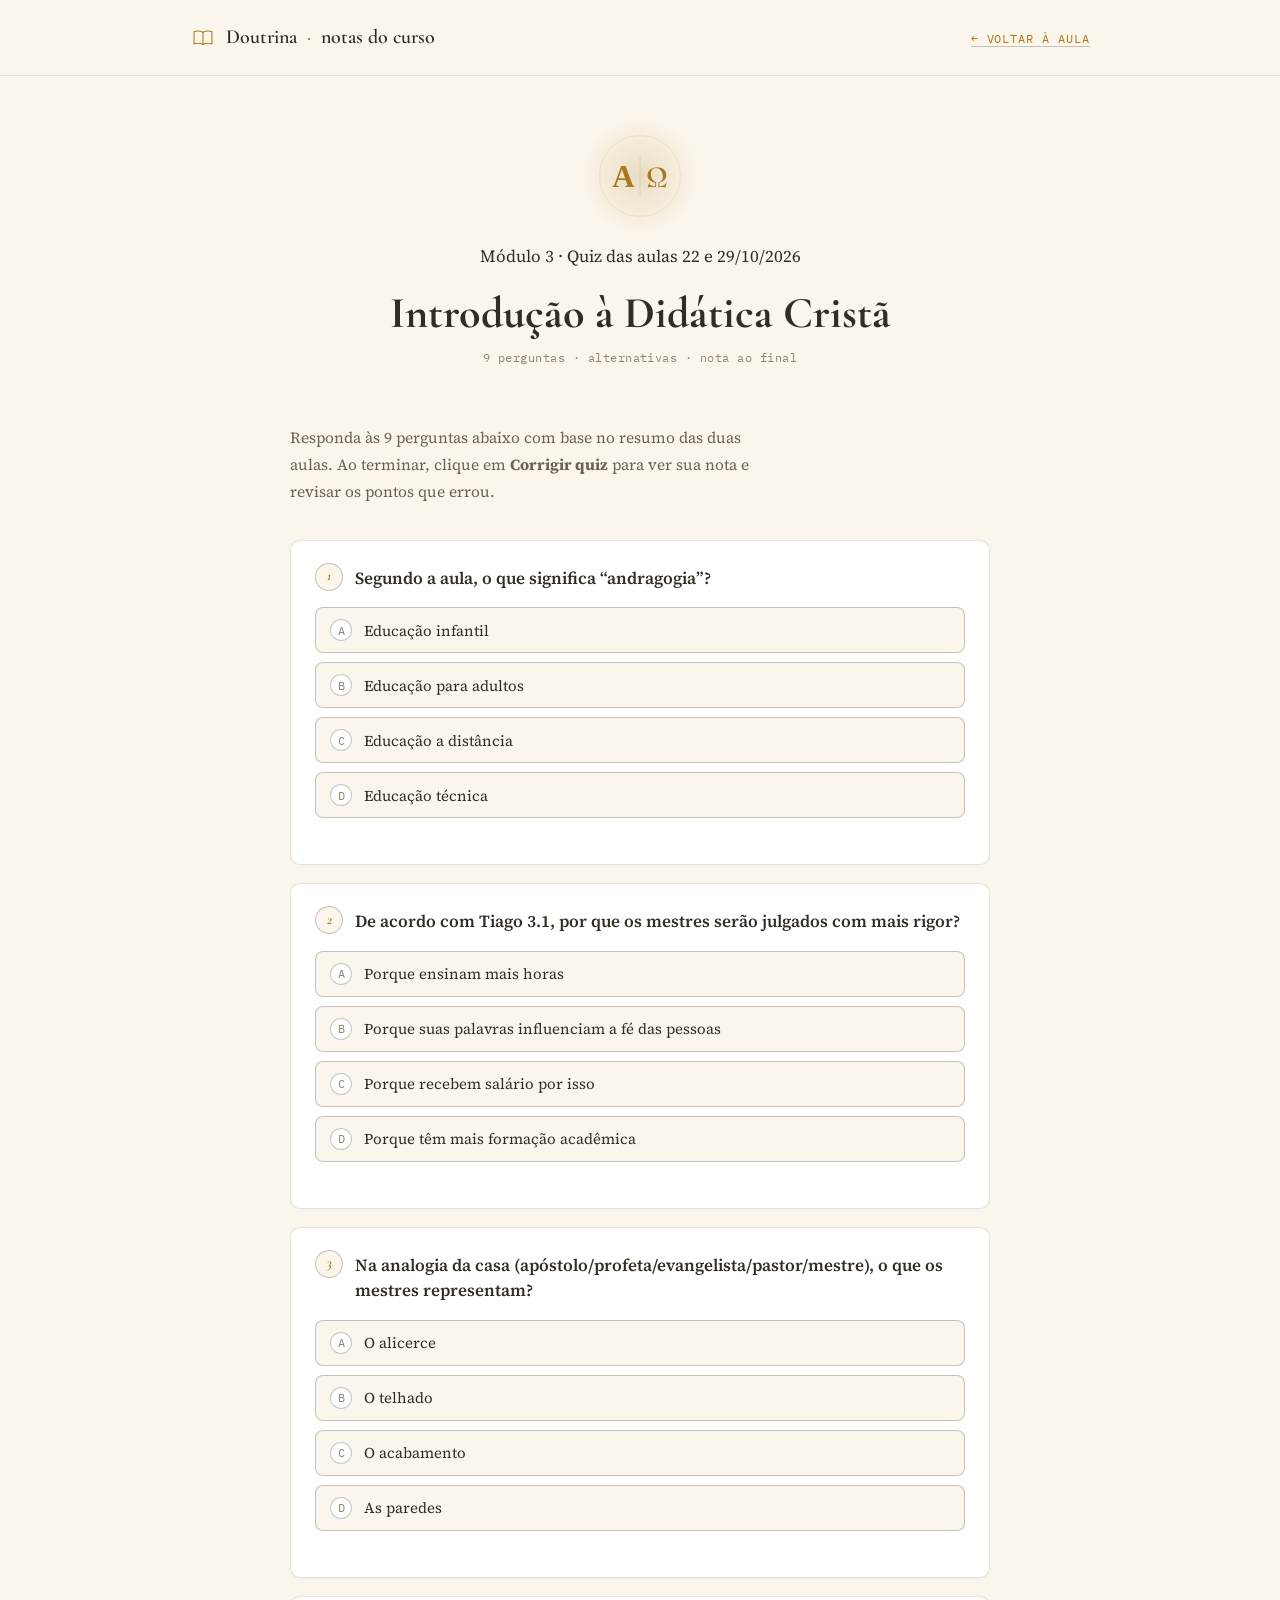
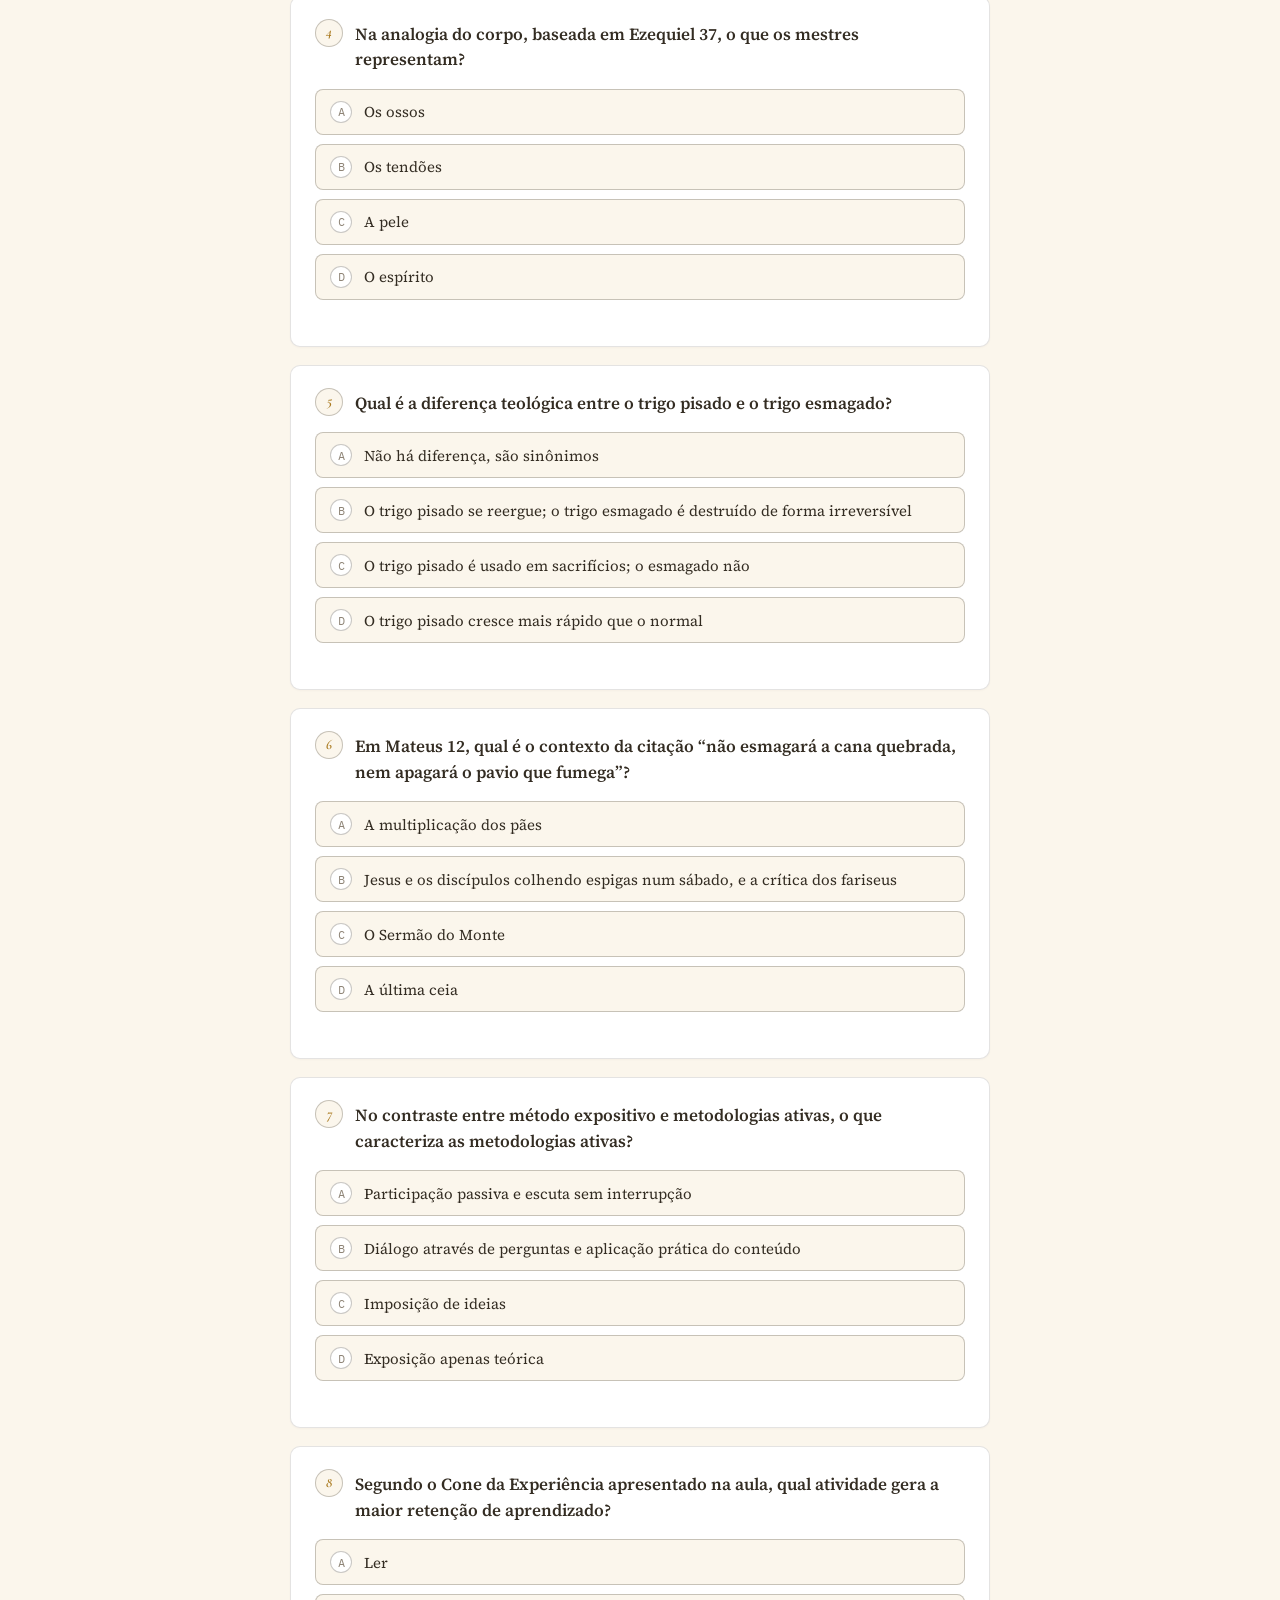
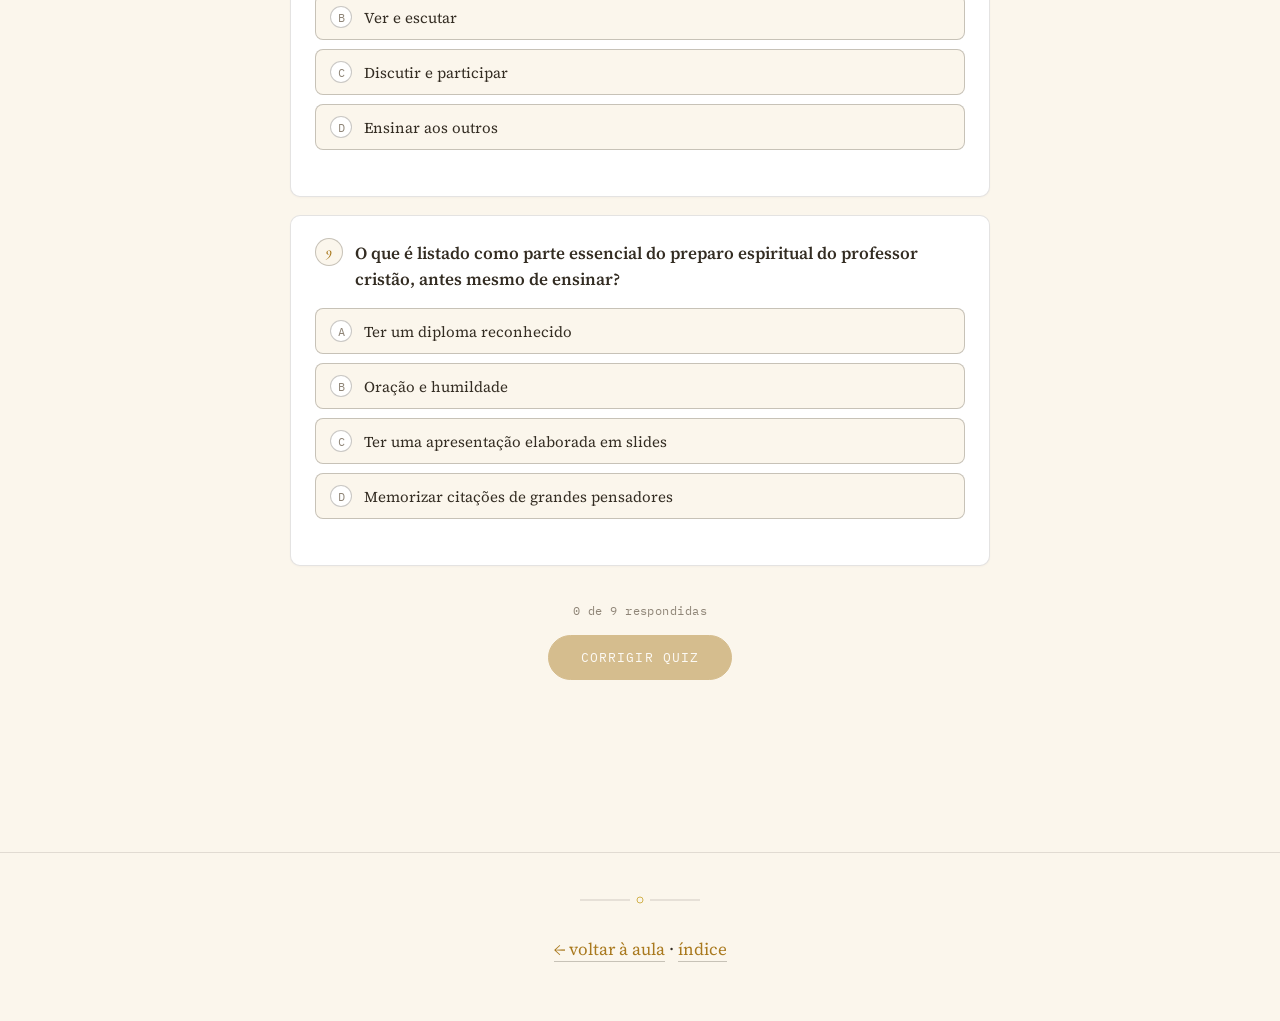
<file: aulas/2026-10-22-didatica-crista-quiz.html>
<!DOCTYPE html>
<html lang="pt-BR">
<head>
<meta charset="UTF-8">
<meta name="viewport" content="width=device-width, initial-scale=1.0">
<title>Quiz — Introdução à Didática Cristã</title>
<link rel="stylesheet" href="../css/style.css">
</head>
<body>

<div class="ambient" aria-hidden="true"></div>
<div class="progress" aria-hidden="true"></div>

<header class="site-header">
  <div class="inner">
    <a href="../index.html" class="brand">
      <svg viewBox="0 0 32 32" style="color:var(--gold-soft)" aria-hidden="true">
        <path d="M16,9 C13,7.3 9,7 5,8 L5,23 C9,22 13,22.3 16,24" fill="none" stroke="currentColor" stroke-width="1.3" stroke-linecap="round" stroke-linejoin="round"/>
        <path d="M16,9 C19,7.3 23,7 27,8 L27,23 C23,22 19,22.3 16,24" fill="none" stroke="currentColor" stroke-width="1.3" stroke-linecap="round" stroke-linejoin="round"/>
        <line x1="16" y1="9" x2="16" y2="24" stroke="currentColor" stroke-width="1.3"/>
      </svg>
      Doutrina <span>&middot;</span> notas do curso
    </a>
    <nav><a href="2026-10-22-didatica-crista.html">&larr; Voltar à aula</a></nav>
  </div>
</header>

<main>
  <div class="page-inner">

  <div class="lecture-header reveal">
    <div class="medallion" aria-hidden="true">
      <div class="medallion-glow"></div>
      <svg viewBox="0 0 200 200" width="100%" height="100%">
        <circle class="ring" cx="100" cy="100" r="92" fill="none" stroke="var(--gold-dim)" stroke-width="1"/>
        <text x="62" y="124" font-family="'Cormorant Garamond', Georgia, serif" font-size="70" font-weight="700" fill="var(--gold-soft)" text-anchor="middle">&#913;</text>
        <text x="138" y="124" font-family="'Cormorant Garamond', Georgia, serif" font-size="70" font-weight="700" fill="var(--gold-soft)" text-anchor="middle">&#937;</text>
        <line x1="100" y1="55" x2="100" y2="145" stroke="var(--gold-soft)" stroke-width="1" opacity="0.35"/>
      </svg>
    </div>
    <p class="eyebrow">Módulo 3 &middot; Quiz das aulas 22 e 29/10/2026</p>
    <h1>Introdução à Didática Cristã</h1>
    <p class="lecture-sub">9 perguntas &middot; alternativas &middot; nota ao final</p>
  </div>

  <section class="section reveal">
    <p class="quiz-intro">Responda às 9 perguntas abaixo com base no resumo das duas aulas. Ao terminar, clique em <strong>Corrigir quiz</strong> para ver sua nota e revisar os pontos que errou.</p>

    <div id="quiz-root"></div>
  </section>

  </div>
</main>

<footer class="site-footer">
  <svg class="footer-flourish" viewBox="0 0 120 14" aria-hidden="true">
    <line x1="0" y1="7" x2="50" y2="7" stroke="var(--border-strong)" stroke-width="1"/>
    <circle cx="60" cy="7" r="3" fill="none" stroke="var(--gold)" stroke-width="1"/>
    <line x1="70" y1="7" x2="120" y2="7" stroke="var(--border-strong)" stroke-width="1"/>
  </svg>
  <p class="eyebrow"><a href="2026-10-22-didatica-crista.html">&larr; voltar à aula</a> &middot; <a href="../index.html">índice</a></p>
</footer>

<a href="#" class="top-link" aria-label="Voltar ao topo" onclick="window.scrollTo({top:0,behavior:'smooth'});return false;">
  <svg width="16" height="16" viewBox="0 0 16 16" aria-hidden="true"><path d="M8 3 L13 10 L10 10 L10 13 L6 13 L6 10 L3 10 Z" fill="currentColor"/></svg>
</a>

<script>
window.QUIZ = {
  questions: [
    {
      q: "Segundo a aula, o que significa “andragogia”?",
      options: ["Educação infantil", "Educação para adultos", "Educação a distância", "Educação técnica"],
      correct: 1
    },
    {
      q: "De acordo com Tiago 3.1, por que os mestres serão julgados com mais rigor?",
      options: ["Porque ensinam mais horas", "Porque suas palavras influenciam a fé das pessoas", "Porque recebem salário por isso", "Porque têm mais formação acadêmica"],
      correct: 1
    },
    {
      q: "Na analogia da casa (apóstolo/profeta/evangelista/pastor/mestre), o que os mestres representam?",
      options: ["O alicerce", "O telhado", "O acabamento", "As paredes"],
      correct: 2
    },
    {
      q: "Na analogia do corpo, baseada em Ezequiel 37, o que os mestres representam?",
      options: ["Os ossos", "Os tendões", "A pele", "O espírito"],
      correct: 3
    },
    {
      q: "Qual é a diferença teológica entre o trigo pisado e o trigo esmagado?",
      options: [
        "Não há diferença, são sinônimos",
        "O trigo pisado se reergue; o trigo esmagado é destruído de forma irreversível",
        "O trigo pisado é usado em sacrifícios; o esmagado não",
        "O trigo pisado cresce mais rápido que o normal"
      ],
      correct: 1
    },
    {
      q: "Em Mateus 12, qual é o contexto da citação “não esmagará a cana quebrada, nem apagará o pavio que fumega”?",
      options: [
        "A multiplicação dos pães",
        "Jesus e os discípulos colhendo espigas num sábado, e a crítica dos fariseus",
        "O Sermão do Monte",
        "A última ceia"
      ],
      correct: 1
    },
    {
      q: "No contraste entre método expositivo e metodologias ativas, o que caracteriza as metodologias ativas?",
      options: ["Participação passiva e escuta sem interrupção", "Diálogo através de perguntas e aplicação prática do conteúdo", "Imposição de ideias", "Exposição apenas teórica"],
      correct: 1
    },
    {
      q: "Segundo o Cone da Experiência apresentado na aula, qual atividade gera a maior retenção de aprendizado?",
      options: ["Ler", "Ver e escutar", "Discutir e participar", "Ensinar aos outros"],
      correct: 3
    },
    {
      q: "O que é listado como parte essencial do preparo espiritual do professor cristão, antes mesmo de ensinar?",
      options: ["Ter um diploma reconhecido", "Oração e humildade", "Ter uma apresentação elaborada em slides", "Memorizar citações de grandes pensadores"],
      correct: 1
    }
  ]
};
</script>
<script src="../js/site.js"></script>
<script src="../js/quiz.js"></script>
</body>
</html>
</file>
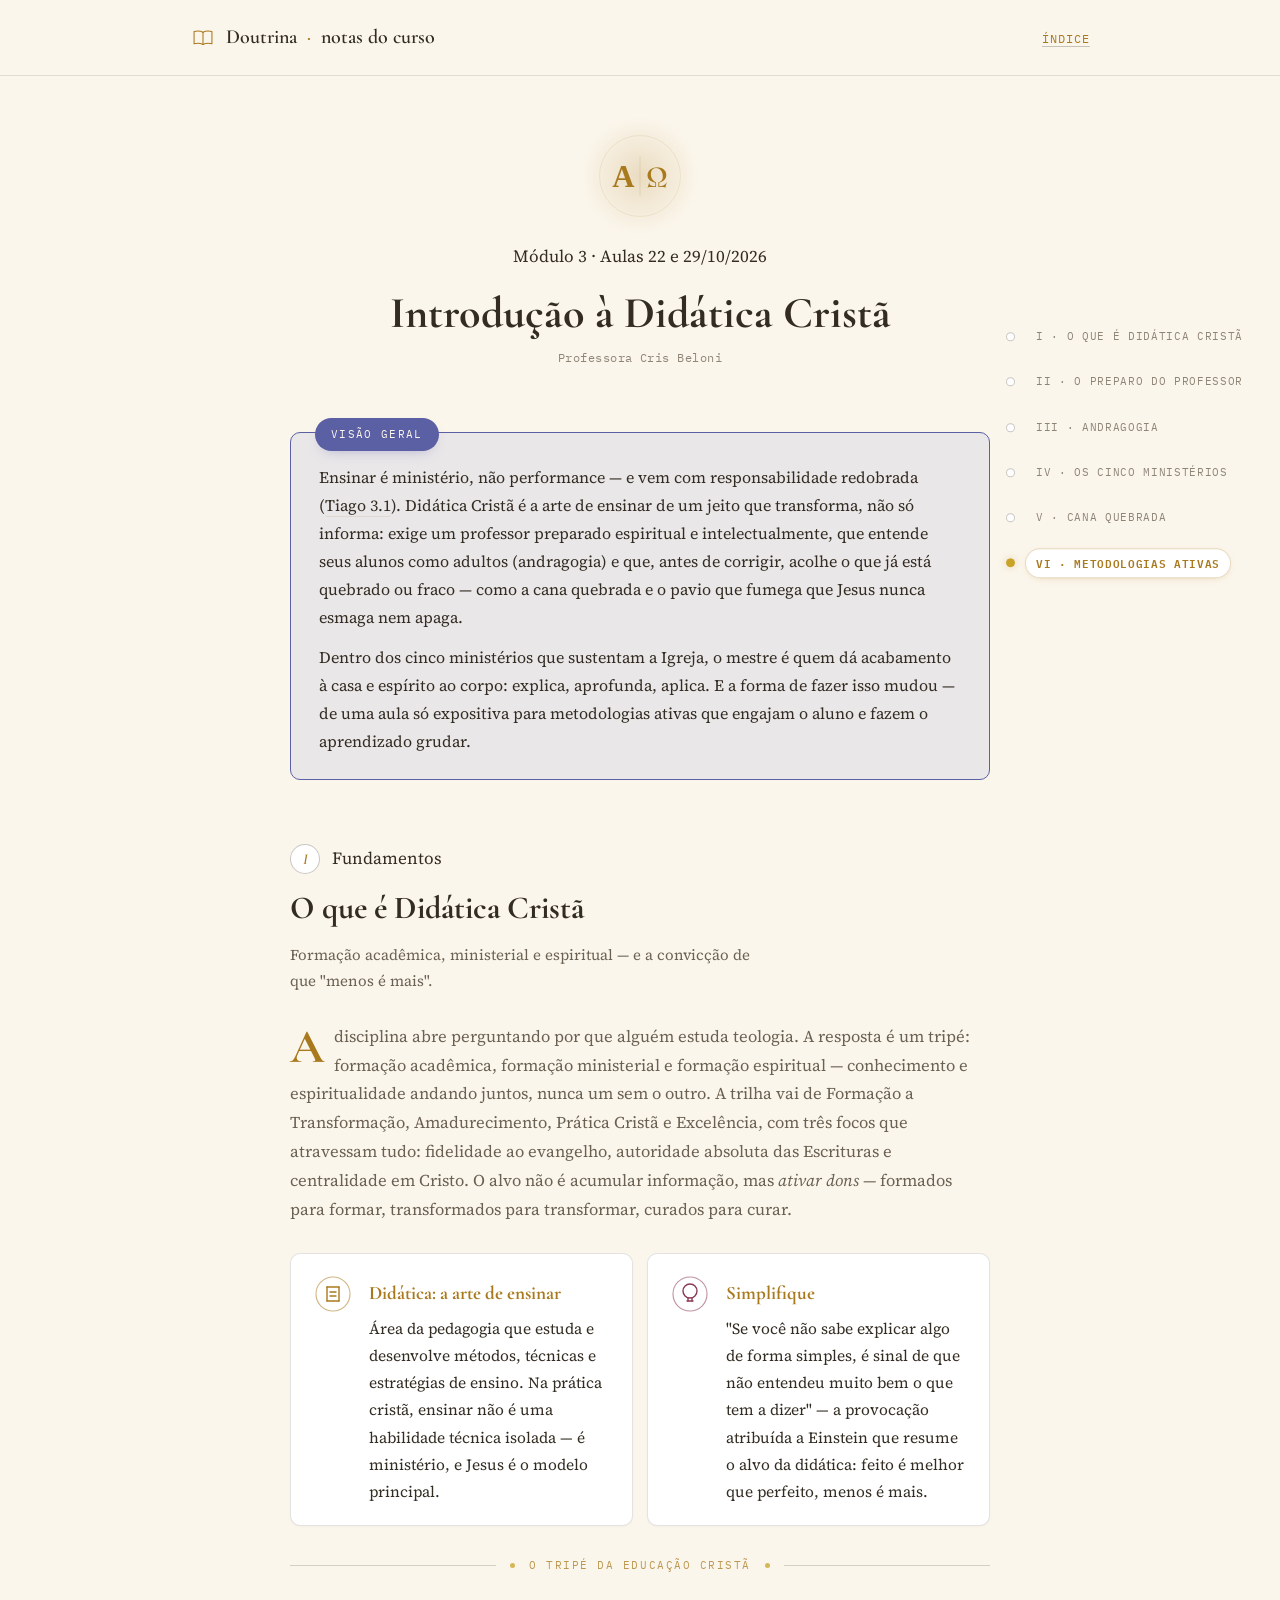
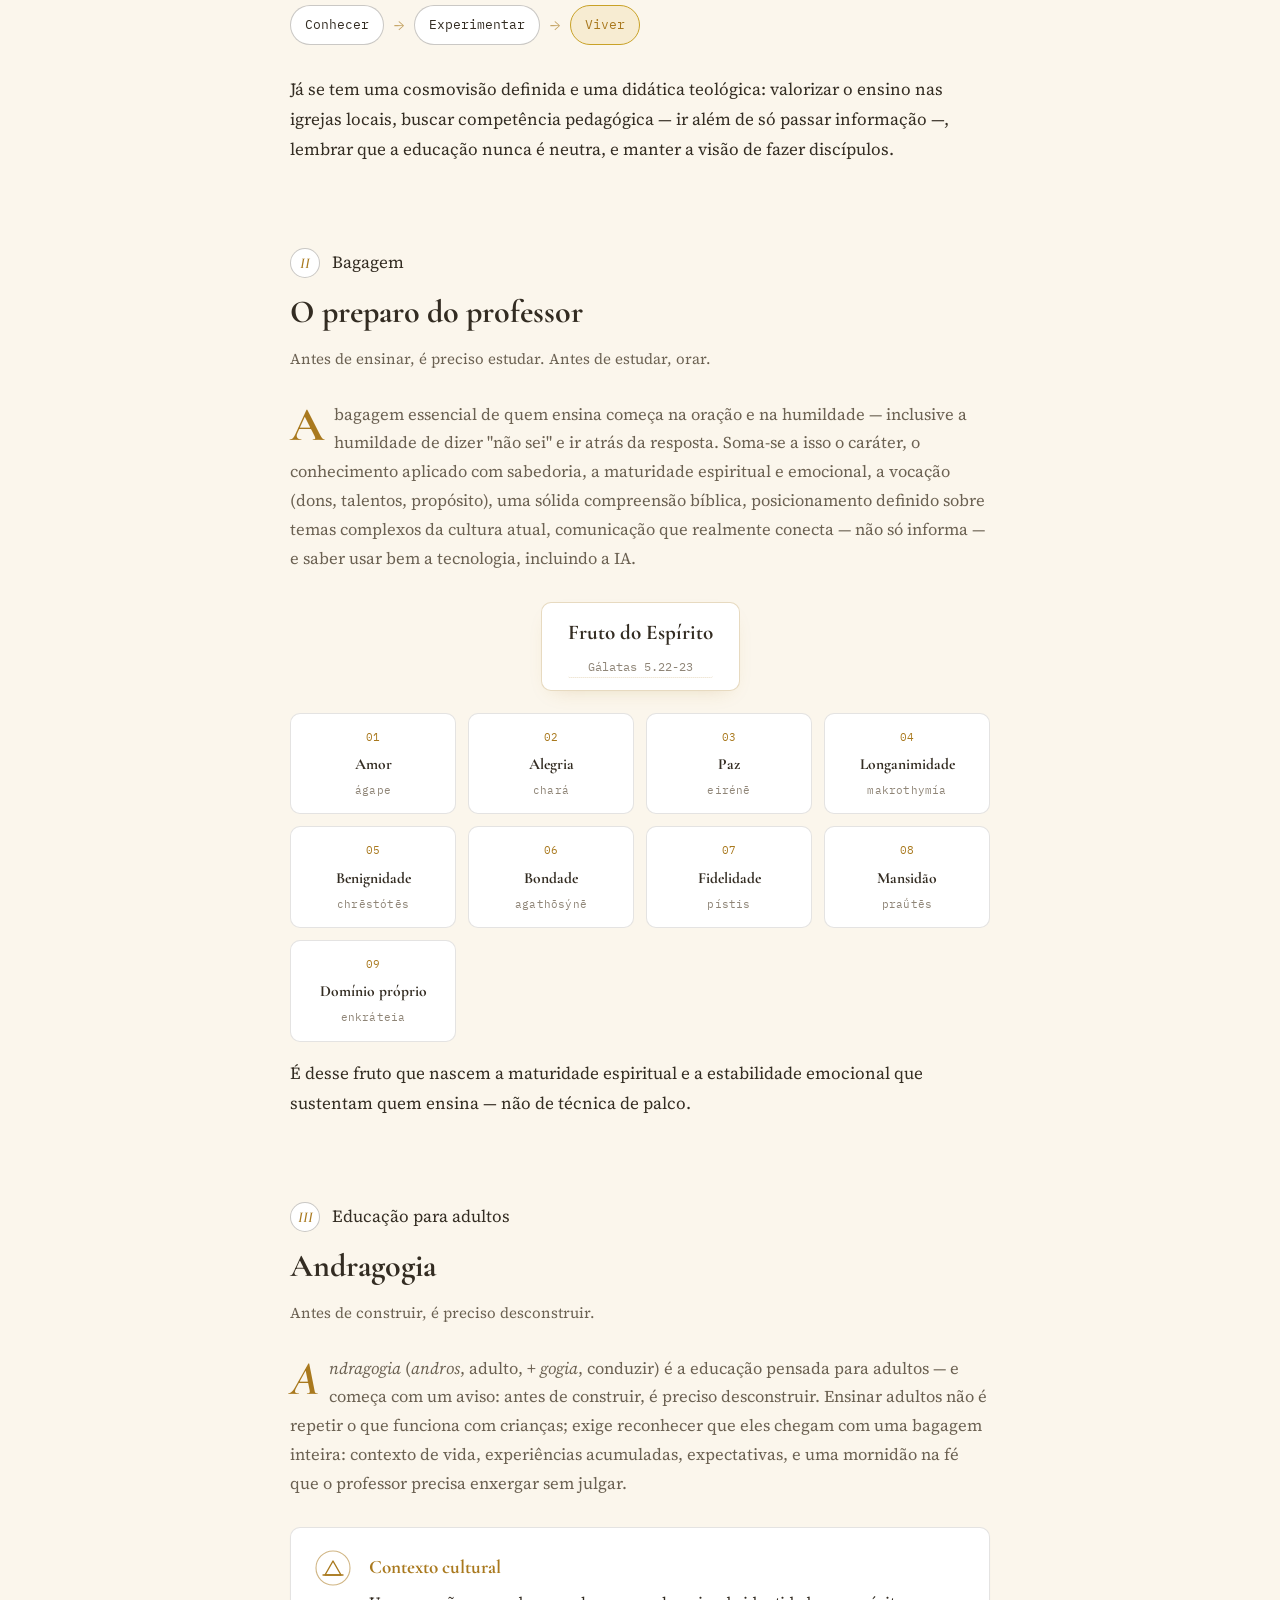
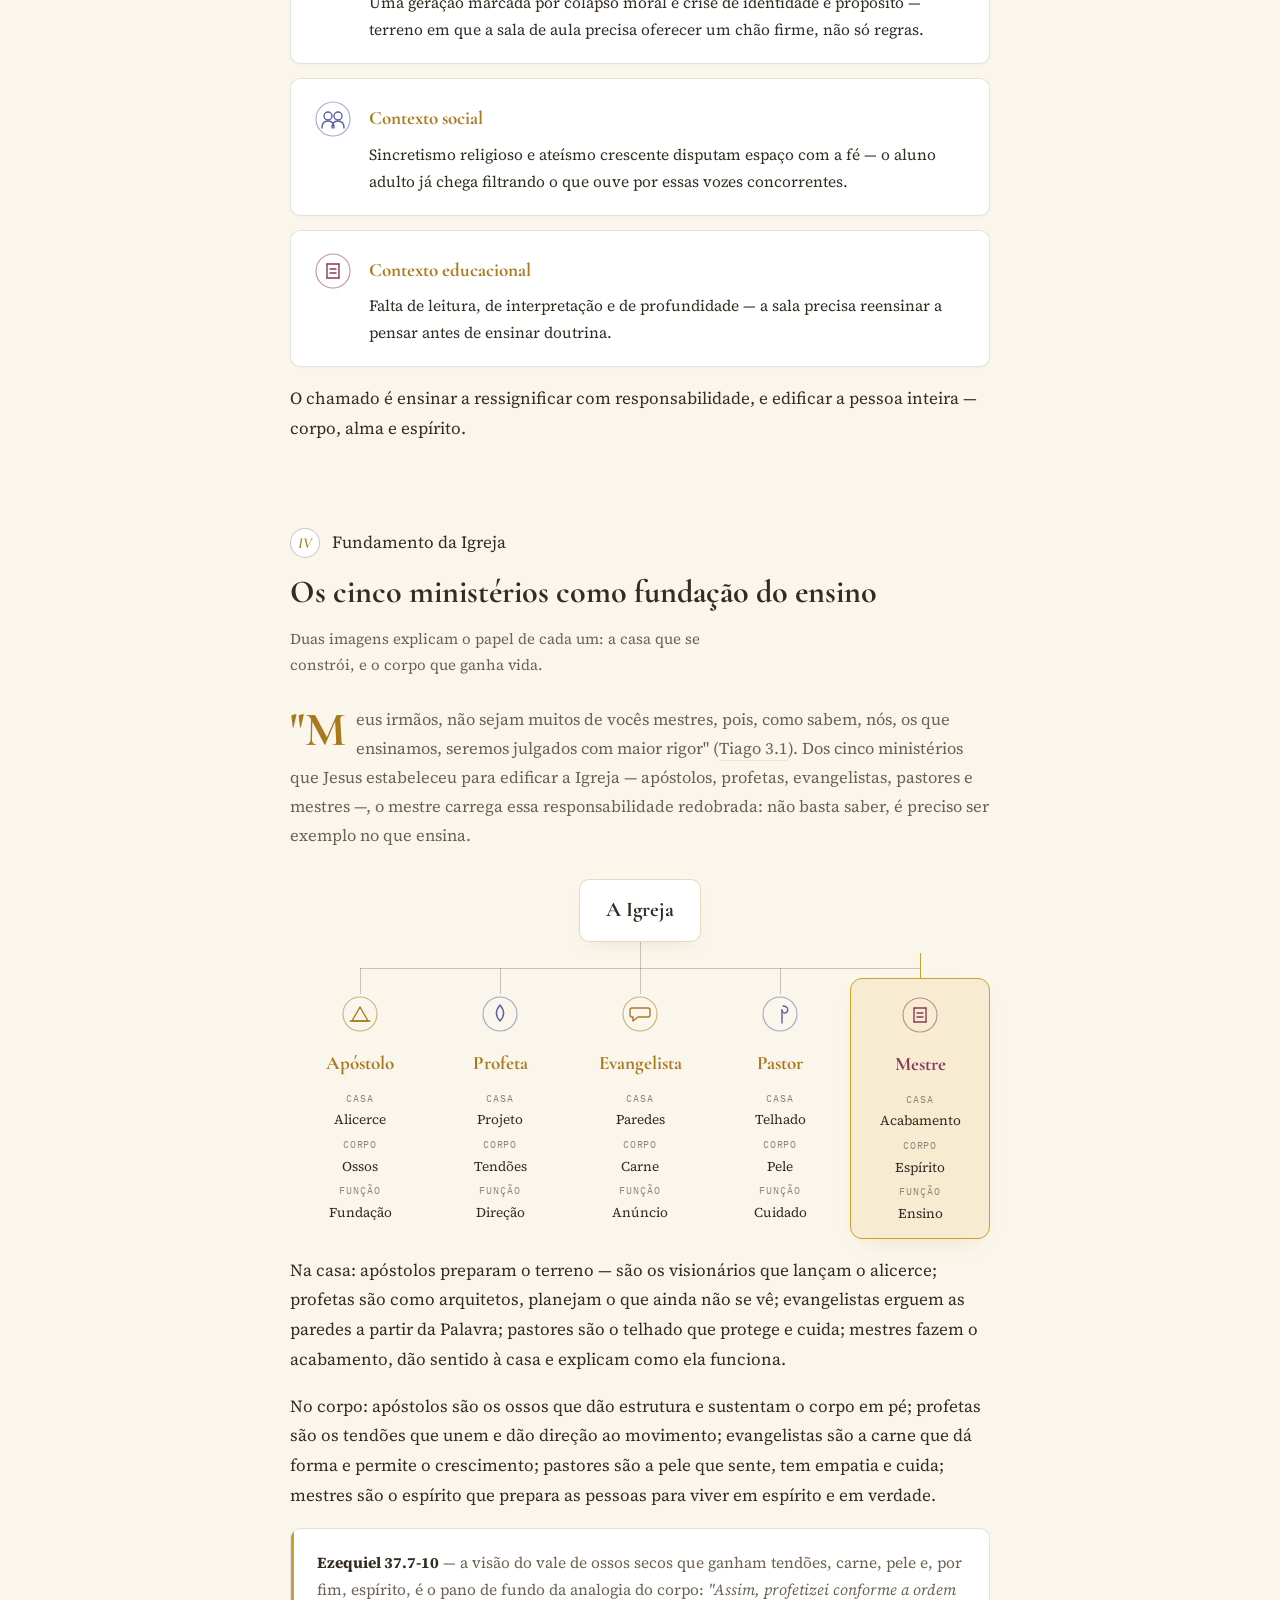
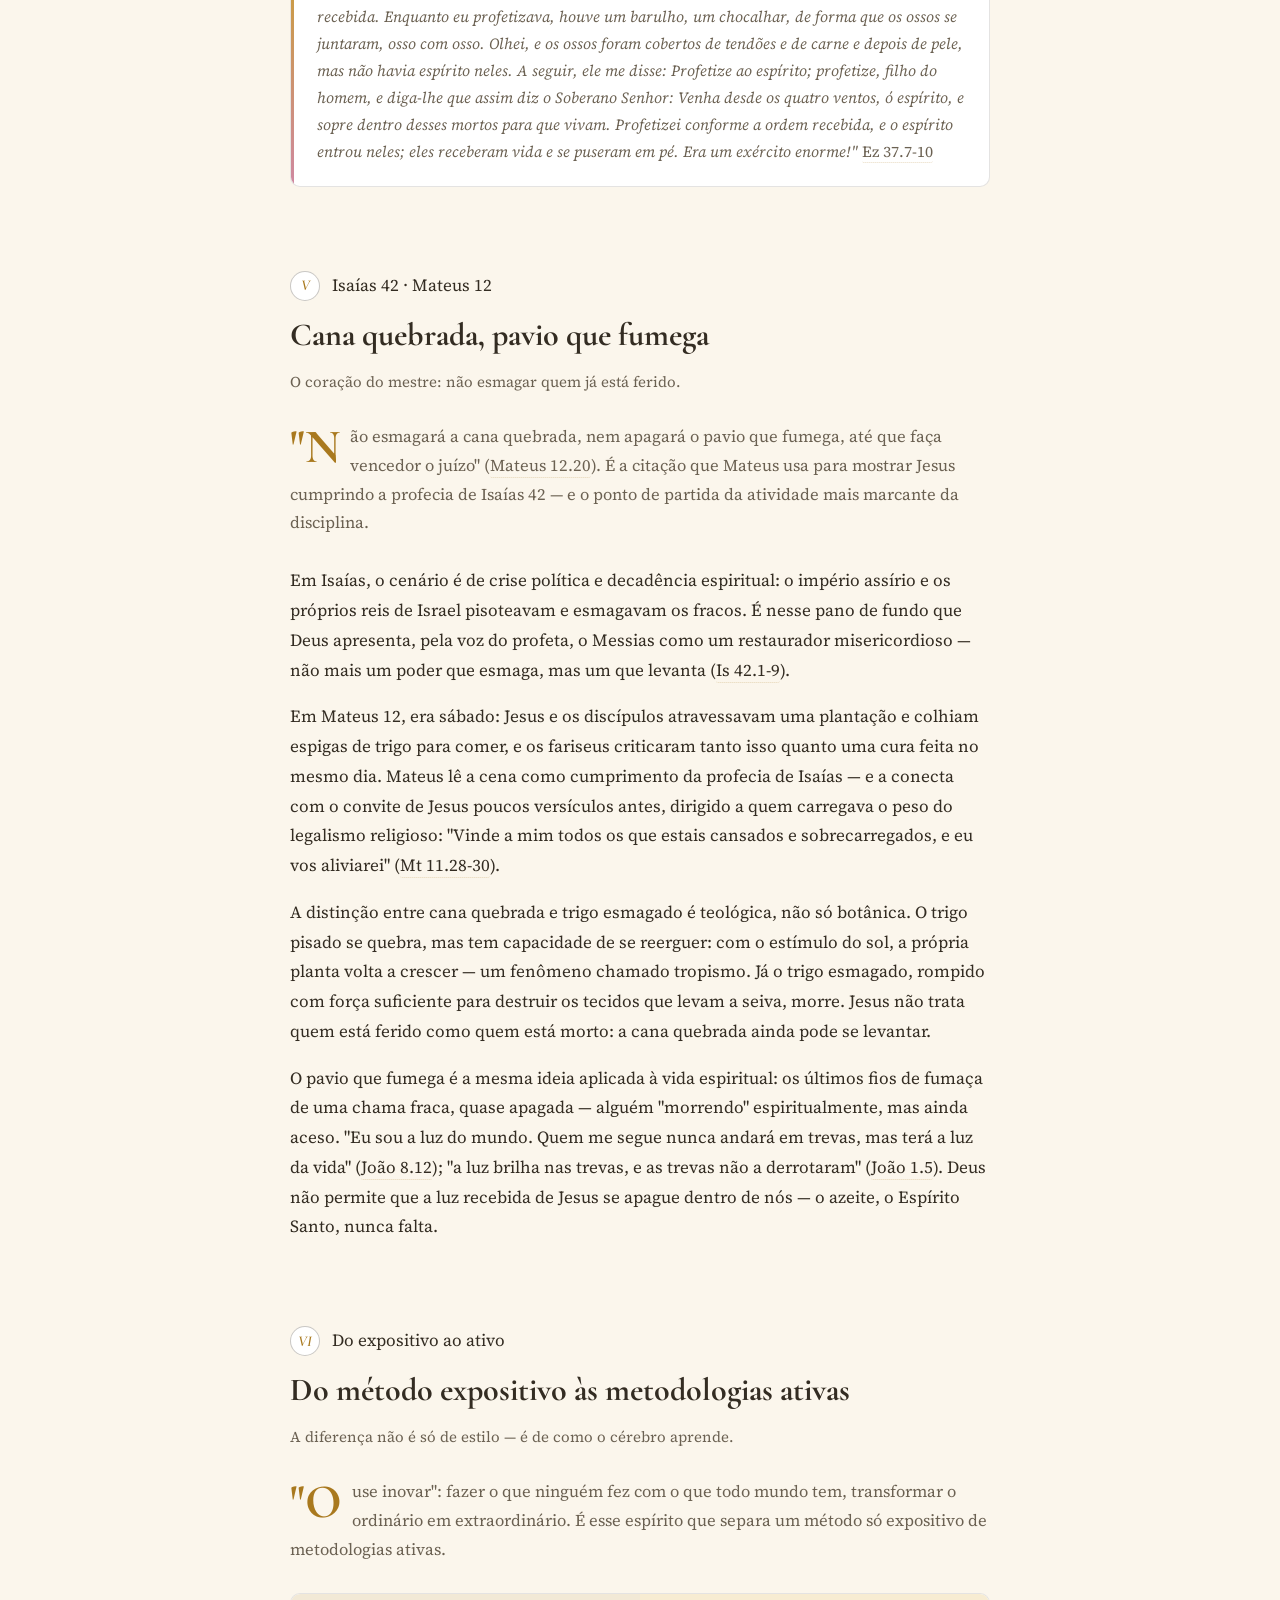
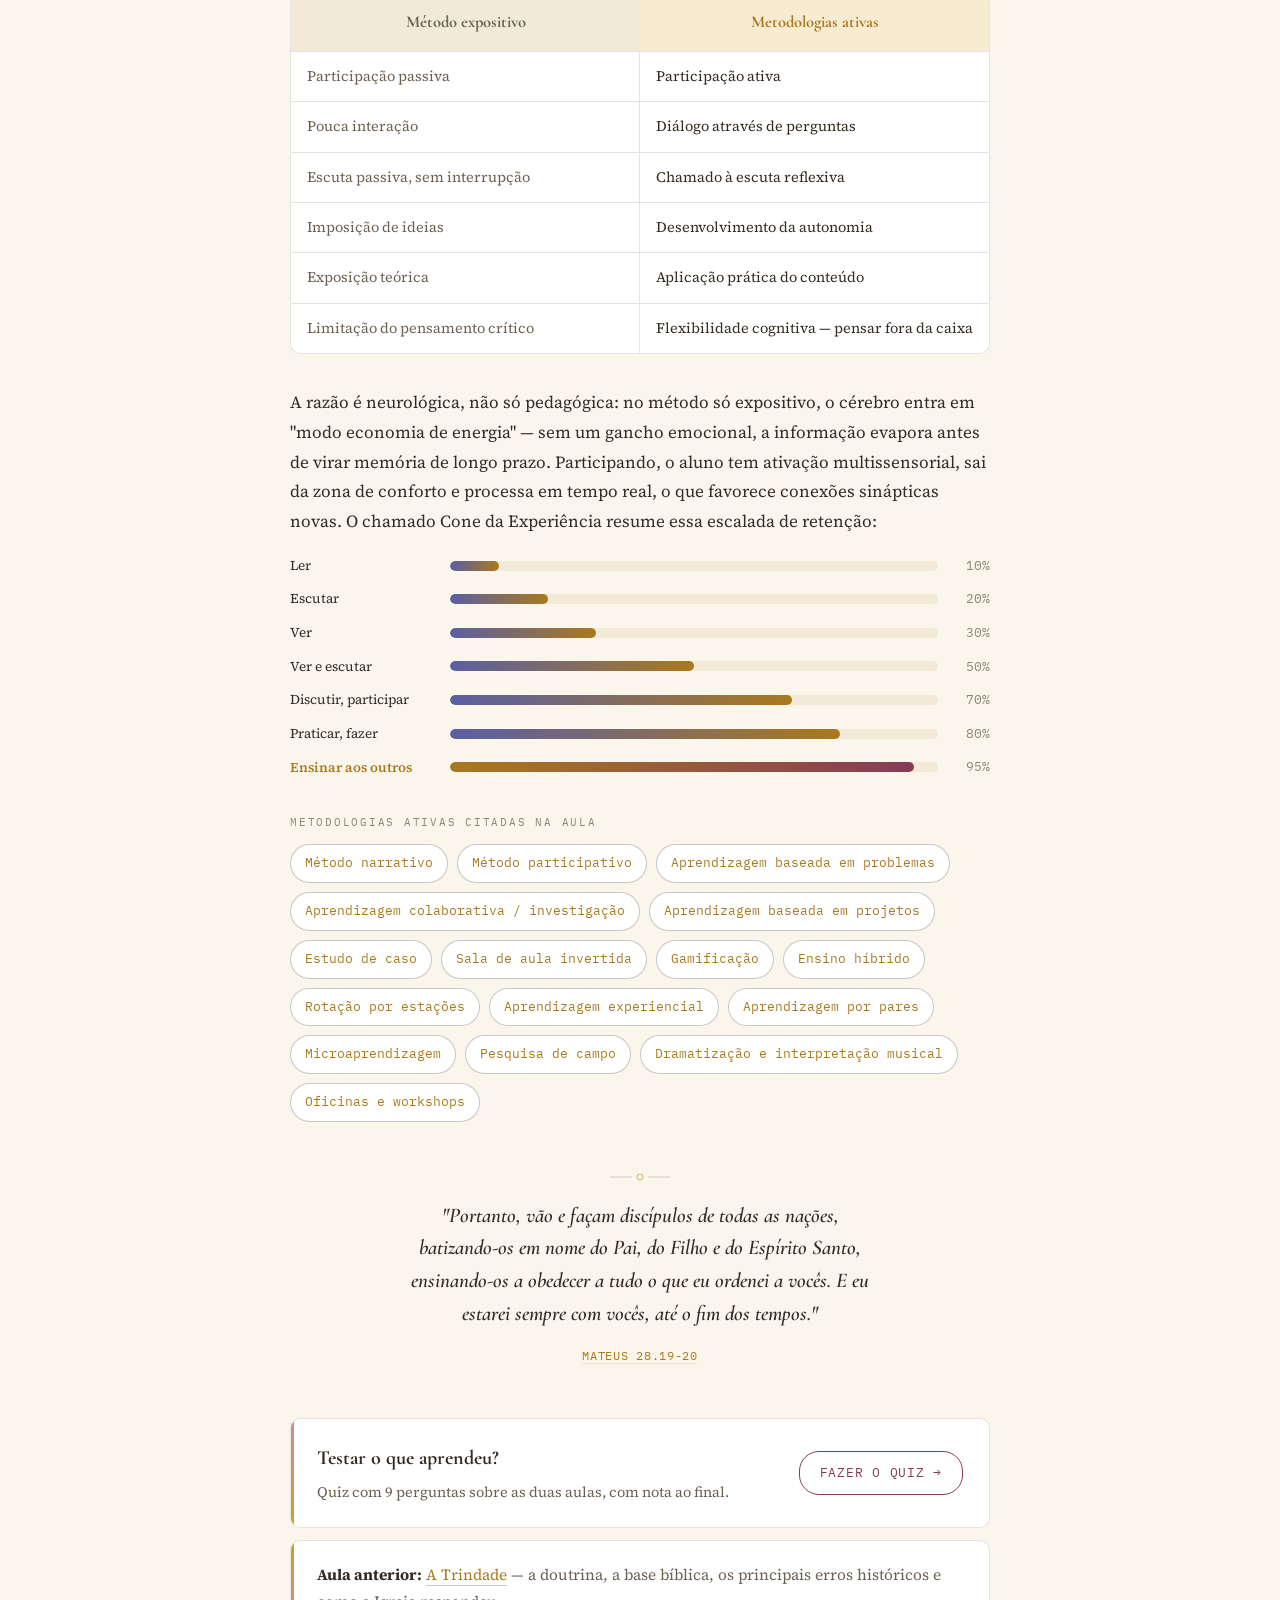
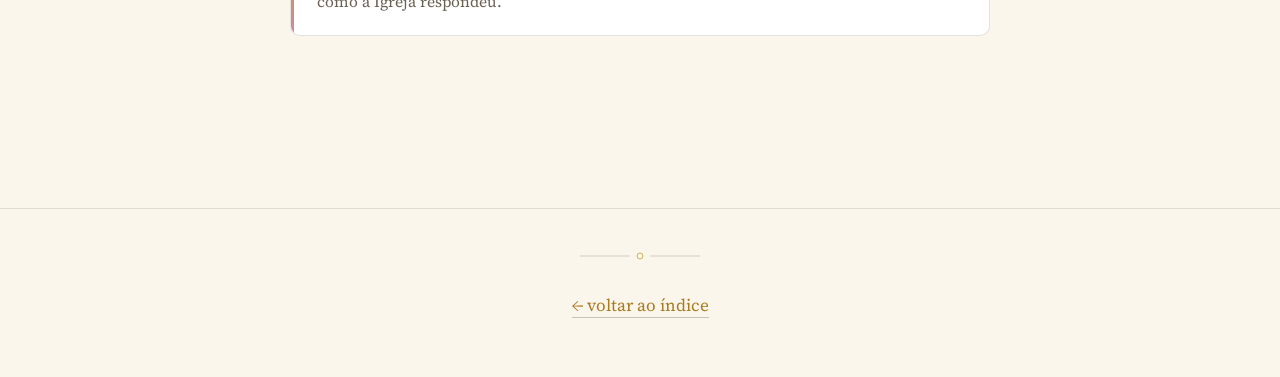
<file: aulas/2026-10-22-didatica-crista.html>
<!DOCTYPE html>
<html lang="pt-BR">
<head>
<meta charset="UTF-8">
<meta name="viewport" content="width=device-width, initial-scale=1.0">
<title>Introdução à Didática Cristã — Módulo 3</title>
<link rel="stylesheet" href="../css/style.css">
</head>
<body>

<div class="ambient" aria-hidden="true"></div>
<div class="progress" aria-hidden="true"></div>

<header class="site-header">
  <div class="inner">
    <a href="../index.html" class="brand">
      <svg viewBox="0 0 32 32" style="color:var(--gold-soft)" aria-hidden="true">
        <path d="M16,9 C13,7.3 9,7 5,8 L5,23 C9,22 13,22.3 16,24" fill="none" stroke="currentColor" stroke-width="1.3" stroke-linecap="round" stroke-linejoin="round"/>
        <path d="M16,9 C19,7.3 23,7 27,8 L27,23 C23,22 19,22.3 16,24" fill="none" stroke="currentColor" stroke-width="1.3" stroke-linecap="round" stroke-linejoin="round"/>
        <line x1="16" y1="9" x2="16" y2="24" stroke="currentColor" stroke-width="1.3"/>
      </svg>
      Doutrina <span>&middot;</span> notas do curso
    </a>
    <nav><a href="../index.html">Índice</a></nav>
  </div>
</header>

<nav class="toc" aria-label="Índice desta aula">
  <a href="#didatica"><span class="dot"></span><span class="label">I &middot; O que é Didática Cristã</span></a>
  <a href="#preparo"><span class="dot"></span><span class="label">II &middot; O preparo do professor</span></a>
  <a href="#andragogia"><span class="dot"></span><span class="label">III &middot; Andragogia</span></a>
  <a href="#ministerios"><span class="dot"></span><span class="label">IV &middot; Os cinco ministérios</span></a>
  <a href="#cana-quebrada"><span class="dot"></span><span class="label">V &middot; Cana quebrada</span></a>
  <a href="#metodologias"><span class="dot"></span><span class="label">VI &middot; Metodologias ativas</span></a>
</nav>

<main>
  <div class="page-inner">

  <div class="lecture-header reveal">
    <div class="medallion" aria-hidden="true">
      <div class="medallion-glow"></div>
      <svg viewBox="0 0 200 200" width="100%" height="100%">
        <circle class="ring" cx="100" cy="100" r="92" fill="none" stroke="var(--gold-dim)" stroke-width="1"/>
        <text x="62" y="124" font-family="'Cormorant Garamond', Georgia, serif" font-size="70" font-weight="700" fill="var(--gold-soft)" text-anchor="middle">&#913;</text>
        <text x="138" y="124" font-family="'Cormorant Garamond', Georgia, serif" font-size="70" font-weight="700" fill="var(--gold-soft)" text-anchor="middle">&#937;</text>
        <line x1="100" y1="55" x2="100" y2="145" stroke="var(--gold-soft)" stroke-width="1" opacity="0.35"/>
      </svg>
    </div>
    <p class="eyebrow">Módulo 3 &middot; Aulas 22 e 29/10/2026</p>
    <h1>Introdução à Didática Cristã</h1>
    <p class="lecture-sub">Professora Cris Beloni</p>
  </div>

  <div class="lecture-overview reveal">
    <span class="lecture-overview-badge">Visão geral</span>
    <p>Ensinar é ministério, não performance — e vem com responsabilidade redobrada (<span class="verse-ref" data-ref="Tg 3.1">Tiago 3.1</span>). Didática Cristã é a arte de ensinar de um jeito que transforma, não só informa: exige um professor preparado espiritual e intelectualmente, que entende seus alunos como adultos (andragogia) e que, antes de corrigir, acolhe o que já está quebrado ou fraco — como a cana quebrada e o pavio que fumega que Jesus nunca esmaga nem apaga.</p>
    <p>Dentro dos cinco ministérios que sustentam a Igreja, o mestre é quem dá acabamento à casa e espírito ao corpo: explica, aprofunda, aplica. E a forma de fazer isso mudou — de uma aula só expositiva para metodologias ativas que engajam o aluno e fazem o aprendizado grudar.</p>
  </div>

  <!-- SEÇÃO I — O QUE É DIDÁTICA CRISTÃ -->
  <section class="section reveal" id="didatica">
    <div class="section-eyebrow"><span class="section-num">I</span><span class="eyebrow">Fundamentos</span></div>
    <h2>O que é Didática Cristã</h2>
    <p class="section-sub">Formação acadêmica, ministerial e espiritual — e a convicção de que "menos é mais".</p>

    <p class="intro-p">A disciplina abre perguntando por que alguém estuda teologia. A resposta é um tripé: formação acadêmica, formação ministerial e formação espiritual — conhecimento e espiritualidade andando juntos, nunca um sem o outro. A trilha vai de Formação a Transformação, Amadurecimento, Prática Cristã e Excelência, com três focos que atravessam tudo: fidelidade ao evangelho, autoridade absoluta das Escrituras e centralidade em Cristo. O alvo não é acumular informação, mas <em>ativar dons</em> — formados para formar, transformados para transformar, curados para curar.</p>

    <div class="card-grid two-col">
      <div class="attr">
        <svg class="sigil c-gold" viewBox="0 0 40 40" aria-hidden="true">
          <circle class="ring" cx="20" cy="20" r="17"/>
          <line class="mark" x1="14" y1="13" x2="14" y2="27"/>
          <line class="mark" x1="14" y1="13" x2="26" y2="13"/>
          <line class="mark" x1="14" y1="27" x2="26" y2="27"/>
          <line class="mark" x1="26" y1="13" x2="26" y2="27"/>
          <line class="mark" x1="17" y1="18" x2="23" y2="18"/>
          <line class="mark" x1="17" y1="22" x2="23" y2="22"/>
        </svg>
        <div class="body">
          <h3>Didática: a arte de ensinar</h3>
          <p>Área da pedagogia que estuda e desenvolve métodos, técnicas e estratégias de ensino. Na prática cristã, ensinar não é uma habilidade técnica isolada — é ministério, e Jesus é o modelo principal.</p>
        </div>
      </div>
      <div class="attr">
        <svg class="sigil c-wine" viewBox="0 0 40 40" aria-hidden="true">
          <circle class="ring" cx="20" cy="20" r="17"/>
          <circle class="mark" cx="20" cy="17" r="7"/>
          <line class="mark" x1="17" y1="27" x2="23" y2="27"/>
          <line class="mark" x1="18" y1="24" x2="18" y2="27"/>
          <line class="mark" x1="22" y1="24" x2="22" y2="27"/>
        </svg>
        <div class="body">
          <h3>Simplifique</h3>
          <p>"Se você não sabe explicar algo de forma simples, é sinal de que não entendeu muito bem o que tem a dizer" — a provocação atribuída a Einstein que resume o alvo da didática: feito é melhor que perfeito, menos é mais.</p>
        </div>
      </div>
    </div>

    <div class="divider"><span class="dot"></span><span>o tripé da educação cristã</span><span class="dot"></span></div>

    <div class="bridge-flow">
      <span class="bridge-node">Conhecer</span>
      <span class="bridge-arrow">&rarr;</span>
      <span class="bridge-node">Experimentar</span>
      <span class="bridge-arrow">&rarr;</span>
      <span class="bridge-node highlight">Viver</span>
    </div>

    <p>Já se tem uma cosmovisão definida e uma didática teológica: valorizar o ensino nas igrejas locais, buscar competência pedagógica — ir além de só passar informação —, lembrar que a educação nunca é neutra, e manter a visão de fazer discípulos.</p>
  </section>

  <!-- SEÇÃO II — O PREPARO DO PROFESSOR -->
  <section class="section reveal" id="preparo">
    <div class="section-eyebrow"><span class="section-num">II</span><span class="eyebrow">Bagagem</span></div>
    <h2>O preparo do professor</h2>
    <p class="section-sub">Antes de ensinar, é preciso estudar. Antes de estudar, orar.</p>

    <p class="intro-p">A bagagem essencial de quem ensina começa na oração e na humildade — inclusive a humildade de dizer "não sei" e ir atrás da resposta. Soma-se a isso o caráter, o conhecimento aplicado com sabedoria, a maturidade espiritual e emocional, a vocação (dons, talentos, propósito), uma sólida compreensão bíblica, posicionamento definido sobre temas complexos da cultura atual, comunicação que realmente conecta — não só informa — e saber usar bem a tecnologia, incluindo a IA.</p>

    <div class="wheel">
      <div class="wheel-hub">
        <div class="wheel-hub-label">Fruto do Espírito<span class="verse-ref" data-ref="Gl 5.22">Gálatas 5.22-23</span></div>
      </div>
      <div class="wheel-grid">
        <div class="wheel-item"><span class="wheel-num">01</span><h4>Amor</h4><span class="wheel-sub">ágape</span></div>
        <div class="wheel-item"><span class="wheel-num">02</span><h4>Alegria</h4><span class="wheel-sub">chará</span></div>
        <div class="wheel-item"><span class="wheel-num">03</span><h4>Paz</h4><span class="wheel-sub">eirénē</span></div>
        <div class="wheel-item"><span class="wheel-num">04</span><h4>Longanimidade</h4><span class="wheel-sub">makrothymía</span></div>
        <div class="wheel-item"><span class="wheel-num">05</span><h4>Benignidade</h4><span class="wheel-sub">chrēstótēs</span></div>
        <div class="wheel-item"><span class="wheel-num">06</span><h4>Bondade</h4><span class="wheel-sub">agathōsýnē</span></div>
        <div class="wheel-item"><span class="wheel-num">07</span><h4>Fidelidade</h4><span class="wheel-sub">pístis</span></div>
        <div class="wheel-item"><span class="wheel-num">08</span><h4>Mansidão</h4><span class="wheel-sub">praǘtēs</span></div>
        <div class="wheel-item"><span class="wheel-num">09</span><h4>Domínio próprio</h4><span class="wheel-sub">enkráteia</span></div>
      </div>
    </div>

    <p>É desse fruto que nascem a maturidade espiritual e a estabilidade emocional que sustentam quem ensina — não de técnica de palco.</p>
  </section>

  <!-- SEÇÃO III — ANDRAGOGIA -->
  <section class="section reveal" id="andragogia">
    <div class="section-eyebrow"><span class="section-num">III</span><span class="eyebrow">Educação para adultos</span></div>
    <h2>Andragogia</h2>
    <p class="section-sub">Antes de construir, é preciso desconstruir.</p>

    <p class="intro-p"><em>Andragogia</em> (<em>andros</em>, adulto, + <em>gogia</em>, conduzir) é a educação pensada para adultos — e começa com um aviso: antes de construir, é preciso desconstruir. Ensinar adultos não é repetir o que funciona com crianças; exige reconhecer que eles chegam com uma bagagem inteira: contexto de vida, experiências acumuladas, expectativas, e uma mornidão na fé que o professor precisa enxergar sem julgar.</p>

    <div class="card-grid">
      <div class="attr">
        <svg class="sigil c-gold" viewBox="0 0 40 40" aria-hidden="true">
          <circle class="ring" cx="20" cy="20" r="17"/>
          <path class="mark" d="M20 13 L28 27 H12 Z"/>
          <line class="mark" x1="10" y1="27" x2="30" y2="27"/>
        </svg>
        <div class="body">
          <h3>Contexto cultural</h3>
          <p>Uma geração marcada por colapso moral e crise de identidade e propósito — terreno em que a sala de aula precisa oferecer um chão firme, não só regras.</p>
        </div>
      </div>
      <div class="attr">
        <svg class="sigil c-lapis" viewBox="0 0 40 40" aria-hidden="true">
          <circle class="ring" cx="20" cy="20" r="17"/>
          <circle class="mark" cx="15" cy="17" r="4"/>
          <circle class="mark" cx="25" cy="17" r="4"/>
          <path class="mark" d="M9 29 C9 24 12 22 15 22 C18 22 21 24 21 29"/>
          <path class="mark" d="M19 29 C19 24 22 22 25 22 C28 22 31 24 31 29"/>
        </svg>
        <div class="body">
          <h3>Contexto social</h3>
          <p>Sincretismo religioso e ateísmo crescente disputam espaço com a fé — o aluno adulto já chega filtrando o que ouve por essas vozes concorrentes.</p>
        </div>
      </div>
      <div class="attr">
        <svg class="sigil c-wine" viewBox="0 0 40 40" aria-hidden="true">
          <circle class="ring" cx="20" cy="20" r="17"/>
          <line class="mark" x1="14" y1="13" x2="14" y2="27"/>
          <line class="mark" x1="14" y1="13" x2="26" y2="13"/>
          <line class="mark" x1="14" y1="27" x2="26" y2="27"/>
          <line class="mark" x1="26" y1="13" x2="26" y2="27"/>
          <line class="mark" x1="17" y1="18" x2="23" y2="18"/>
          <line class="mark" x1="17" y1="22" x2="23" y2="22"/>
        </svg>
        <div class="body">
          <h3>Contexto educacional</h3>
          <p>Falta de leitura, de interpretação e de profundidade — a sala precisa reensinar a pensar antes de ensinar doutrina.</p>
        </div>
      </div>
    </div>

    <p>O chamado é ensinar a ressignificar com responsabilidade, e edificar a pessoa inteira — corpo, alma e espírito.</p>
  </section>

  <!-- SEÇÃO IV — OS CINCO MINISTÉRIOS -->
  <section class="section reveal" id="ministerios">
    <div class="section-eyebrow"><span class="section-num">IV</span><span class="eyebrow">Fundamento da Igreja</span></div>
    <h2>Os cinco ministérios como fundação do ensino</h2>
    <p class="section-sub">Duas imagens explicam o papel de cada um: a casa que se constrói, e o corpo que ganha vida.</p>

    <p class="intro-p">"Meus irmãos, não sejam muitos de vocês mestres, pois, como sabem, nós, os que ensinamos, seremos julgados com maior rigor" (<span class="verse-ref" data-ref="Tg 3.1">Tiago 3.1</span>). Dos cinco ministérios que Jesus estabeleceu para edificar a Igreja — apóstolos, profetas, evangelistas, pastores e mestres —, o mestre carrega essa responsabilidade redobrada: não basta saber, é preciso ser exemplo no que ensina.</p>

    <div class="offices-tree">
      <div class="offices-root"><span class="offices-root-label">A Igreja</span></div>
      <div class="offices-stem" aria-hidden="true"></div>
      <div class="offices-row five-col">
        <div class="office">
          <svg class="sigil c-gold" viewBox="0 0 40 40" aria-hidden="true">
            <circle class="ring" cx="20" cy="20" r="17"/>
            <path class="mark" d="M20 13 L28 27 H12 Z"/>
            <line class="mark" x1="10" y1="27" x2="30" y2="27"/>
          </svg>
          <h3>Apóstolo</h3>
          <div class="office-specs">
            <div class="office-spec"><span class="spec-label">Casa</span><span class="spec-value">Alicerce</span></div>
            <div class="office-spec"><span class="spec-label">Corpo</span><span class="spec-value">Ossos</span></div>
            <div class="office-spec"><span class="spec-label">Função</span><span class="spec-value">Fundação</span></div>
          </div>
        </div>
        <div class="office">
          <svg class="sigil c-lapis" viewBox="0 0 40 40" aria-hidden="true">
            <circle class="ring" cx="20" cy="20" r="17"/>
            <path class="mark" d="M20 11 C25 17 25 22 20 27 C15 22 15 17 20 11 Z"/>
          </svg>
          <h3>Profeta</h3>
          <div class="office-specs">
            <div class="office-spec"><span class="spec-label">Casa</span><span class="spec-value">Projeto</span></div>
            <div class="office-spec"><span class="spec-label">Corpo</span><span class="spec-value">Tendões</span></div>
            <div class="office-spec"><span class="spec-label">Função</span><span class="spec-value">Direção</span></div>
          </div>
        </div>
        <div class="office">
          <svg class="sigil c-gold" viewBox="0 0 40 40" aria-hidden="true">
            <circle class="ring" cx="20" cy="20" r="17"/>
            <path class="mark" d="M12 14 H28 C29 14 30 15 30 16 V21 C30 22 29 23 28 23 H18 L13 27 V23 H12 C11 23 10 22 10 21 V16 C10 15 11 14 12 14 Z"/>
          </svg>
          <h3>Evangelista</h3>
          <div class="office-specs">
            <div class="office-spec"><span class="spec-label">Casa</span><span class="spec-value">Paredes</span></div>
            <div class="office-spec"><span class="spec-label">Corpo</span><span class="spec-value">Carne</span></div>
            <div class="office-spec"><span class="spec-label">Função</span><span class="spec-value">Anúncio</span></div>
          </div>
        </div>
        <div class="office">
          <svg class="sigil c-lapis" viewBox="0 0 40 40" aria-hidden="true">
            <circle class="ring" cx="20" cy="20" r="17"/>
            <path class="mark" d="M23 12 C27 12 29 15 27 18 C25 20 22 19 22 16"/>
            <line class="mark" x1="22" y1="16" x2="22" y2="29"/>
          </svg>
          <h3>Pastor</h3>
          <div class="office-specs">
            <div class="office-spec"><span class="spec-label">Casa</span><span class="spec-value">Telhado</span></div>
            <div class="office-spec"><span class="spec-label">Corpo</span><span class="spec-value">Pele</span></div>
            <div class="office-spec"><span class="spec-label">Função</span><span class="spec-value">Cuidado</span></div>
          </div>
        </div>
        <div class="office office-emphasis">
          <svg class="sigil c-wine" viewBox="0 0 40 40" aria-hidden="true">
            <circle class="ring" cx="20" cy="20" r="17"/>
            <line class="mark" x1="14" y1="13" x2="14" y2="27"/>
            <line class="mark" x1="14" y1="13" x2="26" y2="13"/>
            <line class="mark" x1="14" y1="27" x2="26" y2="27"/>
            <line class="mark" x1="26" y1="13" x2="26" y2="27"/>
            <line class="mark" x1="17" y1="18" x2="23" y2="18"/>
            <line class="mark" x1="17" y1="22" x2="23" y2="22"/>
          </svg>
          <h3>Mestre</h3>
          <div class="office-specs">
            <div class="office-spec"><span class="spec-label">Casa</span><span class="spec-value">Acabamento</span></div>
            <div class="office-spec"><span class="spec-label">Corpo</span><span class="spec-value">Espírito</span></div>
            <div class="office-spec"><span class="spec-label">Função</span><span class="spec-value">Ensino</span></div>
          </div>
        </div>
      </div>
    </div>

    <p>Na casa: apóstolos preparam o terreno — são os visionários que lançam o alicerce; profetas são como arquitetos, planejam o que ainda não se vê; evangelistas erguem as paredes a partir da Palavra; pastores são o telhado que protege e cuida; mestres fazem o acabamento, dão sentido à casa e explicam como ela funciona.</p>
    <p>No corpo: apóstolos são os ossos que dão estrutura e sustentam o corpo em pé; profetas são os tendões que unem e dão direção ao movimento; evangelistas são a carne que dá forma e permite o crescimento; pastores são a pele que sente, tem empatia e cuida; mestres são o espírito que prepara as pessoas para viver em espírito e em verdade.</p>

    <div class="callout">
      <strong>Ezequiel 37.7-10</strong> — a visão do vale de ossos secos que ganham tendões, carne, pele e, por fim, espírito, é o pano de fundo da analogia do corpo: <em>"Assim, profetizei conforme a ordem recebida. Enquanto eu profetizava, houve um barulho, um chocalhar, de forma que os ossos se juntaram, osso com osso. Olhei, e os ossos foram cobertos de tendões e de carne e depois de pele, mas não havia espírito neles. A seguir, ele me disse: Profetize ao espírito; profetize, filho do homem, e diga-lhe que assim diz o Soberano Senhor: Venha desde os quatro ventos, ó espírito, e sopre dentro desses mortos para que vivam. Profetizei conforme a ordem recebida, e o espírito entrou neles; eles receberam vida e se puseram em pé. Era um exército enorme!"</em> <span class="verse-ref" data-ref="Ez 37.7">Ez 37.7-10</span>
    </div>
  </section>

  <!-- SEÇÃO V — CANA QUEBRADA, PAVIO QUE FUMEGA -->
  <section class="section reveal" id="cana-quebrada">
    <div class="section-eyebrow"><span class="section-num">V</span><span class="eyebrow">Isaías 42 &middot; Mateus 12</span></div>
    <h2>Cana quebrada, pavio que fumega</h2>
    <p class="section-sub">O coração do mestre: não esmagar quem já está ferido.</p>

    <p class="intro-p">"Não esmagará a cana quebrada, nem apagará o pavio que fumega, até que faça vencedor o juízo" (<span class="verse-ref" data-ref="Mt 12.20">Mateus 12.20</span>). É a citação que Mateus usa para mostrar Jesus cumprindo a profecia de Isaías 42 — e o ponto de partida da atividade mais marcante da disciplina.</p>

    <p>Em Isaías, o cenário é de crise política e decadência espiritual: o império assírio e os próprios reis de Israel pisoteavam e esmagavam os fracos. É nesse pano de fundo que Deus apresenta, pela voz do profeta, o Messias como um restaurador misericordioso — não mais um poder que esmaga, mas um que levanta (<span class="verse-ref" data-ref="Is 42.1">Is 42.1-9</span>).</p>

    <p>Em Mateus 12, era sábado: Jesus e os discípulos atravessavam uma plantação e colhiam espigas de trigo para comer, e os fariseus criticaram tanto isso quanto uma cura feita no mesmo dia. Mateus lê a cena como cumprimento da profecia de Isaías — e a conecta com o convite de Jesus poucos versículos antes, dirigido a quem carregava o peso do legalismo religioso: "Vinde a mim todos os que estais cansados e sobrecarregados, e eu vos aliviarei" (<span class="verse-ref" data-ref="Mt 11.28">Mt 11.28-30</span>).</p>

    <p>A distinção entre cana quebrada e trigo esmagado é teológica, não só botânica. O trigo pisado se quebra, mas tem capacidade de se reerguer: com o estímulo do sol, a própria planta volta a crescer — um fenômeno chamado tropismo. Já o trigo esmagado, rompido com força suficiente para destruir os tecidos que levam a seiva, morre. Jesus não trata quem está ferido como quem está morto: a cana quebrada ainda pode se levantar.</p>

    <p>O pavio que fumega é a mesma ideia aplicada à vida espiritual: os últimos fios de fumaça de uma chama fraca, quase apagada — alguém "morrendo" espiritualmente, mas ainda aceso. "Eu sou a luz do mundo. Quem me segue nunca andará em trevas, mas terá a luz da vida" (<span class="verse-ref" data-ref="Jo 8.12">João 8.12</span>); "a luz brilha nas trevas, e as trevas não a derrotaram" (<span class="verse-ref" data-ref="Jo 1.5">João 1.5</span>). Deus não permite que a luz recebida de Jesus se apague dentro de nós — o azeite, o Espírito Santo, nunca falta.</p>
  </section>

  <!-- SEÇÃO VI — METODOLOGIAS ATIVAS -->
  <section class="section reveal" id="metodologias">
    <div class="section-eyebrow"><span class="section-num">VI</span><span class="eyebrow">Do expositivo ao ativo</span></div>
    <h2>Do método expositivo às metodologias ativas</h2>
    <p class="section-sub">A diferença não é só de estilo — é de como o cérebro aprende.</p>

    <p class="intro-p">"Ouse inovar": fazer o que ninguém fez com o que todo mundo tem, transformar o ordinário em extraordinário. É esse espírito que separa um método só expositivo de metodologias ativas.</p>

    <div class="compare-table">
      <div class="compare-head">
        <span class="compare-a">Método expositivo</span>
        <span class="compare-b">Metodologias ativas</span>
      </div>
      <div class="compare-row"><div class="compare-a">Participação passiva</div><div class="compare-b">Participação ativa</div></div>
      <div class="compare-row"><div class="compare-a">Pouca interação</div><div class="compare-b">Diálogo através de perguntas</div></div>
      <div class="compare-row"><div class="compare-a">Escuta passiva, sem interrupção</div><div class="compare-b">Chamado à escuta reflexiva</div></div>
      <div class="compare-row"><div class="compare-a">Imposição de ideias</div><div class="compare-b">Desenvolvimento da autonomia</div></div>
      <div class="compare-row"><div class="compare-a">Exposição teórica</div><div class="compare-b">Aplicação prática do conteúdo</div></div>
      <div class="compare-row"><div class="compare-a">Limitação do pensamento crítico</div><div class="compare-b">Flexibilidade cognitiva — pensar fora da caixa</div></div>
    </div>

    <p>A razão é neurológica, não só pedagógica: no método só expositivo, o cérebro entra em "modo economia de energia" — sem um gancho emocional, a informação evapora antes de virar memória de longo prazo. Participando, o aluno tem ativação multissensorial, sai da zona de conforto e processa em tempo real, o que favorece conexões sinápticas novas. O chamado Cone da Experiência resume essa escalada de retenção:</p>

    <div class="retention-bars">
      <div class="retention-row"><span class="retention-label">Ler</span><div class="retention-track"><div class="retention-fill" style="width:10%"></div></div><span class="retention-pct">10%</span></div>
      <div class="retention-row"><span class="retention-label">Escutar</span><div class="retention-track"><div class="retention-fill" style="width:20%"></div></div><span class="retention-pct">20%</span></div>
      <div class="retention-row"><span class="retention-label">Ver</span><div class="retention-track"><div class="retention-fill" style="width:30%"></div></div><span class="retention-pct">30%</span></div>
      <div class="retention-row"><span class="retention-label">Ver e escutar</span><div class="retention-track"><div class="retention-fill" style="width:50%"></div></div><span class="retention-pct">50%</span></div>
      <div class="retention-row"><span class="retention-label">Discutir, participar</span><div class="retention-track"><div class="retention-fill" style="width:70%"></div></div><span class="retention-pct">70%</span></div>
      <div class="retention-row"><span class="retention-label">Praticar, fazer</span><div class="retention-track"><div class="retention-fill" style="width:80%"></div></div><span class="retention-pct">80%</span></div>
      <div class="retention-row is-peak"><span class="retention-label">Ensinar aos outros</span><div class="retention-track"><div class="retention-fill" style="width:95%"></div></div><span class="retention-pct">95%</span></div>
    </div>

    <p class="resumo-label">Metodologias ativas citadas na aula</p>
    <div class="chip-row">
      <span class="chip static">Método narrativo</span>
      <span class="chip static">Método participativo</span>
      <span class="chip static">Aprendizagem baseada em problemas</span>
      <span class="chip static">Aprendizagem colaborativa / investigação</span>
      <span class="chip static">Aprendizagem baseada em projetos</span>
      <span class="chip static">Estudo de caso</span>
      <span class="chip static">Sala de aula invertida</span>
      <span class="chip static">Gamificação</span>
      <span class="chip static">Ensino híbrido</span>
      <span class="chip static">Rotação por estações</span>
      <span class="chip static">Aprendizagem experiencial</span>
      <span class="chip static">Aprendizagem por pares</span>
      <span class="chip static">Microaprendizagem</span>
      <span class="chip static">Pesquisa de campo</span>
      <span class="chip static">Dramatização e interpretação musical</span>
      <span class="chip static">Oficinas e workshops</span>
    </div>

    <div class="closing-verse reveal">
      <svg class="closing-flourish" viewBox="0 0 60 14" aria-hidden="true">
        <line x1="0" y1="7" x2="22" y2="7" stroke="var(--border-strong)" stroke-width="1"/>
        <circle cx="30" cy="7" r="3" fill="none" stroke="var(--gold)" stroke-width="1"/>
        <line x1="38" y1="7" x2="60" y2="7" stroke="var(--border-strong)" stroke-width="1"/>
      </svg>
      <p>"Portanto, vão e façam discípulos de todas as nações, batizando-os em nome do Pai, do Filho e do Espírito Santo, ensinando-os a obedecer a tudo o que eu ordenei a vocês. E eu estarei sempre com vocês, até o fim dos tempos."</p>
      <span class="verse-ref" data-ref="Mt 28.19">Mateus 28.19-20</span>
    </div>

    <div class="quiz-callout reveal">
      <div class="quiz-callout-text">
        <h3>Testar o que aprendeu?</h3>
        <p>Quiz com 9 perguntas sobre as duas aulas, com nota ao final.</p>
      </div>
      <a class="quiz-callout-btn" href="2026-10-22-didatica-crista-quiz.html">Fazer o quiz &rarr;</a>
    </div>

    <div class="callout" style="margin-top:12px;"><strong>Aula anterior:</strong> <a href="2026-09-03-trindade.html">A Trindade</a> — a doutrina, a base bíblica, os principais erros históricos e como a Igreja respondeu.</div>
  </section>

  </div>
</main>

<footer class="site-footer">
  <svg class="footer-flourish" viewBox="0 0 120 14" aria-hidden="true">
    <line x1="0" y1="7" x2="50" y2="7" stroke="var(--border-strong)" stroke-width="1"/>
    <circle cx="60" cy="7" r="3" fill="none" stroke="var(--gold)" stroke-width="1"/>
    <line x1="70" y1="7" x2="120" y2="7" stroke="var(--border-strong)" stroke-width="1"/>
  </svg>
  <p class="eyebrow"><a href="../index.html">&larr; voltar ao índice</a></p>
</footer>

<a href="#" class="top-link" aria-label="Voltar ao topo" onclick="window.scrollTo({top:0,behavior:'smooth'});return false;">
  <svg width="16" height="16" viewBox="0 0 16 16" aria-hidden="true"><path d="M8 3 L13 10 L10 10 L10 13 L6 13 L6 10 L3 10 Z" fill="currentColor"/></svg>
</a>

<script src="../js/site.js"></script>
<script src="../js/verses.js"></script>
</body>
</html>
</file>
<file: css/style.css>
@import url('https://fonts.googleapis.com/css2?family=Cormorant+Garamond:ital,wght@0,500;0,600;0,700;1,500&family=Source+Serif+4:opsz,wght@8..60,400;8..60,600&family=IBM+Plex+Mono:wght@400;500&display=swap');

:root{
  /* light, pastel-tinted base */
  --ink: #fbf6ec;          /* page background — soft parchment */
  --ink-2: #ffffff;        /* card background */
  --ink-3: #f2e9d6;        /* tertiary tint */

  --gold: #c9a227;         /* decorative fill (lines, dots) */
  --gold-soft: #a9791e;    /* text-safe deep gold (headings, links, icons) */
  --gold-dim: rgba(169,121,30,0.28);

  --lapis: #9098d6;        /* decorative pastel periwinkle (lines) */
  --lapis-soft: #5b5fa3;   /* text-safe deep lavender (icons, active states) */

  --wine: #cf88a1;         /* decorative pastel rose */
  --wine-soft: #8a3a56;    /* text-safe deep wine (icons, headings) */

  --cream: #332c22;        /* primary text — warm dark ink */
  --cream-dim: #6b6152;    /* secondary text */
  --muted: #8f8577;        /* tertiary / labels */

  --border: rgba(51,44,34,0.13);
  --border-strong: rgba(51,44,34,0.26);
}

*{ box-sizing: border-box; }
html{ background: var(--ink); }
body{
  margin: 0;
  background: var(--ink);
  color: var(--cream);
  font-family: 'Source Serif 4', Georgia, serif;
  font-size: 17px;
  line-height: 1.75;
  -webkit-font-smoothing: antialiased;
  position: relative;
}

::selection{ background: var(--gold); color: #2b2107; }
a{ color: var(--gold-soft); text-decoration: none; border-bottom: 1px solid var(--border-strong); }
a:hover{ color: var(--wine-soft); border-color: var(--wine-soft); }
a:focus-visible, button:focus-visible, .chip:focus-visible{ outline: 2px solid var(--gold-soft); outline-offset: 3px; }

/* ---------- ambient background — soft pastel wash ---------- */
.ambient{ position: fixed; inset: 0; z-index: -1; overflow: hidden; pointer-events: none; }
.ambient::before, .ambient::after{
  content: ""; position: absolute; width: 60vmax; height: 60vmax; border-radius: 50%;
  filter: blur(100px); opacity: 0.4;
}
.ambient::before{ background: #f0d99a; top: -22vmax; left: -16vmax; }
.ambient::after{ background: #c7cbf0; bottom: -26vmax; right: -16vmax; opacity: 0.35; }
@media (prefers-reduced-motion: no-preference){
  .ambient::before{ animation: drift1 26s ease-in-out infinite alternate; }
  .ambient::after{ animation: drift2 32s ease-in-out infinite alternate; }
}
@keyframes drift1{ from{ transform: translate(0,0) scale(1); } to{ transform: translate(4vmax,3vmax) scale(1.08); } }
@keyframes drift2{ from{ transform: translate(0,0) scale(1); } to{ transform: translate(-3vmax,-4vmax) scale(1.1); } }

/* ---------- reading progress ---------- */
.progress{ position: fixed; top: 0; left: 0; height: 3px; width: 0%; z-index: 60;
  background: linear-gradient(90deg, var(--wine), var(--gold), var(--lapis));
  box-shadow: 0 0 8px var(--gold-dim); transition: width 0.08s linear; }

/* ---------- reveal ---------- */
.reveal{ opacity: 0; transform: translateY(22px); transition: opacity 0.7s ease, transform 0.7s ease; }
.reveal.in-view{ opacity: 1; transform: translateY(0); }

/* ---------- medallion (signature motif) ---------- */
.medallion{ position: relative; display: block; }
.medallion-glow{ position: absolute; inset: -18%; border-radius: 50%; background: radial-gradient(circle, var(--gold-dim), transparent 70%); opacity: 0.75; }
@media (prefers-reduced-motion: no-preference){
  .medallion-glow{ animation: breathe 6s ease-in-out infinite; }
  .medallion .ring-rotate{ animation: spin 110s linear infinite; transform-origin: 100px 100px; }
  .medallion .ring-rotate-rev{ animation: spin-rev 150s linear infinite; transform-origin: 100px 100px; }
}
@keyframes breathe{ 0%,100%{ opacity: 0.55; } 50%{ opacity: 0.95; } }
@keyframes spin{ to{ transform: rotate(360deg); } }
@keyframes spin-rev{ to{ transform: rotate(-360deg); } }

/* ---------- header ---------- */
.site-header{ border-bottom: 1px solid var(--border); padding: 20px 24px; position: relative; }
.site-header .inner{ max-width: 900px; margin: 0 auto; display: flex; align-items: center; justify-content: space-between; gap: 16px; flex-wrap: wrap; }
.site-header .brand{ display: flex; align-items: center; gap: 10px; font-family: 'Cormorant Garamond', serif; font-weight: 600; font-size: 20px; color: var(--cream); border: none; }
.site-header .brand svg{ width: 26px; height: 26px; }
.site-header .brand span{ color: var(--gold-soft); }
.site-header nav a{ font-family: 'IBM Plex Mono', monospace; font-size: 12px; letter-spacing: 0.08em; text-transform: uppercase; }

main{ max-width: 900px; margin: 0 auto; padding: 0 24px 96px; position: relative; }
.page-inner{ max-width: 700px; margin: 0 auto; }

.site-footer{ border-top: 1px solid var(--border); padding: 40px 24px 56px; text-align: center; position: relative; }
.site-footer p{ margin: 0; }
.footer-flourish{ width: 120px; height: 14px; margin: 0 auto 18px; opacity: 0.8; }

/* ---------- index hero ---------- */
.index-hero{ text-align: center; padding: 72px 0 48px; }
.index-hero .medallion{ width: 130px; height: 130px; margin: 0 auto 28px; }
.index-hero h1{ font-family: 'Cormorant Garamond', serif; font-weight: 700; font-size: 52px; line-height: 1.1; margin: 0 0 16px; color: var(--cream); }
.index-hero p{ color: var(--cream-dim); max-width: 50ch; margin: 0 auto; font-size: 17px; }

.section-tag{ font-family: 'IBM Plex Mono', monospace; font-size: 12px; letter-spacing: 0.16em; text-transform: uppercase; color: var(--gold-soft); display: inline-block; margin-bottom: 8px; }

.aula-list{ list-style: none; margin: 0 0 40px; padding: 0; display: flex; flex-direction: column; gap: 14px; }

/* ---------- index: módulos ---------- */
.module-nav{ margin-bottom: 40px; justify-content: center; }

.module-block{ margin-bottom: 58px; scroll-margin-top: 30px; }
.module-block:last-child{ margin-bottom: 24px; }
.module-head{ display: flex; gap: 15px; align-items: flex-start; padding-bottom: 16px; border-bottom: 1px solid var(--gold-dim); }
.module-num{
  font-family: 'Cormorant Garamond', serif; font-style: italic; font-weight: 600; font-size: 18px;
  color: var(--gold-soft); border: 1px solid var(--border-strong); border-radius: 50%;
  width: 38px; height: 38px; display: flex; align-items: center; justify-content: center;
  flex-shrink: 0; background: var(--ink-2);
}
.module-head-text{ flex: 1; min-width: 0; }
.module-head-top{ display: flex; align-items: baseline; justify-content: space-between; gap: 12px; }
.module-head h2{ font-family: 'Cormorant Garamond', serif; font-weight: 700; font-size: 30px; line-height: 1.15; margin: 0; color: var(--cream); }
.module-count{ font-family: 'IBM Plex Mono', monospace; font-size: 11px; letter-spacing: 0.08em; text-transform: uppercase; color: var(--muted); white-space: nowrap; }
.module-head-text > p{ margin: 6px 0 0; color: var(--cream-dim); font-size: 14.5px; line-height: 1.6; max-width: 62ch; }

.module-aulas{ list-style: none; margin: 22px 0 0 15px; padding: 0 0 0 22px; display: flex; flex-direction: column; gap: 14px; border-left: 1px solid var(--gold-dim); }
.module-aulas > li{ position: relative; }

.aula-card{
  display: block; position: relative; overflow: hidden;
  border: 1px solid var(--border); border-radius: 10px;
  padding: 24px 26px; background: var(--ink-2);
  box-shadow: 0 1px 2px rgba(51,44,34,0.04);
  transition: transform 0.25s ease, box-shadow 0.25s ease, border-color 0.25s ease;
}
.aula-card::before{ content: ""; position: absolute; top: 0; left: 0; width: 3px; height: 100%; background: linear-gradient(var(--gold), var(--lapis)); opacity: 0.8; }
.aula-card:hover{ transform: translateY(-3px); border-color: var(--border-strong); box-shadow: 0 16px 36px -18px rgba(169,121,30,0.4); }
.aula-seq{
  position: absolute; left: -33px; top: 22px; z-index: 3;
  width: 22px; height: 22px; border-radius: 50%;
  display: flex; align-items: center; justify-content: center;
  font-family: 'IBM Plex Mono', monospace; font-size: 11px;
  color: var(--gold-soft); background: var(--ink); border: 1px solid var(--gold-dim);
}
.aula-card-link{ display: block; border: none; color: inherit; position: relative; padding-right: 22px; }
.aula-card-top{ display: flex; align-items: baseline; justify-content: space-between; gap: 14px; margin-bottom: 8px; }
.aula-card h3{ font-family: 'Cormorant Garamond', serif; font-weight: 700; font-size: 26px; line-height: 1.15; margin: 0; color: var(--cream); }
.aula-card .aula-date{ font-family: 'IBM Plex Mono', monospace; font-size: 11px; letter-spacing: 0.06em; color: var(--muted); white-space: nowrap; flex-shrink: 0; }
.aula-card p{ margin: 0; color: var(--cream-dim); font-size: 15px; }
.aula-card .go{ position: absolute; right: 0; top: 50%; transform: translateY(-50%); color: var(--muted); font-size: 20px; transition: transform 0.25s ease, color 0.25s ease; }
.aula-card:hover .go{ transform: translate(4px,-50%); color: var(--gold-soft); }

@media (max-width: 640px){
  .module-aulas{ margin-left: 8px; padding-left: 18px; }
  .aula-seq{ left: -27px; width: 20px; height: 20px; }
  .aula-card-top{ flex-direction: column; gap: 2px; }
  .module-head h2{ font-size: 26px; }
}

/* ---------- topic links inside an aula card ---------- */
.aula-topics{
  list-style: none; display: flex; flex-wrap: wrap; align-items: center;
  gap: 5px 0; margin: 12px 0 0; padding: 0; position: relative; z-index: 2;
}
.aula-topics li{ display: flex; align-items: center; }
.aula-topics li + li::before{ content: "\00b7"; color: var(--border-strong); margin: 0 9px; font-size: 12px; }
.aula-topics a{
  font-family: 'IBM Plex Mono', monospace; font-size: 11px; letter-spacing: 0.02em;
  color: var(--muted); border: none; line-height: 1.4;
}
.aula-topics a:hover{ color: var(--gold-soft); }

/* ---------- lecture header ---------- */
.lecture-header{ padding: 56px 0 48px; text-align: center; }
.lecture-header .medallion{ width: 88px; height: 88px; margin: 0 auto 22px; }
.lecture-header h1{ font-family: 'Cormorant Garamond', serif; font-weight: 700; font-size: 44px; line-height: 1.1; margin: 8px 0 0; color: var(--cream); }

/* ---------- visão geral (bloco de abertura da aula, entre o lecture-header e a Seção I) ---------- */
.lecture-overview{
  position: relative; background: rgba(144,152,214,0.16);
  border: 1.5px solid var(--lapis-soft); border-radius: 10px;
  padding: 30px 28px 24px; margin: 16px 0 56px;
}
.lecture-overview-badge{
  position: absolute; top: -15px; left: 24px;
  background: var(--lapis-soft); color: var(--ink);
  font-family: 'IBM Plex Mono', monospace; font-size: 11px; letter-spacing: 0.12em; text-transform: uppercase;
  padding: 7px 16px; border-radius: 20px;
  box-shadow: 0 6px 14px -8px rgba(91,95,163,0.5);
}
.lecture-overview p{ margin: 0; color: var(--cream); font-size: 16px; }
.lecture-overview p + p{ margin-top: 12px; }

/* ---------- TOC dot nav ---------- */
.toc{ position: fixed; right: 26px; top: 50%; transform: translateY(-50%); z-index: 40; display: flex; flex-direction: column; gap: 16px; }
.toc a{ display: flex; align-items: center; gap: 10px; border: none; }
.toc .dot{ width: 9px; height: 9px; border-radius: 50%; border: 1.5px solid var(--border-strong); background: var(--ink-2); transition: all 0.25s ease; flex-shrink: 0; }
.toc .label{
  font-family: 'IBM Plex Mono', monospace; font-size: 11px; letter-spacing: 0.06em; text-transform: uppercase;
  color: var(--muted); white-space: nowrap; transition: all 0.25s ease;
  padding: 4px 10px; border-radius: 20px; border: 1px solid transparent;
}
.toc a:hover .label{ color: var(--gold-soft); }
.toc a.active .label{ color: var(--gold-soft); font-weight: 600; background: var(--ink-2); border-color: var(--gold-dim); box-shadow: 0 2px 8px -4px rgba(169,121,30,0.35); }
.toc a.active .dot{ background: var(--gold); border-color: var(--gold); box-shadow: 0 0 8px var(--gold-dim); }
@media (max-width: 1180px){ .toc{ display: none; } }

/* ---------- section blocks ---------- */
.section{ position: relative; padding-top: 8px; margin-bottom: 76px; scroll-margin-top: 30px; }
.section-eyebrow{ display: flex; align-items: center; gap: 12px; margin-bottom: 6px; }
.section-num{ font-family: 'Cormorant Garamond', serif; font-style: italic; font-weight: 600; font-size: 15px; color: var(--gold-soft); border: 1px solid var(--border-strong); border-radius: 50%; width: 30px; height: 30px; display: flex; align-items: center; justify-content: center; flex-shrink: 0; background: var(--ink-2); }
.section h2{ font-family: 'Cormorant Garamond', serif; font-weight: 700; font-size: 32px; margin: 6px 0 6px; color: var(--cream); display: flex; align-items: center; gap: 12px; }
.section .section-sub{ color: var(--cream-dim); font-size: 15px; margin: 0 0 28px; max-width: 58ch; }

/* ---------- resumo rapido chips ---------- */
.resumo-label{ font-family: 'IBM Plex Mono', monospace; font-size: 11px; letter-spacing: 0.16em; text-transform: uppercase; color: var(--muted); margin: 0 0 12px; }
.chip-row{ display: flex; flex-wrap: wrap; gap: 9px; margin: 0 0 32px; }
.chip-row.grouped{ margin-bottom: 20px; }
.chip{
  font-family: 'IBM Plex Mono', monospace; font-size: 13px; color: var(--gold-soft);
  border: 1px solid var(--border-strong); border-radius: 20px; padding: 7px 14px;
  background: var(--ink-2); white-space: nowrap; cursor: pointer;
  transition: background 0.2s ease, transform 0.2s ease, box-shadow 0.2s ease;
  display: inline-flex; align-items: center; gap: 6px;
}
.chip:hover{ background: #f7ecd2; transform: translateY(-2px); box-shadow: 0 8px 18px -10px var(--gold-dim); color: var(--gold-soft); border-color: var(--gold); }
.chip.static{ cursor: default; }
.chip.static:hover{ background: var(--ink-2); transform: none; box-shadow: none; border-color: var(--border-strong); }
.chip-group-label{ font-family: 'IBM Plex Mono', monospace; font-size: 11px; letter-spacing: 0.1em; text-transform: uppercase; color: var(--cream-dim); margin: 24px 0 10px; display: flex; align-items: center; gap: 8px; }
.chip-group-label:first-child{ margin-top: 0; }
.chip-group-label .dot{ width: 6px; height: 6px; border-radius: 50%; background: var(--gold); }
.chip-group-label.moral .dot{ background: var(--wine-soft); }

/* highlight flash when jumping from a chip */
@keyframes flash{ 0%{ background: #f7ecd2; } 100%{ background: transparent; } }
.flash{ animation: flash 1.4s ease; border-radius: 8px; }

.divider{ display: flex; align-items: center; gap: 14px; color: var(--gold-soft); opacity: 0.75; margin: 30px 0; }
.divider::before, .divider::after{ content: ""; flex: 1; height: 1px; background: var(--border-strong); }
.divider span{ font-family: 'IBM Plex Mono', monospace; font-size: 11px; letter-spacing: 0.14em; text-transform: uppercase; }
.divider .dot{ width: 5px; height: 5px; border-radius: 50%; background: var(--gold); }

.intro-p{ color: var(--cream-dim); margin: 0 0 28px; font-size: 16.5px; }
.intro-p::first-letter{ font-family: 'Cormorant Garamond', serif; font-weight: 700; font-size: 48px; color: var(--gold-soft); float: left; line-height: 0.78; padding: 6px 10px 0 0; }

/* ---------- sigil icons ---------- */
.sigil{ width: 40px; height: 40px; flex-shrink: 0; }
.sigil circle.ring{ fill: none; stroke: currentColor; stroke-width: 1.1; opacity: 0.55; }
.sigil .mark{ fill: none; stroke: currentColor; stroke-width: 1.4; stroke-linecap: round; stroke-linejoin: round; }
.sigil .mark-fill{ fill: currentColor; stroke: none; }
.c-gold{ color: var(--gold-soft); }
.c-lapis{ color: var(--lapis-soft); }
.c-wine{ color: var(--wine-soft); }

/* ---------- argument / attribute cards ---------- */
.card-grid{ display: grid; grid-template-columns: 1fr; gap: 14px; }
@media (min-width: 640px){ .card-grid.two-col{ grid-template-columns: 1fr 1fr; } }

.arg, .attr, .name-card{
  border: 1px solid var(--border); border-radius: 10px; background: var(--ink-2);
  padding: 20px 22px; display: flex; gap: 16px; align-items: flex-start;
  box-shadow: 0 1px 2px rgba(51,44,34,0.03);
  transition: border-color 0.25s ease, transform 0.25s ease, box-shadow 0.25s ease;
  scroll-margin-top: 30px;
}
.arg:hover, .attr:hover, .name-card:hover{ border-color: var(--border-strong); transform: translateY(-2px); box-shadow: 0 14px 28px -18px rgba(169,121,30,0.45); }
.arg .body h3, .attr .body h3{ font-family: 'Cormorant Garamond', serif; font-weight: 700; font-size: 19px; margin: 2px 0 6px; color: var(--gold-soft); }
.arg .body p, .attr .body p{ margin: 0; color: var(--cream); font-size: 15.5px; }

/* ---------- names grid ---------- */
.names-grid{ display: grid; grid-template-columns: 1fr; gap: 12px; margin: 0 0 24px; }
@media (min-width: 640px){ .names-grid{ grid-template-columns: 1fr 1fr; } }
.name-card{ flex-direction: column; align-items: stretch; gap: 6px; }
.name-card .name-top{ display: flex; align-items: baseline; justify-content: space-between; gap: 10px; }
.name-card .name-title{ font-family: 'Cormorant Garamond', serif; font-weight: 700; font-size: 22px; color: var(--gold-soft); }
.name-card .name-ref{ font-family: 'IBM Plex Mono', monospace; font-size: 12px; color: var(--muted); white-space: nowrap; }
.name-card p{ margin: 0; color: var(--cream-dim); font-size: 14.5px; }

.callout{
  position: relative; background: var(--ink-2); border: 1px solid var(--border); border-radius: 10px;
  padding: 20px 22px 20px 26px; margin: 0 0 8px; color: var(--cream-dim); font-size: 15.5px;
  overflow: hidden;
}
.callout::before{ content: ""; position: absolute; left: 0; top: 0; height: 100%; width: 3px; background: linear-gradient(var(--gold), var(--wine)); }
.callout strong{ color: var(--cream); }

.footnote{ font-size: 13px; color: var(--muted); margin-top: 8px; }

/* ---------- bible verse preview ---------- */
.verse-ref{
  cursor: help; border-bottom: 1px dotted var(--gold-dim); border-radius: 2px;
}
.verse-ref:hover, .verse-ref:focus-visible{ color: var(--gold-soft); border-color: var(--gold-soft); outline: none; }
.verse-tooltip{
  position: fixed; z-index: 100; max-width: 300px; max-height: 260px; overflow-y: auto;
  background: var(--ink-2); border: 1px solid var(--border-strong); border-radius: 10px;
  padding: 14px 16px; box-shadow: 0 20px 44px -16px rgba(51,44,34,0.4);
  font-size: 14.5px; line-height: 1.55; color: var(--cream);
  opacity: 0; transform: translateY(4px); pointer-events: none; transition: opacity 0.15s ease, transform 0.15s ease;
}
.verse-tooltip.show{ opacity: 1; transform: translateY(0); }
.verse-tooltip.below{ transform: translateY(-4px); }
.verse-tooltip.below.show{ transform: translateY(0); }
.verse-tooltip .vt-ref{
  font-family: 'IBM Plex Mono', monospace; font-size: 10.5px; letter-spacing: 0.08em; text-transform: uppercase;
  color: var(--gold-soft); display: block; margin-bottom: 6px;
}
.verse-tooltip .vt-text{ margin: 0; font-family: 'Source Serif 4', Georgia, serif; }
.verse-tooltip .vt-version{ display: block; margin-top: 8px; font-family: 'IBM Plex Mono', monospace; font-size: 10px; letter-spacing: 0.05em; text-transform: uppercase; color: var(--muted); text-align: right; }
.verse-tooltip .vt-loading, .verse-tooltip .vt-error{ color: var(--muted); font-style: italic; }
@media (prefers-reduced-motion: reduce){
  .verse-tooltip{ transition: opacity 0.01s linear; transform: none !important; }
}

/* ---------- scroll-to-top ---------- */
.top-link{
  position: fixed; bottom: 24px; right: 24px; z-index: 40;
  width: 42px; height: 42px; border-radius: 50%; display: flex; align-items: center; justify-content: center;
  background: var(--ink-2); border: 1px solid var(--border-strong); color: var(--gold-soft);
  box-shadow: 0 4px 12px rgba(51,44,34,0.08);
  opacity: 0; pointer-events: none; transform: translateY(8px);
  transition: opacity 0.25s ease, transform 0.25s ease;
}
.top-link.show{ opacity: 1; pointer-events: auto; transform: translateY(0); }
.top-link:hover{ box-shadow: 0 10px 22px -10px var(--gold-dim); }

/* ---------- lecture credit line ---------- */
.lecture-sub{ font-family: 'IBM Plex Mono', monospace; font-size: 12px; letter-spacing: 0.04em; color: var(--muted); margin: 10px 0 0; }

/* ---------- hierarchy stack (e.g. ministério levítico) ---------- */
.hierarchy-stack{ display: flex; flex-direction: column; align-items: center; gap: 0; margin: 8px 0 30px; }
.hierarchy-stack .tier{
  width: 100%; border: 1px solid var(--border); border-radius: 10px; background: var(--ink-2);
  padding: 18px 24px; box-shadow: 0 1px 2px rgba(51,44,34,0.03); position: relative;
  transition: border-color 0.25s ease, transform 0.25s ease, box-shadow 0.25s ease;
}
.hierarchy-stack .tier:hover{ border-color: var(--border-strong); transform: translateY(-2px); box-shadow: 0 14px 28px -18px rgba(169,121,30,0.45); }
.hierarchy-stack .tier-1{ max-width: 58%; }
.hierarchy-stack .tier-2{ max-width: 80%; }
.hierarchy-stack .tier-3{ max-width: 100%; }
.hierarchy-stack .tier + .tier{ margin-top: 24px; }
.hierarchy-stack .tier:not(.tier-1)::before{ content: ""; position: absolute; top: -24px; left: 50%; width: 1px; height: 24px; background: var(--border-strong); }
.tier-head{ display: flex; align-items: center; gap: 10px; margin-bottom: 8px; }
.tier-num{ font-family: 'Cormorant Garamond', serif; font-style: italic; font-weight: 600; font-size: 14px; color: var(--gold-soft); border: 1px solid var(--border-strong); border-radius: 50%; width: 26px; height: 26px; display: flex; align-items: center; justify-content: center; flex-shrink: 0; background: var(--ink); }
.tier-head h3{ font-family: 'Cormorant Garamond', serif; font-weight: 700; font-size: 19px; margin: 0; color: var(--gold-soft); }
.hierarchy-stack .tier p{ margin: 0; color: var(--cream); font-size: 15.5px; }
@media (max-width: 640px){
  .hierarchy-stack .tier-1, .hierarchy-stack .tier-2, .hierarchy-stack .tier-3{ max-width: 100%; }
}

/* ---------- offices tree (e.g. Jesus reúne os 3 ofícios) ---------- */
.offices-tree{ margin: 8px 0 6px; }
.offices-root{ display: flex; justify-content: center; }
.offices-root-label{
  font-family: 'Cormorant Garamond', serif; font-weight: 700; font-size: 21px; color: var(--cream);
  border: 1px solid var(--gold-dim); border-radius: 10px; background: var(--ink-2);
  padding: 12px 26px; box-shadow: 0 8px 20px -12px var(--gold-dim); text-align: center;
}
.offices-stem{ width: 1px; height: 26px; background: var(--border-strong); margin: 0 auto; }
.offices-row{ display: flex; position: relative; padding-top: 26px; }
.offices-row::before{ content: ""; position: absolute; top: 0; left: 16.6667%; right: 16.6667%; height: 1px; background: var(--border-strong); }
.offices-row .office{ flex: 1 1 33.3333%; display: flex; flex-direction: column; align-items: center; text-align: center; position: relative; padding: 0 14px; }
.offices-row .office::before{ content: ""; position: absolute; top: -26px; left: 50%; width: 1px; height: 26px; background: var(--border-strong); }
.offices-row .office .sigil{ margin-bottom: 4px; }
.offices-row .office h3{ font-family: 'Cormorant Garamond', serif; font-weight: 700; font-size: 19px; margin: 8px 0 6px; color: var(--gold-soft); }
.offices-row .office p{ margin: 0 0 6px; color: var(--cream); font-size: 14.5px; }
.offices-row .office .verse-ref{ font-family: 'IBM Plex Mono', monospace; font-size: 12px; color: var(--muted); }
@media (max-width: 640px){
  .offices-row{ flex-direction: column; gap: 24px; padding-top: 14px; }
  .offices-row::before{ display: none; }
  .offices-row .office::before{ display: none; }
  .offices-row .office{ padding: 0; }
}

/* ---------- closing verse (citação de fechamento de cada aula) ---------- */
.closing-verse{ text-align: center; max-width: 52ch; margin: 44px auto 28px; padding: 4px 0; }
.closing-flourish{ width: 60px; height: 14px; margin: 0 auto; opacity: 0.8; display: block; }
.closing-verse p{ font-family: 'Cormorant Garamond', serif; font-style: italic; font-weight: 600; font-size: 21px; line-height: 1.55; color: var(--cream); margin: 16px 0 10px; }
.closing-verse .verse-ref{ font-family: 'IBM Plex Mono', monospace; font-size: 12px; letter-spacing: 0.06em; text-transform: uppercase; color: var(--gold-soft); }

/* ---------- bridge flow (linha de continuidade entre etapas) ---------- */
.bridge-flow{ display: flex; flex-wrap: wrap; align-items: center; gap: 10px; margin: 22px 0 30px; }
.bridge-node{ font-family: 'IBM Plex Mono', monospace; font-size: 12.5px; color: var(--cream); border: 1px solid var(--border-strong); border-radius: 20px; padding: 8px 14px; background: var(--ink-2); }
.bridge-node em{ font-style: normal; color: var(--muted); }
.bridge-node.highlight{ color: var(--gold-soft); border-color: var(--gold); background: #f7ecd2; }
.bridge-arrow{ color: var(--gold-soft); font-size: 15px; opacity: 0.7; }

@media (max-width: 640px){
  .index-hero h1{ font-size: 36px; }
  .lecture-header h1{ font-size: 32px; }
  .section h2{ font-size: 25px; }
}

/* ---------- quiz link (card / callout) ---------- */
.aula-quiz-link{
  display: inline-flex; align-items: center; gap: 6px; margin-top: 14px;
  font-family: 'IBM Plex Mono', monospace; font-size: 11.5px; letter-spacing: 0.06em; text-transform: uppercase;
  color: var(--wine-soft); border: 1px solid var(--border-strong); border-radius: 20px; padding: 7px 14px;
  background: var(--ink-2); position: relative; z-index: 2; transition: background 0.2s ease, transform 0.2s ease, border-color 0.2s ease;
}
.aula-quiz-link:hover{ background: #f7e3ea; border-color: var(--wine-soft); color: var(--wine-soft); transform: translateY(-2px); }

.quiz-callout{
  display: flex; align-items: center; justify-content: space-between; gap: 16px; flex-wrap: wrap;
  border: 1px solid var(--border); border-radius: 10px; background: var(--ink-2);
  padding: 22px 26px; margin: 44px 0 8px; position: relative; overflow: hidden;
}
.quiz-callout::before{ content: ""; position: absolute; left: 0; top: 0; height: 100%; width: 3px; background: linear-gradient(var(--wine), var(--gold)); }
.quiz-callout .quiz-callout-text h3{ font-family: 'Cormorant Garamond', serif; font-weight: 700; font-size: 20px; margin: 0 0 4px; color: var(--cream); }
.quiz-callout .quiz-callout-text p{ margin: 0; color: var(--cream-dim); font-size: 14.5px; }
.quiz-callout .quiz-callout-btn{
  font-family: 'IBM Plex Mono', monospace; font-size: 12.5px; letter-spacing: 0.06em; text-transform: uppercase;
  color: var(--wine-soft); border: 1px solid var(--wine-soft); border-radius: 20px; padding: 10px 20px;
  white-space: nowrap; transition: background 0.2s ease, color 0.2s ease, transform 0.2s ease;
}
.quiz-callout .quiz-callout-btn:hover{ background: var(--wine-soft); color: var(--ink-2); transform: translateY(-2px); }

/* ---------- quiz page ---------- */
.quiz-intro{ color: var(--cream-dim); font-size: 15.5px; margin: 0 0 34px; max-width: 60ch; }
.quiz-list{ list-style: none; margin: 0; padding: 0; display: flex; flex-direction: column; gap: 18px; }

.quiz-question-card{
  border: 1px solid var(--border); border-radius: 10px; background: var(--ink-2);
  padding: 22px 24px; box-shadow: 0 1px 2px rgba(51,44,34,0.03);
  transition: border-color 0.25s ease;
}
.quiz-question-card.is-right{ border-color: var(--gold-dim); }
.quiz-question-card.is-wrong{ border-color: rgba(138,58,86,0.35); }

.quiz-q-head{ display: flex; align-items: flex-start; gap: 12px; margin-bottom: 16px; }
.quiz-q-num{
  font-family: 'Cormorant Garamond', serif; font-style: italic; font-weight: 600; font-size: 14px; color: var(--gold-soft);
  border: 1px solid var(--border-strong); border-radius: 50%; width: 28px; height: 28px; flex-shrink: 0;
  display: flex; align-items: center; justify-content: center; background: var(--ink);
}
.quiz-q-head h3{ font-family: 'Source Serif 4', Georgia, serif; font-weight: 600; font-size: 17px; line-height: 1.5; margin: 3px 0 0; color: var(--cream); }

.quiz-options{ display: flex; flex-direction: column; gap: 9px; }
.quiz-option{
  display: flex; align-items: center; gap: 12px; text-align: left;
  border: 1px solid var(--border-strong); border-radius: 8px; background: var(--ink);
  padding: 11px 14px; font-family: 'Source Serif 4', Georgia, serif; font-size: 15px; color: var(--cream);
  cursor: pointer; width: 100%; transition: border-color 0.2s ease, background 0.2s ease, transform 0.15s ease;
}
.quiz-option:hover:not(:disabled){ border-color: var(--gold); background: #f7ecd2; transform: translateY(-1px); }
.quiz-option:focus-visible{ outline: 2px solid var(--gold-soft); outline-offset: 2px; }
.quiz-option-letter{
  font-family: 'IBM Plex Mono', monospace; font-size: 12px; color: var(--muted); flex-shrink: 0;
  border: 1px solid var(--border-strong); border-radius: 50%; width: 22px; height: 22px;
  display: flex; align-items: center; justify-content: center; background: var(--ink-2);
}
.quiz-option-text{ flex: 1; }
.quiz-option-icon{ flex-shrink: 0; width: 16px; height: 16px; }
.quiz-option.selected{ border-color: var(--gold); background: #f7ecd2; }
.quiz-option.selected .quiz-option-letter{ border-color: var(--gold); color: var(--gold-soft); background: var(--ink-2); }

.quiz-option:disabled{ cursor: default; }
.quiz-option.correct{ border-color: var(--gold); background: #f7ecd2; }
.quiz-option.correct .quiz-option-letter{ border-color: var(--gold); color: var(--gold-soft); }
.quiz-option.correct .quiz-option-icon::after{ content: "✓"; color: var(--gold-soft); font-weight: 700; }
.quiz-option.incorrect{ border-color: var(--wine-soft); background: #f7e3ea; }
.quiz-option.incorrect .quiz-option-letter{ border-color: var(--wine-soft); color: var(--wine-soft); }
.quiz-option.incorrect .quiz-option-icon::after{ content: "✕"; color: var(--wine-soft); font-weight: 700; }

.quiz-feedback{ margin: 12px 0 0; font-family: 'IBM Plex Mono', monospace; font-size: 12px; letter-spacing: 0.02em; color: var(--muted); min-height: 1em; }
.quiz-feedback.right{ color: var(--gold-soft); }
.quiz-feedback.wrong{ color: var(--wine-soft); }

.quiz-actions{ display: flex; flex-direction: column; align-items: center; gap: 14px; margin: 34px 0 8px; text-align: center; }
.quiz-progress-label{ font-family: 'IBM Plex Mono', monospace; font-size: 12px; letter-spacing: 0.04em; color: var(--muted); margin: 0; transition: color 0.2s ease; }
.quiz-progress-label.quiz-progress-warn{ color: var(--wine-soft); }
.quiz-progress-label.shake{ animation: quiz-shake 0.4s ease; }
@keyframes quiz-shake{ 0%,100%{ transform: translateX(0); } 25%{ transform: translateX(-4px); } 75%{ transform: translateX(4px); } }

.quiz-submit, .quiz-reset{
  font-family: 'IBM Plex Mono', monospace; font-size: 13px; letter-spacing: 0.08em; text-transform: uppercase;
  color: var(--ink-2); background: var(--gold-soft); border: 1px solid var(--gold-soft); border-radius: 24px;
  padding: 13px 32px; cursor: pointer; transition: background 0.2s ease, transform 0.2s ease, box-shadow 0.2s ease;
}
.quiz-submit:hover:not(:disabled){ background: #8f6717; transform: translateY(-2px); box-shadow: 0 12px 24px -12px var(--gold-dim); }
.quiz-submit:disabled{ opacity: 0.45; cursor: not-allowed; }
.quiz-reset{ background: transparent; color: var(--wine-soft); border-color: var(--wine-soft); }
.quiz-reset:hover{ background: var(--wine-soft); color: var(--ink-2); transform: translateY(-2px); }

.quiz-result{
  text-align: center; border: 1px solid var(--gold-dim); border-radius: 12px; background: var(--ink-2);
  padding: 32px 24px; margin: 0 0 30px; opacity: 0; transform: translateY(-8px);
  transition: opacity 0.4s ease, transform 0.4s ease;
}
.quiz-result.show{ opacity: 1; transform: translateY(0); }
.quiz-result-score{ display: flex; align-items: baseline; justify-content: center; gap: 6px; font-family: 'Cormorant Garamond', serif; font-weight: 700; }
.quiz-result-num{ font-size: 56px; color: var(--gold-soft); line-height: 1; }
.quiz-result-den{ font-size: 22px; color: var(--muted); }
.quiz-result-pct{ font-family: 'IBM Plex Mono', monospace; font-size: 13px; letter-spacing: 0.1em; color: var(--muted); margin: 6px 0 14px; }
.quiz-result-msg{ font-family: 'Source Serif 4', Georgia, serif; font-size: 16.5px; color: var(--cream); margin: 0; max-width: 44ch; margin-inline: auto; }
.quiz-result.tier-low{ border-color: rgba(138,58,86,0.35); }
.quiz-result.tier-low .quiz-result-num{ color: var(--wine-soft); }

/* ---------- lists inside .attr/.arg cards (ex.: avivamento x evangelismo) ---------- */
.attr .body ul, .arg .body ul{ margin: 0; padding-left: 18px; color: var(--cream); font-size: 15px; }
.attr .body li + li, .arg .body li + li{ margin-top: 4px; }

/* ---------- offices-tree: variante de 4 colunas (ex.: perfil do líder) ---------- */
.offices-row.four-col::before{ left: 12.5%; right: 12.5%; }
.offices-row.four-col .office{ flex: 1 1 25%; }
@media (max-width: 780px){
  .offices-row.four-col{ flex-direction: column; gap: 24px; padding-top: 14px; }
  .offices-row.four-col::before{ display: none; }
  .offices-row.four-col .office::before{ display: none; }
  .offices-row.four-col .office{ padding: 0; }
}

/* ---------- roda de funções: grade ancorada por um rótulo central (ex.: Espírito Santo no ministério) ---------- */
.wheel{ margin: 8px 0 6px; }
.wheel-hub{ display: flex; justify-content: center; margin-bottom: 22px; }
.wheel-hub-label{
  font-family: 'Cormorant Garamond', serif; font-weight: 700; font-size: 21px; color: var(--cream);
  border: 1px solid var(--gold-dim); border-radius: 10px; background: var(--ink-2);
  padding: 12px 26px; box-shadow: 0 8px 20px -12px var(--gold-dim); text-align: center;
}
.wheel-hub-label .verse-ref{ display: block; font-family: 'IBM Plex Mono', monospace; font-size: 12px; color: var(--muted); margin-top: 4px; font-weight: 400; }
.wheel-grid{ display: grid; grid-template-columns: repeat(2,1fr); gap: 12px; }
@media (min-width: 640px){ .wheel-grid{ grid-template-columns: repeat(4,1fr); } }
.wheel-item{
  border: 1px solid var(--border); border-radius: 10px; background: var(--ink-2);
  padding: 14px; text-align: center; transition: border-color 0.25s ease, transform 0.25s ease;
}
.wheel-item:hover{ border-color: var(--border-strong); transform: translateY(-2px); }
.wheel-item .wheel-num{ font-family: 'IBM Plex Mono', monospace; font-size: 11px; color: var(--gold-soft); display: block; margin-bottom: 4px; }
.wheel-item h4{ font-family: 'Cormorant Garamond', serif; font-weight: 700; font-size: 15.5px; margin: 0; color: var(--cream); }

/* ---------- diagrama SVG (ex.: ciclo das evidências do chamado) ---------- */
.diagram-card{ border: 1px solid var(--border); border-radius: 10px; background: var(--ink-2); padding: 24px 20px 18px; margin: 8px 0 34px; box-shadow: 0 1px 2px rgba(51,44,34,0.03); }
.diagram-scroll{ overflow-x: auto; }
.diagram-card svg{ display: block; width: 100%; height: auto; min-width: 560px; }
.diagram-card figcaption{ font-size: 14.5px; color: var(--cream-dim); margin-top: 16px; padding-top: 16px; border-top: 1px solid var(--border); max-width: 62ch; }

.dnode-box{ fill: var(--ink-2); stroke: var(--border-strong); stroke-width: 1.4; }
.dnode-title{ font-family: 'Cormorant Garamond', serif; font-weight: 700; fill: var(--cream); }
.dnode-sub{ font-family: 'Source Serif 4', Georgia, serif; fill: var(--cream-dim); }
.dnode-ref{ font-family: 'IBM Plex Mono', monospace; fill: var(--muted); text-decoration: underline dotted var(--gold-dim); cursor: help; }
.dnode-ref:hover, .dnode-ref:focus-visible{ fill: var(--gold-soft); text-decoration-color: var(--gold-soft); outline: none; }
.dflow-line{ stroke: var(--border-strong); stroke-width: 1.4; fill: none; }
.dflow-label{ font-family: 'Source Serif 4', Georgia, serif; fill: var(--muted); }
.dloop-line{ stroke: var(--lapis-soft); stroke-width: 1.3; fill: none; stroke-dasharray: 4 3; }
.dloop-label{ font-family: 'Source Serif 4', Georgia, serif; fill: var(--lapis-soft); }

/* ---------- offices-tree: variante de 5 colunas (ex.: apóstolo/profeta/evangelista/pastor/mestre) ---------- */
.offices-row.five-col::before{ left: 10%; right: 10%; }
.offices-row.five-col .office{ flex: 1 1 20%; padding: 0 10px; }
.office-specs{ display: flex; flex-direction: column; gap: 5px; width: 100%; margin-top: 6px; }
.office-spec{ display: flex; flex-direction: column; align-items: center; gap: 1px; }
.office-spec .spec-label{ font-family: 'IBM Plex Mono', monospace; font-size: 9.5px; letter-spacing: 0.1em; text-transform: uppercase; color: var(--muted); }
.office-spec .spec-value{ font-size: 13.5px; color: var(--cream); }
.offices-row .office.office-emphasis{
  background: #f7ecd2; border: 1.5px solid var(--gold); border-radius: 12px;
  padding: 16px 12px 12px; margin-top: -16px; box-shadow: 0 10px 24px -14px var(--gold-dim);
}
.offices-row .office.office-emphasis::before{ background: var(--gold); }
.offices-row .office.office-emphasis h3{ color: var(--wine-soft); }
@media (max-width: 900px){
  .offices-row.five-col{ flex-direction: column; gap: 24px; padding-top: 14px; }
  .offices-row.five-col::before{ display: none; }
  .offices-row.five-col .office::before{ display: none; }
  .offices-row.five-col .office{ padding: 0; }
  .offices-row .office.office-emphasis{ margin-top: 0; }
}

/* ---------- roda de funções: subtítulo opcional por item (ex.: termo grego do fruto do Espírito) ---------- */
.wheel-item .wheel-sub{ display: block; font-family: 'IBM Plex Mono', monospace; font-size: 10.5px; color: var(--muted); margin-top: 3px; letter-spacing: 0.02em; }

/* ---------- tabela de comparação sincronizada por linha (ex.: método expositivo x metodologias ativas) ---------- */
.compare-table{ margin: 8px 0 34px; border: 1px solid var(--border); border-radius: 10px; overflow: hidden; background: var(--ink-2); }
.compare-head{ display: grid; grid-template-columns: 1fr 1fr; }
.compare-head .compare-a, .compare-head .compare-b{ font-family: 'Cormorant Garamond', serif; font-weight: 700; font-size: 16.5px; padding: 14px 16px; text-align: center; }
.compare-head .compare-a{ color: var(--cream-dim); background: var(--ink-3); }
.compare-head .compare-b{ color: var(--gold-soft); background: #f7ecd2; }
.compare-row{ display: grid; grid-template-columns: 1fr 1fr; border-top: 1px solid var(--border); }
.compare-row .compare-a, .compare-row .compare-b{ padding: 12px 16px; font-size: 14.5px; }
.compare-row .compare-a{ color: var(--cream-dim); border-right: 1px solid var(--border); }
.compare-row .compare-b{ color: var(--cream); }
@media (max-width: 560px){
  .compare-head .compare-a, .compare-head .compare-b{ font-size: 13.5px; padding: 10px 8px; }
  .compare-row .compare-a, .compare-row .compare-b{ font-size: 13px; padding: 10px 8px; }
}

/* ---------- barras de retenção (ex.: cone da experiência) ---------- */
.retention-bars{ display: flex; flex-direction: column; gap: 10px; margin: 8px 0 34px; }
.retention-row{ display: grid; grid-template-columns: 150px 1fr 42px; align-items: center; gap: 10px; }
.retention-label{ font-size: 13.5px; color: var(--cream); }
.retention-track{ height: 10px; border-radius: 6px; background: var(--ink-3); overflow: hidden; }
.retention-fill{ height: 100%; border-radius: 6px; background: linear-gradient(90deg, var(--lapis-soft), var(--gold-soft)); }
.retention-pct{ font-family: 'IBM Plex Mono', monospace; font-size: 12.5px; color: var(--muted); text-align: right; }
.retention-row.is-peak .retention-fill{ background: linear-gradient(90deg, var(--gold-soft), var(--wine-soft)); }
.retention-row.is-peak .retention-label{ color: var(--gold-soft); font-weight: 600; }
@media (max-width: 560px){
  .retention-row{ grid-template-columns: 104px 1fr 36px; gap: 8px; }
  .retention-label{ font-size: 12px; }
}
.daccent-box{ fill: #f7ecd2; stroke: var(--gold); stroke-width: 1.6; }
.daccent-title{ font-family: 'Cormorant Garamond', serif; font-weight: 700; fill: var(--gold-soft); }
.daccent-label{ font-family: 'Source Serif 4', Georgia, serif; fill: var(--gold-soft); font-weight: 600; }
.ddiamond-box{ fill: var(--ink-2); stroke: var(--muted); stroke-width: 1.4; }

/* ---------- guia de leitura numerado (ex.: como ler o diagrama) ---------- */
.diagram-notes{ display: flex; flex-direction: column; gap: 22px; margin: 8px 0 8px; }
.diagram-note{ border-top: 1px solid var(--border); padding-top: 18px; }
.diagram-note:first-child{ border-top: none; padding-top: 0; }
.diagram-note-head{ display: flex; align-items: center; gap: 12px; flex-wrap: wrap; margin-bottom: 8px; }
.diagram-note-num{ font-family: 'Cormorant Garamond', serif; font-style: italic; font-weight: 600; font-size: 14px; color: var(--gold-soft); border: 1px solid var(--border-strong); border-radius: 50%; width: 28px; height: 28px; display: flex; align-items: center; justify-content: center; flex-shrink: 0; background: var(--ink); }
.diagram-note-refs{ font-family: 'IBM Plex Mono', monospace; font-size: 12px; color: var(--muted); }
.diagram-note p{ margin: 0; color: var(--cream); font-size: 15.5px; }
</file>
